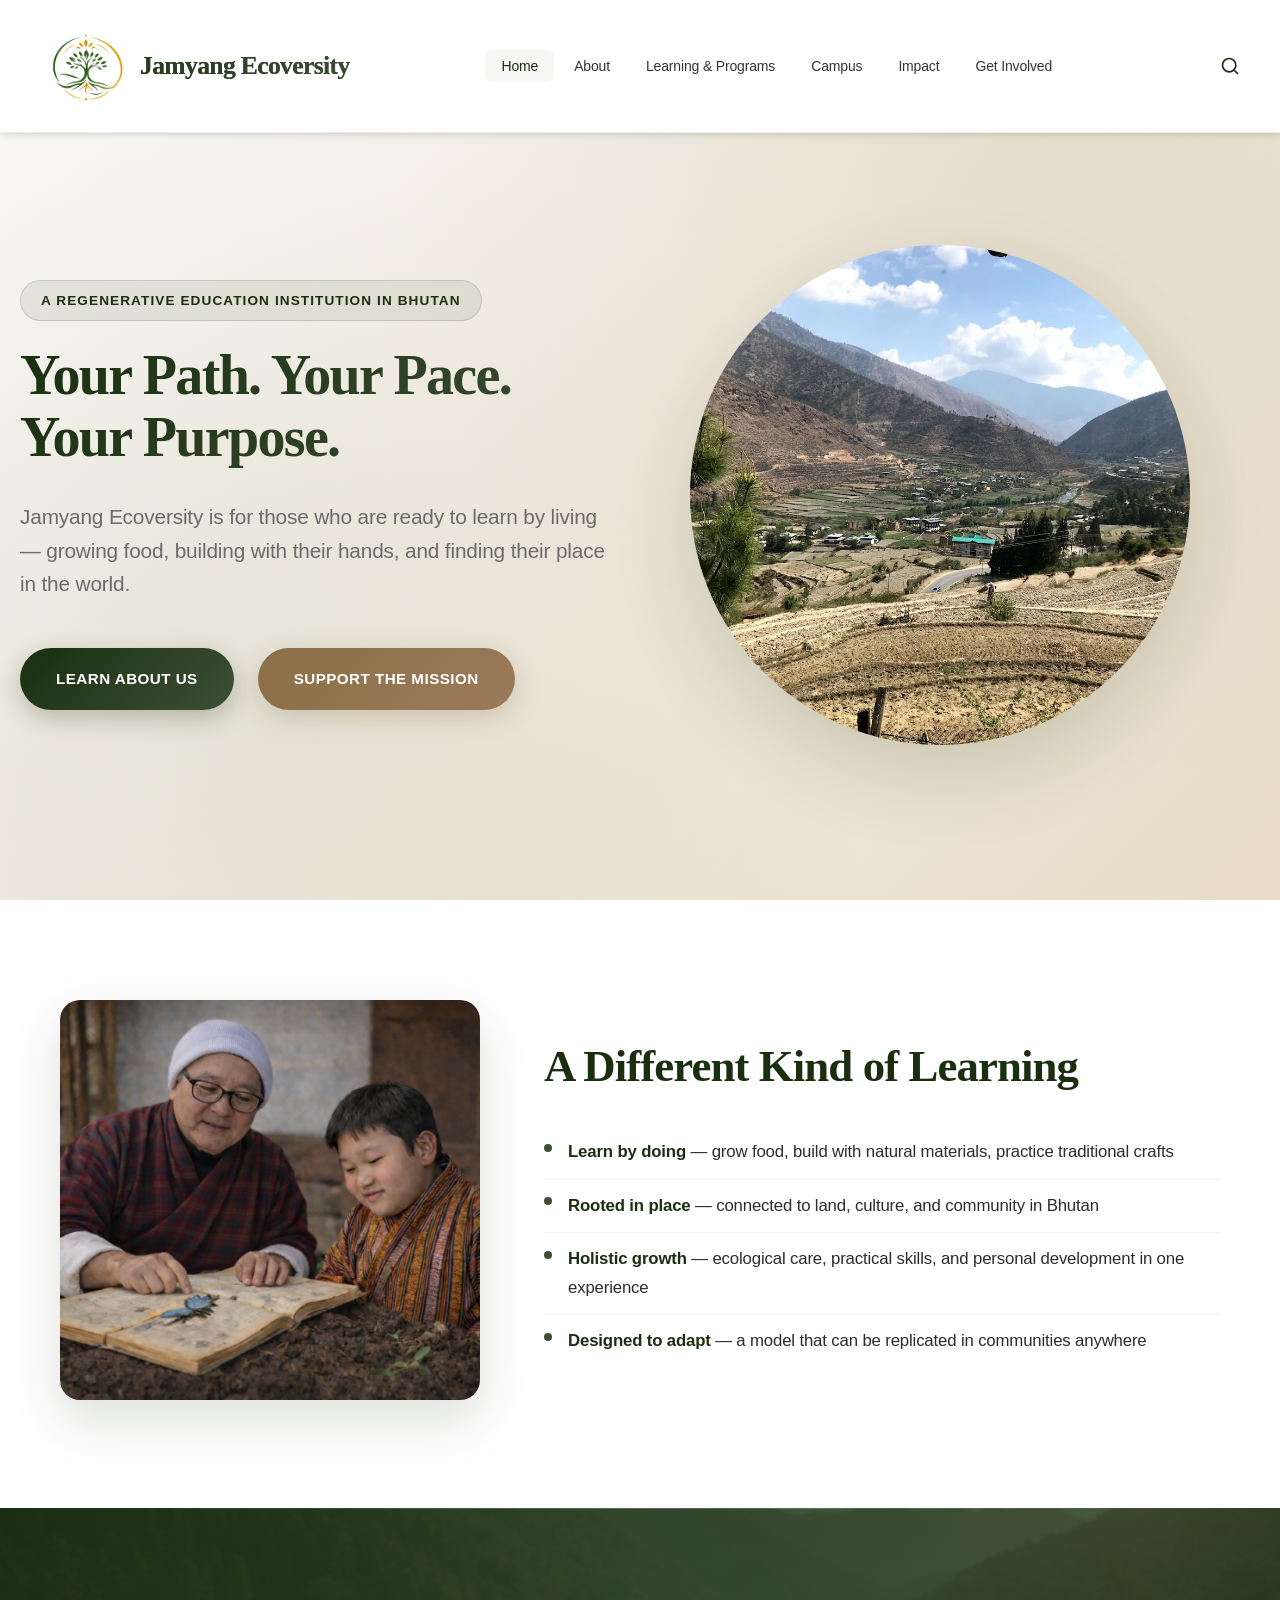
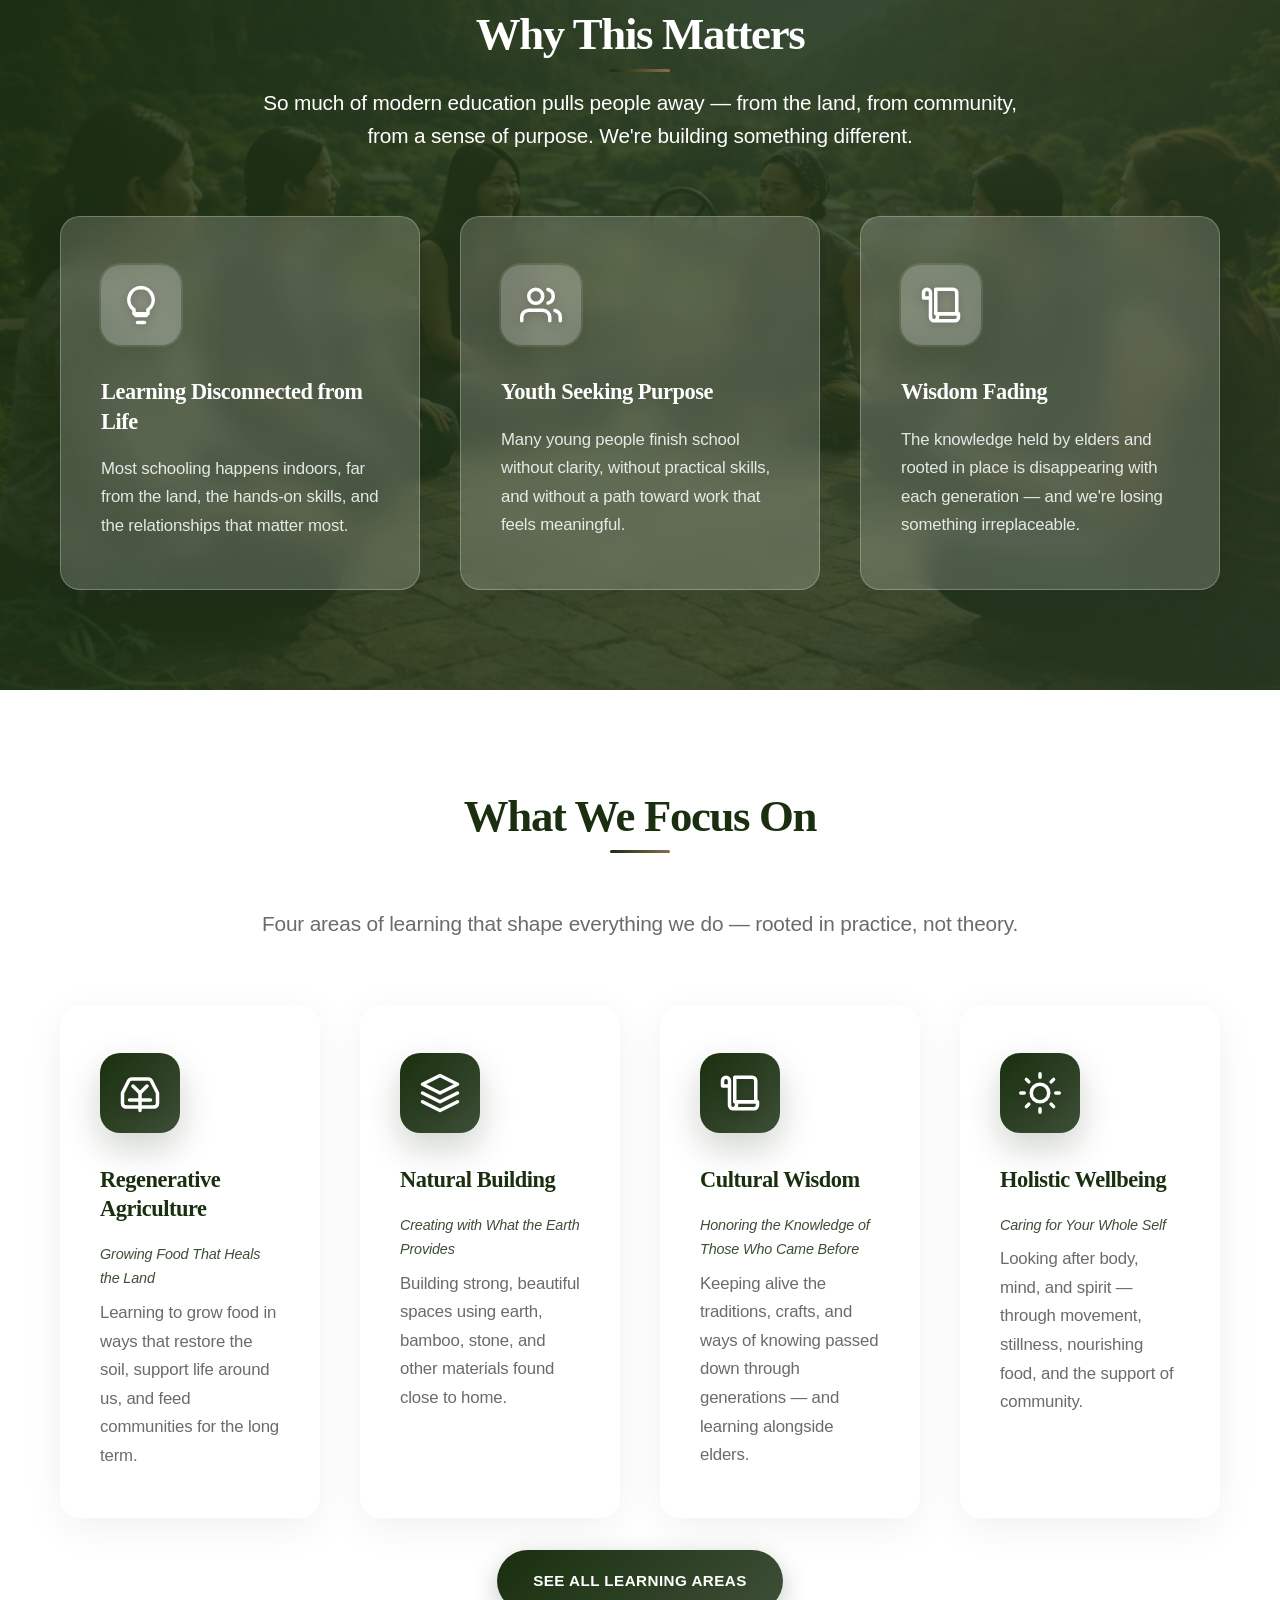
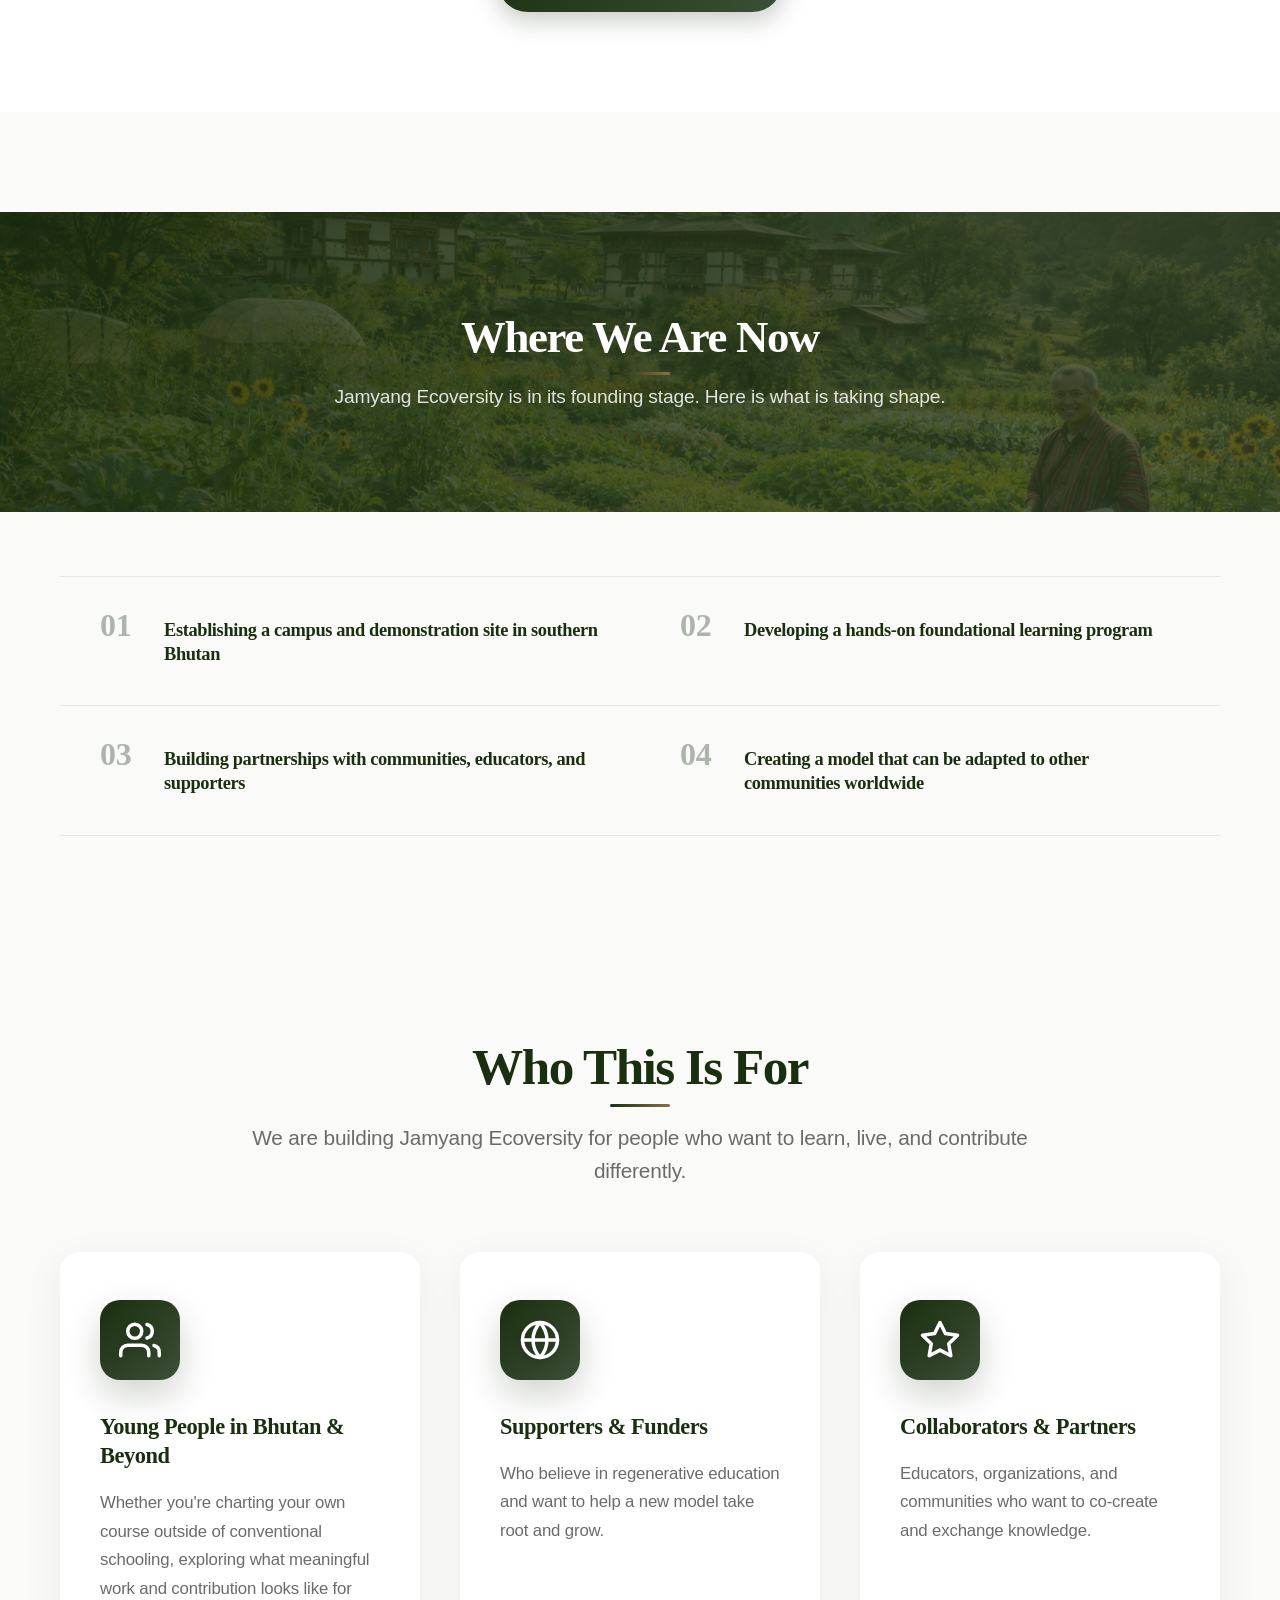
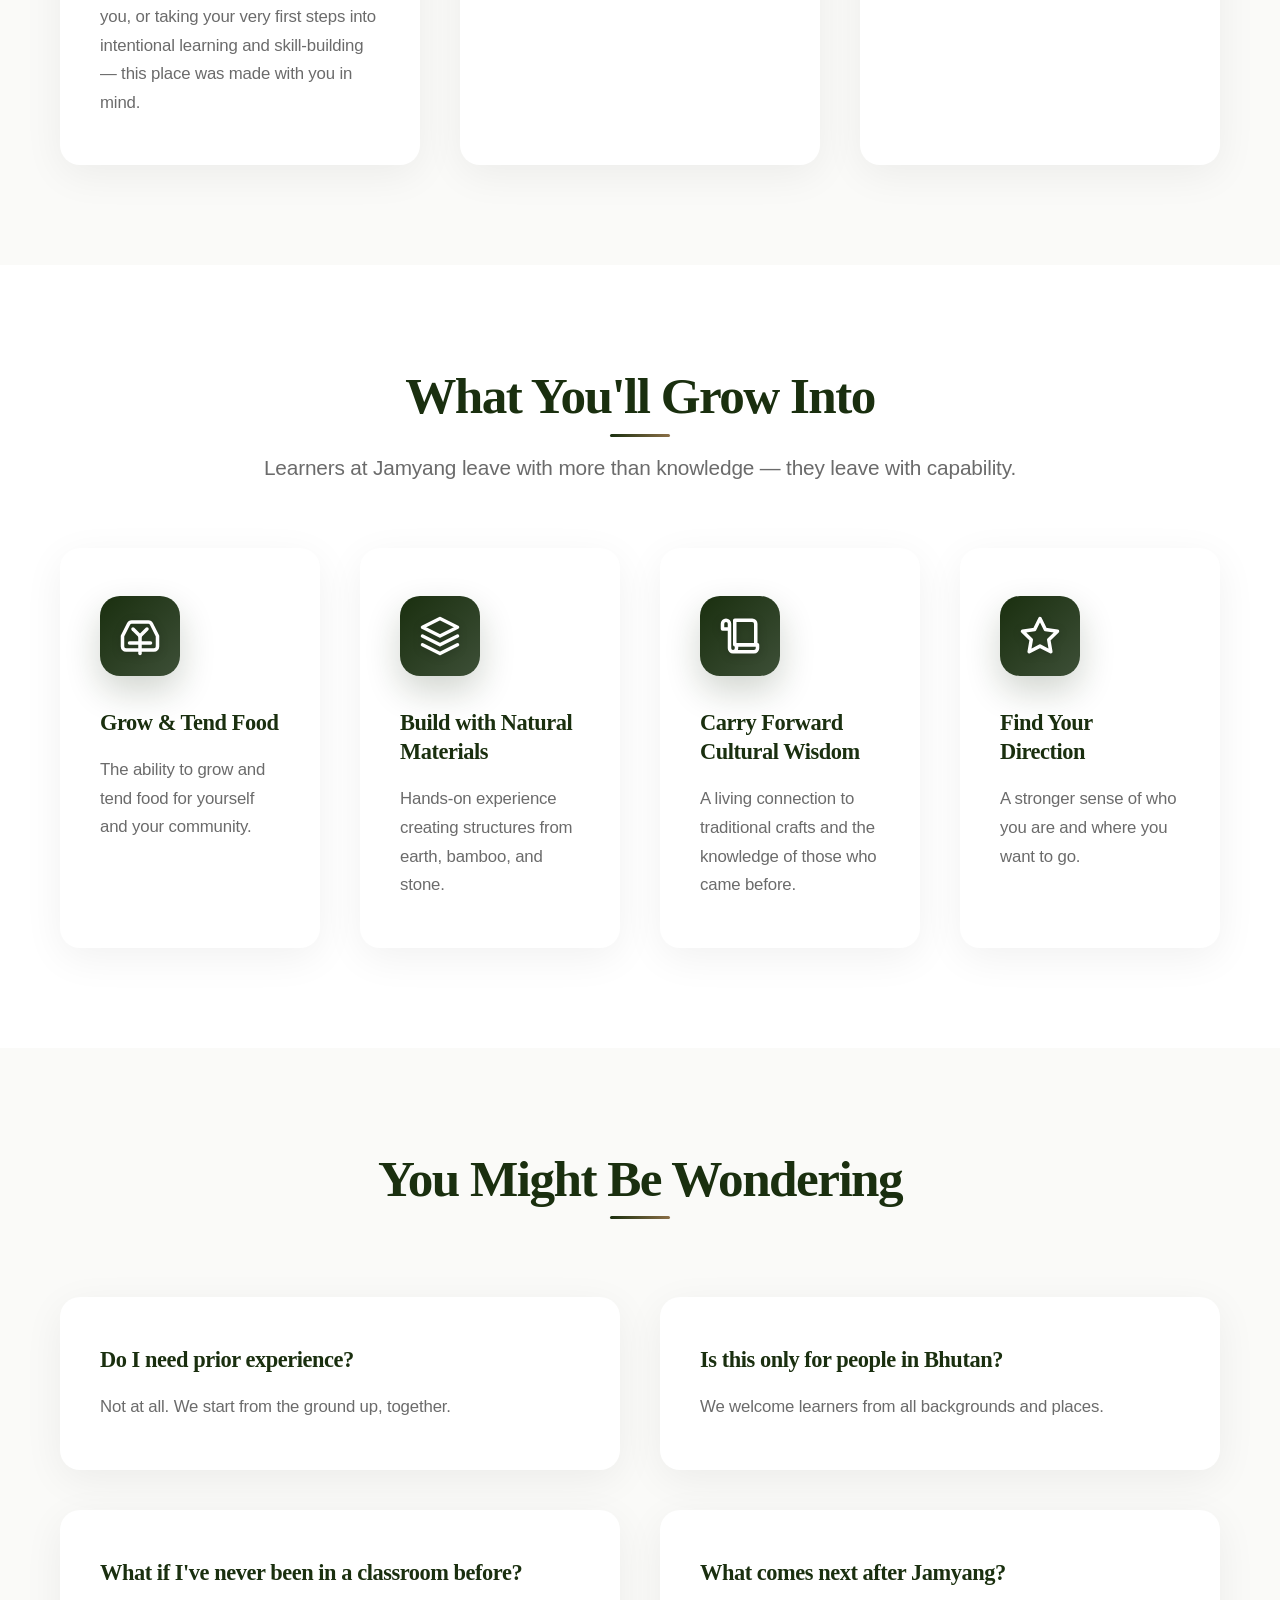
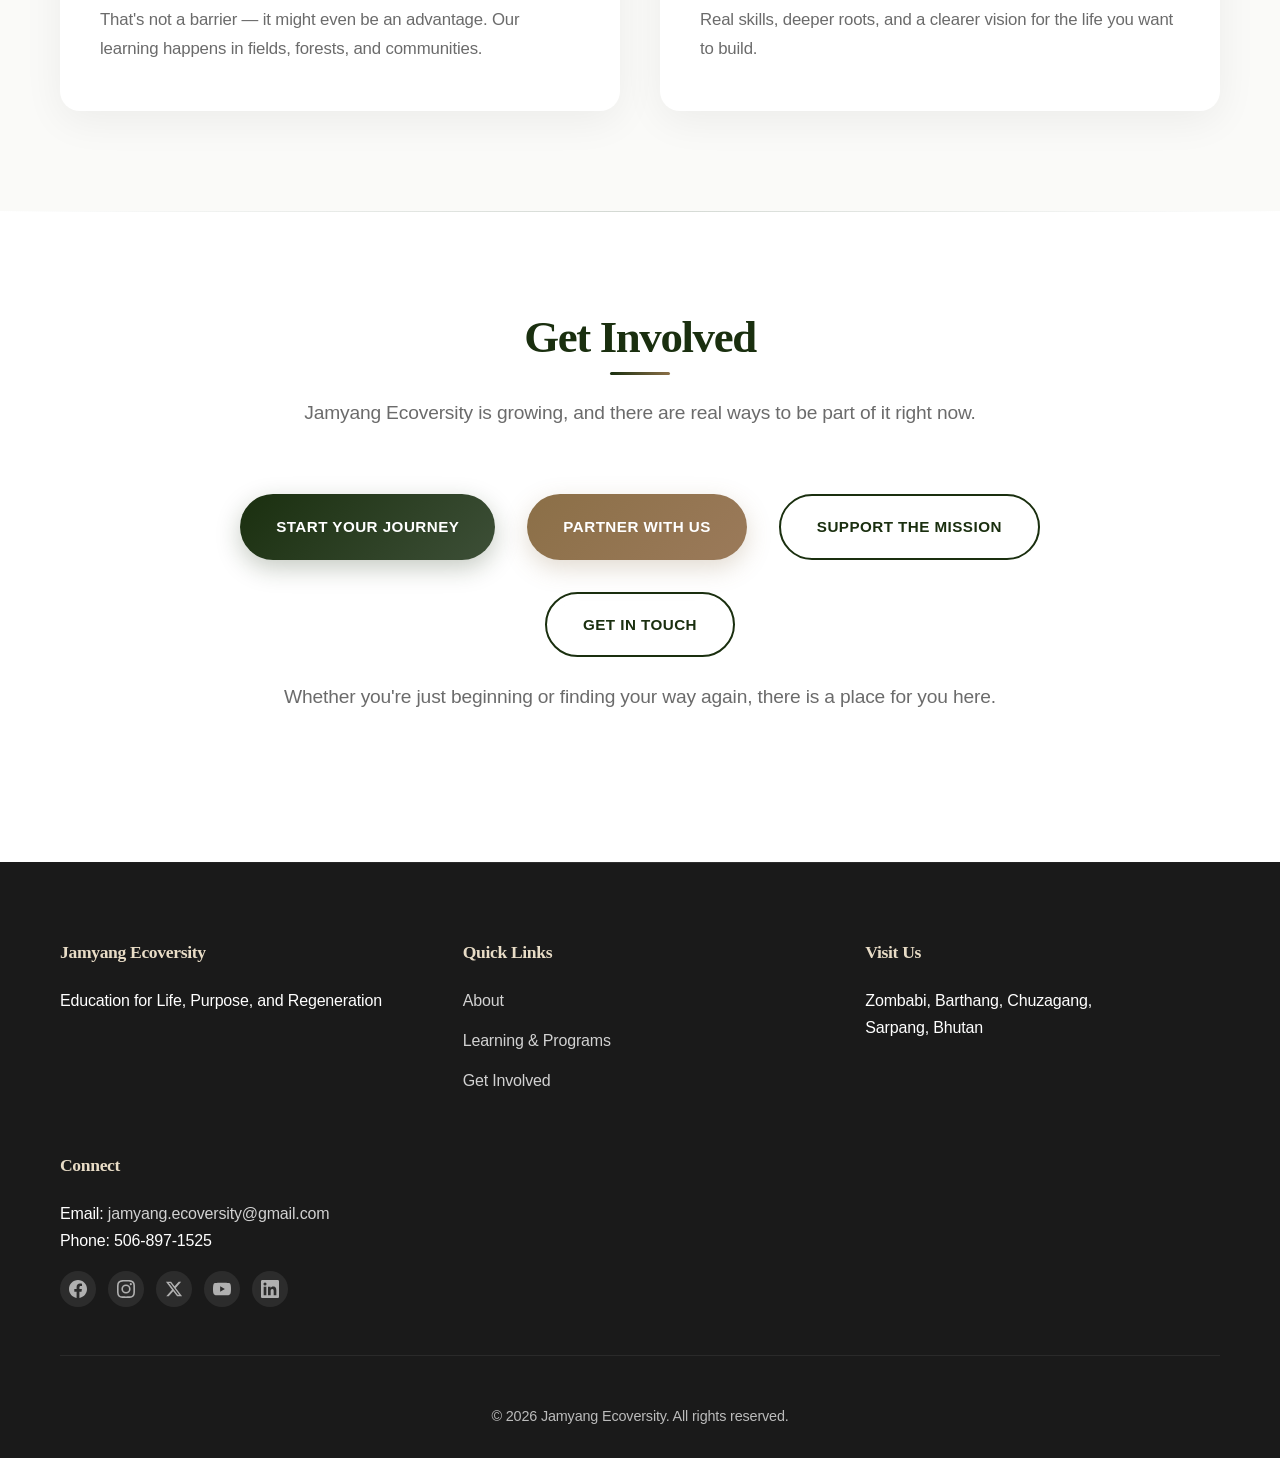
<file: index.html>
<!DOCTYPE html>
<html lang="en">
<head>
    <meta charset="UTF-8">
    <meta name="viewport" content="width=device-width, initial-scale=1.0">
    <title>Jamyang Ecoversity - Education for Life, Purpose, and Regeneration</title>
    <meta name="description" content="A living-learning center nurturing ecological intelligence, cultural rootedness, meaningful livelihoods, and holistic human development.">
    <link rel="stylesheet" href="styles.css">
    <link rel="icon" href="favicon.ico" type="image/x-icon">
</head>
<body>
    <!-- SVG Icons Definition -->
    <svg style="display: none;">
        <defs>
            <!-- Lightbulb / education -->
            <symbol id="icon-education" viewBox="0 0 24 24" fill="none" stroke="#ffffff" stroke-width="2" stroke-linecap="round" stroke-linejoin="round">
                <path d="M9 18h6"/>
                <path d="M10 22h4"/>
                <path d="M12 2a7 7 0 0 0-4 12.7V17h8v-2.3A7 7 0 0 0 12 2z"/>
            </symbol>
            <!-- Globe / ecology -->
            <symbol id="icon-ecology" viewBox="0 0 24 24" fill="none" stroke="#ffffff" stroke-width="2" stroke-linecap="round" stroke-linejoin="round">
                <circle cx="12" cy="12" r="10"/>
                <path d="M2 12h20"/>
                <path d="M12 2a15.3 15.3 0 0 1 4 10 15.3 15.3 0 0 1-4 10 15.3 15.3 0 0 1-4-10 15.3 15.3 0 0 1 4-10z"/>
            </symbol>
            <!-- Coins / livelihood -->
            <symbol id="icon-livelihood" viewBox="0 0 24 24" fill="none" stroke="#ffffff" stroke-width="2" stroke-linecap="round" stroke-linejoin="round">
                <circle cx="8" cy="8" r="6"/>
                <path d="M18.09 10.37A6 6 0 1 1 10.34 18"/>
                <path d="M7 6h2v4"/>
            </symbol>
            <!-- Scroll / culture -->
            <symbol id="icon-culture" viewBox="0 0 24 24" fill="none" stroke="#ffffff" stroke-width="2" stroke-linecap="round" stroke-linejoin="round">
                <path d="M8 21h12a2 2 0 0 0 2-2v-2H10v2a2 2 0 1 1-4 0V5a2 2 0 1 0-4 0v3h4"/>
                <path d="M19 3H9v14h12V5a2 2 0 0 0-2-2z"/>
            </symbol>
            <!-- Sun / wellbeing -->
            <symbol id="icon-wellbeing" viewBox="0 0 24 24" fill="none" stroke="#ffffff" stroke-width="2" stroke-linecap="round" stroke-linejoin="round">
                <circle cx="12" cy="12" r="5"/>
                <path d="M12 1v2M12 21v2M4.22 4.22l1.42 1.42M18.36 18.36l1.42 1.42M1 12h2M21 12h2M4.22 19.78l1.42-1.42M18.36 5.64l1.42-1.42"/>
            </symbol>
            <!-- Handshake / community -->
            <symbol id="icon-community" viewBox="0 0 24 24" fill="none" stroke="#ffffff" stroke-width="2" stroke-linecap="round" stroke-linejoin="round">
                <path d="M17 21v-2a4 4 0 0 0-4-4H5a4 4 0 0 0-4 4v2"/>
                <circle cx="9" cy="7" r="4"/>
                <path d="M23 21v-2a4 4 0 0 0-3-3.87"/>
                <path d="M16 3.13a4 4 0 0 1 0 7.75"/>
            </symbol>
            <!-- Sprout / agriculture -->
            <symbol id="icon-agriculture" viewBox="0 0 24 24" fill="none" stroke="#ffffff" stroke-width="2" stroke-linecap="round" stroke-linejoin="round">
                <path d="M12 22V12"/>
                <path d="M5.45 5.11L2 12v6a2 2 0 0 0 2 2h16a2 2 0 0 0 2-2v-6l-3.45-6.89A2 2 0 0 0 16.76 4H7.24a2 2 0 0 0-1.79 1.11z"/>
                <path d="M6 16h12"/>
                <path d="M12 12l-4-4"/>
                <path d="M12 12l4-4"/>
            </symbol>
            <!-- Layers / building -->
            <symbol id="icon-building" viewBox="0 0 24 24" fill="none" stroke="#ffffff" stroke-width="2" stroke-linecap="round" stroke-linejoin="round">
                <polygon points="12 2 2 7 12 12 22 7 12 2"/>
                <polyline points="2 17 12 22 22 17"/>
                <polyline points="2 12 12 17 22 12"/>
            </symbol>
            <!-- Star / leadership -->
            <symbol id="icon-leadership" viewBox="0 0 24 24" fill="none" stroke="#ffffff" stroke-width="2" stroke-linecap="round" stroke-linejoin="round">
                <polygon points="12 2 15.09 8.26 22 9.27 17 14.14 18.18 21.02 12 17.77 5.82 21.02 7 14.14 2 9.27 8.91 8.26 12 2"/>
            </symbol>
        </defs>
    </svg>
    <header class="header">
        <nav class="nav">
            <div class="nav-container">
                <div class="nav-logo">
                    <h2>
                        <a href="index.html">
                            <img src="pictures/logo.png" alt="Jamyang Ecoversity Logo">
                            <span style="display: inline-block; vertical-align: middle;">Jamyang Ecoversity</span>
                        </a>
                    </h2>
                </div>
                <!-- NAVIGATION LINKS — Edit the links and text below to change the menu -->
                <ul class="nav-menu">
                    <li><a href="index.html" class="nav-link active">Home</a></li>
                    <li><a href="about.html" class="nav-link">About</a></li>
                    <li><a href="programs.html" class="nav-link">Learning & Programs</a></li>
                    <li><a href="campus.html" class="nav-link">Campus</a></li>
                    <li><a href="impact.html" class="nav-link">Impact</a></li>
                    <li><a href="get-involved.html" class="nav-link">Get Involved</a></li>
                </ul>
                <button class="nav-search-btn" id="searchToggle" aria-label="Search">
                    <svg viewBox="0 0 24 24" stroke-linecap="round" stroke-linejoin="round"><circle cx="11" cy="11" r="8"/><line x1="21" y1="21" x2="16.65" y2="16.65"/></svg>
                </button>
                <div class="hamburger">
                    <span></span>
                    <span></span>
                    <span></span>
                </div>
            </div>
        </nav>
        <div class="search-bar" id="searchBar">
            <div class="search-bar-inner">
                <input type="text" id="searchInput" placeholder="Search pages..." autocomplete="off">
                <div class="search-dropdown" id="searchDropdown"></div>
            </div>
        </div>
    </header>

    <main>
        <!-- Hero Section -->
        <section class="hero">
            <div class="hero-content">
                <span class="hero-badge">A Regenerative Education Institution in Bhutan</span>
                <h1 class="hero-title">Your Path. Your Pace. Your Purpose.</h1>
                <p class="hero-subtitle">Jamyang Ecoversity is for those who are ready to learn by living — growing food, building with their hands, and finding their place in the world.</p>
                <div class="hero-buttons">
                    <a href="about.html" class="btn btn-primary">Learn About Us</a>
                    <a href="get-involved.html" class="btn btn-secondary">Support the Mission</a>
                </div>
            </div>
            <div class="hero-image">
                <div class="hero-slideshow">
                    <img src="pictures2/paddy_field-View.jpg" alt="Paddy fields in Bhutan" class="slide-active">
                    <img src="pictures2/paddy_field-View1.jpg" alt="Green landscapes of Bhutan">
                    <img src="pictures2/Bhutanese farming in a terraced garden.png" alt="Terraced farming in Bhutan">
                    <img src="pictures2/teaching_youth.png" alt="Teaching and learning together">
                    <img src="pictures2/making_garden.jpg" alt="Building a garden together">
                </div>
            </div>
        </section>

        <!-- Intro Section (Start Here anchor) -->
        <section class="intro" id="start-here">
            <div class="container">
                <div class="intro-wrapper">
                    <div class="intro-image">
                        <img src="pictures2/Reading together in Bhutanese tradition (1).png" alt="Hands-on learning in a regenerative education setting" class="intro-img">
                    </div>
                    <div class="intro-content">
                        <h2>A Different Kind of Learning</h2>
                        <ul class="quick-list">
                            <li><strong>Learn by doing</strong> — grow food, build with natural materials, practice traditional crafts</li>
                            <li><strong>Rooted in place</strong> — connected to land, culture, and community in Bhutan</li>
                            <li><strong>Holistic growth</strong> — ecological care, practical skills, and personal development in one experience</li>
                            <li><strong>Designed to adapt</strong> — a model that can be replicated in communities anywhere</li>
                        </ul>
                    </div>
                </div>
            </div>
        </section>

        <!-- Why It Matters Section (condensed) -->
        <section class="why-matters">
            <div class="container">
                <div class="section-header">
                    <h2 class="section-title">Why This Matters</h2>
                    <p class="section-subtitle">So much of modern education pulls people away — from the land, from community, from a sense of purpose. We're building something different.</p>
                </div>
                <div class="grid grid-auto">
                    <div class="card">
                        <div class="card-content">
                            <div class="card-icon">
                                <svg width="40" height="40" viewBox="0 0 24 24">
                                    <use href="#icon-education"/>
                                </svg>
                            </div>
                            <h3 class="card-title">Learning Disconnected from Life</h3>
                            <p class="card-description">Most schooling happens indoors, far from the land, the hands-on skills, and the relationships that matter most.</p>
                        </div>
                    </div>
                    <div class="card">
                        <div class="card-content">
                            <div class="card-icon">
                                <svg width="40" height="40" viewBox="0 0 24 24">
                                    <use href="#icon-community"/>
                                </svg>
                            </div>
                            <h3 class="card-title">Youth Seeking Purpose</h3>
                            <p class="card-description">Many young people finish school without clarity, without practical skills, and without a path toward work that feels meaningful.</p>
                        </div>
                    </div>
                    <div class="card">
                        <div class="card-content">
                            <div class="card-icon">
                                <svg width="40" height="40" viewBox="0 0 24 24">
                                    <use href="#icon-culture"/>
                                </svg>
                            </div>
                            <h3 class="card-title">Wisdom Fading</h3>
                            <p class="card-description">The knowledge held by elders and rooted in place is disappearing with each generation — and we're losing something irreplaceable.</p>
                        </div>
                    </div>
                </div>
            </div>
        </section>

        <!-- What We Focus On (4 core pillars, grounded in present) -->
        <section class="pillars">
            <div class="container">
                <div class="section-header">
                    <h2 class="section-title">What We Focus On</h2>
                    <p class="section-subtitle">Four areas of learning that shape everything we do — rooted in practice, not theory.</p>
                </div>
                <div class="grid grid-auto">
                    <div class="card">
                        <div class="card-content">
                            <div class="card-icon">
                                <svg width="40" height="40" viewBox="0 0 24 24">
                                    <use href="#icon-agriculture"/>
                                </svg>
                            </div>
                            <h3 class="card-title">Regenerative Agriculture</h3>
                            <p class="card-subtitle">Growing Food That Heals the Land</p>
                            <p class="card-description">Learning to grow food in ways that restore the soil, support life around us, and feed communities for the long term.</p>
                        </div>
                    </div>
                    <div class="card">
                        <div class="card-content">
                            <div class="card-icon">
                                <svg width="40" height="40" viewBox="0 0 24 24">
                                    <use href="#icon-building"/>
                                </svg>
                            </div>
                            <h3 class="card-title">Natural Building</h3>
                            <p class="card-subtitle">Creating with What the Earth Provides</p>
                            <p class="card-description">Building strong, beautiful spaces using earth, bamboo, stone, and other materials found close to home.</p>
                        </div>
                    </div>
                    <div class="card">
                        <div class="card-content">
                            <div class="card-icon">
                                <svg width="40" height="40" viewBox="0 0 24 24">
                                    <use href="#icon-culture"/>
                                </svg>
                            </div>
                            <h3 class="card-title">Cultural Wisdom</h3>
                            <p class="card-subtitle">Honoring the Knowledge of Those Who Came Before</p>
                            <p class="card-description">Keeping alive the traditions, crafts, and ways of knowing passed down through generations — and learning alongside elders.</p>
                        </div>
                    </div>
                    <div class="card">
                        <div class="card-content">
                            <div class="card-icon">
                                <svg width="40" height="40" viewBox="0 0 24 24">
                                    <use href="#icon-wellbeing"/>
                                </svg>
                            </div>
                            <h3 class="card-title">Holistic Wellbeing</h3>
                            <p class="card-subtitle">Caring for Your Whole Self</p>
                            <p class="card-description">Looking after body, mind, and spirit — through movement, stillness, nourishing food, and the support of community.</p>
                        </div>
                    </div>
                </div>
                <div class="learning-cta" style="margin-top: 2rem;">
                    <a href="programs.html" class="btn btn-primary">See All Learning Areas</a>
                </div>
            </div>
        </section>

        <!-- What We're Building (replaces 8-area listing) -->
        <section class="featured-learning">
            <div class="pillars-hero">
                <img src="pictures2/Bhutanese farming in a terraced garden.png" alt="" class="pillars-hero-bg">
                <div class="pillars-hero-overlay"></div>
                <div class="pillars-hero-content">
                    <h2 class="section-title">Where We Are Now</h2>
                    <p class="section-subtitle">Jamyang Ecoversity is in its founding stage. Here is what is taking shape.</p>
                </div>
            </div>
            <div class="container">
                <div class="areas-list">
                    <div class="area-row">
                        <span class="area-num">01</span>
                        <h3 class="area-title">Establishing a campus and demonstration site in southern Bhutan</h3>
                    </div>
                    <div class="area-row">
                        <span class="area-num">02</span>
                        <h3 class="area-title">Developing a hands-on foundational learning program</h3>
                    </div>
                    <div class="area-row">
                        <span class="area-num">03</span>
                        <h3 class="area-title">Building partnerships with communities, educators, and supporters</h3>
                    </div>
                    <div class="area-row">
                        <span class="area-num">04</span>
                        <h3 class="area-title">Creating a model that can be adapted to other communities worldwide</h3>
                    </div>
                </div>
            </div>
        </section>

        <!-- Who This Is For (more specific) -->
        <section class="who-serves" id="who-it-serves">
            <div class="container">
                <div class="section-header">
                    <h2 class="section-title">Who This Is For</h2>
                    <p class="section-subtitle">We are building Jamyang Ecoversity for people who want to learn, live, and contribute differently.</p>
                </div>
                <div class="grid grid-auto">
                    <div class="card">
                        <div class="card-content">
                            <div class="card-icon">
                                <svg width="40" height="40" viewBox="0 0 24 24">
                                    <use href="#icon-community"/>
                                </svg>
                            </div>
                            <h3 class="card-title">Young People in Bhutan & Beyond</h3>
                            <p class="card-description">Whether you're charting your own course outside of conventional schooling, exploring what meaningful work and contribution looks like for you, or taking your very first steps into intentional learning and skill-building — this place was made with you in mind.</p>
                        </div>
                    </div>
                    <div class="card">
                        <div class="card-content">
                            <div class="card-icon">
                                <svg width="40" height="40" viewBox="0 0 24 24">
                                    <use href="#icon-ecology"/>
                                </svg>
                            </div>
                            <h3 class="card-title">Supporters & Funders</h3>
                            <p class="card-description">Who believe in regenerative education and want to help a new model take root and grow.</p>
                        </div>
                    </div>
                    <div class="card">
                        <div class="card-content">
                            <div class="card-icon">
                                <svg width="40" height="40" viewBox="0 0 24 24">
                                    <use href="#icon-leadership"/>
                                </svg>
                            </div>
                            <h3 class="card-title">Collaborators & Partners</h3>
                            <p class="card-description">Educators, organizations, and communities who want to co-create and exchange knowledge.</p>
                        </div>
                    </div>
                </div>
            </div>
        </section>

        <!-- What You'll Grow Into -->
        <section class="outcomes" id="outcomes">
            <div class="container">
                <div class="section-header">
                    <h2 class="section-title">What You'll Grow Into</h2>
                    <p class="section-subtitle">Learners at Jamyang leave with more than knowledge — they leave with capability.</p>
                </div>
                <div class="grid grid-auto">
                    <div class="card">
                        <div class="card-content">
                            <div class="card-icon">
                                <svg width="40" height="40" viewBox="0 0 24 24">
                                    <use href="#icon-agriculture"/>
                                </svg>
                            </div>
                            <h3 class="card-title">Grow & Tend Food</h3>
                            <p class="card-description">The ability to grow and tend food for yourself and your community.</p>
                        </div>
                    </div>
                    <div class="card">
                        <div class="card-content">
                            <div class="card-icon">
                                <svg width="40" height="40" viewBox="0 0 24 24">
                                    <use href="#icon-building"/>
                                </svg>
                            </div>
                            <h3 class="card-title">Build with Natural Materials</h3>
                            <p class="card-description">Hands-on experience creating structures from earth, bamboo, and stone.</p>
                        </div>
                    </div>
                    <div class="card">
                        <div class="card-content">
                            <div class="card-icon">
                                <svg width="40" height="40" viewBox="0 0 24 24">
                                    <use href="#icon-culture"/>
                                </svg>
                            </div>
                            <h3 class="card-title">Carry Forward Cultural Wisdom</h3>
                            <p class="card-description">A living connection to traditional crafts and the knowledge of those who came before.</p>
                        </div>
                    </div>
                    <div class="card">
                        <div class="card-content">
                            <div class="card-icon">
                                <svg width="40" height="40" viewBox="0 0 24 24">
                                    <use href="#icon-leadership"/>
                                </svg>
                            </div>
                            <h3 class="card-title">Find Your Direction</h3>
                            <p class="card-description">A stronger sense of who you are and where you want to go.</p>
                        </div>
                    </div>
                </div>
            </div>
        </section>

        <!-- FAQ -->
        <section class="home-faq">
            <div class="container">
                <div class="section-header">
                    <h2 class="section-title">You Might Be Wondering</h2>
                </div>
                <div class="grid grid-2 home-faq-grid">
                    <div class="card">
                        <div class="card-content">
                            <h3 class="card-title">Do I need prior experience?</h3>
                            <p class="card-description">Not at all. We start from the ground up, together.</p>
                        </div>
                    </div>
                    <div class="card">
                        <div class="card-content">
                            <h3 class="card-title">Is this only for people in Bhutan?</h3>
                            <p class="card-description">We welcome learners from all backgrounds and places.</p>
                        </div>
                    </div>
                    <div class="card">
                        <div class="card-content">
                            <h3 class="card-title">What if I've never been in a classroom before?</h3>
                            <p class="card-description">That's not a barrier — it might even be an advantage. Our learning happens in fields, forests, and communities.</p>
                        </div>
                    </div>
                    <div class="card">
                        <div class="card-content">
                            <h3 class="card-title">What comes next after Jamyang?</h3>
                            <p class="card-description">Real skills, deeper roots, and a clearer vision for the life you want to build.</p>
                        </div>
                    </div>
                </div>
            </div>
        </section>

        <!-- Call to Action — Explicit Pathways -->
        <section class="cta">
            <div class="container">
                <div class="section-header">
                    <h2 class="section-title">Get Involved</h2>
                    <p class="section-subtitle">Jamyang Ecoversity is growing, and there are real ways to be part of it right now.</p>
                </div>
                <div class="cta-content">
                    <div class="cta-buttons">
                        <a href="programs.html" class="btn btn-primary">Start Your Journey</a>
                        <a href="get-involved.html" class="btn btn-secondary">Partner With Us</a>
                        <a href="get-involved.html" class="btn btn-outline">Support the Mission</a>
                        <a href="get-involved.html" class="btn btn-outline">Get in Touch</a>
                    </div>
                    <p class="cta-trust">Whether you're just beginning or finding your way again, there is a place for you here.</p>
                </div>
            </div>
        </section>
    </main>

    <!-- FOOTER — Edit contact details, links, and copyright below -->
    <footer class="footer">
        <div class="container">
            <div class="footer-content">
                <div class="footer-section">
                    <h3>Jamyang Ecoversity</h3>
                    <p>Education for Life, Purpose, and Regeneration</p>
                </div>
                <div class="footer-section">
                    <h4>Quick Links</h4>
                    <ul>
                        <li><a href="about.html">About</a></li>
                        <li><a href="programs.html">Learning & Programs</a></li>
                        <li><a href="get-involved.html">Get Involved</a></li>
                    </ul>
                </div>
                <div class="footer-section">
                    <!-- ADDRESS — Edit your address below -->
                    <h4>Visit Us</h4>
                    <p>Zombabi, Barthang, Chuzagang,<br>Sarpang, Bhutan</p>
                </div>
                <div class="footer-section">
                    <!-- CONTACT DETAILS — Edit email and phone below -->
                    <h4>Connect</h4>
                    <p>Email: <a href="mailto:jamyang.ecoversity@gmail.com" style="color: inherit;">jamyang.ecoversity@gmail.com</a></p>
                    <p>Phone: 506-897-1525</p>
                    <div class="footer-social">
                        <a href="#" aria-label="Facebook"><svg viewBox="0 0 24 24" fill="currentColor"><path d="M24 12.073c0-6.627-5.373-12-12-12s-12 5.373-12 12c0 5.99 4.388 10.954 10.125 11.854v-8.385H7.078v-3.47h3.047V9.43c0-3.007 1.792-4.669 4.533-4.669 1.312 0 2.686.235 2.686.235v2.953H15.83c-1.491 0-1.956.925-1.956 1.874v2.25h3.328l-.532 3.47h-2.796v8.385C19.612 23.027 24 18.062 24 12.073z"/></svg></a>
                        <a href="#" aria-label="Instagram"><svg viewBox="0 0 24 24" fill="currentColor"><path d="M12 2.163c3.204 0 3.584.012 4.85.07 3.252.148 4.771 1.691 4.919 4.919.058 1.265.069 1.645.069 4.849 0 3.205-.012 3.584-.069 4.849-.149 3.225-1.664 4.771-4.919 4.919-1.266.058-1.644.07-4.85.07-3.204 0-3.584-.012-4.849-.07-3.26-.149-4.771-1.699-4.919-4.92-.058-1.265-.07-1.644-.07-4.849 0-3.204.013-3.583.07-4.849.149-3.227 1.664-4.771 4.919-4.919 1.266-.057 1.645-.069 4.849-.069zM12 0C8.741 0 8.333.014 7.053.072 2.695.272.273 2.69.073 7.052.014 8.333 0 8.741 0 12c0 3.259.014 3.668.072 4.948.2 4.358 2.618 6.78 6.98 6.98C8.333 23.986 8.741 24 12 24c3.259 0 3.668-.014 4.948-.072 4.354-.2 6.782-2.618 6.979-6.98.059-1.28.073-1.689.073-4.948 0-3.259-.014-3.667-.072-4.947-.196-4.354-2.617-6.78-6.979-6.98C15.668.014 15.259 0 12 0zm0 5.838a6.162 6.162 0 100 12.324 6.162 6.162 0 000-12.324zM12 16a4 4 0 110-8 4 4 0 010 8zm6.406-11.845a1.44 1.44 0 100 2.881 1.44 1.44 0 000-2.881z"/></svg></a>
                        <a href="#" aria-label="Twitter / X"><svg viewBox="0 0 24 24" fill="currentColor"><path d="M18.244 2.25h3.308l-7.227 8.26 8.502 11.24H16.17l-5.214-6.817L4.99 21.75H1.68l7.73-8.835L1.254 2.25H8.08l4.713 6.231zm-1.161 17.52h1.833L7.084 4.126H5.117z"/></svg></a>
                        <a href="#" aria-label="YouTube"><svg viewBox="0 0 24 24" fill="currentColor"><path d="M23.498 6.186a3.016 3.016 0 00-2.122-2.136C19.505 3.545 12 3.545 12 3.545s-7.505 0-9.377.505A3.017 3.017 0 00.502 6.186C0 8.07 0 12 0 12s0 3.93.502 5.814a3.016 3.016 0 002.122 2.136c1.871.505 9.376.505 9.376.505s7.505 0 9.377-.505a3.015 3.015 0 002.122-2.136C24 15.93 24 12 24 12s0-3.93-.502-5.814zM9.545 15.568V8.432L15.818 12l-6.273 3.568z"/></svg></a>
                        <a href="#" aria-label="LinkedIn"><svg viewBox="0 0 24 24" fill="currentColor"><path d="M20.447 20.452h-3.554v-5.569c0-1.328-.027-3.037-1.852-3.037-1.853 0-2.136 1.445-2.136 2.939v5.667H9.351V9h3.414v1.561h.046c.477-.9 1.637-1.85 3.37-1.85 3.601 0 4.267 2.37 4.267 5.455v6.286zM5.337 7.433a2.062 2.062 0 01-2.063-2.065 2.064 2.064 0 112.063 2.065zm1.782 13.019H3.555V9h3.564v11.452zM22.225 0H1.771C.792 0 0 .774 0 1.729v20.542C0 23.227.792 24 1.771 24h20.451C23.2 24 24 23.227 24 22.271V1.729C24 .774 23.2 0 22.222 0h.003z"/></svg></a>
                    </div>
                </div>
            </div>
            <div class="footer-bottom">
                <!-- COPYRIGHT YEAR — Update the year below -->
                <p>&copy; 2026 Jamyang Ecoversity. All rights reserved.</p>
            </div>
        </div>
    </footer>

    <script src="script.js"></script>
</body>
</html>
</file>
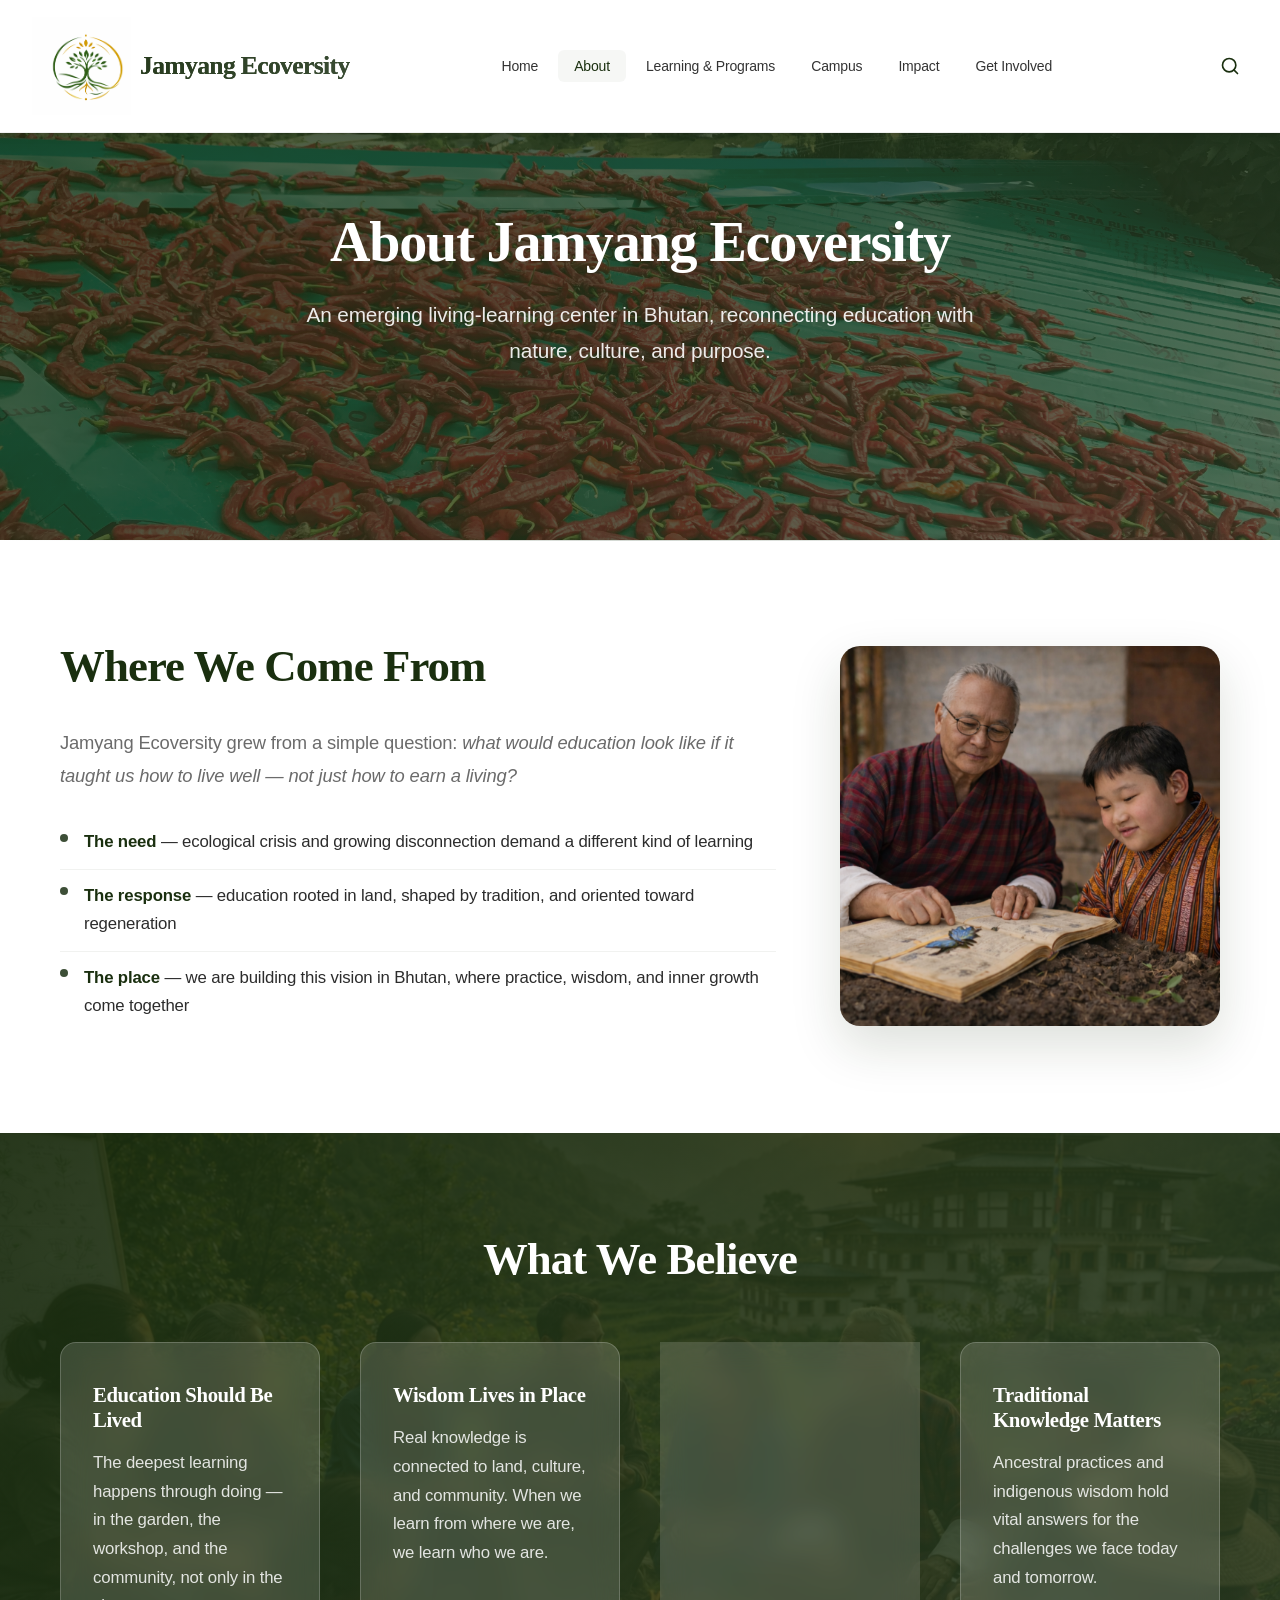
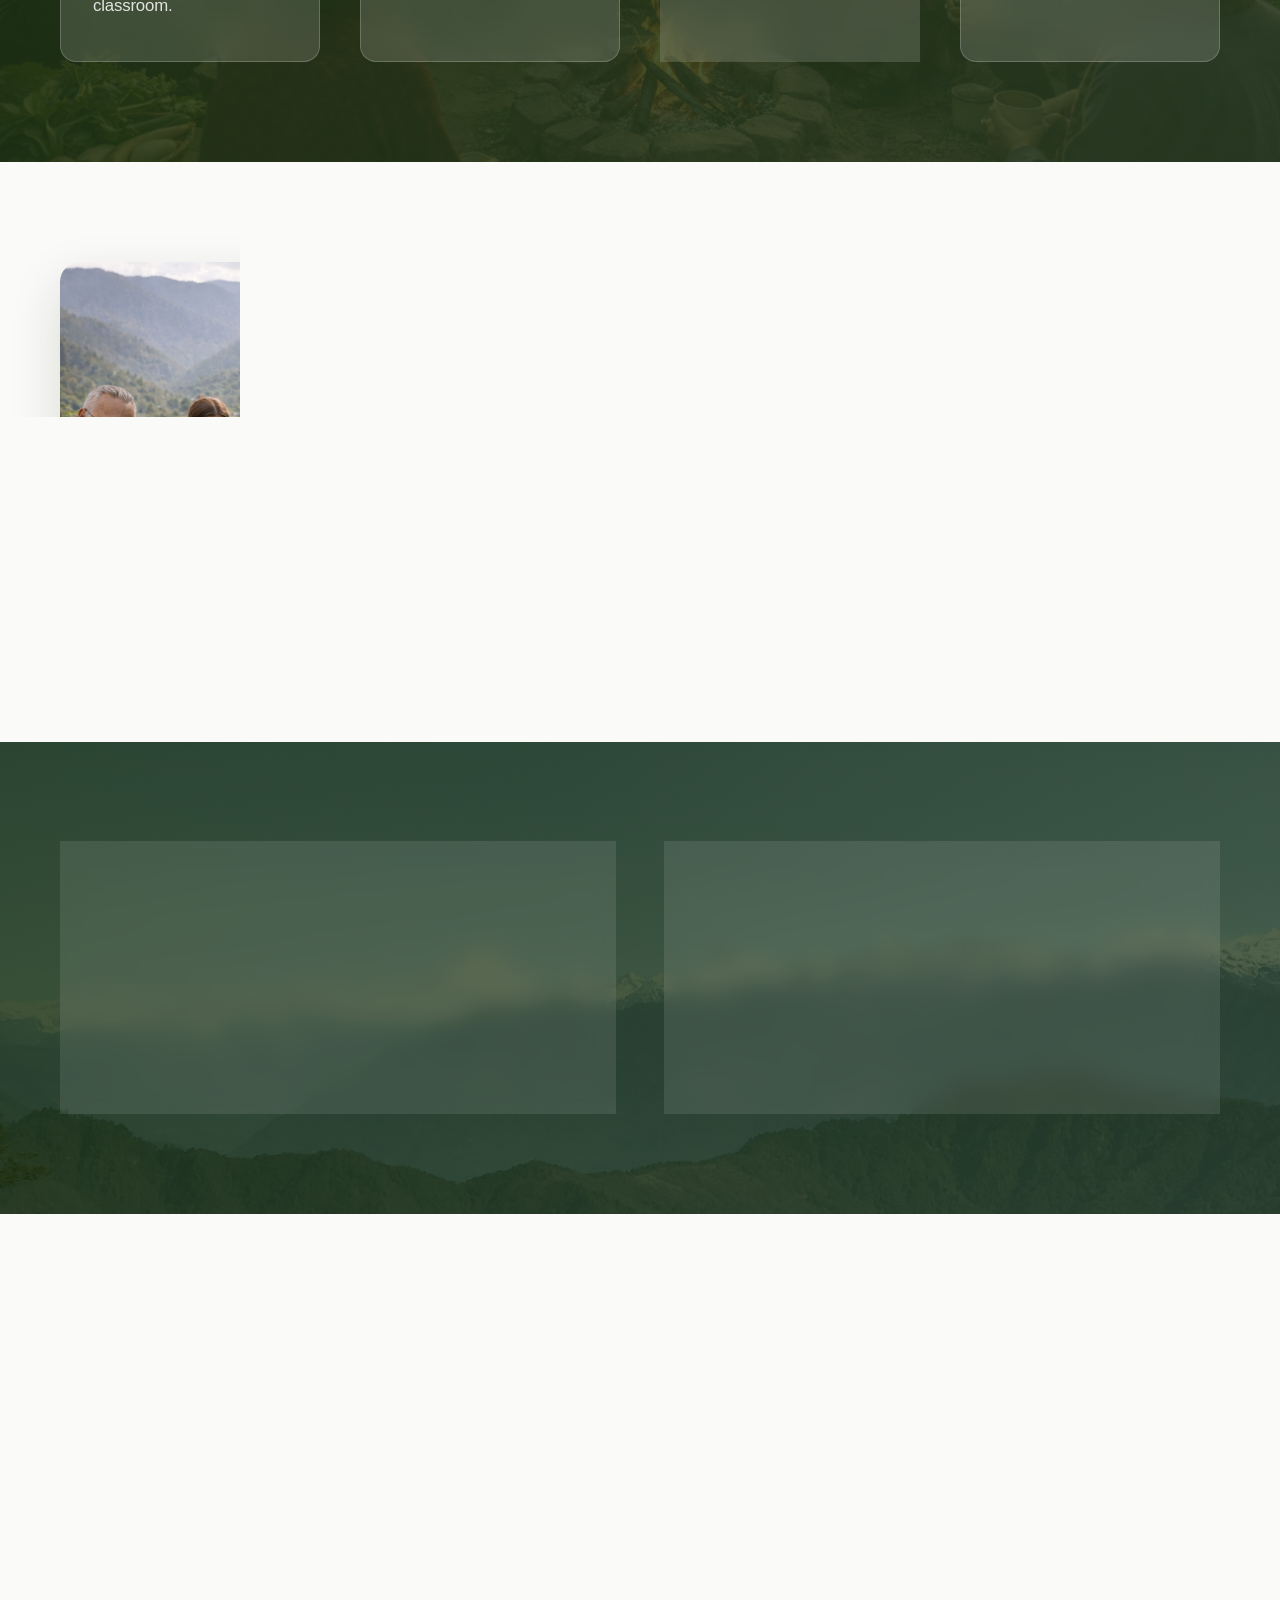
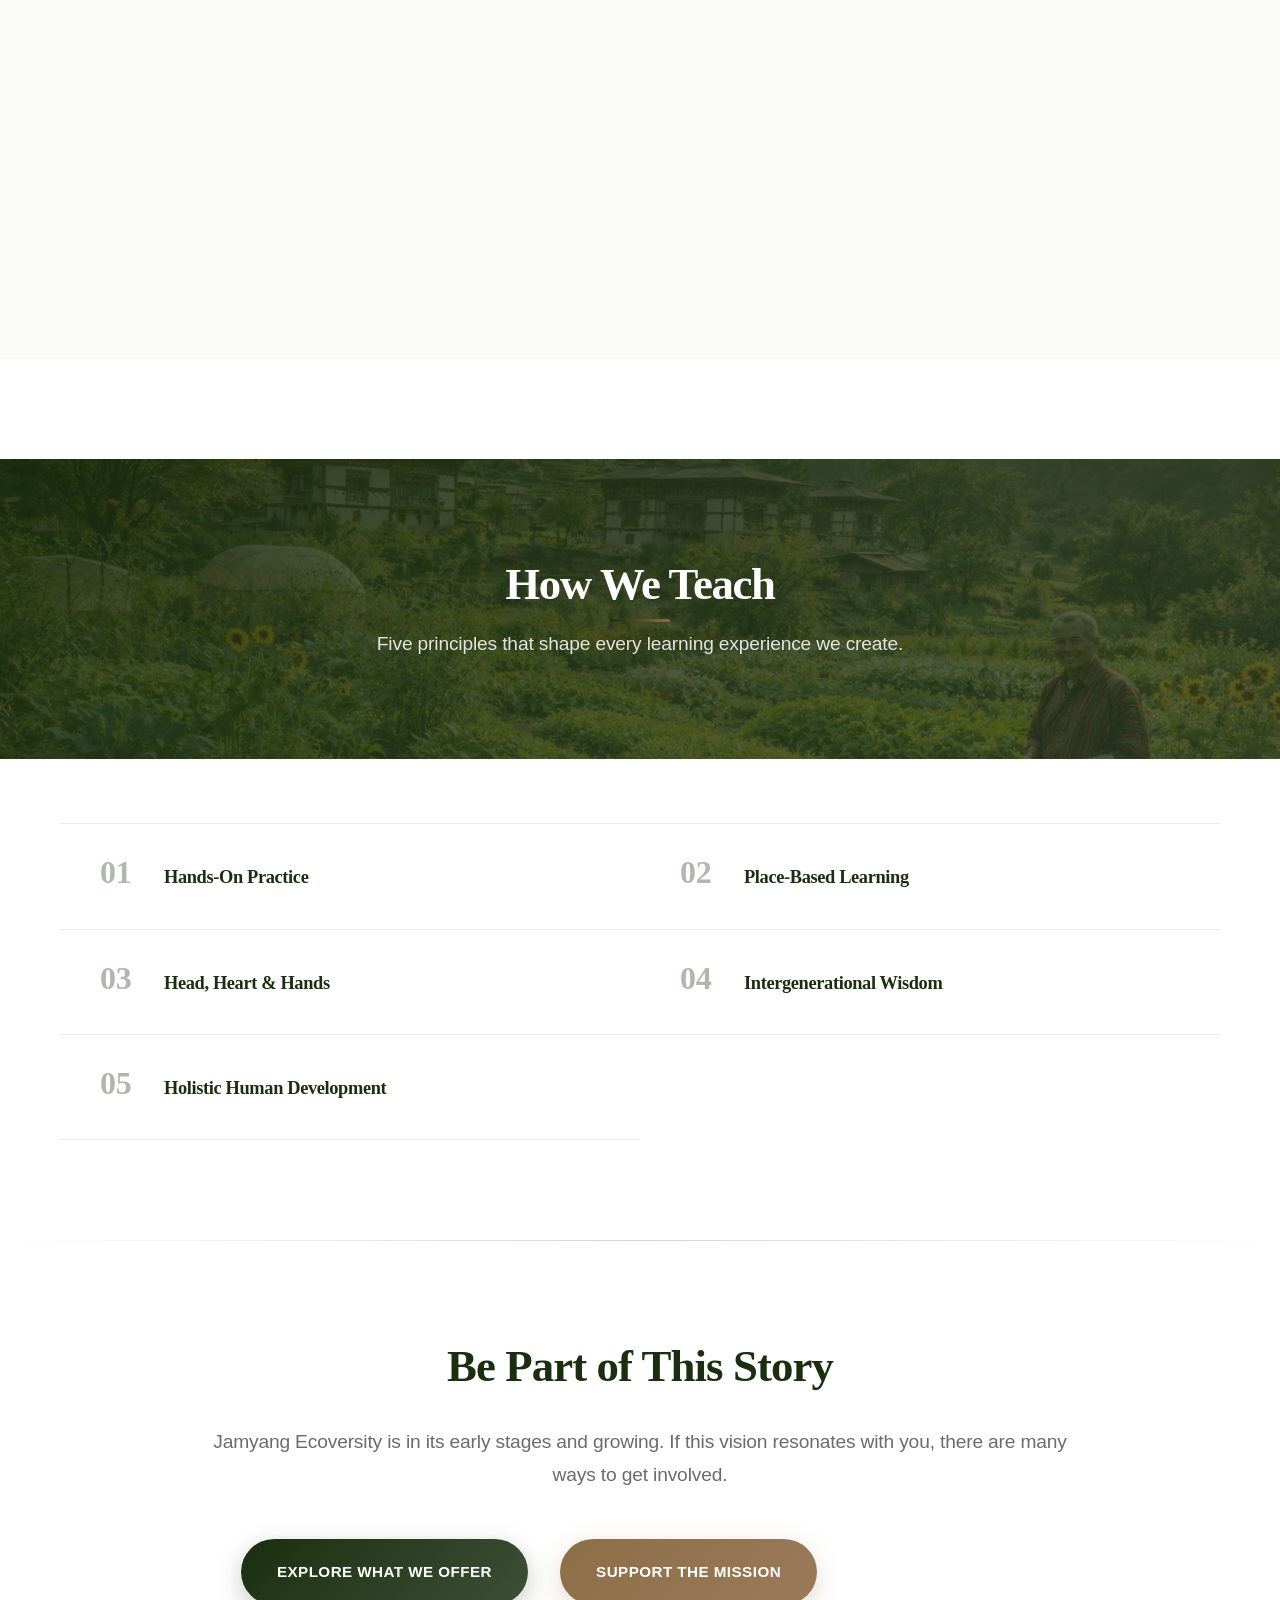
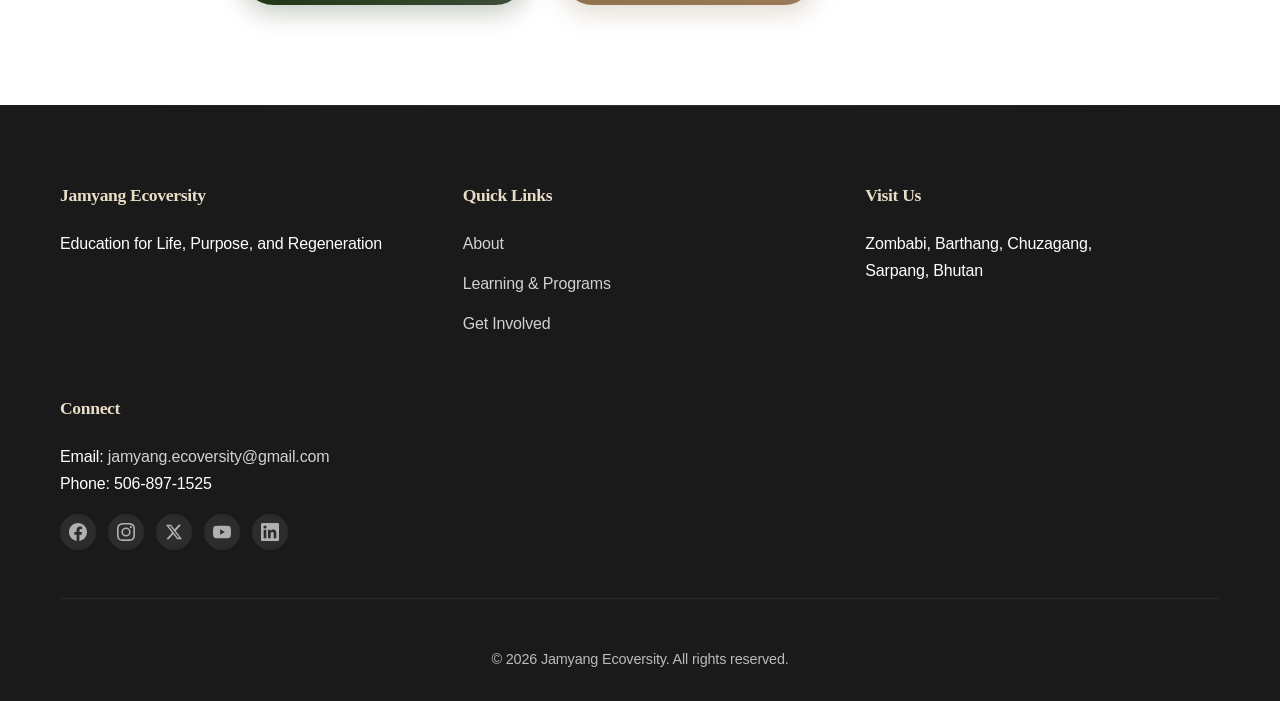
<file: about.html>
<!DOCTYPE html>
<html lang="en">
<head>
    <meta charset="UTF-8">
    <meta name="viewport" content="width=device-width, initial-scale=1.0">
    <title>About - Jamyang Ecoversity</title>
    <meta name="description" content="Learn about Jamyang Ecoversity's story, vision, mission, values, and educational approach to regenerative learning.">
    <link rel="stylesheet" href="styles.css">
    <link rel="icon" href="favicon.ico" type="image/x-icon">
</head>
<body>
    <header class="header">
        <nav class="nav">
            <div class="nav-container">
                <div class="nav-logo">
                    <h2>
                        <a href="index.html">
                            <img src="pictures/logo.png" alt="Jamyang Ecoversity Logo">
                            <span style="display: inline-block; vertical-align: middle;">Jamyang Ecoversity</span>
                        </a>
                    </h2>
                </div>
                <ul class="nav-menu">
                    <li><a href="index.html" class="nav-link">Home</a></li>
                    <li><a href="about.html" class="nav-link active">About</a></li>
                    <li><a href="programs.html" class="nav-link">Learning & Programs</a></li>
                    <li><a href="campus.html" class="nav-link">Campus</a></li>
                    <li><a href="impact.html" class="nav-link">Impact</a></li>
                    <li><a href="get-involved.html" class="nav-link">Get Involved</a></li>
                </ul>
                <button class="nav-search-btn" id="searchToggle" aria-label="Search">
                    <svg viewBox="0 0 24 24" stroke-linecap="round" stroke-linejoin="round"><circle cx="11" cy="11" r="8"/><line x1="21" y1="21" x2="16.65" y2="16.65"/></svg>
                </button>
                <div class="hamburger">
                    <span></span>
                    <span></span>
                    <span></span>
                </div>
            </div>
        </nav>
        <div class="search-bar" id="searchBar">
            <div class="search-bar-inner">
                <input type="text" id="searchInput" placeholder="Search pages..." autocomplete="off">
                <div class="search-dropdown" id="searchDropdown"></div>
            </div>
        </div>
    </header>

    <main>
        <!-- Page Hero -->
        <section class="about-hero">
            <img src="pictures2/IMG_2846.JPG" alt="" class="about-hero-bg">
            <div class="about-hero-overlay"></div>
            <div class="about-hero-content">
                <h1>About Jamyang Ecoversity</h1>
                <p>An emerging living-learning center in Bhutan, reconnecting education with nature, culture, and purpose.</p>
            </div>
        </section>

        <!-- Our Story -->
        <section class="story">
            <div class="container">
                <div class="story-wrapper">
                    <div class="story-content">
                        <h2>Where We Come From</h2>
                        <p>Jamyang Ecoversity grew from a simple question: <em>what would education look like if it taught us how to live well — not just how to earn a living?</em></p>
                        <ul class="quick-list">
                            <li><strong>The need</strong> — ecological crisis and growing disconnection demand a different kind of learning</li>
                            <li><strong>The response</strong> — education rooted in land, shaped by tradition, and oriented toward regeneration</li>
                            <li><strong>The place</strong> — we are building this vision in Bhutan, where practice, wisdom, and inner growth come together</li>
                        </ul>
                    </div>
                    <div class="story-image">
                        <img src="pictures2/Grandfather and grandson share a moment.png" alt="Community at Jamyang Ecoversity">
                    </div>
                </div>
            </div>
        </section>

        <!-- What We Believe -->
        <section class="challenge">
            <img src="pictures2/Village gathering by the fire in Bhutan.png" alt="" class="challenge-bg">
            <div class="challenge-overlay"></div>
            <div class="container challenge-inner">
                <h2>What We Believe</h2>
                <div class="challenge-grid">
                    <div class="challenge-item">
                        <h3>Education Should Be Lived</h3>
                        <p>The deepest learning happens through doing — in the garden, the workshop, and the community, not only in the classroom.</p>
                    </div>
                    <div class="challenge-item">
                        <h3>Wisdom Lives in Place</h3>
                        <p>Real knowledge is connected to land, culture, and community. When we learn from where we are, we learn who we are.</p>
                    </div>
                    <div class="challenge-item">
                        <h3>Success Is More Than a Career</h3>
                        <p>A good education prepares people for meaningful lives — not just jobs, but purpose, health, relationships, and contribution.</p>
                    </div>
                    <div class="challenge-item">
                        <h3>Traditional Knowledge Matters</h3>
                        <p>Ancestral practices and indigenous wisdom hold vital answers for the challenges we face today and tomorrow.</p>
                    </div>
                </div>
            </div>
        </section>

        <!-- Our Approach -->
        <section class="response">
            <div class="container">
                <div class="response-wrapper">
                    <div class="response-image">
                        <img src="pictures2/teaching_youth.png" alt="Teaching at Jamyang Ecoversity">
                    </div>
                    <div class="response-content">
                        <h2>What We Are Building</h2>
                        <ul class="quick-list">
                            <li><strong>Hands-on learning</strong> — grow food, build with natural materials, practice traditional crafts</li>
                            <li><strong>Inner development</strong> — cultivate clarity, purpose, and personal wellbeing</li>
                            <li><strong>Integrated approach</strong> — ecology, culture, skills, and personal growth woven into one experience</li>
                            <li><strong>Adaptable model</strong> — rooted in Bhutan, designed to work anywhere</li>
                        </ul>
                    </div>
                </div>
            </div>
        </section>

        <!-- Vision & Mission -->
        <section class="vision-mission">
            <img src="pictures2/mountain_tops.jpg" alt="" class="vm-bg">
            <div class="vm-overlay"></div>
            <div class="container vm-inner">
                <div class="vm-grid">
                    <div class="vm-card vision-card">
                        <h3>Our Vision</h3>
                        <p>A world where education nurtures grounded, capable, and community-centered people who lead the transition to regenerative ways of living.</p>
                    </div>
                    <div class="vm-card mission-card">
                        <h3>Our Mission</h3>
                        <p>To create a living-learning space where people develop the skills, values, and purpose to live meaningfully and contribute to a thriving future for all life.</p>
                    </div>
                </div>
            </div>
        </section>

        <!-- Values (condensed to 6) -->
        <section class="values">
            <div class="container">
                <h2>What Guides Us</h2>
                <div class="values-grid">
                    <div class="value-card">
                        <h3>Regeneration</h3>
                        <p>We heal and restore ecosystems, communities, and relationships through everything we learn and practice.</p>
                    </div>
                    <div class="value-card">
                        <h3>Rootedness</h3>
                        <p>We connect deeply to place, culture, and community while remaining open to wisdom from all traditions.</p>
                    </div>
                    <div class="value-card">
                        <h3>Learning by Doing</h3>
                        <p>We ground all knowledge in hands-on experience — in the field, the workshop, and the kitchen.</p>
                    </div>
                    <div class="value-card">
                        <h3>Community</h3>
                        <p>We learn together, support one another, and take collective responsibility for our shared future.</p>
                    </div>
                    <div class="value-card">
                        <h3>Stewardship</h3>
                        <p>We care for the land, water, air, and all living systems that sustain life on Earth.</p>
                    </div>
                    <div class="value-card">
                        <h3>Wholeness</h3>
                        <p>We nurture the physical, emotional, mental, and spiritual health of every person who walks through our doors.</p>
                    </div>
                </div>
            </div>
        </section>

        <!-- Educational Approach (condensed to 5) -->
        <section class="approach">
            <div class="pillars-hero">
                <img src="pictures2/Bhutanese farming in a terraced garden.png" alt="" class="pillars-hero-bg">
                <div class="pillars-hero-overlay"></div>
                <div class="pillars-hero-content">
                    <h2 class="section-title">How We Teach</h2>
                    <p class="section-subtitle">Five principles that shape every learning experience we create.</p>
                </div>
            </div>
            <div class="container">
                <div class="areas-list">
                    <div class="area-row">
                        <span class="area-num">01</span>
                        <h3 class="area-title">Hands-On Practice</h3>
                    </div>
                    <div class="area-row">
                        <span class="area-num">02</span>
                        <h3 class="area-title">Place-Based Learning</h3>
                    </div>
                    <div class="area-row">
                        <span class="area-num">03</span>
                        <h3 class="area-title">Head, Heart & Hands</h3>
                    </div>
                    <div class="area-row">
                        <span class="area-num">04</span>
                        <h3 class="area-title">Intergenerational Wisdom</h3>
                    </div>
                    <div class="area-row">
                        <span class="area-num">05</span>
                        <h3 class="area-title">Holistic Human Development</h3>
                    </div>
                </div>
            </div>
        </section>

        <!-- CTA -->
        <section class="cta">
            <div class="container">
                <div class="cta-content">
                    <h2>Be Part of This Story</h2>
                    <p>Jamyang Ecoversity is in its early stages and growing. If this vision resonates with you, there are many ways to get involved.</p>
                    <div class="cta-buttons">
                        <a href="programs.html" class="btn btn-primary">Explore What We Offer</a>
                        <a href="get-involved.html" class="btn btn-secondary">Support the Mission</a>
                        <a href="get-involved.html" class="btn btn-outline">Get in Touch</a>
                    </div>
                </div>
            </div>
        </section>
    </main>

    <!-- FOOTER — Edit contact details, links, and copyright below -->
    <footer class="footer">
        <div class="container">
            <div class="footer-content">
                <div class="footer-section">
                    <h3>Jamyang Ecoversity</h3>
                    <p>Education for Life, Purpose, and Regeneration</p>
                </div>
                <div class="footer-section">
                    <h4>Quick Links</h4>
                    <ul>
                        <li><a href="about.html">About</a></li>
                        <li><a href="programs.html">Learning & Programs</a></li>
                        <li><a href="get-involved.html">Get Involved</a></li>
                    </ul>
                </div>
                <div class="footer-section">
                    <h4>Visit Us</h4>
                    <p>Zombabi, Barthang, Chuzagang,<br>Sarpang, Bhutan</p>
                </div>
                <div class="footer-section">
                    <h4>Connect</h4>
                    <p>Email: <a href="mailto:jamyang.ecoversity@gmail.com" style="color: inherit;">jamyang.ecoversity@gmail.com</a></p>
                    <p>Phone: 506-897-1525</p>
                    <div class="footer-social">
                        <a href="#" aria-label="Facebook"><svg viewBox="0 0 24 24" fill="currentColor"><path d="M24 12.073c0-6.627-5.373-12-12-12s-12 5.373-12 12c0 5.99 4.388 10.954 10.125 11.854v-8.385H7.078v-3.47h3.047V9.43c0-3.007 1.792-4.669 4.533-4.669 1.312 0 2.686.235 2.686.235v2.953H15.83c-1.491 0-1.956.925-1.956 1.874v2.25h3.328l-.532 3.47h-2.796v8.385C19.612 23.027 24 18.062 24 12.073z"/></svg></a>
                        <a href="#" aria-label="Instagram"><svg viewBox="0 0 24 24" fill="currentColor"><path d="M12 2.163c3.204 0 3.584.012 4.85.07 3.252.148 4.771 1.691 4.919 4.919.058 1.265.069 1.645.069 4.849 0 3.205-.012 3.584-.069 4.849-.149 3.225-1.664 4.771-4.919 4.919-1.266.058-1.644.07-4.85.07-3.204 0-3.584-.012-4.849-.07-3.26-.149-4.771-1.699-4.919-4.92-.058-1.265-.07-1.644-.07-4.849 0-3.204.013-3.583.07-4.849.149-3.227 1.664-4.771 4.919-4.919 1.266-.057 1.645-.069 4.849-.069zM12 0C8.741 0 8.333.014 7.053.072 2.695.272.273 2.69.073 7.052.014 8.333 0 8.741 0 12c0 3.259.014 3.668.072 4.948.2 4.358 2.618 6.78 6.98 6.98C8.333 23.986 8.741 24 12 24c3.259 0 3.668-.014 4.948-.072 4.354-.2 6.782-2.618 6.979-6.98.059-1.28.073-1.689.073-4.948 0-3.259-.014-3.667-.072-4.947-.196-4.354-2.617-6.78-6.979-6.98C15.668.014 15.259 0 12 0zm0 5.838a6.162 6.162 0 100 12.324 6.162 6.162 0 000-12.324zM12 16a4 4 0 110-8 4 4 0 010 8zm6.406-11.845a1.44 1.44 0 100 2.881 1.44 1.44 0 000-2.881z"/></svg></a>
                        <a href="#" aria-label="Twitter / X"><svg viewBox="0 0 24 24" fill="currentColor"><path d="M18.244 2.25h3.308l-7.227 8.26 8.502 11.24H16.17l-5.214-6.817L4.99 21.75H1.68l7.73-8.835L1.254 2.25H8.08l4.713 6.231zm-1.161 17.52h1.833L7.084 4.126H5.117z"/></svg></a>
                        <a href="#" aria-label="YouTube"><svg viewBox="0 0 24 24" fill="currentColor"><path d="M23.498 6.186a3.016 3.016 0 00-2.122-2.136C19.505 3.545 12 3.545 12 3.545s-7.505 0-9.377.505A3.017 3.017 0 00.502 6.186C0 8.07 0 12 0 12s0 3.93.502 5.814a3.016 3.016 0 002.122 2.136c1.871.505 9.376.505 9.376.505s7.505 0 9.377-.505a3.015 3.015 0 002.122-2.136C24 15.93 24 12 24 12s0-3.93-.502-5.814zM9.545 15.568V8.432L15.818 12l-6.273 3.568z"/></svg></a>
                        <a href="#" aria-label="LinkedIn"><svg viewBox="0 0 24 24" fill="currentColor"><path d="M20.447 20.452h-3.554v-5.569c0-1.328-.027-3.037-1.852-3.037-1.853 0-2.136 1.445-2.136 2.939v5.667H9.351V9h3.414v1.561h.046c.477-.9 1.637-1.85 3.37-1.85 3.601 0 4.267 2.37 4.267 5.455v6.286zM5.337 7.433a2.062 2.062 0 01-2.063-2.065 2.064 2.064 0 112.063 2.065zm1.782 13.019H3.555V9h3.564v11.452zM22.225 0H1.771C.792 0 0 .774 0 1.729v20.542C0 23.227.792 24 1.771 24h20.451C23.2 24 24 23.227 24 22.271V1.729C24 .774 23.2 0 22.222 0h.003z"/></svg></a>
                    </div>
                </div>
            </div>
            <div class="footer-bottom">
                <p>&copy; 2026 Jamyang Ecoversity. All rights reserved.</p>
            </div>
        </div>
    </footer>

    <script src="script.js"></script>
</body>
</html>
</file>
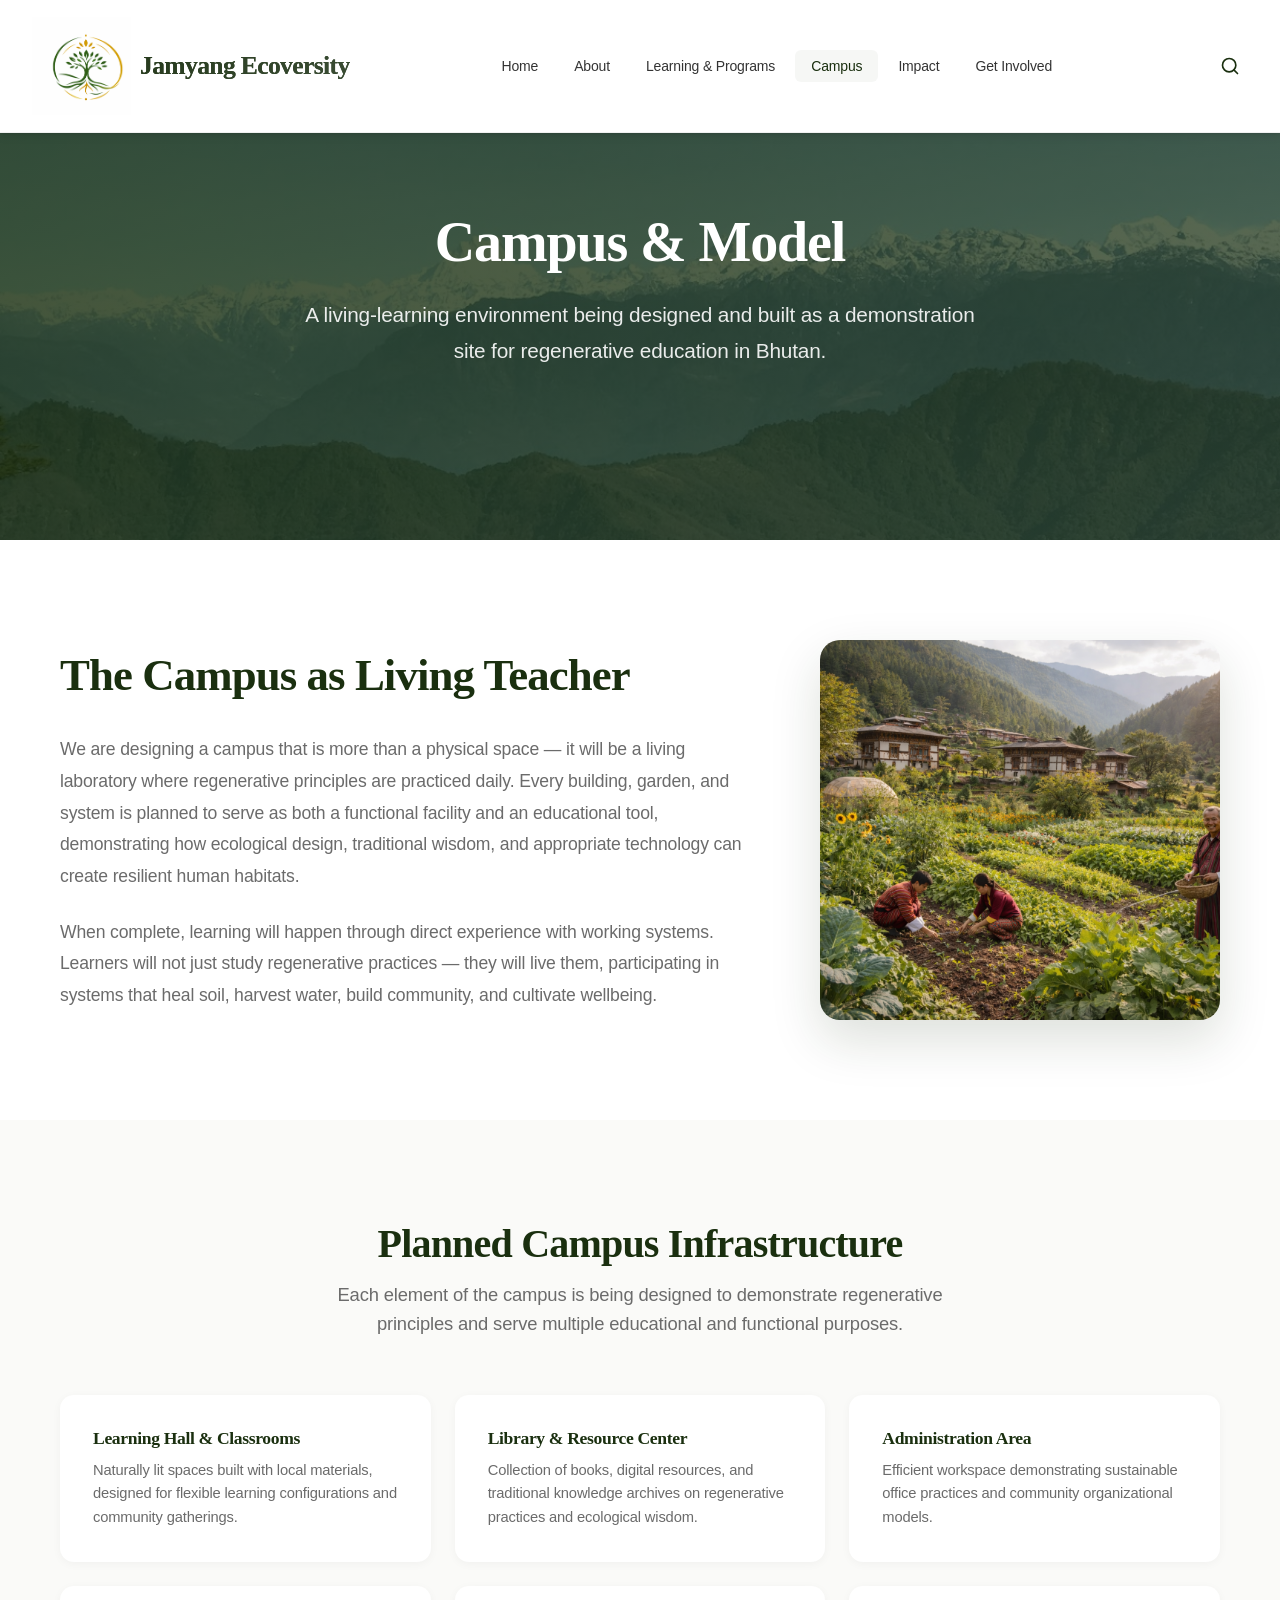
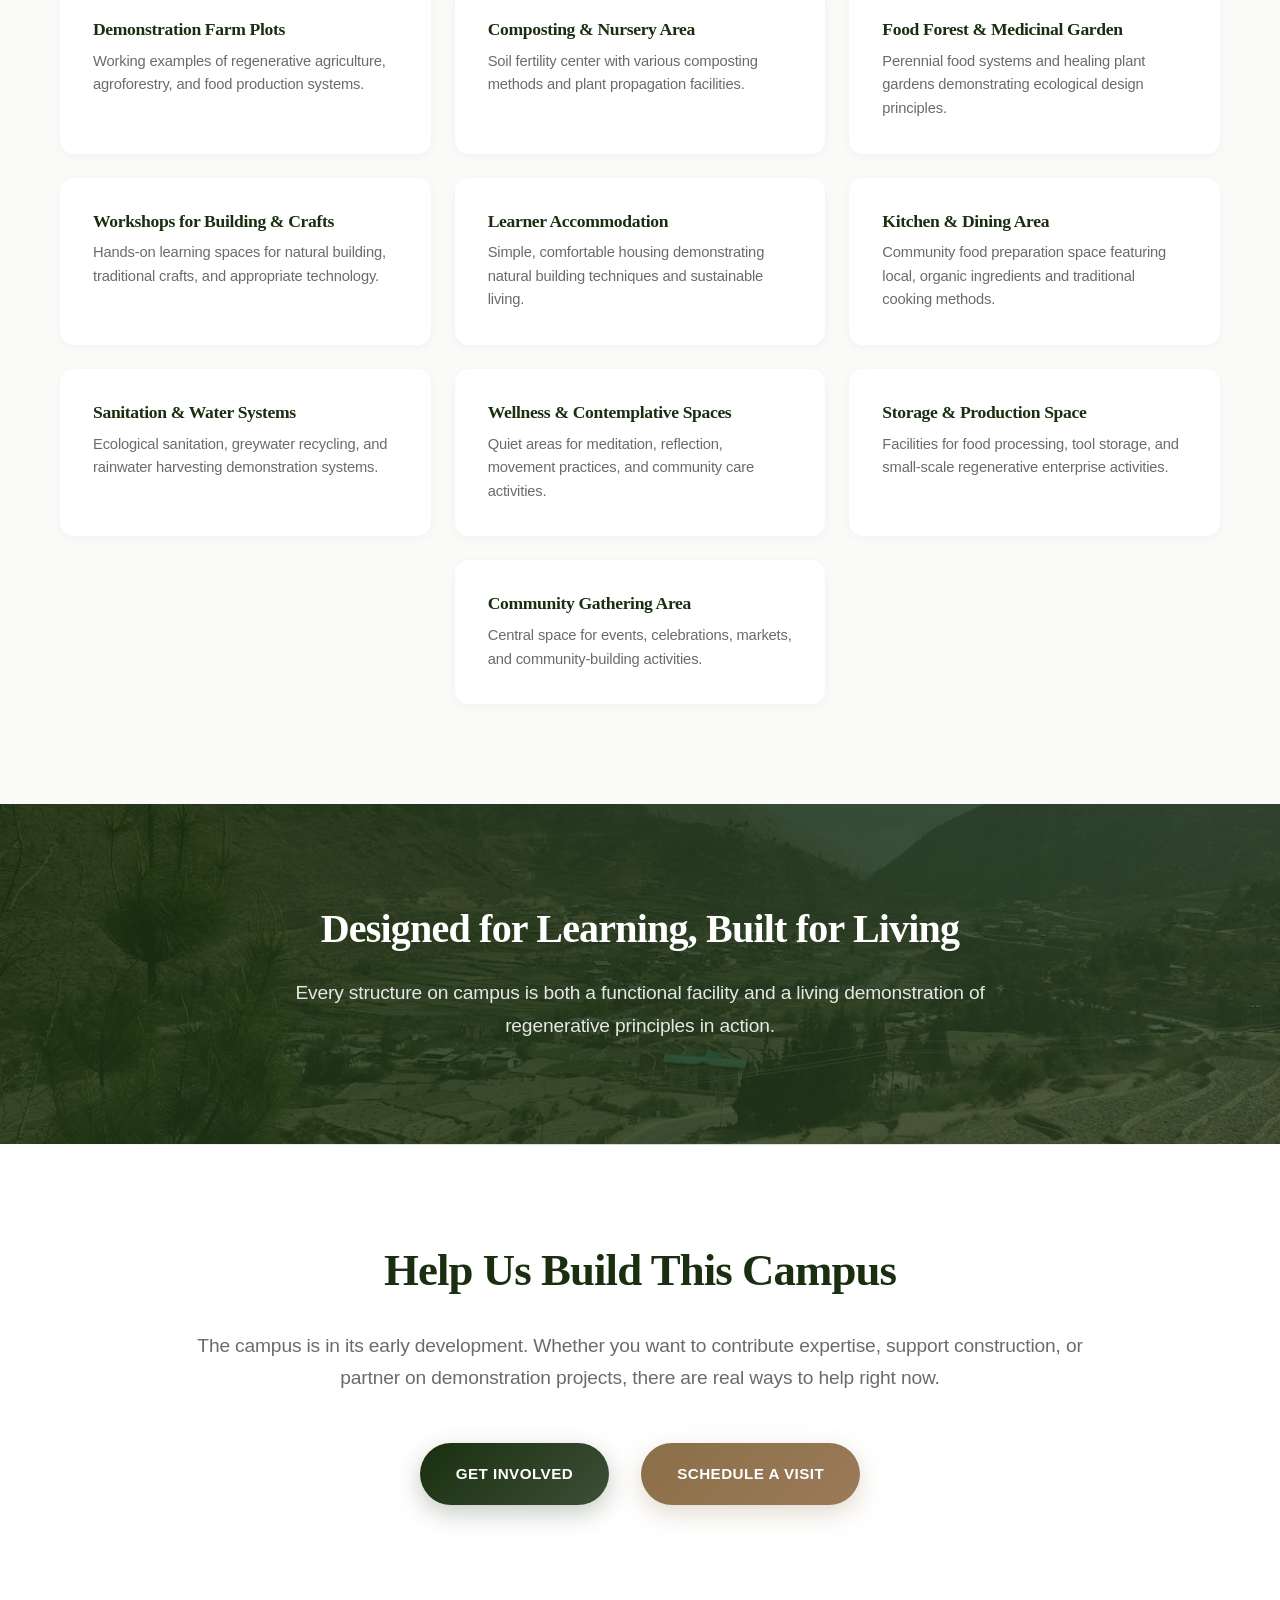
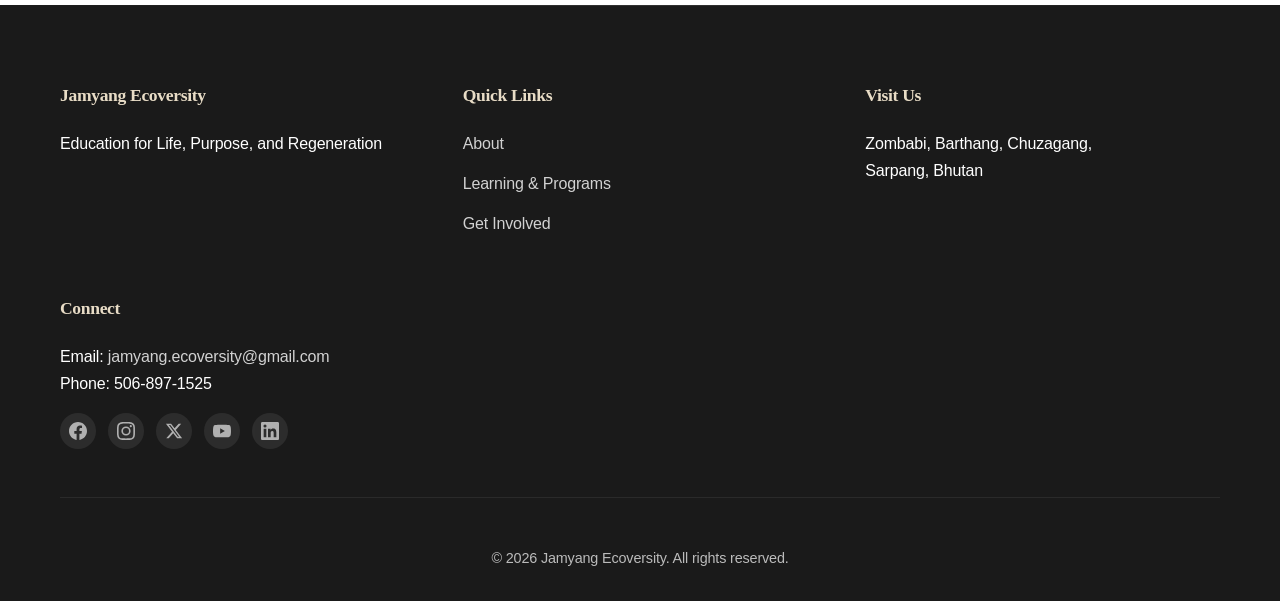
<file: campus.html>
<!DOCTYPE html>
<html lang="en">
<head>
    <meta charset="UTF-8">
    <meta name="viewport" content="width=device-width, initial-scale=1.0">
    <title>Campus & Model - Jamyang Ecoversity</title>
    <meta name="description" content="Explore our living-learning campus designed as a demonstration site for regenerative systems and ecological education.">
    <link rel="stylesheet" href="styles.css">
    <link rel="icon" href="favicon.ico" type="image/x-icon">
</head>
<body>
    <header class="header">
        <nav class="nav">
            <div class="nav-container">
                <div class="nav-logo">
                    <h2>
                        <a href="index.html">
                            <img src="pictures/logo.png" alt="Jamyang Ecoversity Logo">
                            <span style="display: inline-block; vertical-align: middle;">Jamyang Ecoversity</span>
                        </a>
                    </h2>
                </div>
                <ul class="nav-menu">
                    <li><a href="index.html" class="nav-link">Home</a></li>
                    <li><a href="about.html" class="nav-link">About</a></li>
                    <li><a href="programs.html" class="nav-link">Learning & Programs</a></li>
                    <li><a href="campus.html" class="nav-link active">Campus</a></li>
                    <li><a href="impact.html" class="nav-link">Impact</a></li>
                    <li><a href="get-involved.html" class="nav-link">Get Involved</a></li>
                </ul>
                <button class="nav-search-btn" id="searchToggle" aria-label="Search">
                    <svg viewBox="0 0 24 24" stroke-linecap="round" stroke-linejoin="round"><circle cx="11" cy="11" r="8"/><line x1="21" y1="21" x2="16.65" y2="16.65"/></svg>
                </button>
                <div class="hamburger">
                    <span></span>
                    <span></span>
                    <span></span>
                </div>
            </div>
        </nav>
        <div class="search-bar" id="searchBar">
            <div class="search-bar-inner">
                <input type="text" id="searchInput" placeholder="Search pages..." autocomplete="off">
                <div class="search-dropdown" id="searchDropdown"></div>
            </div>
        </div>
    </header>

    <main>
        <!-- Hero with Background Image -->
        <section class="cp-hero">
            <img src="pictures2/mountain_tops.jpg" alt="" class="cp-hero-bg">
            <div class="cp-hero-overlay"></div>
            <div class="cp-hero-content">
                <h1>Campus & Model</h1>
                <p>A living-learning environment being designed and built as a demonstration site for regenerative education in Bhutan.</p>
            </div>
        </section>

        <!-- Campus Vision with Image -->
        <section class="cp-vision">
            <div class="container">
                <div class="cp-vision-wrapper">
                    <div class="cp-vision-text">
                        <h2>The Campus as Living Teacher</h2>
                        <p>We are designing a campus that is more than a physical space — it will be a living laboratory where regenerative principles are practiced daily. Every building, garden, and system is planned to serve as both a functional facility and an educational tool, demonstrating how ecological design, traditional wisdom, and appropriate technology can create resilient human habitats.</p>
                        <p>When complete, learning will happen through direct experience with working systems. Learners will not just study regenerative practices — they will live them, participating in systems that heal soil, harvest water, build community, and cultivate wellbeing.</p>
                    </div>
                    <div class="cp-vision-image">
                        <img src="pictures2/Bhutanese farming in a terraced garden.png" alt="Campus life at Jamyang Ecoversity">
                    </div>
                </div>
            </div>
        </section>

        <!-- Infrastructure Elements -->
        <section class="cp-infra">
            <div class="container">
                <div class="cp-section-head">
                    <h2>Planned Campus Infrastructure</h2>
                    <p>Each element of the campus is being designed to demonstrate regenerative principles and serve multiple educational and functional purposes.</p>
                </div>
                <div class="cp-infra-grid">
                    <div class="cp-infra-card">
                        <h3>Learning Hall & Classrooms</h3>
                        <p>Naturally lit spaces built with local materials, designed for flexible learning configurations and community gatherings.</p>
                    </div>
                    <div class="cp-infra-card">
                        <h3>Library & Resource Center</h3>
                        <p>Collection of books, digital resources, and traditional knowledge archives on regenerative practices and ecological wisdom.</p>
                    </div>
                    <div class="cp-infra-card">
                        <h3>Administration Area</h3>
                        <p>Efficient workspace demonstrating sustainable office practices and community organizational models.</p>
                    </div>
                    <div class="cp-infra-card">
                        <h3>Demonstration Farm Plots</h3>
                        <p>Working examples of regenerative agriculture, agroforestry, and food production systems.</p>
                    </div>
                    <div class="cp-infra-card">
                        <h3>Composting & Nursery Area</h3>
                        <p>Soil fertility center with various composting methods and plant propagation facilities.</p>
                    </div>
                    <div class="cp-infra-card">
                        <h3>Food Forest & Medicinal Garden</h3>
                        <p>Perennial food systems and healing plant gardens demonstrating ecological design principles.</p>
                    </div>
                    <div class="cp-infra-card">
                        <h3>Workshops for Building & Crafts</h3>
                        <p>Hands-on learning spaces for natural building, traditional crafts, and appropriate technology.</p>
                    </div>
                    <div class="cp-infra-card">
                        <h3>Learner Accommodation</h3>
                        <p>Simple, comfortable housing demonstrating natural building techniques and sustainable living.</p>
                    </div>
                    <div class="cp-infra-card">
                        <h3>Kitchen & Dining Area</h3>
                        <p>Community food preparation space featuring local, organic ingredients and traditional cooking methods.</p>
                    </div>
                    <div class="cp-infra-card">
                        <h3>Sanitation & Water Systems</h3>
                        <p>Ecological sanitation, greywater recycling, and rainwater harvesting demonstration systems.</p>
                    </div>
                    <div class="cp-infra-card">
                        <h3>Wellness & Contemplative Spaces</h3>
                        <p>Quiet areas for meditation, reflection, movement practices, and community care activities.</p>
                    </div>
                    <div class="cp-infra-card">
                        <h3>Storage & Production Space</h3>
                        <p>Facilities for food processing, tool storage, and small-scale regenerative enterprise activities.</p>
                    </div>
                    <div class="cp-infra-card">
                        <h3>Community Gathering Area</h3>
                        <p>Central space for events, celebrations, markets, and community-building activities.</p>
                    </div>
                </div>
            </div>
        </section>

        <!-- Visual Break -->
        <section class="cp-break">
            <img src="pictures2/paddy_field-View.jpg" alt="" class="cp-break-bg">
            <div class="cp-break-overlay"></div>
            <div class="cp-break-content">
                <h2>Designed for Learning, Built for Living</h2>
                <p>Every structure on campus is both a functional facility and a living demonstration of regenerative principles in action.</p>
            </div>
        </section>

        <!-- CTA -->
        <section class="cta">
            <div class="container">
                <div class="cta-content">
                    <h2>Help Us Build This Campus</h2>
                    <p>The campus is in its early development. Whether you want to contribute expertise, support construction, or partner on demonstration projects, there are real ways to help right now.</p>
                    <div class="cta-buttons">
                        <a href="get-involved.html" class="btn btn-primary">Get Involved</a>
                        <a href="get-involved.html" class="btn btn-secondary">Schedule a Visit</a>
                    </div>
                </div>
            </div>
        </section>
    </main>

    <footer class="footer">
        <div class="container">
            <div class="footer-content">
                <div class="footer-section">
                    <h3>Jamyang Ecoversity</h3>
                    <p>Education for Life, Purpose, and Regeneration</p>
                </div>
                <div class="footer-section">
                    <h4>Quick Links</h4>
                    <ul>
                        <li><a href="about.html">About</a></li>
                        <li><a href="programs.html">Learning & Programs</a></li>
                        <li><a href="get-involved.html">Get Involved</a></li>
                    </ul>
                </div>
                <div class="footer-section">
                    <h4>Visit Us</h4>
                    <p>Zombabi, Barthang, Chuzagang,<br>Sarpang, Bhutan</p>
                </div>
                <div class="footer-section">
                    <h4>Connect</h4>
                    <p>Email: <a href="mailto:jamyang.ecoversity@gmail.com" style="color: inherit;">jamyang.ecoversity@gmail.com</a></p>
                    <p>Phone: 506-897-1525</p>
                    <div class="footer-social">
                        <a href="#" aria-label="Facebook"><svg viewBox="0 0 24 24" fill="currentColor"><path d="M24 12.073c0-6.627-5.373-12-12-12s-12 5.373-12 12c0 5.99 4.388 10.954 10.125 11.854v-8.385H7.078v-3.47h3.047V9.43c0-3.007 1.792-4.669 4.533-4.669 1.312 0 2.686.235 2.686.235v2.953H15.83c-1.491 0-1.956.925-1.956 1.874v2.25h3.328l-.532 3.47h-2.796v8.385C19.612 23.027 24 18.062 24 12.073z"/></svg></a>
                        <a href="#" aria-label="Instagram"><svg viewBox="0 0 24 24" fill="currentColor"><path d="M12 2.163c3.204 0 3.584.012 4.85.07 3.252.148 4.771 1.691 4.919 4.919.058 1.265.069 1.645.069 4.849 0 3.205-.012 3.584-.069 4.849-.149 3.225-1.664 4.771-4.919 4.919-1.266.058-1.644.07-4.85.07-3.204 0-3.584-.012-4.849-.07-3.26-.149-4.771-1.699-4.919-4.92-.058-1.265-.07-1.644-.07-4.849 0-3.204.013-3.583.07-4.849.149-3.227 1.664-4.771 4.919-4.919 1.266-.057 1.645-.069 4.849-.069zM12 0C8.741 0 8.333.014 7.053.072 2.695.272.273 2.69.073 7.052.014 8.333 0 8.741 0 12c0 3.259.014 3.668.072 4.948.2 4.358 2.618 6.78 6.98 6.98C8.333 23.986 8.741 24 12 24c3.259 0 3.668-.014 4.948-.072 4.354-.2 6.782-2.618 6.979-6.98.059-1.28.073-1.689.073-4.948 0-3.259-.014-3.667-.072-4.947-.196-4.354-2.617-6.78-6.979-6.98C15.668.014 15.259 0 12 0zm0 5.838a6.162 6.162 0 100 12.324 6.162 6.162 0 000-12.324zM12 16a4 4 0 110-8 4 4 0 010 8zm6.406-11.845a1.44 1.44 0 100 2.881 1.44 1.44 0 000-2.881z"/></svg></a>
                        <a href="#" aria-label="Twitter / X"><svg viewBox="0 0 24 24" fill="currentColor"><path d="M18.244 2.25h3.308l-7.227 8.26 8.502 11.24H16.17l-5.214-6.817L4.99 21.75H1.68l7.73-8.835L1.254 2.25H8.08l4.713 6.231zm-1.161 17.52h1.833L7.084 4.126H5.117z"/></svg></a>
                        <a href="#" aria-label="YouTube"><svg viewBox="0 0 24 24" fill="currentColor"><path d="M23.498 6.186a3.016 3.016 0 00-2.122-2.136C19.505 3.545 12 3.545 12 3.545s-7.505 0-9.377.505A3.017 3.017 0 00.502 6.186C0 8.07 0 12 0 12s0 3.93.502 5.814a3.016 3.016 0 002.122 2.136c1.871.505 9.376.505 9.376.505s7.505 0 9.377-.505a3.015 3.015 0 002.122-2.136C24 15.93 24 12 24 12s0-3.93-.502-5.814zM9.545 15.568V8.432L15.818 12l-6.273 3.568z"/></svg></a>
                        <a href="#" aria-label="LinkedIn"><svg viewBox="0 0 24 24" fill="currentColor"><path d="M20.447 20.452h-3.554v-5.569c0-1.328-.027-3.037-1.852-3.037-1.853 0-2.136 1.445-2.136 2.939v5.667H9.351V9h3.414v1.561h.046c.477-.9 1.637-1.85 3.37-1.85 3.601 0 4.267 2.37 4.267 5.455v6.286zM5.337 7.433a2.062 2.062 0 01-2.063-2.065 2.064 2.064 0 112.063 2.065zm1.782 13.019H3.555V9h3.564v11.452zM22.225 0H1.771C.792 0 0 .774 0 1.729v20.542C0 23.227.792 24 1.771 24h20.451C23.2 24 24 23.227 24 22.271V1.729C24 .774 23.2 0 22.222 0h.003z"/></svg></a>
                    </div>
                </div>
            </div>
            <div class="footer-bottom">
                <p>&copy; 2026 Jamyang Ecoversity. All rights reserved.</p>
            </div>
        </div>
    </footer>

    <script src="script.js"></script>
</body>
</html>
</file>
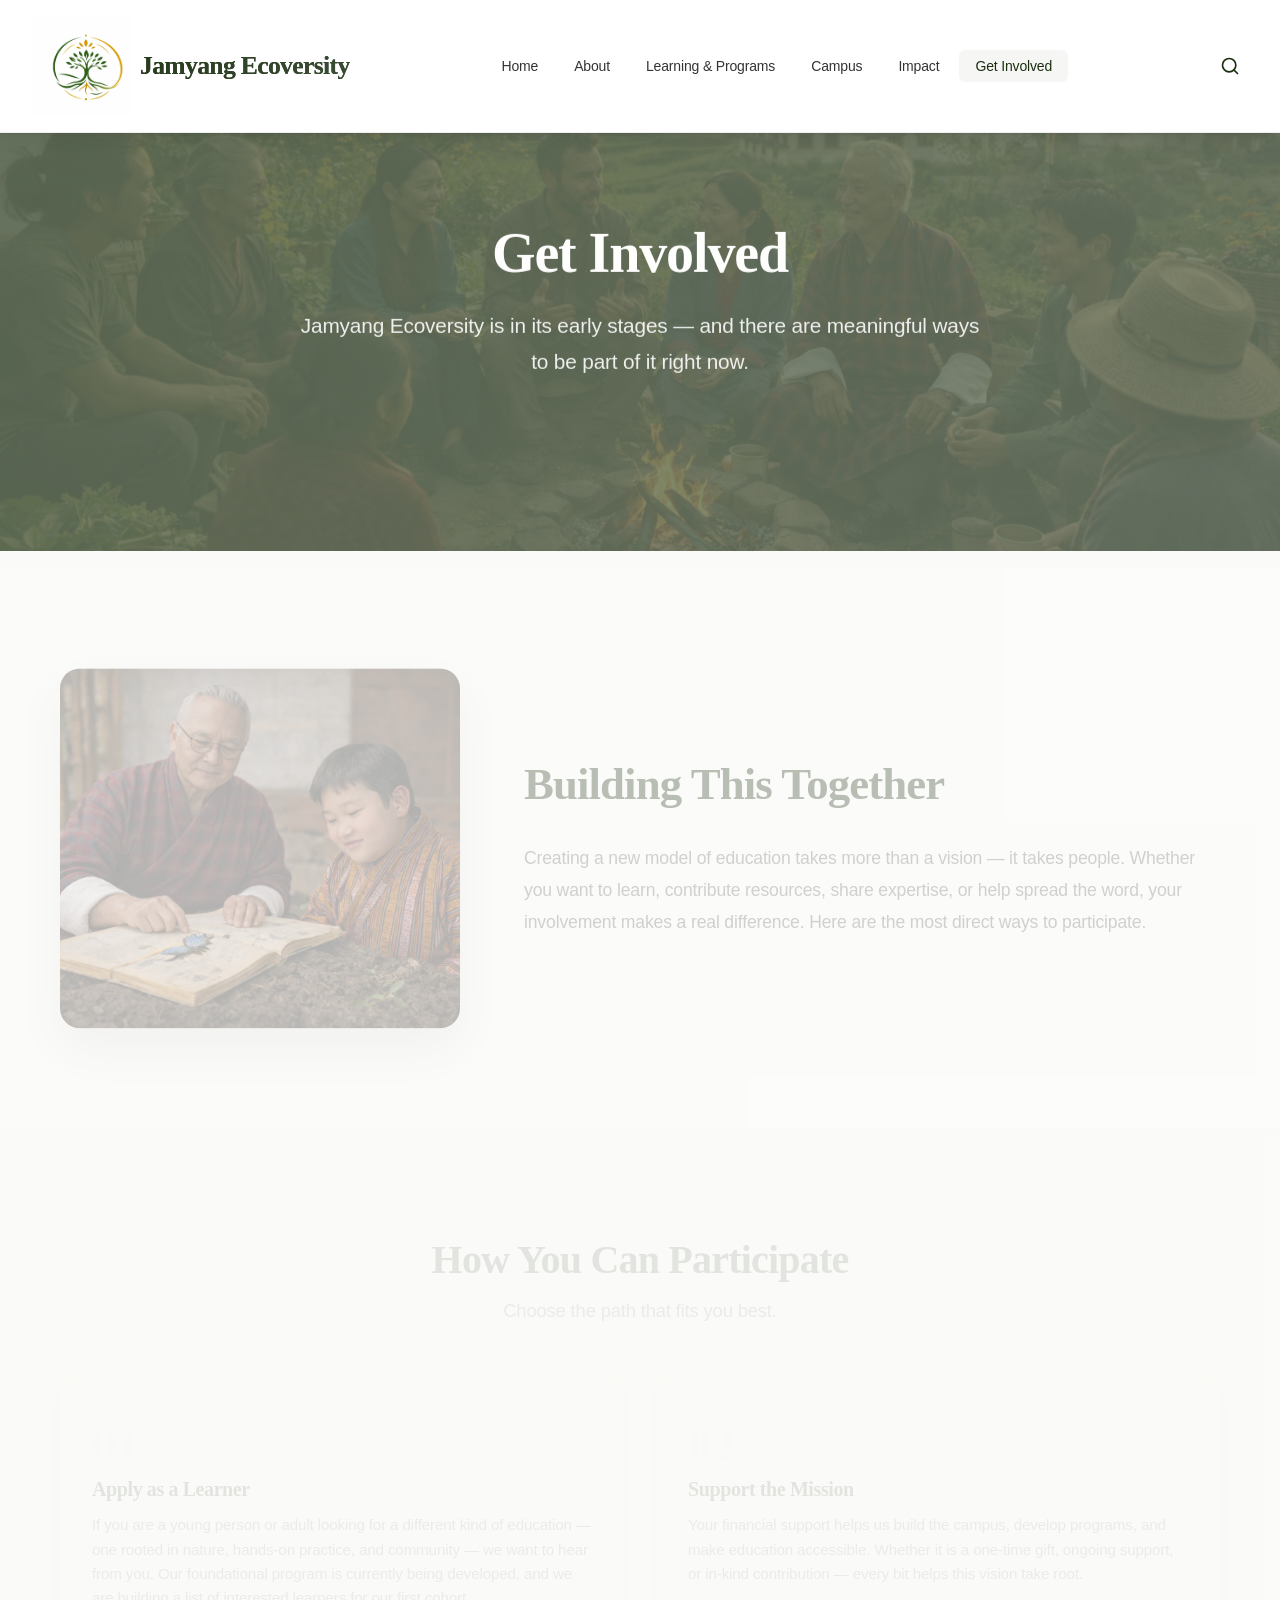
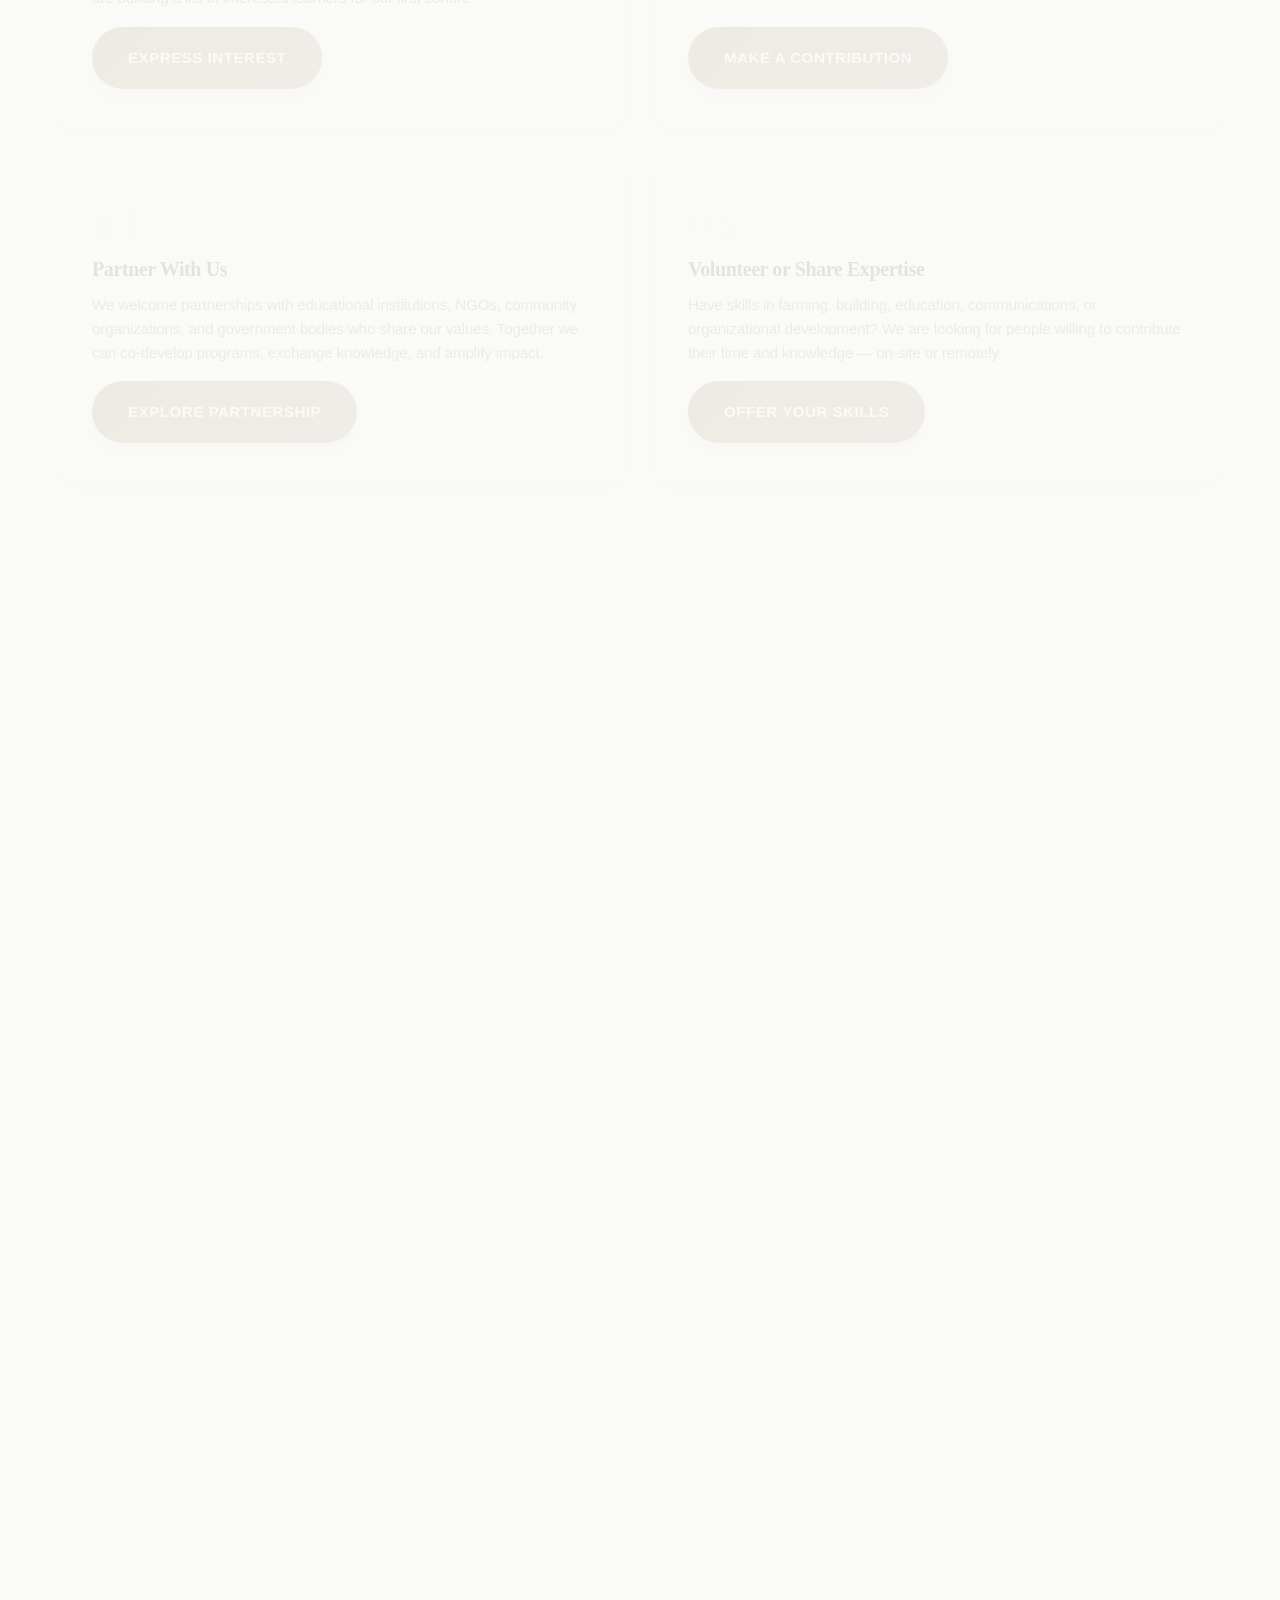
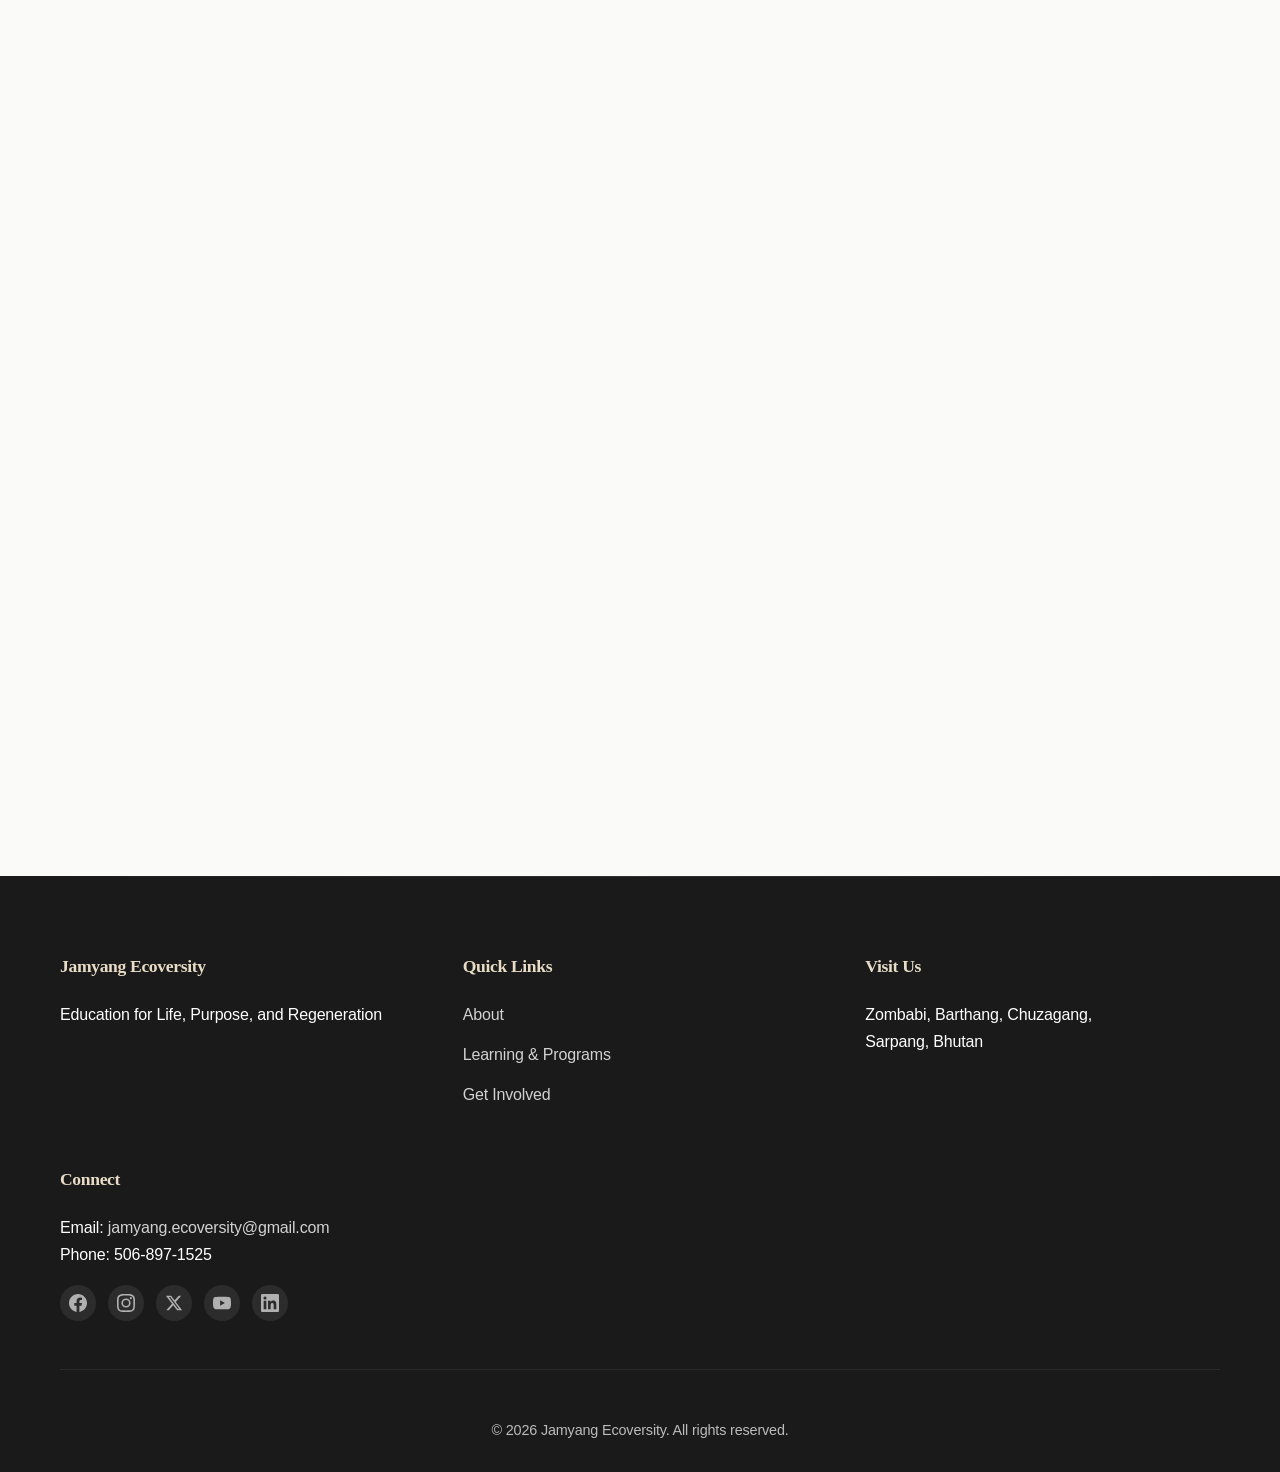
<file: contact.html>
<!DOCTYPE html>
<html lang="en">
<head>
    <meta charset="UTF-8">
    <meta name="viewport" content="width=device-width, initial-scale=1.0">
    <title>Contact - Jamyang Ecoversity</title>
    <meta http-equiv="refresh" content="0; url=get-involved.html">
    <link rel="canonical" href="get-involved.html">
</head>
<body>
    <p>Redirecting to <a href="get-involved.html">Get Involved & Contact</a>...</p>
</body>
</html>
</file>
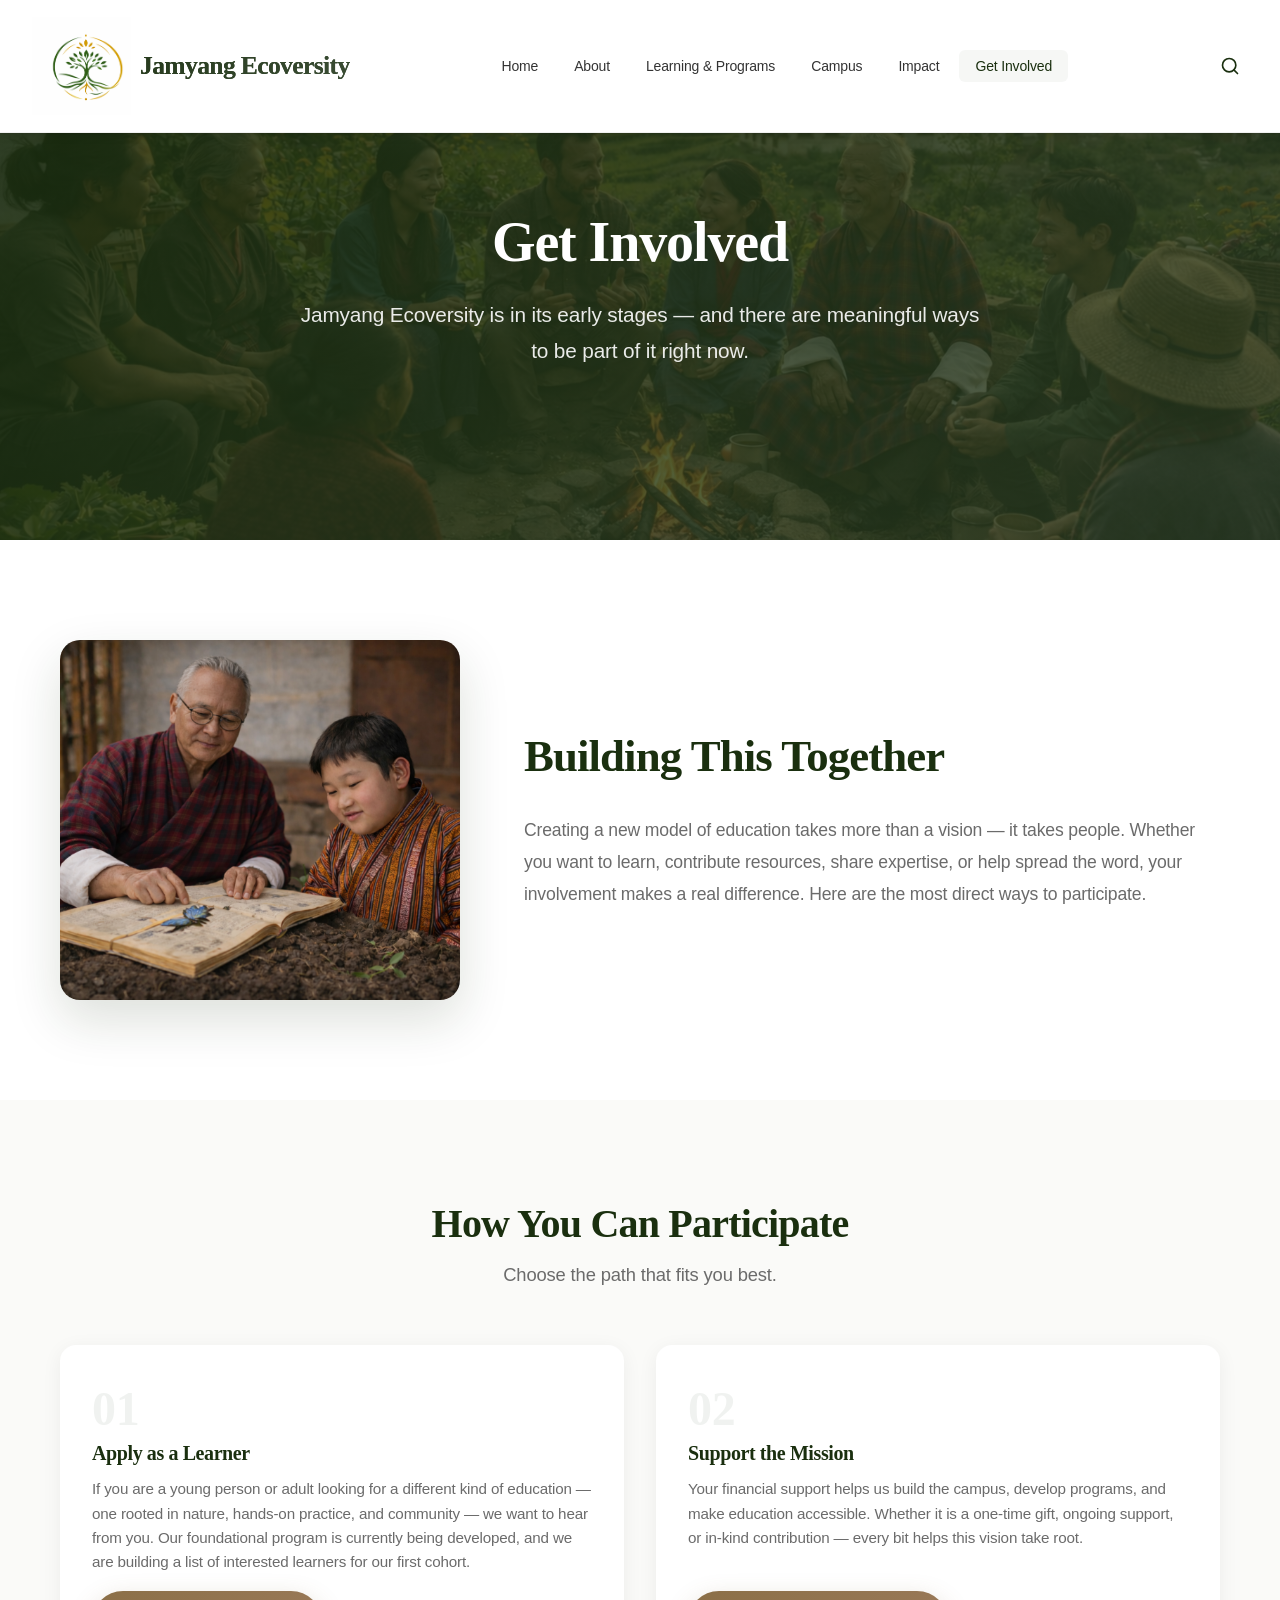
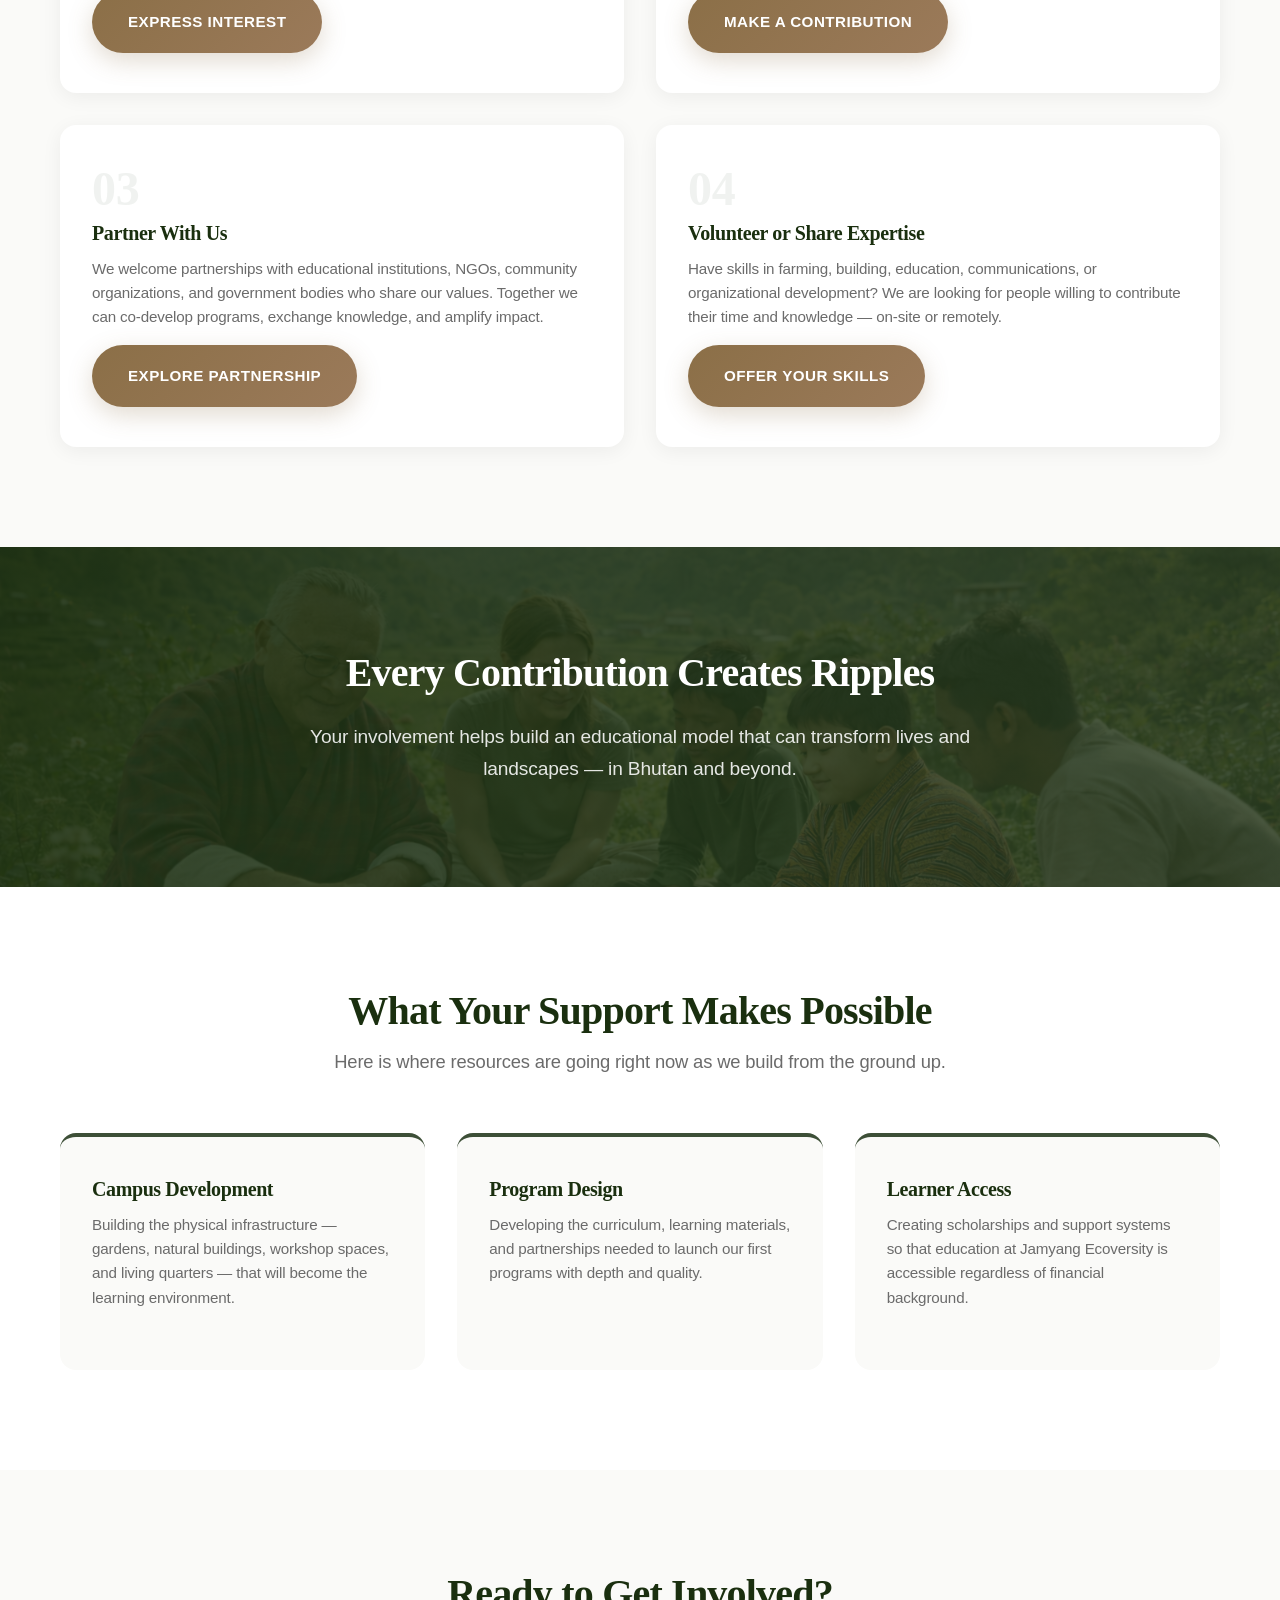
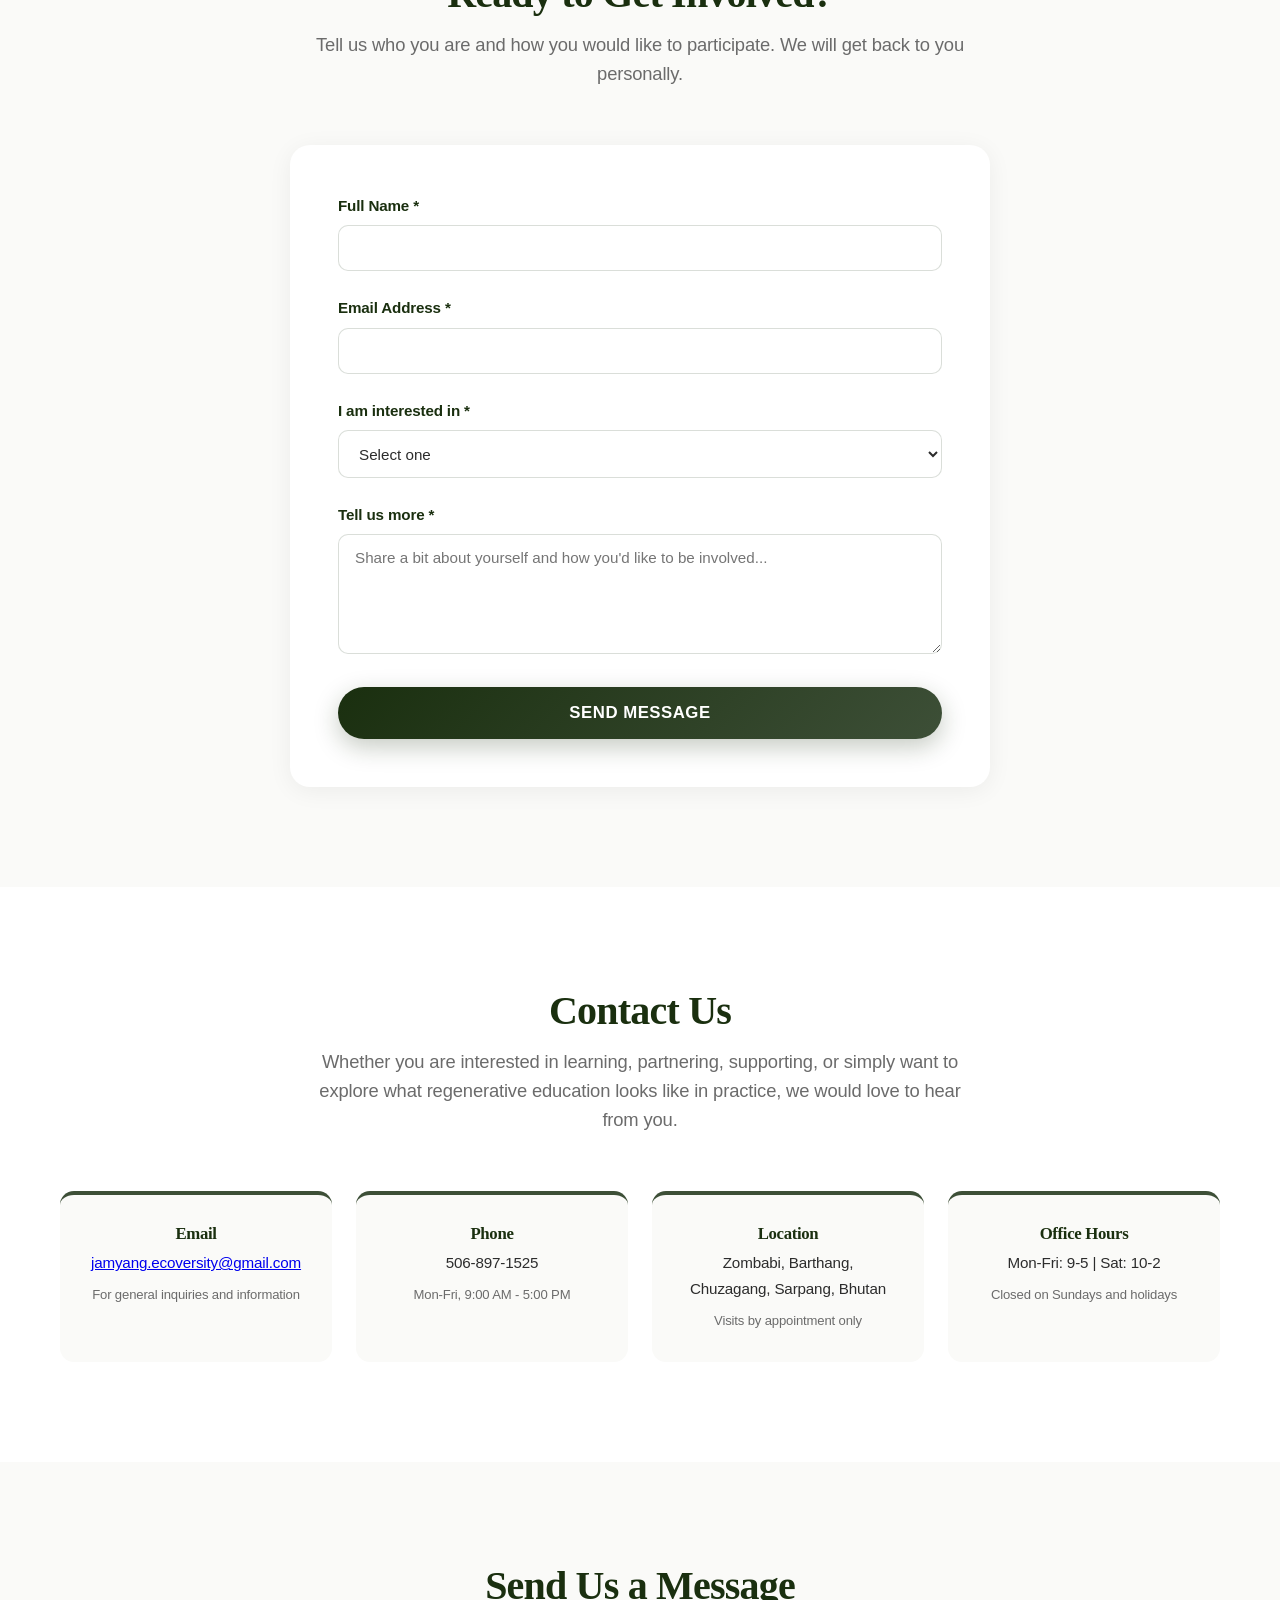
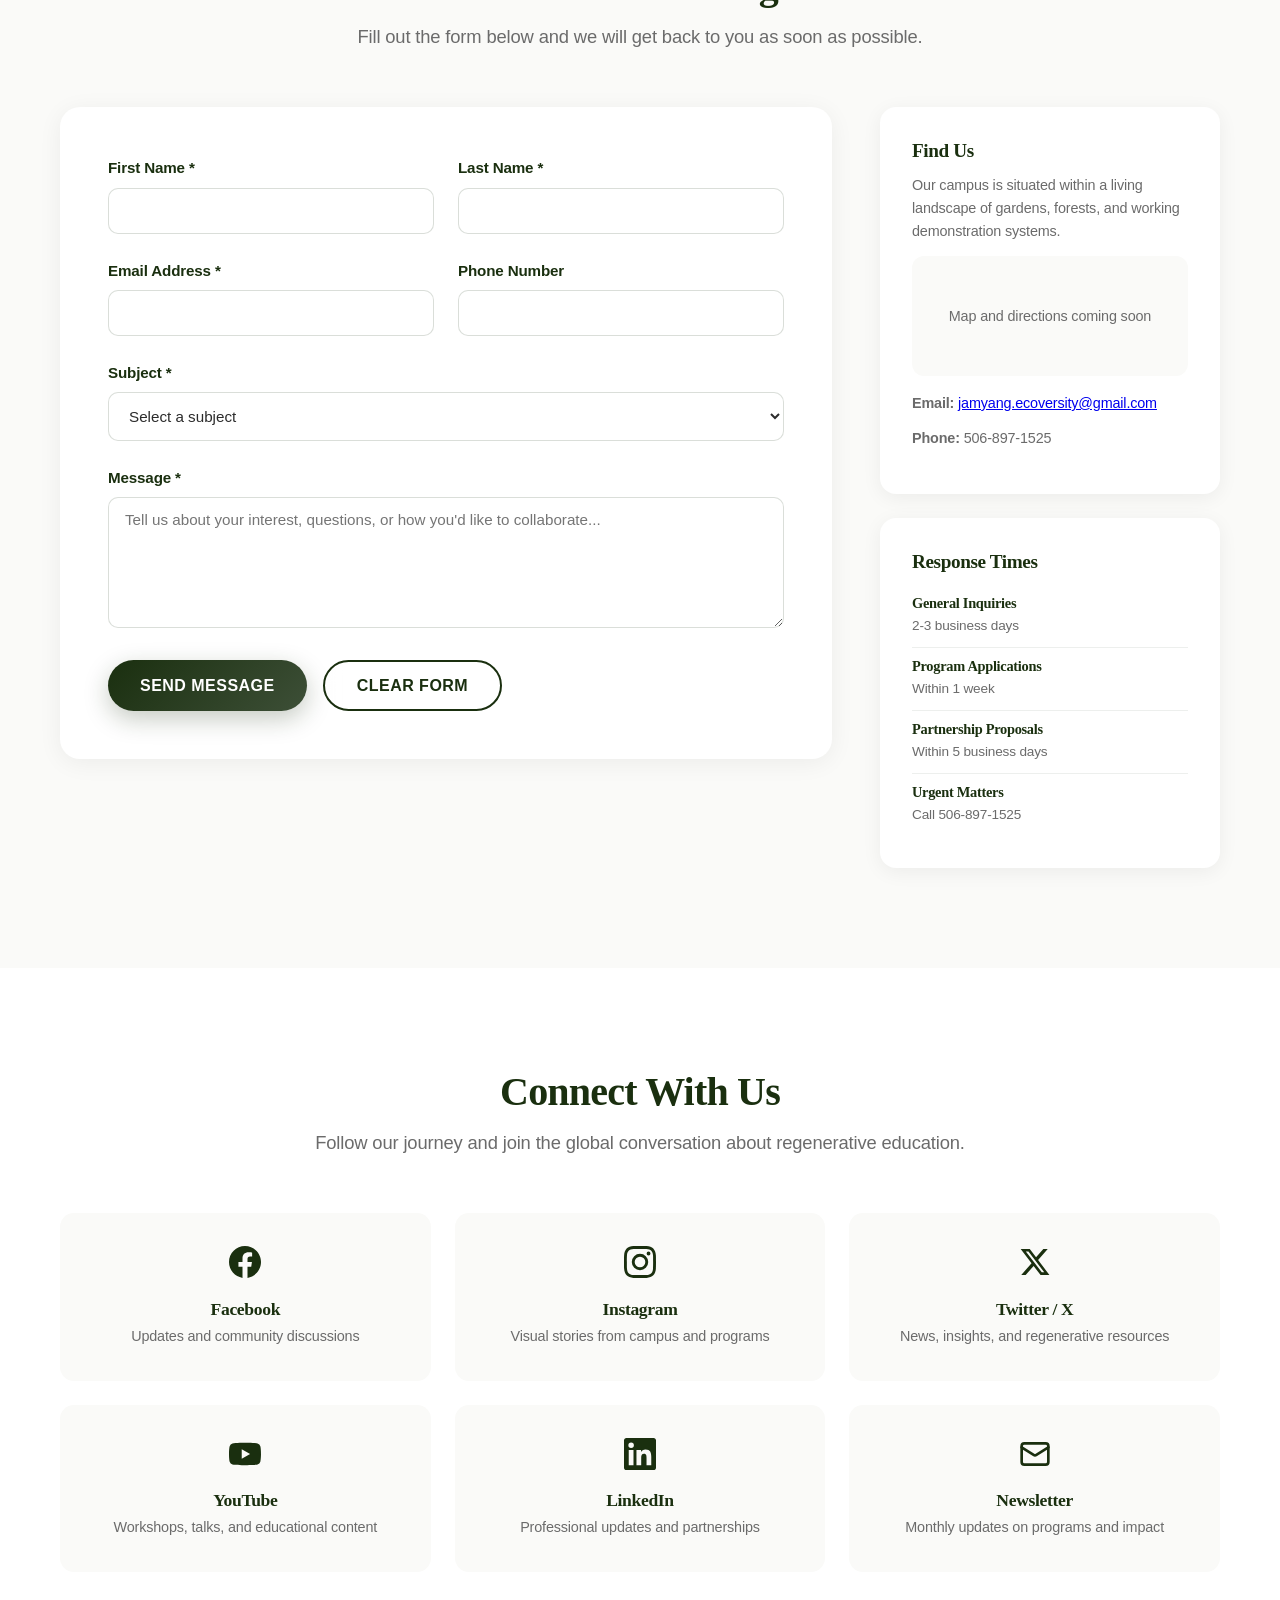
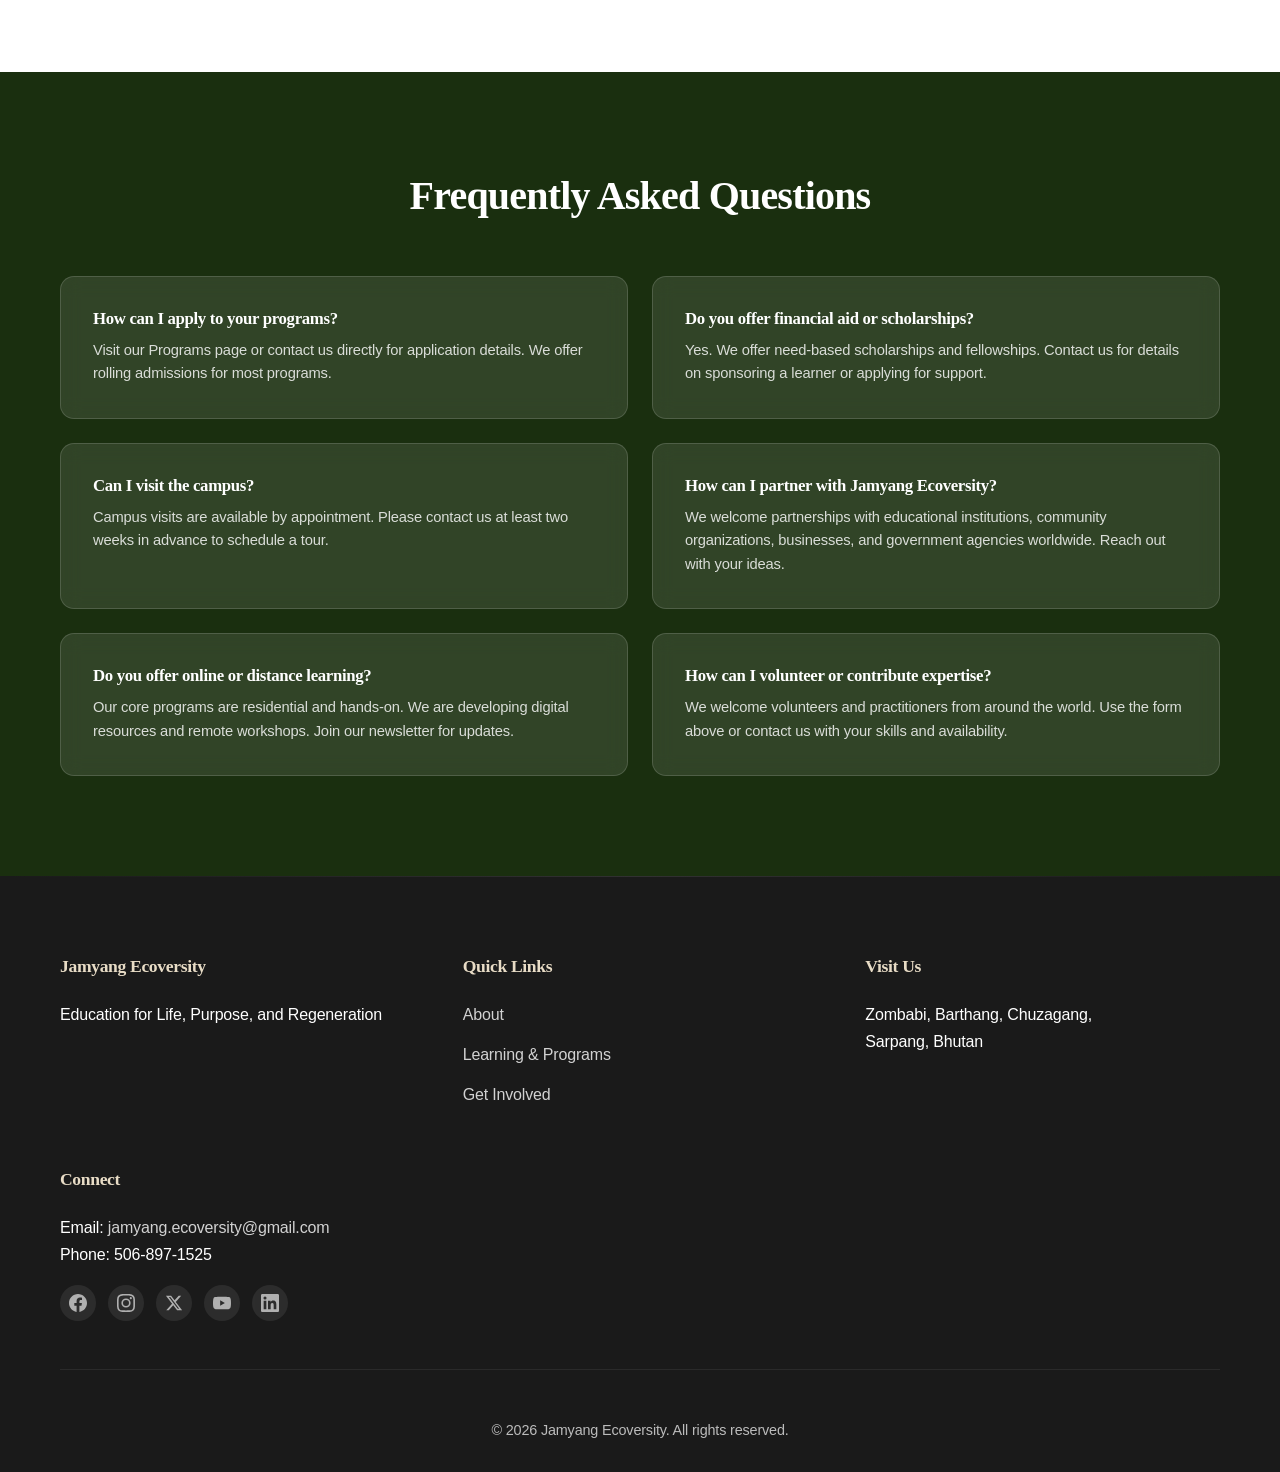
<file: get-involved.html>
<!DOCTYPE html>
<html lang="en">
<head>
    <meta charset="UTF-8">
    <meta name="viewport" content="width=device-width, initial-scale=1.0">
    <title>Get Involved & Contact - Jamyang Ecoversity</title>
    <meta name="description" content="Join Jamyang Ecoversity as a partner, supporter, volunteer, or learner. Contact us for programs, partnerships, or to learn more about regenerative education.">
    <link rel="stylesheet" href="styles.css">
    <link rel="icon" href="favicon.ico" type="image/x-icon">
</head>
<body>
    <header class="header">
        <nav class="nav">
            <div class="nav-container">
                <div class="nav-logo">
                    <h2>
                        <a href="index.html">
                            <img src="pictures/logo.png" alt="Jamyang Ecoversity Logo">
                            <span style="display: inline-block; vertical-align: middle;">Jamyang Ecoversity</span>
                        </a>
                    </h2>
                </div>
                <ul class="nav-menu">
                    <li><a href="index.html" class="nav-link">Home</a></li>
                    <li><a href="about.html" class="nav-link">About</a></li>
                    <li><a href="programs.html" class="nav-link">Learning & Programs</a></li>
                    <li><a href="campus.html" class="nav-link">Campus</a></li>
                    <li><a href="impact.html" class="nav-link">Impact</a></li>
                    <li><a href="get-involved.html" class="nav-link active">Get Involved</a></li>
                </ul>
                <button class="nav-search-btn" id="searchToggle" aria-label="Search">
                    <svg viewBox="0 0 24 24" stroke-linecap="round" stroke-linejoin="round"><circle cx="11" cy="11" r="8"/><line x1="21" y1="21" x2="16.65" y2="16.65"/></svg>
                </button>
                <div class="hamburger">
                    <span></span>
                    <span></span>
                    <span></span>
                </div>
            </div>
        </nav>
        <div class="search-bar" id="searchBar">
            <div class="search-bar-inner">
                <input type="text" id="searchInput" placeholder="Search pages..." autocomplete="off">
                <div class="search-dropdown" id="searchDropdown"></div>
            </div>
        </div>
    </header>

    <main>
        <!-- Hero -->
        <section class="gi-hero">
            <img src="pictures2/Village gathering by the fire in Bhutan.png" alt="" class="gi-hero-bg">
            <div class="gi-hero-overlay"></div>
            <div class="gi-hero-content">
                <h1>Get Involved</h1>
                <p>Jamyang Ecoversity is in its early stages — and there are meaningful ways to be part of it right now.</p>
            </div>
        </section>

        <!-- Introduction -->
        <section class="gi-intro">
            <div class="container">
                <div class="gi-intro-wrapper">
                    <div class="gi-intro-image">
                        <img src="pictures2/Grandfather and grandson share a moment.png" alt="Community at Jamyang Ecoversity">
                    </div>
                    <div class="gi-intro-text">
                        <h2>Building This Together</h2>
                        <p>Creating a new model of education takes more than a vision — it takes people. Whether you want to learn, contribute resources, share expertise, or help spread the word, your involvement makes a real difference. Here are the most direct ways to participate.</p>
                    </div>
                </div>
            </div>
        </section>

        <!-- Four Pathways — Clear audience-specific cards -->
        <section class="gi-partners">
            <div class="container">
                <div class="gi-section-head">
                    <h2>How You Can Participate</h2>
                    <p>Choose the path that fits you best.</p>
                </div>
                <div class="gi-partners-grid">
                    <div class="gi-partner-card">
                        <span class="gi-partner-num">01</span>
                        <h3>Apply as a Learner</h3>
                        <p>If you are a young person or adult looking for a different kind of education — one rooted in nature, hands-on practice, and community — we want to hear from you. Our foundational program is currently being developed, and we are building a list of interested learners for our first cohort.</p>
                        <a href="#contact-form" class="btn btn-secondary">Express Interest</a>
                    </div>
                    <div class="gi-partner-card">
                        <span class="gi-partner-num">02</span>
                        <h3>Support the Mission</h3>
                        <p>Your financial support helps us build the campus, develop programs, and make education accessible. Whether it is a one-time gift, ongoing support, or in-kind contribution — every bit helps this vision take root.</p>
                        <a href="#contact-form" class="btn btn-secondary">Make a Contribution</a>
                    </div>
                    <div class="gi-partner-card">
                        <span class="gi-partner-num">03</span>
                        <h3>Partner With Us</h3>
                        <p>We welcome partnerships with educational institutions, NGOs, community organizations, and government bodies who share our values. Together we can co-develop programs, exchange knowledge, and amplify impact.</p>
                        <a href="#contact-form" class="btn btn-secondary">Explore Partnership</a>
                    </div>
                    <div class="gi-partner-card">
                        <span class="gi-partner-num">04</span>
                        <h3>Volunteer or Share Expertise</h3>
                        <p>Have skills in farming, building, education, communications, or organizational development? We are looking for people willing to contribute their time and knowledge — on-site or remotely.</p>
                        <a href="#contact-form" class="btn btn-secondary">Offer Your Skills</a>
                    </div>
                </div>
            </div>
        </section>

        <!-- Visual Break -->
        <section class="gi-break">
            <img src="pictures2/teaching_youth.png" alt="" class="gi-break-bg">
            <div class="gi-break-overlay"></div>
            <div class="gi-break-content">
                <h2>Every Contribution Creates Ripples</h2>
                <p>Your involvement helps build an educational model that can transform lives and landscapes — in Bhutan and beyond.</p>
            </div>
        </section>

        <!-- What Your Support Makes Possible -->
        <section class="gi-support">
            <div class="container">
                <div class="gi-section-head">
                    <h2>What Your Support Makes Possible</h2>
                    <p>Here is where resources are going right now as we build from the ground up.</p>
                </div>
                <div class="gi-support-grid">
                    <div class="gi-support-card">
                        <h3>Campus Development</h3>
                        <p>Building the physical infrastructure — gardens, natural buildings, workshop spaces, and living quarters — that will become the learning environment.</p>
                    </div>
                    <div class="gi-support-card">
                        <h3>Program Design</h3>
                        <p>Developing the curriculum, learning materials, and partnerships needed to launch our first programs with depth and quality.</p>
                    </div>
                    <div class="gi-support-card">
                        <h3>Learner Access</h3>
                        <p>Creating scholarships and support systems so that education at Jamyang Ecoversity is accessible regardless of financial background.</p>
                    </div>
                </div>
            </div>
        </section>

        <!-- Contact Form -->
        <section class="gi-form">
            <div class="container">
                <div class="gi-section-head">
                    <h2>Ready to Get Involved?</h2>
                    <p>Tell us who you are and how you would like to participate. We will get back to you personally.</p>
                </div>
                <div id="formSuccess" style="display:none; background: var(--cream); border: 2px solid var(--sage-green); border-radius: 12px; padding: 2.5rem; text-align: center; margin-bottom: 2rem;">
                    <h3 style="color: var(--primary-green); margin-bottom: 0.5rem;">Thank you for reaching out!</h3>
                    <p style="color: var(--text-light);">Your message has been sent successfully. We will get back to you personally.</p>
                </div>
                <form class="gi-involvement-form" id="involvementForm" action="https://formspree.io/f/meepvayv" method="POST">
                    <div class="form-group">
                        <label for="name">Full Name *</label>
                        <input type="text" id="name" name="name" required>
                    </div>
                    <div class="form-group">
                        <label for="email">Email Address *</label>
                        <input type="email" id="email" name="email" required>
                    </div>
                    <div class="form-group">
                        <label for="interest">I am interested in *</label>
                        <select id="interest" name="interest" required>
                            <option value="">Select one</option>
                            <option value="learning">Becoming a Learner</option>
                            <option value="donation">Supporting Financially</option>
                            <option value="partnership">Partnership or Collaboration</option>
                            <option value="volunteer">Volunteering or Sharing Expertise</option>
                            <option value="other">Something Else</option>
                        </select>
                    </div>
                    <div class="form-group">
                        <label for="message">Tell us more *</label>
                        <textarea id="message" name="message" rows="5" required placeholder="Share a bit about yourself and how you'd like to be involved..."></textarea>
                    </div>
                    <button type="submit" class="btn btn-primary">Send Message</button>
                </form>
            </div>
        </section>

        <!-- Contact Info -->
        <section class="ct-intro">
            <div class="container">
                <div class="ct-section-head">
                    <h2>Contact Us</h2>
                    <p>Whether you are interested in learning, partnering, supporting, or simply want to explore what regenerative education looks like in practice, we would love to hear from you.</p>
                </div>
                <div class="ct-info-grid">
                    <div class="ct-info-card">
                        <h3>Email</h3>
                        <p><a href="mailto:jamyang.ecoversity@gmail.com">jamyang.ecoversity@gmail.com</a></p>
                        <span>For general inquiries and information</span>
                    </div>
                    <div class="ct-info-card">
                        <h3>Phone</h3>
                        <p>506-897-1525</p>
                        <span>Mon-Fri, 9:00 AM - 5:00 PM</span>
                    </div>
                    <div class="ct-info-card">
                        <h3>Location</h3>
                        <p>Zombabi, Barthang, Chuzagang, Sarpang, Bhutan</p>
                        <span>Visits by appointment only</span>
                    </div>
                    <div class="ct-info-card">
                        <h3>Office Hours</h3>
                        <p>Mon-Fri: 9-5 | Sat: 10-2</p>
                        <span>Closed on Sundays and holidays</span>
                    </div>
                </div>
            </div>
        </section>

        <!-- Contact Form + Sidebar -->
        <section class="ct-form-section" id="contact-form">
            <div class="container">
                <div class="ct-section-head">
                    <h2>Send Us a Message</h2>
                    <p>Fill out the form below and we will get back to you as soon as possible.</p>
                </div>
                <div class="ct-form-wrapper">
                    <div id="formSuccess" style="display:none; background: var(--cream); border: 2px solid var(--sage-green); border-radius: 12px; padding: 2.5rem; text-align: center; margin-bottom: 2rem;">
                        <h3 style="color: var(--primary-green); margin-bottom: 0.5rem;">Thank you for reaching out!</h3>
                        <p style="color: var(--text-light);">Your message has been sent successfully. We will get back to you as soon as possible.</p>
                    </div>
                    <form class="ct-form" id="contactForm" action="https://formspree.io/f/meepvayv" method="POST">
                        <div class="ct-form-row">
                            <div class="form-group">
                                <label for="firstName">First Name *</label>
                                <input type="text" id="firstName" name="firstName" required>
                            </div>
                            <div class="form-group">
                                <label for="lastName">Last Name *</label>
                                <input type="text" id="lastName" name="lastName" required>
                            </div>
                        </div>
                        <div class="ct-form-row">
                            <div class="form-group">
                                <label for="ctEmail">Email Address *</label>
                                <input type="email" id="ctEmail" name="email" required>
                            </div>
                            <div class="form-group">
                                <label for="phone">Phone Number</label>
                                <input type="tel" id="phone" name="phone">
                            </div>
                        </div>
                        <div class="form-group">
                            <label for="subject">Subject *</label>
                            <select id="subject" name="subject" required>
                                <option value="">Select a subject</option>
                                <option value="programs">Program Information</option>
                                <option value="application">Program Application</option>
                                <option value="partnership">Partnership Inquiry</option>
                                <option value="volunteer">Volunteering</option>
                                <option value="donation">Donation/Support</option>
                                <option value="media">Media Inquiry</option>
                                <option value="general">General Question</option>
                                <option value="other">Other</option>
                            </select>
                        </div>
                        <div class="form-group">
                            <label for="ctMessage">Message *</label>
                            <textarea id="ctMessage" name="message" rows="6" required placeholder="Tell us about your interest, questions, or how you'd like to collaborate..."></textarea>
                        </div>
                        <div class="ct-form-actions">
                            <button type="submit" class="btn btn-primary">Send Message</button>
                            <button type="reset" class="btn btn-outline">Clear Form</button>
                        </div>
                    </form>
                    <div class="ct-sidebar">
                        <div class="ct-map-box">
                            <h3>Find Us</h3>
                            <p>Our campus is situated within a living landscape of gardens, forests, and working demonstration systems.</p>
                            <div class="ct-map-placeholder">
                                <p>Map and directions coming soon</p>
                            </div>
                            <p><strong>Email:</strong> <a href="mailto:jamyang.ecoversity@gmail.com">jamyang.ecoversity@gmail.com</a></p>
                            <p><strong>Phone:</strong> 506-897-1525</p>
                        </div>
                        <div class="ct-response-box">
                            <h3>Response Times</h3>
                            <div class="ct-response-item">
                                <h4>General Inquiries</h4>
                                <p>2-3 business days</p>
                            </div>
                            <div class="ct-response-item">
                                <h4>Program Applications</h4>
                                <p>Within 1 week</p>
                            </div>
                            <div class="ct-response-item">
                                <h4>Partnership Proposals</h4>
                                <p>Within 5 business days</p>
                            </div>
                            <div class="ct-response-item">
                                <h4>Urgent Matters</h4>
                                <p>Call 506-897-1525</p>
                            </div>
                        </div>
                    </div>
                </div>
            </div>
        </section>

        <!-- Social Media -->
        <section class="ct-social">
            <div class="container">
                <div class="ct-section-head">
                    <h2>Connect With Us</h2>
                    <p>Follow our journey and join the global conversation about regenerative education.</p>
                </div>
                <div class="ct-social-grid">
                    <a href="#" class="ct-social-card" aria-label="Facebook">
                        <svg class="social-icon" viewBox="0 0 24 24" fill="currentColor"><path d="M24 12.073c0-6.627-5.373-12-12-12s-12 5.373-12 12c0 5.99 4.388 10.954 10.125 11.854v-8.385H7.078v-3.47h3.047V9.43c0-3.007 1.792-4.669 4.533-4.669 1.312 0 2.686.235 2.686.235v2.953H15.83c-1.491 0-1.956.925-1.956 1.874v2.25h3.328l-.532 3.47h-2.796v8.385C19.612 23.027 24 18.062 24 12.073z"/></svg>
                        <h3>Facebook</h3>
                        <p>Updates and community discussions</p>
                    </a>
                    <a href="#" class="ct-social-card" aria-label="Instagram">
                        <svg class="social-icon" viewBox="0 0 24 24" fill="currentColor"><path d="M12 2.163c3.204 0 3.584.012 4.85.07 3.252.148 4.771 1.691 4.919 4.919.058 1.265.069 1.645.069 4.849 0 3.205-.012 3.584-.069 4.849-.149 3.225-1.664 4.771-4.919 4.919-1.266.058-1.644.07-4.85.07-3.204 0-3.584-.012-4.849-.07-3.26-.149-4.771-1.699-4.919-4.92-.058-1.265-.07-1.644-.07-4.849 0-3.204.013-3.583.07-4.849.149-3.227 1.664-4.771 4.919-4.919 1.266-.057 1.645-.069 4.849-.069zM12 0C8.741 0 8.333.014 7.053.072 2.695.272.273 2.69.073 7.052.014 8.333 0 8.741 0 12c0 3.259.014 3.668.072 4.948.2 4.358 2.618 6.78 6.98 6.98C8.333 23.986 8.741 24 12 24c3.259 0 3.668-.014 4.948-.072 4.354-.2 6.782-2.618 6.979-6.98.059-1.28.073-1.689.073-4.948 0-3.259-.014-3.667-.072-4.947-.196-4.354-2.617-6.78-6.979-6.98C15.668.014 15.259 0 12 0zm0 5.838a6.162 6.162 0 100 12.324 6.162 6.162 0 000-12.324zM12 16a4 4 0 110-8 4 4 0 010 8zm6.406-11.845a1.44 1.44 0 100 2.881 1.44 1.44 0 000-2.881z"/></svg>
                        <h3>Instagram</h3>
                        <p>Visual stories from campus and programs</p>
                    </a>
                    <a href="#" class="ct-social-card" aria-label="Twitter">
                        <svg class="social-icon" viewBox="0 0 24 24" fill="currentColor"><path d="M18.244 2.25h3.308l-7.227 8.26 8.502 11.24H16.17l-5.214-6.817L4.99 21.75H1.68l7.73-8.835L1.254 2.25H8.08l4.713 6.231zm-1.161 17.52h1.833L7.084 4.126H5.117z"/></svg>
                        <h3>Twitter / X</h3>
                        <p>News, insights, and regenerative resources</p>
                    </a>
                    <a href="#" class="ct-social-card" aria-label="YouTube">
                        <svg class="social-icon" viewBox="0 0 24 24" fill="currentColor"><path d="M23.498 6.186a3.016 3.016 0 00-2.122-2.136C19.505 3.545 12 3.545 12 3.545s-7.505 0-9.377.505A3.017 3.017 0 00.502 6.186C0 8.07 0 12 0 12s0 3.93.502 5.814a3.016 3.016 0 002.122 2.136c1.871.505 9.376.505 9.376.505s7.505 0 9.377-.505a3.015 3.015 0 002.122-2.136C24 15.93 24 12 24 12s0-3.93-.502-5.814zM9.545 15.568V8.432L15.818 12l-6.273 3.568z"/></svg>
                        <h3>YouTube</h3>
                        <p>Workshops, talks, and educational content</p>
                    </a>
                    <a href="#" class="ct-social-card" aria-label="LinkedIn">
                        <svg class="social-icon" viewBox="0 0 24 24" fill="currentColor"><path d="M20.447 20.452h-3.554v-5.569c0-1.328-.027-3.037-1.852-3.037-1.853 0-2.136 1.445-2.136 2.939v5.667H9.351V9h3.414v1.561h.046c.477-.9 1.637-1.85 3.37-1.85 3.601 0 4.267 2.37 4.267 5.455v6.286zM5.337 7.433a2.062 2.062 0 01-2.063-2.065 2.064 2.064 0 112.063 2.065zm1.782 13.019H3.555V9h3.564v11.452zM22.225 0H1.771C.792 0 0 .774 0 1.729v20.542C0 23.227.792 24 1.771 24h20.451C23.2 24 24 23.227 24 22.271V1.729C24 .774 23.2 0 22.222 0h.003z"/></svg>
                        <h3>LinkedIn</h3>
                        <p>Professional updates and partnerships</p>
                    </a>
                    <a href="#" class="ct-social-card" aria-label="Newsletter">
                        <svg class="social-icon" viewBox="0 0 24 24" fill="none" stroke="currentColor" stroke-width="2" stroke-linecap="round" stroke-linejoin="round"><rect x="2" y="4" width="20" height="16" rx="2"/><path d="m22 7-8.97 5.7a1.94 1.94 0 0 1-2.06 0L2 7"/></svg>
                        <h3>Newsletter</h3>
                        <p>Monthly updates on programs and impact</p>
                    </a>
                </div>
            </div>
        </section>

        <!-- FAQ -->
        <section class="ct-faq">
            <div class="container">
                <div class="ct-section-head ct-section-head-light">
                    <h2>Frequently Asked Questions</h2>
                </div>
                <div class="ct-faq-grid">
                    <div class="ct-faq-item">
                        <h3>How can I apply to your programs?</h3>
                        <p>Visit our Programs page or contact us directly for application details. We offer rolling admissions for most programs.</p>
                    </div>
                    <div class="ct-faq-item">
                        <h3>Do you offer financial aid or scholarships?</h3>
                        <p>Yes. We offer need-based scholarships and fellowships. Contact us for details on sponsoring a learner or applying for support.</p>
                    </div>
                    <div class="ct-faq-item">
                        <h3>Can I visit the campus?</h3>
                        <p>Campus visits are available by appointment. Please contact us at least two weeks in advance to schedule a tour.</p>
                    </div>
                    <div class="ct-faq-item">
                        <h3>How can I partner with Jamyang Ecoversity?</h3>
                        <p>We welcome partnerships with educational institutions, community organizations, businesses, and government agencies worldwide. Reach out with your ideas.</p>
                    </div>
                    <div class="ct-faq-item">
                        <h3>Do you offer online or distance learning?</h3>
                        <p>Our core programs are residential and hands-on. We are developing digital resources and remote workshops. Join our newsletter for updates.</p>
                    </div>
                    <div class="ct-faq-item">
                        <h3>How can I volunteer or contribute expertise?</h3>
                        <p>We welcome volunteers and practitioners from around the world. Use the form above or contact us with your skills and availability.</p>
                    </div>
                </div>
            </div>
        </section>
    </main>

    <footer class="footer">
        <div class="container">
            <div class="footer-content">
                <div class="footer-section">
                    <h3>Jamyang Ecoversity</h3>
                    <p>Education for Life, Purpose, and Regeneration</p>
                </div>
                <div class="footer-section">
                    <h4>Quick Links</h4>
                    <ul>
                        <li><a href="about.html">About</a></li>
                        <li><a href="programs.html">Learning & Programs</a></li>
                        <li><a href="get-involved.html">Get Involved</a></li>
                    </ul>
                </div>
                <div class="footer-section">
                    <h4>Visit Us</h4>
                    <p>Zombabi, Barthang, Chuzagang,<br>Sarpang, Bhutan</p>
                </div>
                <div class="footer-section">
                    <h4>Connect</h4>
                    <p>Email: <a href="mailto:jamyang.ecoversity@gmail.com" style="color: inherit;">jamyang.ecoversity@gmail.com</a></p>
                    <p>Phone: 506-897-1525</p>
                    <div class="footer-social">
                        <a href="#" aria-label="Facebook"><svg viewBox="0 0 24 24" fill="currentColor"><path d="M24 12.073c0-6.627-5.373-12-12-12s-12 5.373-12 12c0 5.99 4.388 10.954 10.125 11.854v-8.385H7.078v-3.47h3.047V9.43c0-3.007 1.792-4.669 4.533-4.669 1.312 0 2.686.235 2.686.235v2.953H15.83c-1.491 0-1.956.925-1.956 1.874v2.25h3.328l-.532 3.47h-2.796v8.385C19.612 23.027 24 18.062 24 12.073z"/></svg></a>
                        <a href="#" aria-label="Instagram"><svg viewBox="0 0 24 24" fill="currentColor"><path d="M12 2.163c3.204 0 3.584.012 4.85.07 3.252.148 4.771 1.691 4.919 4.919.058 1.265.069 1.645.069 4.849 0 3.205-.012 3.584-.069 4.849-.149 3.225-1.664 4.771-4.919 4.919-1.266.058-1.644.07-4.85.07-3.204 0-3.584-.012-4.849-.07-3.26-.149-4.771-1.699-4.919-4.92-.058-1.265-.07-1.644-.07-4.849 0-3.204.013-3.583.07-4.849.149-3.227 1.664-4.771 4.919-4.919 1.266-.057 1.645-.069 4.849-.069zM12 0C8.741 0 8.333.014 7.053.072 2.695.272.273 2.69.073 7.052.014 8.333 0 8.741 0 12c0 3.259.014 3.668.072 4.948.2 4.358 2.618 6.78 6.98 6.98C8.333 23.986 8.741 24 12 24c3.259 0 3.668-.014 4.948-.072 4.354-.2 6.782-2.618 6.979-6.98.059-1.28.073-1.689.073-4.948 0-3.259-.014-3.667-.072-4.947-.196-4.354-2.617-6.78-6.979-6.98C15.668.014 15.259 0 12 0zm0 5.838a6.162 6.162 0 100 12.324 6.162 6.162 0 000-12.324zM12 16a4 4 0 110-8 4 4 0 010 8zm6.406-11.845a1.44 1.44 0 100 2.881 1.44 1.44 0 000-2.881z"/></svg></a>
                        <a href="#" aria-label="Twitter / X"><svg viewBox="0 0 24 24" fill="currentColor"><path d="M18.244 2.25h3.308l-7.227 8.26 8.502 11.24H16.17l-5.214-6.817L4.99 21.75H1.68l7.73-8.835L1.254 2.25H8.08l4.713 6.231zm-1.161 17.52h1.833L7.084 4.126H5.117z"/></svg></a>
                        <a href="#" aria-label="YouTube"><svg viewBox="0 0 24 24" fill="currentColor"><path d="M23.498 6.186a3.016 3.016 0 00-2.122-2.136C19.505 3.545 12 3.545 12 3.545s-7.505 0-9.377.505A3.017 3.017 0 00.502 6.186C0 8.07 0 12 0 12s0 3.93.502 5.814a3.016 3.016 0 002.122 2.136c1.871.505 9.376.505 9.376.505s7.505 0 9.377-.505a3.015 3.015 0 002.122-2.136C24 15.93 24 12 24 12s0-3.93-.502-5.814zM9.545 15.568V8.432L15.818 12l-6.273 3.568z"/></svg></a>
                        <a href="#" aria-label="LinkedIn"><svg viewBox="0 0 24 24" fill="currentColor"><path d="M20.447 20.452h-3.554v-5.569c0-1.328-.027-3.037-1.852-3.037-1.853 0-2.136 1.445-2.136 2.939v5.667H9.351V9h3.414v1.561h.046c.477-.9 1.637-1.85 3.37-1.85 3.601 0 4.267 2.37 4.267 5.455v6.286zM5.337 7.433a2.062 2.062 0 01-2.063-2.065 2.064 2.064 0 112.063 2.065zm1.782 13.019H3.555V9h3.564v11.452zM22.225 0H1.771C.792 0 0 .774 0 1.729v20.542C0 23.227.792 24 1.771 24h20.451C23.2 24 24 23.227 24 22.271V1.729C24 .774 23.2 0 22.222 0h.003z"/></svg></a>
                    </div>
                </div>
            </div>
            <div class="footer-bottom">
                <p>&copy; 2026 Jamyang Ecoversity. All rights reserved.</p>
            </div>
        </div>
    </footer>

    <script src="script.js"></script>
    <script>
        // AJAX form submission for both forms
        ['involvementForm', 'contactForm'].forEach(function(id) {
            var form = document.getElementById(id);
            if (!form) return;
            form.addEventListener('submit', function(e) {
                e.preventDefault();
                var data = new FormData(form);
                fetch(form.action, {
                    method: 'POST',
                    body: data,
                    headers: { 'Accept': 'application/json' }
                }).then(function(response) {
                    if (response.ok) {
                        form.style.display = 'none';
                        document.getElementById('formSuccess').style.display = 'block';
                        form.reset();
                    } else {
                        alert('Oops! Something went wrong. Please try again.');
                    }
                }).catch(function() {
                    alert('Oops! Something went wrong. Please try again.');
                });
            });
        });
    </script>
</body>
</html>
</file>
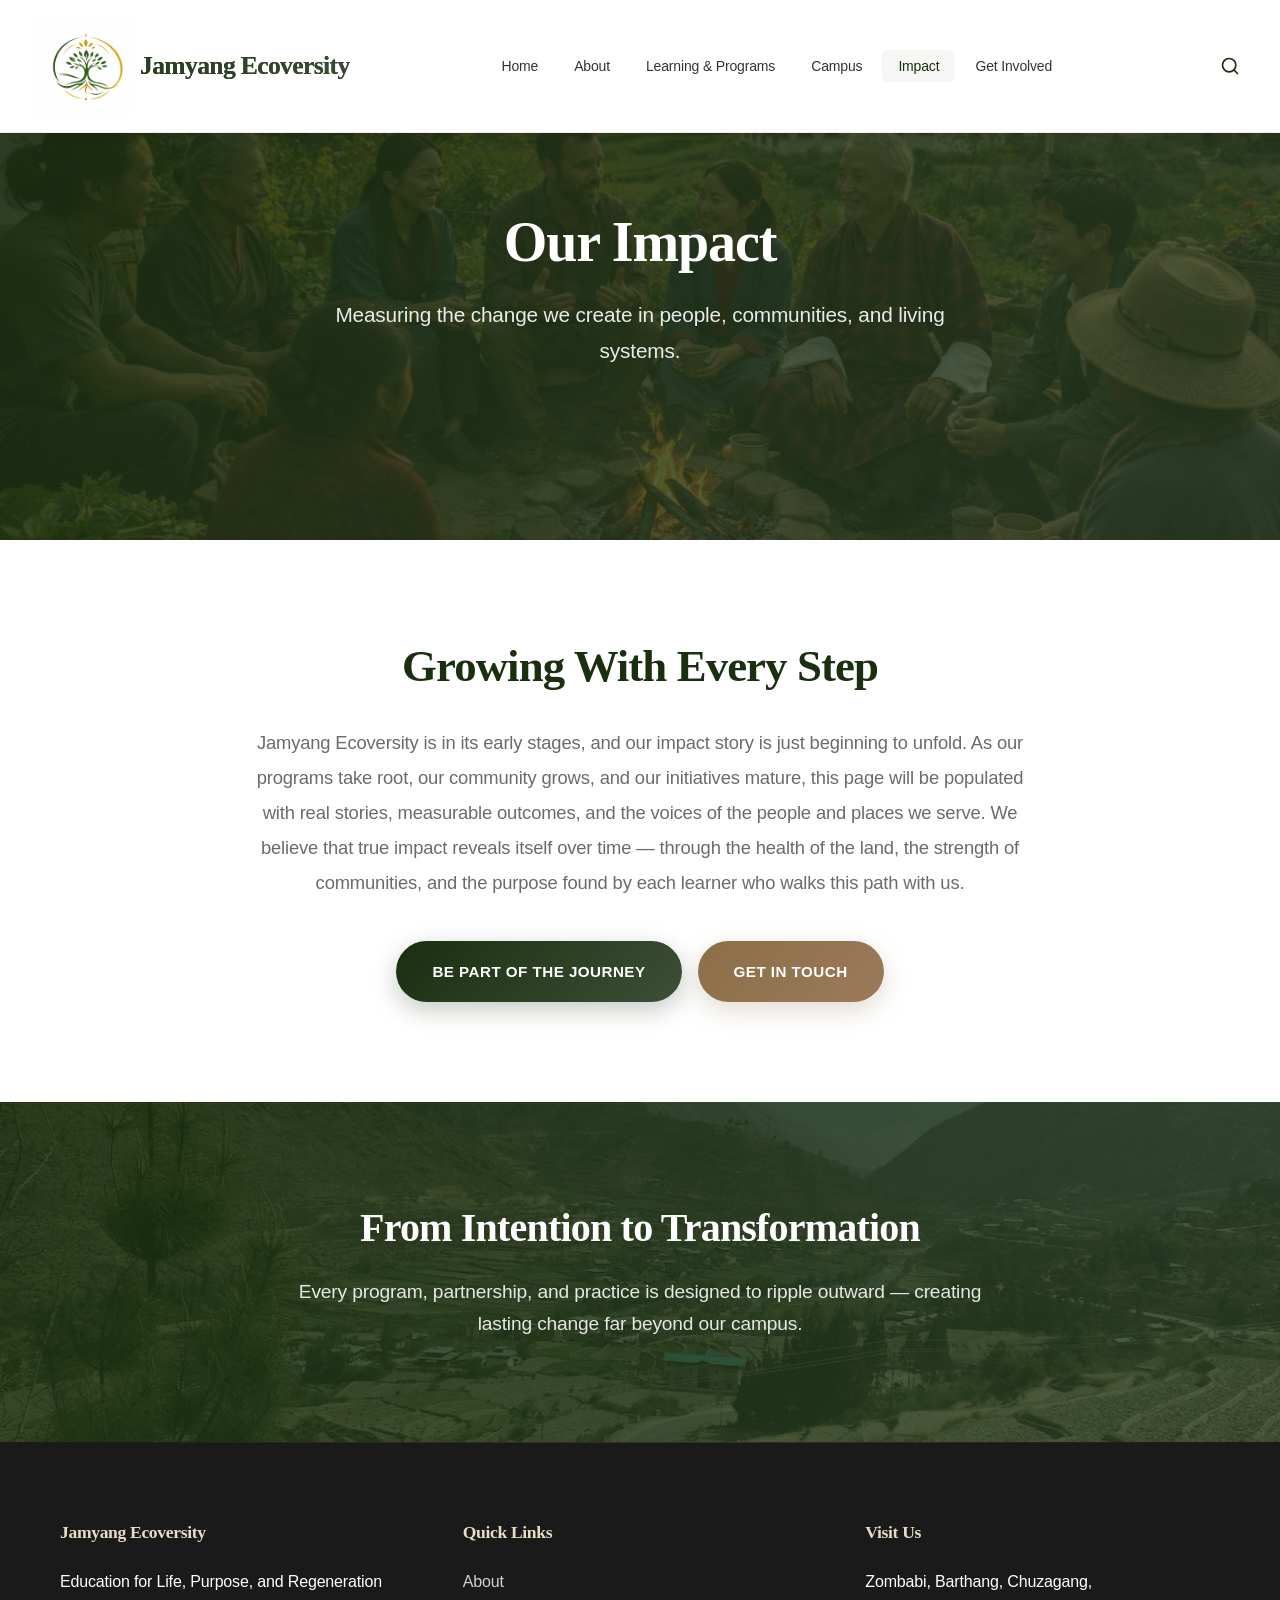
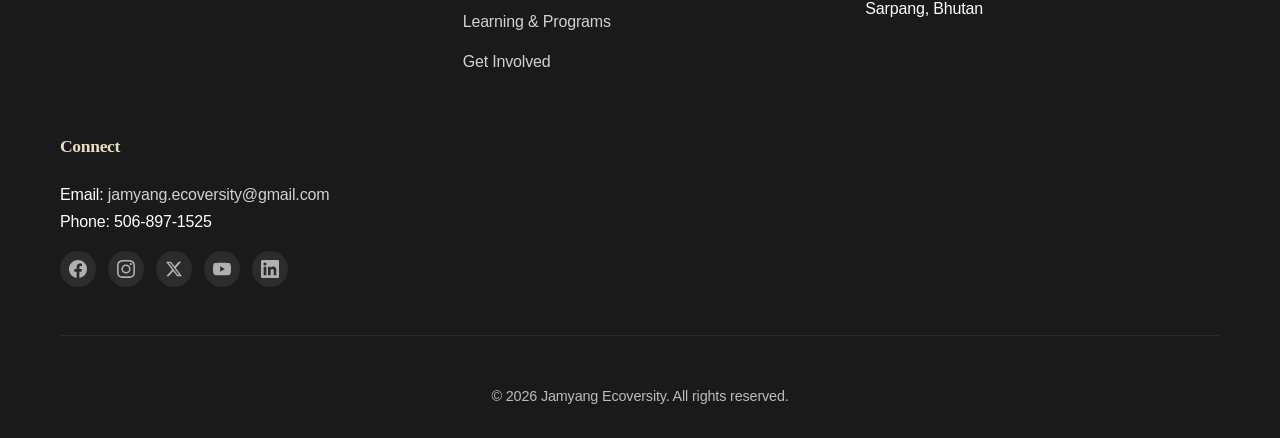
<file: impact.html>
<!DOCTYPE html>
<html lang="en">
<head>
    <meta charset="UTF-8">
    <meta name="viewport" content="width=device-width, initial-scale=1.0">
    <title>Impact - Jamyang Ecoversity</title>
    <meta name="description" content="Discover the intended outputs, outcomes, and monitoring approach of Jamyang Ecoversity's regenerative education programs.">
    <link rel="stylesheet" href="styles.css">
    <link rel="icon" href="favicon.ico" type="image/x-icon">
</head>
<body>
    <header class="header">
        <nav class="nav">
            <div class="nav-container">
                <div class="nav-logo">
                    <h2>
                        <a href="index.html">
                            <img src="pictures/logo.png" alt="Jamyang Ecoversity Logo">
                            <span style="display: inline-block; vertical-align: middle;">Jamyang Ecoversity</span>
                        </a>
                    </h2>
                </div>
                <ul class="nav-menu">
                    <li><a href="index.html" class="nav-link">Home</a></li>
                    <li><a href="about.html" class="nav-link">About</a></li>
                    <li><a href="programs.html" class="nav-link">Learning & Programs</a></li>
                    <li><a href="campus.html" class="nav-link">Campus</a></li>
                    <li><a href="impact.html" class="nav-link active">Impact</a></li>
                    <li><a href="get-involved.html" class="nav-link">Get Involved</a></li>
                </ul>
                <button class="nav-search-btn" id="searchToggle" aria-label="Search">
                    <svg viewBox="0 0 24 24" stroke-linecap="round" stroke-linejoin="round"><circle cx="11" cy="11" r="8"/><line x1="21" y1="21" x2="16.65" y2="16.65"/></svg>
                </button>
                <div class="hamburger">
                    <span></span>
                    <span></span>
                    <span></span>
                </div>
            </div>
        </nav>
        <div class="search-bar" id="searchBar">
            <div class="search-bar-inner">
                <input type="text" id="searchInput" placeholder="Search pages..." autocomplete="off">
                <div class="search-dropdown" id="searchDropdown"></div>
            </div>
        </div>
    </header>

    <main>
        <!-- HERO IMAGE — Change the image in src="pictures2/..." below -->
        <section class="ip-hero">
            <img src="pictures2/Village gathering by the fire in Bhutan.png" alt="" class="ip-hero-bg">
            <div class="ip-hero-overlay"></div>
            <div class="ip-hero-content">
                <!-- HERO TITLE — Edit the heading and subtitle below -->
                <h1>Our Impact</h1>
                <p>Measuring the change we create in people, communities, and living systems.</p>
            </div>
        </section>

        <!-- Impact Placeholder — Replace this section with real content as impact data becomes available -->
        <section class="ip-intro">
            <div class="container">
                <div class="ip-placeholder">
                    <h2>Growing With Every Step</h2>
                    <p>Jamyang Ecoversity is in its early stages, and our impact story is just beginning to unfold. As our programs take root, our community grows, and our initiatives mature, this page will be populated with real stories, measurable outcomes, and the voices of the people and places we serve. We believe that true impact reveals itself over time — through the health of the land, the strength of communities, and the purpose found by each learner who walks this path with us.</p>
                    <div class="ip-placeholder-cta">
                        <a href="get-involved.html" class="btn btn-primary">Be Part of the Journey</a>
                        <a href="get-involved.html" class="btn btn-secondary">Get in Touch</a>
                    </div>
                </div>
            </div>
        </section>

        <!-- Visual Break -->
        <section class="ip-break">
            <img src="pictures2/paddy_field-View.jpg" alt="" class="ip-break-bg">
            <div class="ip-break-overlay"></div>
            <div class="ip-break-content">
                <h2>From Intention to Transformation</h2>
                <p>Every program, partnership, and practice is designed to ripple outward — creating lasting change far beyond our campus.</p>
            </div>
        </section>
    </main>

    <footer class="footer">
        <div class="container">
            <div class="footer-content">
                <div class="footer-section">
                    <h3>Jamyang Ecoversity</h3>
                    <p>Education for Life, Purpose, and Regeneration</p>
                </div>
                <div class="footer-section">
                    <h4>Quick Links</h4>
                    <ul>
                        <li><a href="about.html">About</a></li>
                        <li><a href="programs.html">Learning & Programs</a></li>
                        <li><a href="get-involved.html">Get Involved</a></li>
                    </ul>
                </div>
                <div class="footer-section">
                    <h4>Visit Us</h4>
                    <p>Zombabi, Barthang, Chuzagang,<br>Sarpang, Bhutan</p>
                </div>
                <div class="footer-section">
                    <h4>Connect</h4>
                    <p>Email: <a href="mailto:jamyang.ecoversity@gmail.com" style="color: inherit;">jamyang.ecoversity@gmail.com</a></p>
                    <p>Phone: 506-897-1525</p>
                    <div class="footer-social">
                        <a href="#" aria-label="Facebook"><svg viewBox="0 0 24 24" fill="currentColor"><path d="M24 12.073c0-6.627-5.373-12-12-12s-12 5.373-12 12c0 5.99 4.388 10.954 10.125 11.854v-8.385H7.078v-3.47h3.047V9.43c0-3.007 1.792-4.669 4.533-4.669 1.312 0 2.686.235 2.686.235v2.953H15.83c-1.491 0-1.956.925-1.956 1.874v2.25h3.328l-.532 3.47h-2.796v8.385C19.612 23.027 24 18.062 24 12.073z"/></svg></a>
                        <a href="#" aria-label="Instagram"><svg viewBox="0 0 24 24" fill="currentColor"><path d="M12 2.163c3.204 0 3.584.012 4.85.07 3.252.148 4.771 1.691 4.919 4.919.058 1.265.069 1.645.069 4.849 0 3.205-.012 3.584-.069 4.849-.149 3.225-1.664 4.771-4.919 4.919-1.266.058-1.644.07-4.85.07-3.204 0-3.584-.012-4.849-.07-3.26-.149-4.771-1.699-4.919-4.92-.058-1.265-.07-1.644-.07-4.849 0-3.204.013-3.583.07-4.849.149-3.227 1.664-4.771 4.919-4.919 1.266-.057 1.645-.069 4.849-.069zM12 0C8.741 0 8.333.014 7.053.072 2.695.272.273 2.69.073 7.052.014 8.333 0 8.741 0 12c0 3.259.014 3.668.072 4.948.2 4.358 2.618 6.78 6.98 6.98C8.333 23.986 8.741 24 12 24c3.259 0 3.668-.014 4.948-.072 4.354-.2 6.782-2.618 6.979-6.98.059-1.28.073-1.689.073-4.948 0-3.259-.014-3.667-.072-4.947-.196-4.354-2.617-6.78-6.979-6.98C15.668.014 15.259 0 12 0zm0 5.838a6.162 6.162 0 100 12.324 6.162 6.162 0 000-12.324zM12 16a4 4 0 110-8 4 4 0 010 8zm6.406-11.845a1.44 1.44 0 100 2.881 1.44 1.44 0 000-2.881z"/></svg></a>
                        <a href="#" aria-label="Twitter / X"><svg viewBox="0 0 24 24" fill="currentColor"><path d="M18.244 2.25h3.308l-7.227 8.26 8.502 11.24H16.17l-5.214-6.817L4.99 21.75H1.68l7.73-8.835L1.254 2.25H8.08l4.713 6.231zm-1.161 17.52h1.833L7.084 4.126H5.117z"/></svg></a>
                        <a href="#" aria-label="YouTube"><svg viewBox="0 0 24 24" fill="currentColor"><path d="M23.498 6.186a3.016 3.016 0 00-2.122-2.136C19.505 3.545 12 3.545 12 3.545s-7.505 0-9.377.505A3.017 3.017 0 00.502 6.186C0 8.07 0 12 0 12s0 3.93.502 5.814a3.016 3.016 0 002.122 2.136c1.871.505 9.376.505 9.376.505s7.505 0 9.377-.505a3.015 3.015 0 002.122-2.136C24 15.93 24 12 24 12s0-3.93-.502-5.814zM9.545 15.568V8.432L15.818 12l-6.273 3.568z"/></svg></a>
                        <a href="#" aria-label="LinkedIn"><svg viewBox="0 0 24 24" fill="currentColor"><path d="M20.447 20.452h-3.554v-5.569c0-1.328-.027-3.037-1.852-3.037-1.853 0-2.136 1.445-2.136 2.939v5.667H9.351V9h3.414v1.561h.046c.477-.9 1.637-1.85 3.37-1.85 3.601 0 4.267 2.37 4.267 5.455v6.286zM5.337 7.433a2.062 2.062 0 01-2.063-2.065 2.064 2.064 0 112.063 2.065zm1.782 13.019H3.555V9h3.564v11.452zM22.225 0H1.771C.792 0 0 .774 0 1.729v20.542C0 23.227.792 24 1.771 24h20.451C23.2 24 24 23.227 24 22.271V1.729C24 .774 23.2 0 22.222 0h.003z"/></svg></a>
                    </div>
                </div>
            </div>
            <div class="footer-bottom">
                <p>&copy; 2026 Jamyang Ecoversity. All rights reserved.</p>
            </div>
        </div>
    </footer>

    <script src="script.js"></script>
</body>
</html>
</file>
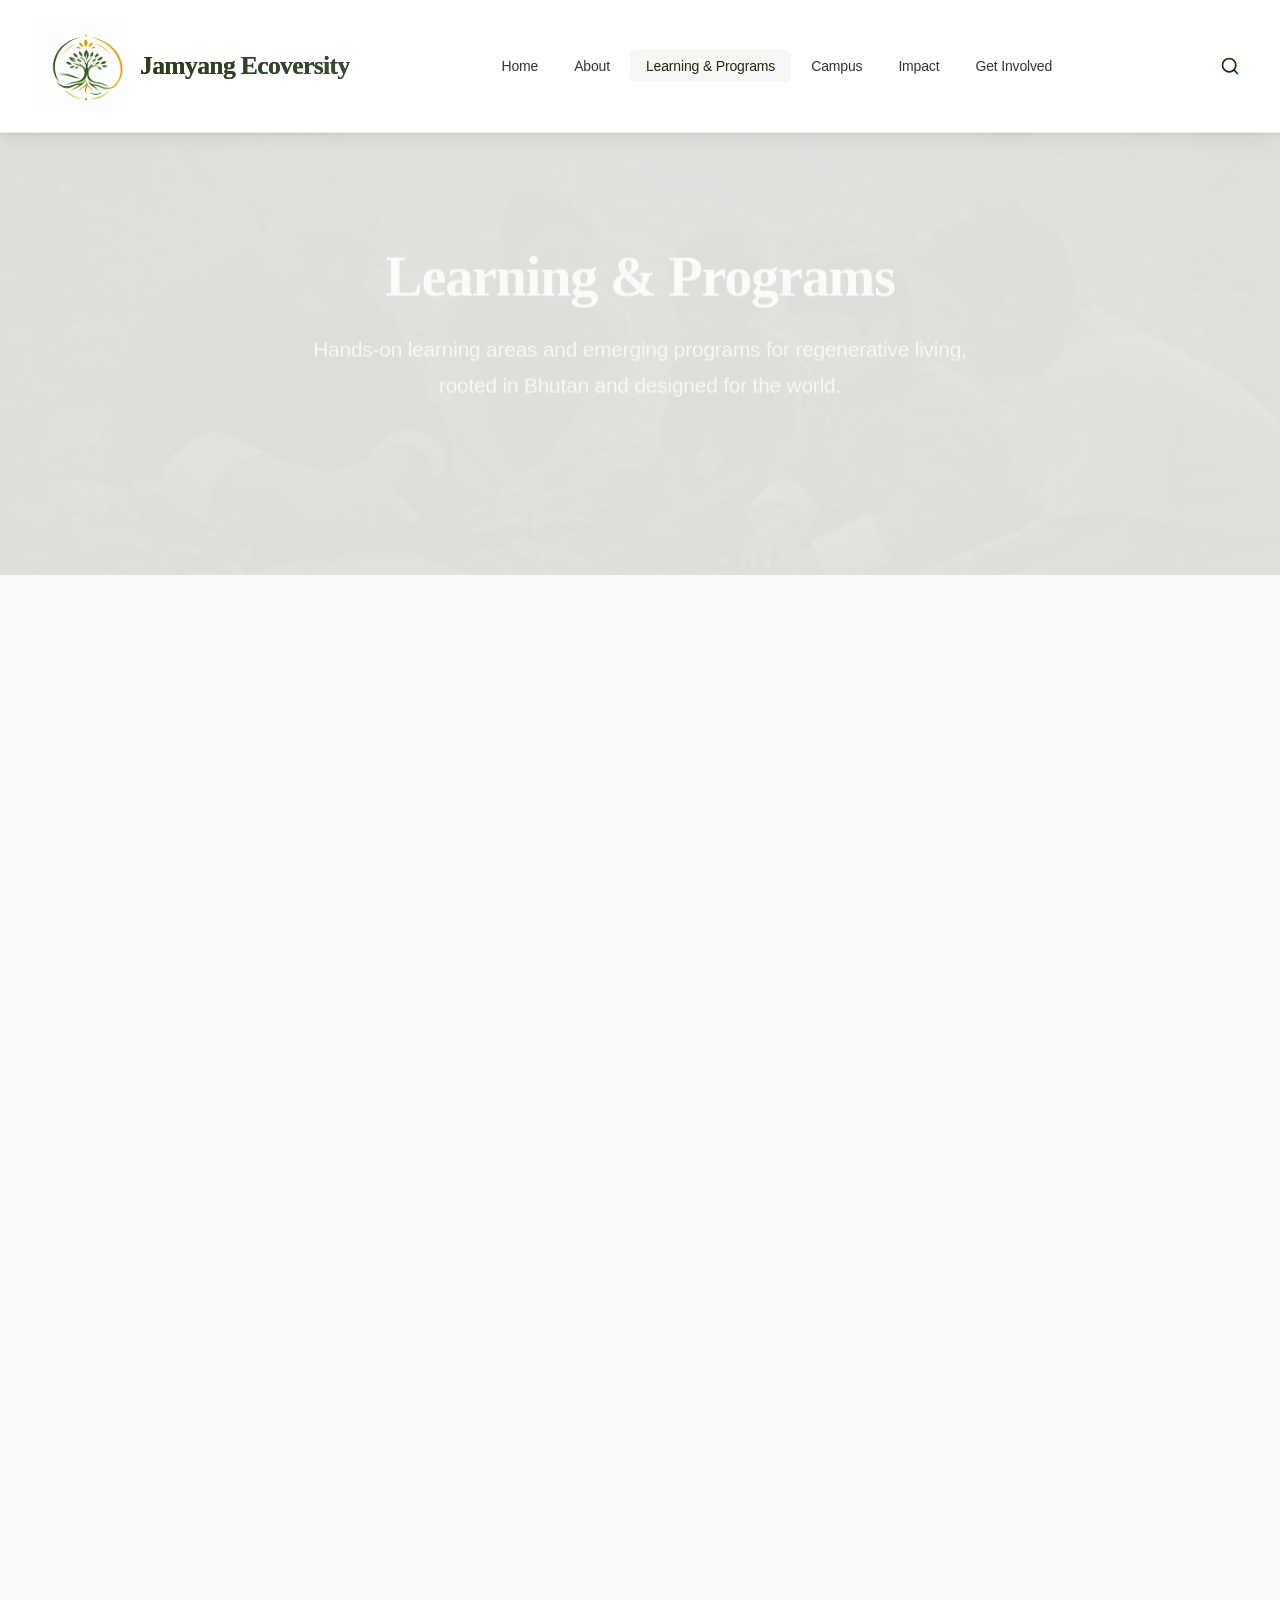
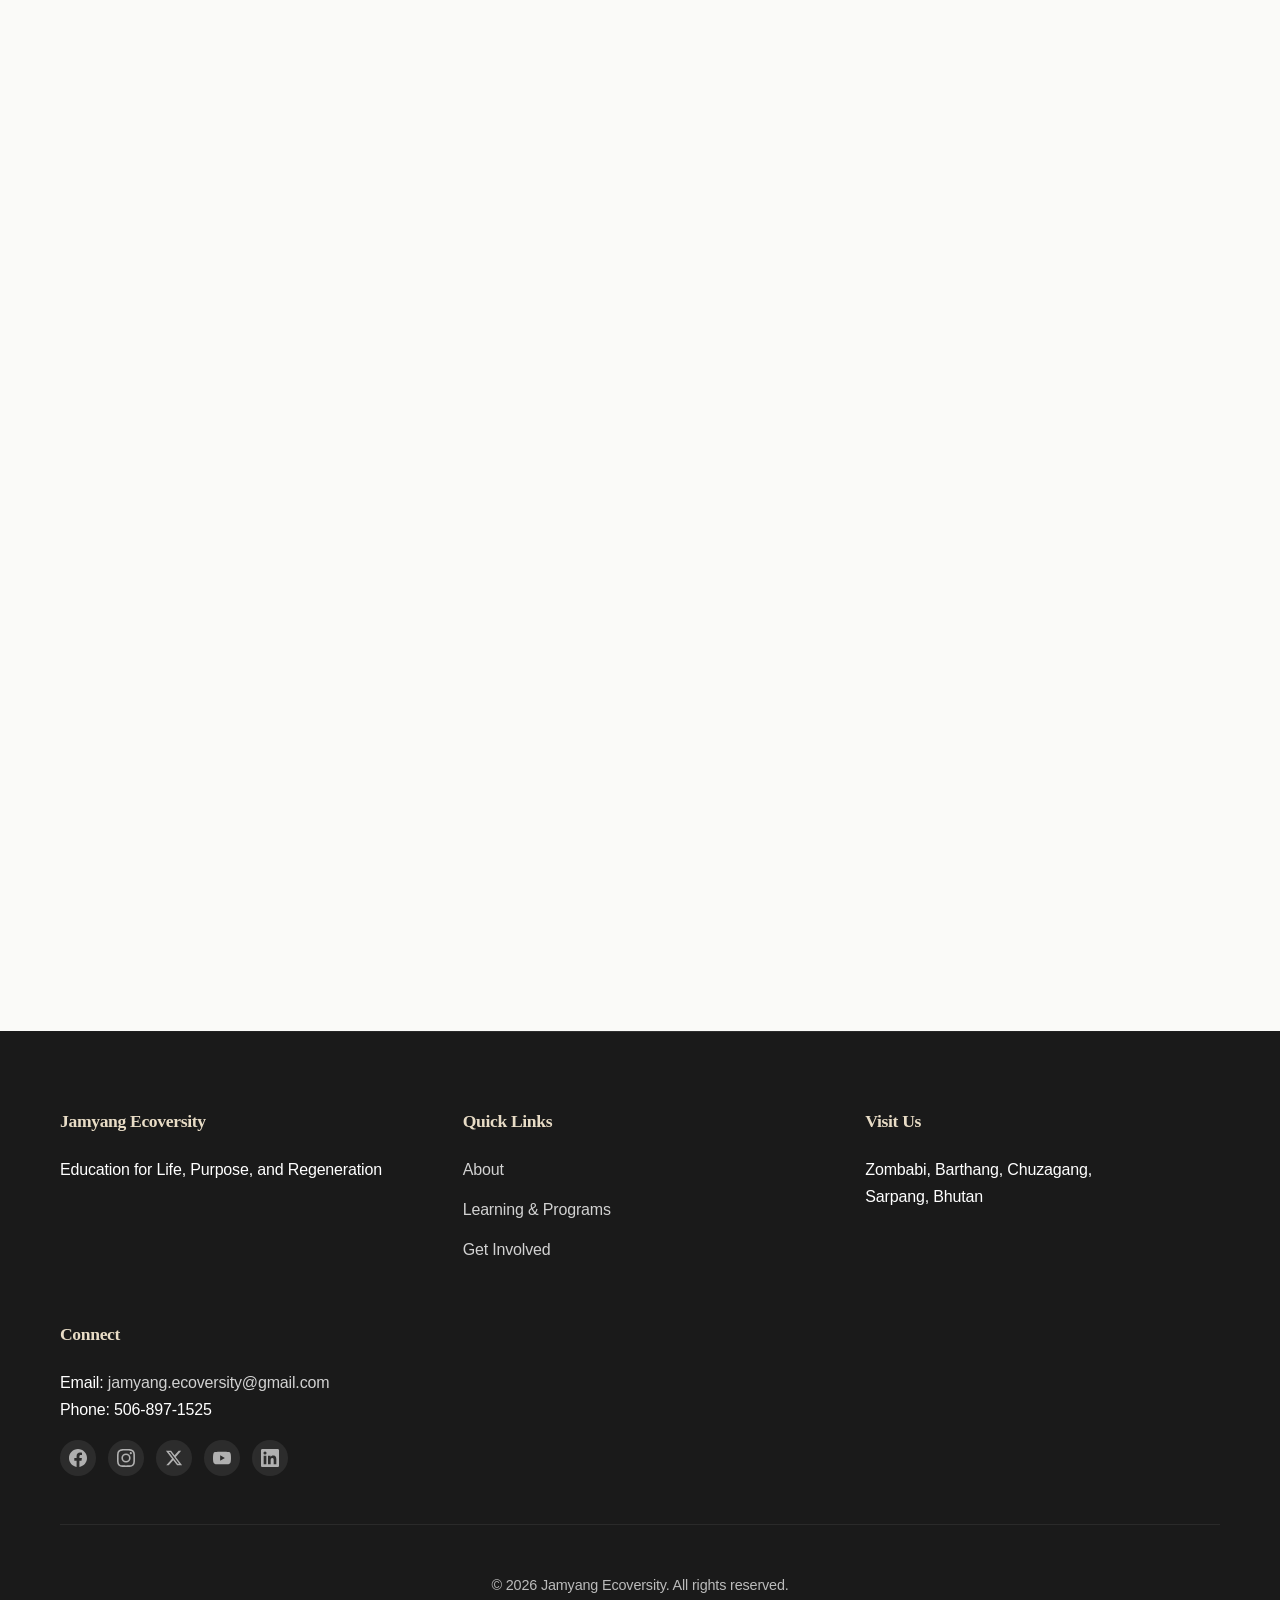
<file: learning-areas.html>
<!DOCTYPE html>
<html lang="en">
<head>
    <meta charset="UTF-8">
    <meta name="viewport" content="width=device-width, initial-scale=1.0">
    <title>Redirecting... - Jamyang Ecoversity</title>
    <!-- This page now redirects to the merged Learning & Programs page -->
    <meta http-equiv="refresh" content="0; url=programs.html">
    <link rel="stylesheet" href="styles.css">
    <link rel="icon" href="favicon.ico" type="image/x-icon">
</head>
<body>
    <header class="header">
        <nav class="nav">
            <div class="nav-container">
                <div class="nav-logo">
                    <h2>
                        <a href="index.html">
                            <img src="pictures/logo.png" alt="Jamyang Ecoversity Logo" width="40" height="40" style="margin-right: 12px; vertical-align: middle; border-radius: 8px; box-shadow: 0 2px 8px rgba(26, 47, 15, 0.15); transition: all 0.3s ease;">
                            <span style="display: inline-block; vertical-align: middle;">Jamyang Ecoversity</span>
                        </a>
                    </h2>
                </div>
                <ul class="nav-menu">
                    <li><a href="index.html" class="nav-link">Home</a></li>
                    <li><a href="about.html" class="nav-link">About</a></li>
                    <li><a href="learning-areas.html" class="nav-link active">Learning Areas</a></li>
                    <li><a href="programs.html" class="nav-link">Programs</a></li>
                    <li><a href="campus.html" class="nav-link">Campus</a></li>
                    <li><a href="impact.html" class="nav-link">Impact</a></li>
                    <li><a href="get-involved.html" class="nav-link">Get Involved</a></li>
                </ul>
                <div class="hamburger">
                    <span></span>
                    <span></span>
                    <span></span>
                </div>
            </div>
        </nav>
    </header>

    <main>
        <!-- Hero with Background Image -->
        <section class="la-hero">
            <img src="pictures2/Reading together in Bhutanese tradition (1).png" alt="" class="la-hero-bg">
            <div class="la-hero-overlay"></div>
            <div class="la-hero-content">
                <h1>Learning Areas</h1>
                <p>Eight integrated domains of study for regenerative living, meaningful livelihood, and holistic human development.</p>
            </div>
        </section>

        <!-- Introduction with Image -->
        <section class="la-intro">
            <div class="container">
                <div class="la-intro-wrapper">
                    <div class="la-intro-text">
                        <h2>Integrated Learning for Regenerative Living</h2>
                        <p>Our curriculum weaves together eight essential learning areas, each addressing a critical dimension of place-based, regenerative living. Rather than isolated subjects, these domains interconnect and reinforce each other — preparing learners to think and act holistically across cultures, landscapes, and communities.</p>
                    </div>
                    <div class="la-intro-image">
                        <img src="pictures2/Bhutanese farming in a terraced garden.png" alt="Hands-on learning at Jamyang Ecoversity">
                    </div>
                </div>
            </div>
        </section>

        <!-- Learning Area 01 -->
        <section class="la-section la-white">
            <div class="container">
                <div class="la-block">
                    <div class="la-heading">
                        <span class="la-number">01</span>
                        <div>
                            <h2>Regenerative Agriculture and Food Systems</h2>
                            <p class="la-lead">Learn to cultivate food and fiber in ways that heal ecosystems, build soil health, and create resilient local food systems.</p>
                        </div>
                    </div>
                    <div class="la-topics">
                        <span class="la-topic">Soil Health & Composting</span>
                        <span class="la-topic">Seed Saving & Biodiversity</span>
                        <span class="la-topic">Agroecology</span>
                        <span class="la-topic">Permaculture Design</span>
                        <span class="la-topic">Water Stewardship</span>
                        <span class="la-topic">Food Forests</span>
                        <span class="la-topic">Kitchen Gardening</span>
                        <span class="la-topic">Small Livestock Integration</span>
                        <span class="la-topic">Climate-Resilient Farming</span>
                        <span class="la-topic">Local Food Systems</span>
                    </div>
                </div>
            </div>
        </section>

        <!-- Learning Area 02 -->
        <section class="la-section la-cream">
            <div class="container">
                <div class="la-block">
                    <div class="la-heading">
                        <span class="la-number">02</span>
                        <div>
                            <h2>Natural Building and Ecological Design</h2>
                            <p class="la-lead">Master the art and science of creating beautiful, functional buildings using local, natural materials and ecological principles.</p>
                        </div>
                    </div>
                    <div class="la-topics">
                        <span class="la-topic">Vernacular Architecture</span>
                        <span class="la-topic">Earth-Based Construction</span>
                        <span class="la-topic">Bamboo & Timber Systems</span>
                        <span class="la-topic">Passive Solar Design</span>
                        <span class="la-topic">Natural Plasters & Finishes</span>
                        <span class="la-topic">Ecological Sanitation</span>
                        <span class="la-topic">Rainwater Harvesting</span>
                        <span class="la-topic">Site Planning</span>
                    </div>
                </div>
            </div>
        </section>

        <!-- Learning Area 03 -->
        <section class="la-section la-white">
            <div class="container">
                <div class="la-block">
                    <div class="la-heading">
                        <span class="la-number">03</span>
                        <div>
                            <h2>Traditional Knowledge and Cultural Literacy</h2>
                            <p class="la-lead">Connect with ancestral wisdom and cultural practices that sustain communities and ecological relationships.</p>
                        </div>
                    </div>
                    <div class="la-topics">
                        <span class="la-topic">Values & Worldview</span>
                        <span class="la-topic">Indigenous Ecological Knowledge</span>
                        <span class="la-topic">Crafts & Artisanal Skills</span>
                        <span class="la-topic">Intergenerational Learning</span>
                        <span class="la-topic">Oral Traditions</span>
                        <span class="la-topic">Land-Based Practices</span>
                        <span class="la-topic">Identity & Rootedness</span>
                    </div>
                </div>
            </div>
        </section>

        <!-- Learning Area 04 -->
        <section class="la-section la-cream">
            <div class="container">
                <div class="la-block">
                    <div class="la-heading">
                        <span class="la-number">04</span>
                        <div>
                            <h2>Holistic Wellbeing</h2>
                            <p class="la-lead">Cultivate physical, mental, emotional, and spiritual health through integrated practices and community care.</p>
                        </div>
                    </div>
                    <div class="la-topics">
                        <span class="la-topic">Mental Wellbeing</span>
                        <span class="la-topic">Mindfulness & Presence</span>
                        <span class="la-topic">Physical Health & Movement</span>
                        <span class="la-topic">Nutrition & Food Wisdom</span>
                        <span class="la-topic">Community Care</span>
                        <span class="la-topic">Healthy Relationships</span>
                        <span class="la-topic">Responsible Living</span>
                    </div>
                </div>
            </div>
        </section>

        <!-- Mid-page Visual Break -->
        <section class="la-break">
            <img src="pictures2/Village gathering by the fire in Bhutan.png" alt="" class="la-break-bg">
            <div class="la-break-overlay"></div>
            <div class="la-break-content">
                <h2>Learning That Reconnects Head, Heart, and Hands</h2>
                <p>Every domain is experienced through direct practice, mentorship, and real-world application — never in isolation.</p>
            </div>
        </section>

        <!-- Learning Area 05 -->
        <section class="la-section la-white">
            <div class="container">
                <div class="la-block">
                    <div class="la-heading">
                        <span class="la-number">05</span>
                        <div>
                            <h2>Regenerative Livelihoods and Social Enterprise</h2>
                            <p class="la-lead">Create meaningful work that generates value for people and planet while providing dignified livelihoods.</p>
                        </div>
                    </div>
                    <div class="la-topics">
                        <span class="la-topic">Livelihood Design</span>
                        <span class="la-topic">Local Enterprise Development</span>
                        <span class="la-topic">Ethical Entrepreneurship</span>
                        <span class="la-topic">Cooperative Models</span>
                        <span class="la-topic">Value-Added Products</span>
                        <span class="la-topic">Craft-Based Income</span>
                        <span class="la-topic">Financial Literacy</span>
                        <span class="la-topic">Business Planning</span>
                    </div>
                </div>
            </div>
        </section>

        <!-- Learning Area 06 -->
        <section class="la-section la-cream">
            <div class="container">
                <div class="la-block">
                    <div class="la-heading">
                        <span class="la-number">06</span>
                        <div>
                            <h2>Ecological Stewardship and Restoration</h2>
                            <p class="la-lead">Develop the knowledge and skills to protect, restore, and enhance natural systems and biodiversity.</p>
                        </div>
                    </div>
                    <div class="la-topics">
                        <span class="la-topic">Watershed Awareness</span>
                        <span class="la-topic">Biodiversity Conservation</span>
                        <span class="la-topic">Afforestation & Reforestation</span>
                        <span class="la-topic">Land Restoration</span>
                        <span class="la-topic">Waste Reduction</span>
                        <span class="la-topic">Circular Systems</span>
                        <span class="la-topic">Ecosystem Monitoring</span>
                    </div>
                </div>
            </div>
        </section>

        <!-- Learning Area 07 -->
        <section class="la-section la-white">
            <div class="container">
                <div class="la-block">
                    <div class="la-heading">
                        <span class="la-number">07</span>
                        <div>
                            <h2>Appropriate Technology and Innovation</h2>
                            <p class="la-lead">Learn to select, create, and apply technologies that serve human needs while respecting ecological limits.</p>
                        </div>
                    </div>
                    <div class="la-topics">
                        <span class="la-topic">Life-Serving Tools</span>
                        <span class="la-topic">Renewable Energy Basics</span>
                        <span class="la-topic">Digital Literacy</span>
                        <span class="la-topic">Responsible Technology</span>
                        <span class="la-topic">Farming Tools</span>
                        <span class="la-topic">Building Technologies</span>
                        <span class="la-topic">Communication Systems</span>
                    </div>
                </div>
            </div>
        </section>

        <!-- Learning Area 08 -->
        <section class="la-section la-cream">
            <div class="container">
                <div class="la-block">
                    <div class="la-heading">
                        <span class="la-number">08</span>
                        <div>
                            <h2>Leadership, Purpose, and Community Engagement</h2>
                            <p class="la-lead">Develop the capacity to lead, organize, and mobilize communities for positive change and regenerative action.</p>
                        </div>
                    </div>
                    <div class="la-topics">
                        <span class="la-topic">Self-Awareness</span>
                        <span class="la-topic">Values-Based Leadership</span>
                        <span class="la-topic">Communication & Facilitation</span>
                        <span class="la-topic">Community Organizing</span>
                        <span class="la-topic">Action Research</span>
                        <span class="la-topic">Service Learning</span>
                        <span class="la-topic">Project Development</span>
                    </div>
                </div>
            </div>
        </section>

        <!-- CTA -->
        <section class="cta">
            <div class="container">
                <div class="cta-content">
                    <h2>Begin Your Learning Journey</h2>
                    <p>Explore our programs and find the path that fits your vision for regenerative education, meaningful work, and holistic living.</p>
                    <div class="cta-buttons">
                        <a href="programs.html" class="btn btn-primary">View Programs</a>
                        <a href="get-involved.html" class="btn btn-secondary">Ask Questions</a>
                    </div>
                </div>
            </div>
        </section>
    </main>

    <footer class="footer">
        <div class="container">
            <div class="footer-content">
                <div class="footer-section">
                    <h3>Jamyang Ecoversity</h3>
                    <p>Education for Life, Purpose, and Regeneration</p>
                </div>
                <div class="footer-section">
                    <h4>Quick Links</h4>
                    <ul>
                        <li><a href="about.html">About</a></li>
                        <li><a href="programs.html">Programs</a></li>
                        <li><a href="get-involved.html">Get Involved</a></li>
                    </ul>
                </div>
                <div class="footer-section">
                    <h4>Learning Areas</h4>
                    <ul>
                        <li><a href="learning-areas.html">Regenerative Agriculture</a></li>
                        <li><a href="learning-areas.html">Natural Building</a></li>
                        <li><a href="learning-areas.html">Traditional Knowledge</a></li>
                        <li><a href="learning-areas.html">Holistic Wellbeing</a></li>
                    </ul>
                </div>
                <div class="footer-section">
                    <h4>Connect</h4>
                    <p>Email: jamyang.ecoversity@gmail.com</p>
                    <p>Phone: 506-897-1525</p>
                    <div class="social-links">
                        <a href="#" aria-label="Facebook"></a>
                        <a href="#" aria-label="Instagram"></a>
                        <a href="#" aria-label="Twitter"></a>
                        <a href="#" aria-label="YouTube"></a>
                    </div>
                </div>
            </div>
            <div class="footer-bottom">
                <p>&copy; 2025 Jamyang Ecoversity. All rights reserved.</p>
            </div>
        </div>
    </footer>

    <script src="script.js"></script>
</body>
</html>
</file>
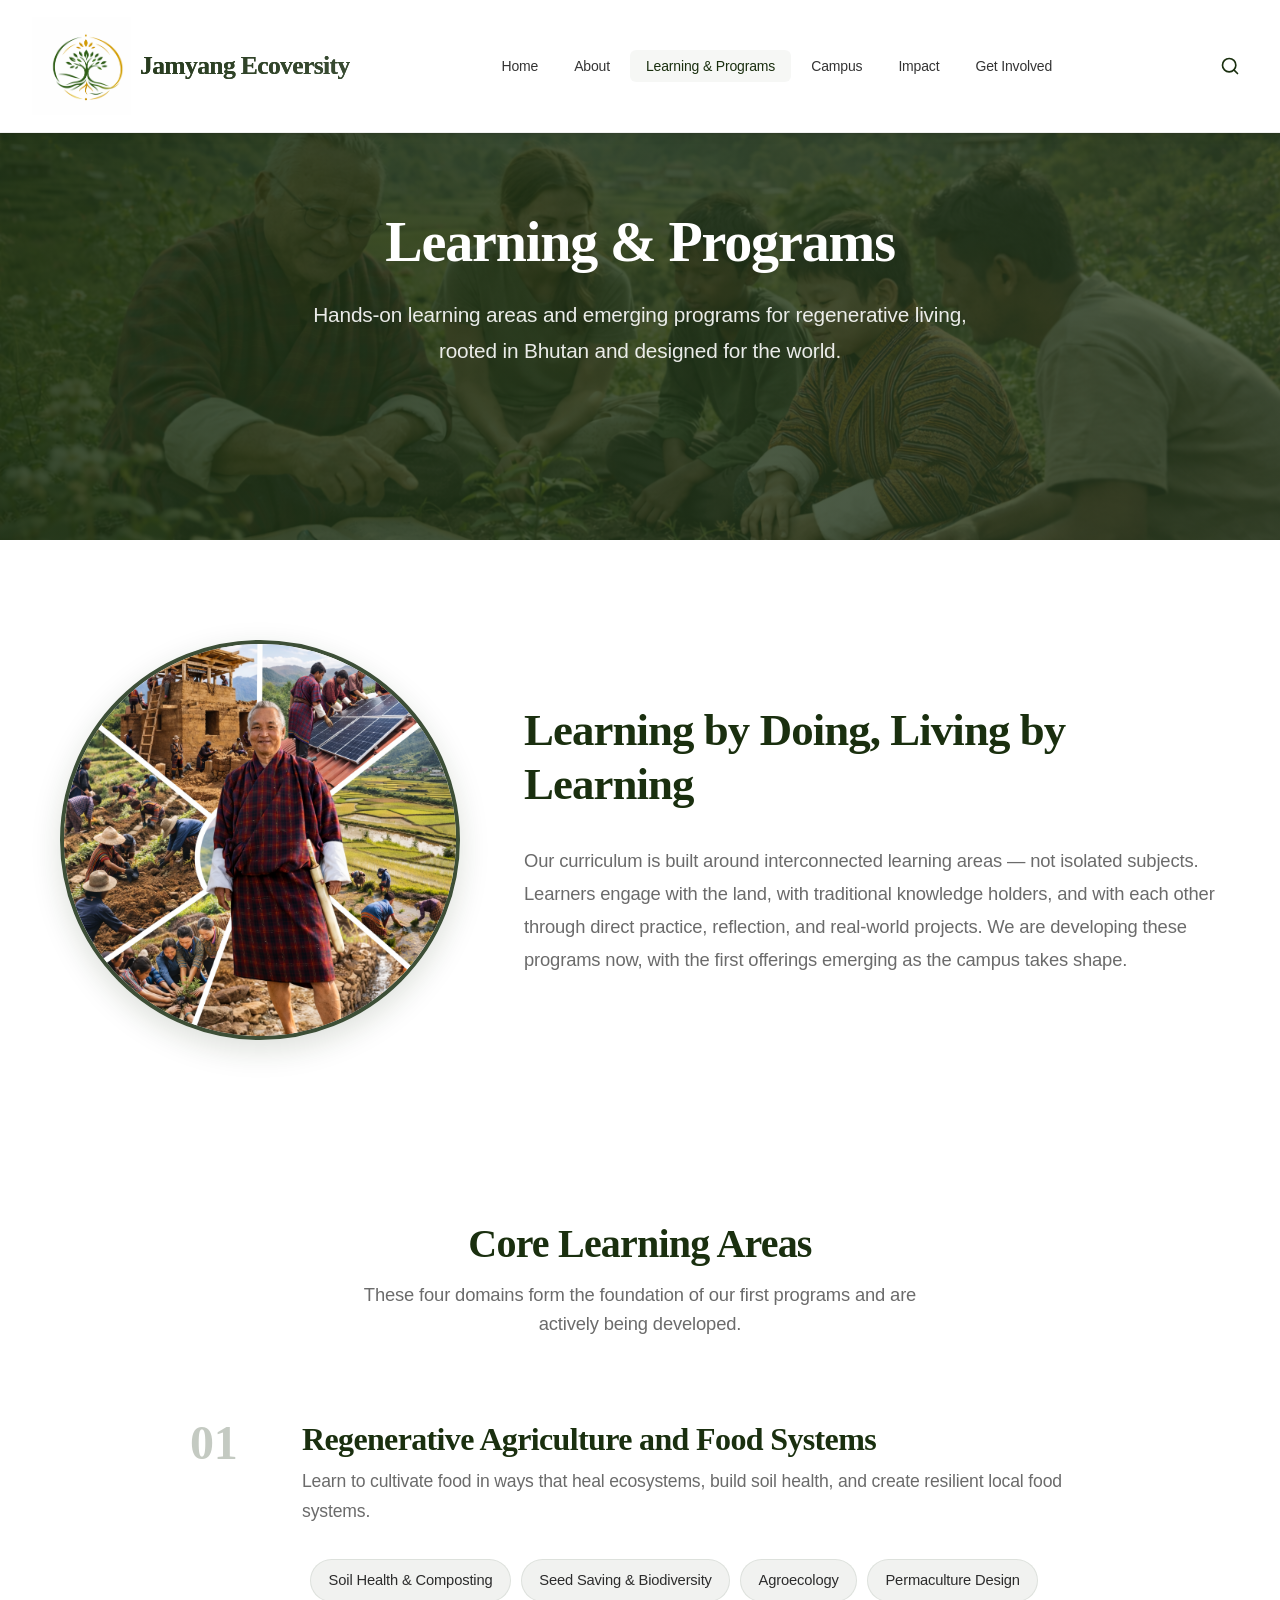
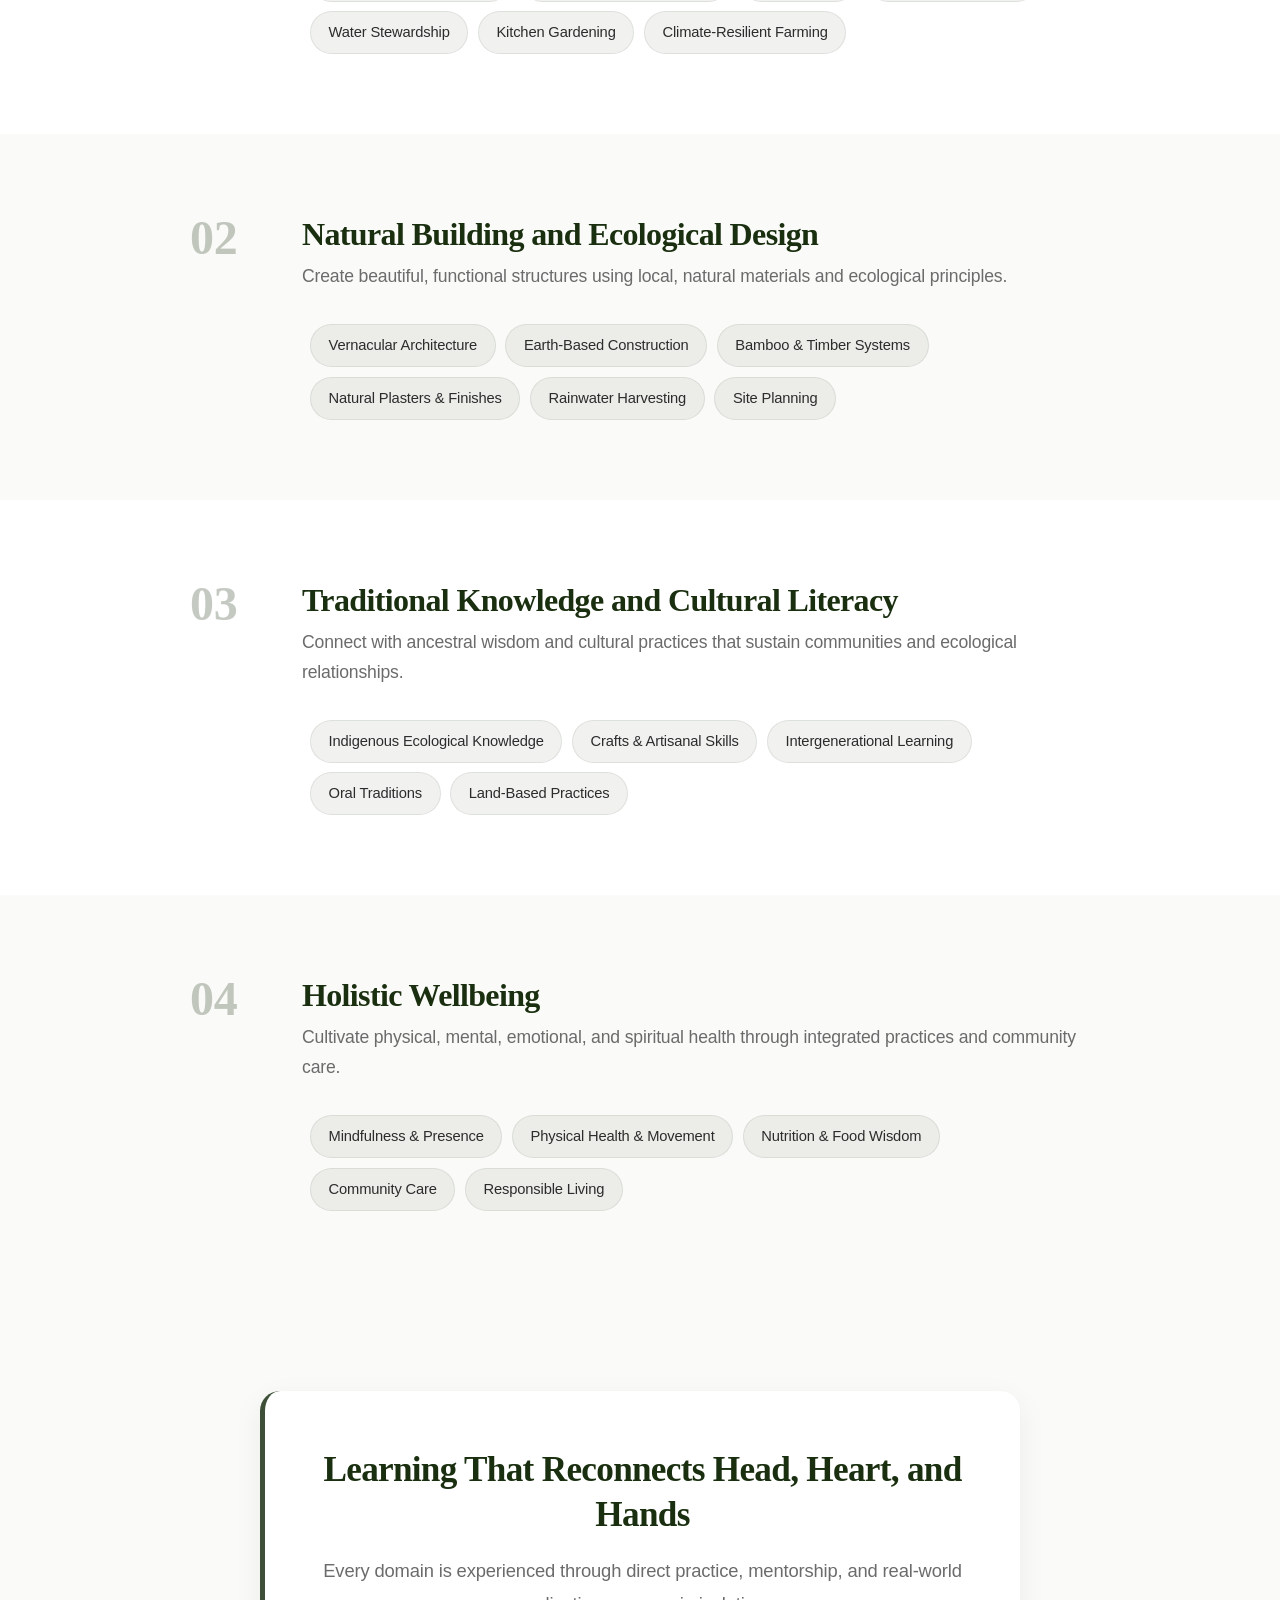
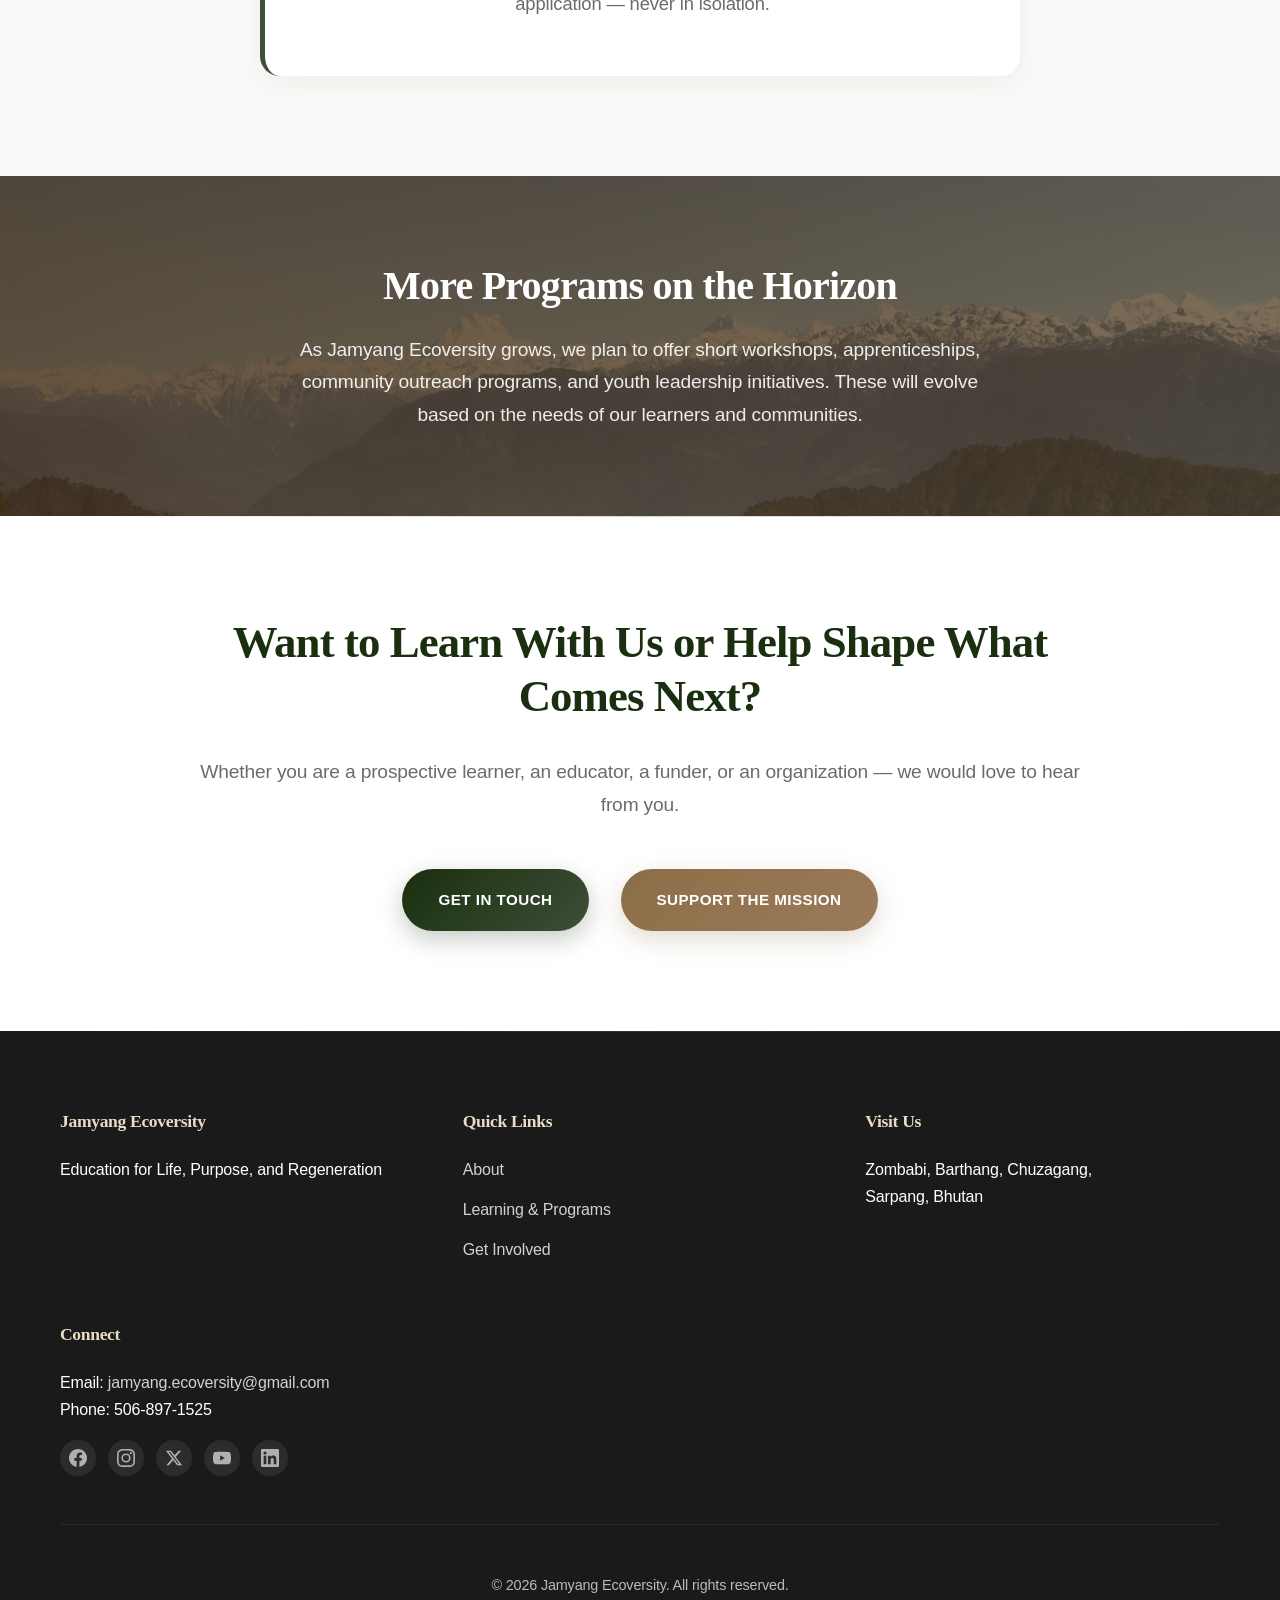
<file: programs.html>
<!DOCTYPE html>
<html lang="en">
<head>
    <meta charset="UTF-8">
    <meta name="viewport" content="width=device-width, initial-scale=1.0">
    <!-- SITE TITLE — Edit below to change this page's browser tab title -->
    <title>Learning & Programs - Jamyang Ecoversity</title>
    <meta name="description" content="Explore our eight learning areas and hands-on programs including certificates, workshops, apprenticeships, and community outreach.">
    <link rel="stylesheet" href="styles.css">
    <link rel="icon" href="favicon.ico" type="image/x-icon">
</head>
<body>
    <header class="header">
        <nav class="nav">
            <div class="nav-container">
                <div class="nav-logo">
                    <h2>
                        <a href="index.html">
                            <!-- LOGO IMAGE — Replace "pictures/logo.png" with your logo file -->
                            <img src="pictures/logo.png" alt="Jamyang Ecoversity Logo">
                            <!-- SITE NAME — Edit the text below to change the name in the nav bar -->
                            <span style="display: inline-block; vertical-align: middle;">Jamyang Ecoversity</span>
                        </a>
                    </h2>
                </div>
                <!-- NAVIGATION LINKS — Edit the links and text below to change the menu -->
                <ul class="nav-menu">
                    <li><a href="index.html" class="nav-link">Home</a></li>
                    <li><a href="about.html" class="nav-link">About</a></li>
                    <li><a href="programs.html" class="nav-link active">Learning & Programs</a></li>
                    <li><a href="campus.html" class="nav-link">Campus</a></li>
                    <li><a href="impact.html" class="nav-link">Impact</a></li>
                    <li><a href="get-involved.html" class="nav-link">Get Involved</a></li>
                </ul>
                <button class="nav-search-btn" id="searchToggle" aria-label="Search">
                    <svg viewBox="0 0 24 24" stroke-linecap="round" stroke-linejoin="round"><circle cx="11" cy="11" r="8"/><line x1="21" y1="21" x2="16.65" y2="16.65"/></svg>
                </button>
                <div class="hamburger">
                    <span></span>
                    <span></span>
                    <span></span>
                </div>
            </div>
        </nav>
        <div class="search-bar" id="searchBar">
            <div class="search-bar-inner">
                <input type="text" id="searchInput" placeholder="Search pages..." autocomplete="off">
                <div class="search-dropdown" id="searchDropdown"></div>
            </div>
        </div>
    </header>

    <main>
        <!-- Hero -->
        <section class="pg-hero">
            <img src="pictures2/teaching_youth.png" alt="" class="pg-hero-bg">
            <div class="pg-hero-overlay"></div>
            <div class="pg-hero-content">
                <h1>Learning & Programs</h1>
                <p>Hands-on learning areas and emerging programs for regenerative living, rooted in Bhutan and designed for the world.</p>
            </div>
        </section>

        <!-- Introduction -->
        <section class="pg-intro">
            <div class="container">
                <div class="pg-intro-wrapper">
                    <div class="pg-intro-image">
                        <img src="pictures2/learning by doing.png" alt="Community learning at Jamyang Ecoversity">
                    </div>
                    <div class="pg-intro-text">
                        <h2>Learning by Doing, Living by Learning</h2>
                        <p>Our curriculum is built around interconnected learning areas — not isolated subjects. Learners engage with the land, with traditional knowledge holders, and with each other through direct practice, reflection, and real-world projects. We are developing these programs now, with the first offerings emerging as the campus takes shape.</p>
                    </div>
                </div>
            </div>
        </section>

        <!-- ============================================================
             CORE LEARNING AREAS — Currently emerging / active focus
             ============================================================ -->

        <!-- Section header for core areas -->
        <section class="la-section la-white" style="padding-bottom: 0;">
            <div class="container">
                <div class="pg-section-head" style="margin-bottom: 0;">
                    <h2>Core Learning Areas</h2>
                    <p>These four domains form the foundation of our first programs and are actively being developed.</p>
                </div>
            </div>
        </section>

        <!-- Learning Area 01 -->
        <section class="la-section la-white">
            <div class="container">
                <div class="la-block">
                    <div class="la-heading">
                        <span class="la-number">01</span>
                        <div>
                            <h2>Regenerative Agriculture and Food Systems</h2>
                            <p class="la-lead">Learn to cultivate food in ways that heal ecosystems, build soil health, and create resilient local food systems.</p>
                        </div>
                    </div>
                    <div class="la-topics">
                        <span class="la-topic">Soil Health & Composting</span>
                        <span class="la-topic">Seed Saving & Biodiversity</span>
                        <span class="la-topic">Agroecology</span>
                        <span class="la-topic">Permaculture Design</span>
                        <span class="la-topic">Water Stewardship</span>
                        <span class="la-topic">Kitchen Gardening</span>
                        <span class="la-topic">Climate-Resilient Farming</span>
                    </div>
                </div>
            </div>
        </section>

        <!-- Learning Area 02 -->
        <section class="la-section la-cream">
            <div class="container">
                <div class="la-block">
                    <div class="la-heading">
                        <span class="la-number">02</span>
                        <div>
                            <h2>Natural Building and Ecological Design</h2>
                            <p class="la-lead">Create beautiful, functional structures using local, natural materials and ecological principles.</p>
                        </div>
                    </div>
                    <div class="la-topics">
                        <span class="la-topic">Vernacular Architecture</span>
                        <span class="la-topic">Earth-Based Construction</span>
                        <span class="la-topic">Bamboo & Timber Systems</span>
                        <span class="la-topic">Natural Plasters & Finishes</span>
                        <span class="la-topic">Rainwater Harvesting</span>
                        <span class="la-topic">Site Planning</span>
                    </div>
                </div>
            </div>
        </section>

        <!-- Learning Area 03 -->
        <section class="la-section la-white">
            <div class="container">
                <div class="la-block">
                    <div class="la-heading">
                        <span class="la-number">03</span>
                        <div>
                            <h2>Traditional Knowledge and Cultural Literacy</h2>
                            <p class="la-lead">Connect with ancestral wisdom and cultural practices that sustain communities and ecological relationships.</p>
                        </div>
                    </div>
                    <div class="la-topics">
                        <span class="la-topic">Indigenous Ecological Knowledge</span>
                        <span class="la-topic">Crafts & Artisanal Skills</span>
                        <span class="la-topic">Intergenerational Learning</span>
                        <span class="la-topic">Oral Traditions</span>
                        <span class="la-topic">Land-Based Practices</span>
                    </div>
                </div>
            </div>
        </section>

        <!-- Learning Area 04 -->
        <section class="la-section la-cream">
            <div class="container">
                <div class="la-block">
                    <div class="la-heading">
                        <span class="la-number">04</span>
                        <div>
                            <h2>Holistic Wellbeing</h2>
                            <p class="la-lead">Cultivate physical, mental, emotional, and spiritual health through integrated practices and community care.</p>
                        </div>
                    </div>
                    <div class="la-topics">
                        <span class="la-topic">Mindfulness & Presence</span>
                        <span class="la-topic">Physical Health & Movement</span>
                        <span class="la-topic">Nutrition & Food Wisdom</span>
                        <span class="la-topic">Community Care</span>
                        <span class="la-topic">Responsible Living</span>
                    </div>
                </div>
            </div>
        </section>

        <!-- Mid-page Quote -->
        <section class="pg-quote-section">
            <div class="container">
                <div class="pg-quote-card">
                    <h2>Learning That Reconnects Head, Heart, and Hands</h2>
                    <p>Every domain is experienced through direct practice, mentorship, and real-world application — never in isolation.</p>
                </div>
            </div>
        </section>

        <!-- Future Programs Preview -->
        <section class="pg-horizon">
            <img src="pictures2/mountain_tops.jpg" alt="" class="pg-horizon-bg">
            <div class="pg-horizon-overlay"></div>
            <div class="pg-horizon-content">
                <h2>More Programs on the Horizon</h2>
                <p>As Jamyang Ecoversity grows, we plan to offer short workshops, apprenticeships, community outreach programs, and youth leadership initiatives. These will evolve based on the needs of our learners and communities.</p>
            </div>
        </section>

        <!-- Program CTA -->
        <section class="cta">
            <div class="container">
                <div class="cta-content">
                    <h2>Want to Learn With Us or Help Shape What Comes Next?</h2>
                    <p>Whether you are a prospective learner, an educator, a funder, or an organization — we would love to hear from you.</p>
                    <div class="cta-buttons">
                        <a href="get-involved.html" class="btn btn-primary">Get in Touch</a>
                        <a href="get-involved.html" class="btn btn-secondary">Support the Mission</a>
                    </div>
                </div>
            </div>
        </section>
    </main>

    <!-- FOOTER — Edit contact details, links, and copyright below -->
    <footer class="footer">
        <div class="container">
            <div class="footer-content">
                <div class="footer-section">
                    <h3>Jamyang Ecoversity</h3>
                    <p>Education for Life, Purpose, and Regeneration</p>
                </div>
                <div class="footer-section">
                    <h4>Quick Links</h4>
                    <ul>
                        <li><a href="about.html">About</a></li>
                        <li><a href="programs.html">Learning & Programs</a></li>
                        <li><a href="get-involved.html">Get Involved</a></li>
                    </ul>
                </div>
                <div class="footer-section">
                    <!-- ADDRESS — Edit your address below -->
                    <h4>Visit Us</h4>
                    <p>Zombabi, Barthang, Chuzagang,<br>Sarpang, Bhutan</p>
                </div>
                <div class="footer-section">
                    <!-- CONTACT DETAILS — Edit email and phone below -->
                    <h4>Connect</h4>
                    <p>Email: <a href="mailto:jamyang.ecoversity@gmail.com" style="color: inherit;">jamyang.ecoversity@gmail.com</a></p>
                    <p>Phone: 506-897-1525</p>
                    <div class="footer-social">
                        <a href="#" aria-label="Facebook"><svg viewBox="0 0 24 24" fill="currentColor"><path d="M24 12.073c0-6.627-5.373-12-12-12s-12 5.373-12 12c0 5.99 4.388 10.954 10.125 11.854v-8.385H7.078v-3.47h3.047V9.43c0-3.007 1.792-4.669 4.533-4.669 1.312 0 2.686.235 2.686.235v2.953H15.83c-1.491 0-1.956.925-1.956 1.874v2.25h3.328l-.532 3.47h-2.796v8.385C19.612 23.027 24 18.062 24 12.073z"/></svg></a>
                        <a href="#" aria-label="Instagram"><svg viewBox="0 0 24 24" fill="currentColor"><path d="M12 2.163c3.204 0 3.584.012 4.85.07 3.252.148 4.771 1.691 4.919 4.919.058 1.265.069 1.645.069 4.849 0 3.205-.012 3.584-.069 4.849-.149 3.225-1.664 4.771-4.919 4.919-1.266.058-1.644.07-4.85.07-3.204 0-3.584-.012-4.849-.07-3.26-.149-4.771-1.699-4.919-4.92-.058-1.265-.07-1.644-.07-4.849 0-3.204.013-3.583.07-4.849.149-3.227 1.664-4.771 4.919-4.919 1.266-.057 1.645-.069 4.849-.069zM12 0C8.741 0 8.333.014 7.053.072 2.695.272.273 2.69.073 7.052.014 8.333 0 8.741 0 12c0 3.259.014 3.668.072 4.948.2 4.358 2.618 6.78 6.98 6.98C8.333 23.986 8.741 24 12 24c3.259 0 3.668-.014 4.948-.072 4.354-.2 6.782-2.618 6.979-6.98.059-1.28.073-1.689.073-4.948 0-3.259-.014-3.667-.072-4.947-.196-4.354-2.617-6.78-6.979-6.98C15.668.014 15.259 0 12 0zm0 5.838a6.162 6.162 0 100 12.324 6.162 6.162 0 000-12.324zM12 16a4 4 0 110-8 4 4 0 010 8zm6.406-11.845a1.44 1.44 0 100 2.881 1.44 1.44 0 000-2.881z"/></svg></a>
                        <a href="#" aria-label="Twitter / X"><svg viewBox="0 0 24 24" fill="currentColor"><path d="M18.244 2.25h3.308l-7.227 8.26 8.502 11.24H16.17l-5.214-6.817L4.99 21.75H1.68l7.73-8.835L1.254 2.25H8.08l4.713 6.231zm-1.161 17.52h1.833L7.084 4.126H5.117z"/></svg></a>
                        <a href="#" aria-label="YouTube"><svg viewBox="0 0 24 24" fill="currentColor"><path d="M23.498 6.186a3.016 3.016 0 00-2.122-2.136C19.505 3.545 12 3.545 12 3.545s-7.505 0-9.377.505A3.017 3.017 0 00.502 6.186C0 8.07 0 12 0 12s0 3.93.502 5.814a3.016 3.016 0 002.122 2.136c1.871.505 9.376.505 9.376.505s7.505 0 9.377-.505a3.015 3.015 0 002.122-2.136C24 15.93 24 12 24 12s0-3.93-.502-5.814zM9.545 15.568V8.432L15.818 12l-6.273 3.568z"/></svg></a>
                        <a href="#" aria-label="LinkedIn"><svg viewBox="0 0 24 24" fill="currentColor"><path d="M20.447 20.452h-3.554v-5.569c0-1.328-.027-3.037-1.852-3.037-1.853 0-2.136 1.445-2.136 2.939v5.667H9.351V9h3.414v1.561h.046c.477-.9 1.637-1.85 3.37-1.85 3.601 0 4.267 2.37 4.267 5.455v6.286zM5.337 7.433a2.062 2.062 0 01-2.063-2.065 2.064 2.064 0 112.063 2.065zm1.782 13.019H3.555V9h3.564v11.452zM22.225 0H1.771C.792 0 0 .774 0 1.729v20.542C0 23.227.792 24 1.771 24h20.451C23.2 24 24 23.227 24 22.271V1.729C24 .774 23.2 0 22.222 0h.003z"/></svg></a>
                    </div>
                </div>
            </div>
            <div class="footer-bottom">
                <!-- COPYRIGHT YEAR — Update the year below -->
                <p>&copy; 2026 Jamyang Ecoversity. All rights reserved.</p>
            </div>
        </div>
    </footer>

    <script src="script.js"></script>
</body>
</html>
</file>
<file: styles.css>
/* Global Animations and Transitions */
@keyframes fadeInUp {
    from {
        opacity: 0;
        transform: translateY(40px);
    }
    to {
        opacity: 1;
        transform: translateY(0);
    }
}

@keyframes slideInLeft {
    from {
        opacity: 0;
        transform: translateX(-60px);
    }
    to {
        opacity: 1;
        transform: translateX(0);
    }
}

@keyframes slideInRight {
    from {
        opacity: 0;
        transform: translateX(60px);
    }
    to {
        opacity: 1;
        transform: translateX(0);
    }
}

@keyframes scaleIn {
    from {
        opacity: 0;
        transform: scale(0.8);
    }
    to {
        opacity: 1;
        transform: scale(1);
    }
}

@keyframes pulse {
    0%, 100% {
        transform: scale(1);
    }
    50% {
        transform: scale(1.05);
    }
}

/* Enhanced Section Transitions */
section {
    padding: 120px 0;
    position: relative;
    opacity: 0;
    animation: fadeInUp 0.8s ease-out forwards;
}

section:nth-child(even) {
    animation-delay: 0.2s;
}

section:nth-child(3) {
    animation-delay: 0.4s;
}

/* Premium Card System */
.card {
    background: var(--white);
    border-radius: 20px;
    box-shadow: 0 10px 40px rgba(0, 0, 0, 0.06);
    transition: all 0.4s cubic-bezier(0.4, 0, 0.2, 1);
    position: relative;
    overflow: hidden;
    cursor: pointer;
    margin-bottom: 0;
}

.card::before {
    content: '';
    position: absolute;
    top: 0;
    left: 0;
    right: 0;
    height: 3px;
    background: linear-gradient(90deg, var(--primary-green), var(--clay));
    opacity: 0;
    transition: opacity 0.3s ease;
    z-index: 2;
}

.card:hover::before {
    opacity: 1;
}

.card:hover {
    transform: translateY(-12px);
    box-shadow: 0 25px 80px rgba(0, 0, 0, 0.12);
    background: linear-gradient(135deg, var(--white) 0%, rgba(250, 250, 248, 0.95) 100%);
    z-index: 10;
}

.card-content {
    padding: 3rem 2.5rem;
    position: relative;
    z-index: 1;
}

.card-icon {
    width: 80px;
    height: 80px;
    background: linear-gradient(135deg, var(--primary-green), var(--sage-green));
    border-radius: 20px;
    display: flex;
    align-items: center;
    justify-content: center;
    margin-bottom: 2rem;
    box-shadow: 0 15px 35px rgba(26, 47, 15, 0.2);
    transition: all 0.3s ease;
    position: relative;
}

.card-icon::before {
    content: '';
    position: absolute;
    top: -2px;
    left: -2px;
    right: -2px;
    bottom: -2px;
    background: rgba(255, 255, 255, 0.1);
    border-radius: 22px;
    z-index: -1;
}

.card-icon svg {
    width: 42px;
    height: 42px;
    filter: drop-shadow(0 2px 4px rgba(0, 0, 0, 0.2));
}

.card:hover .card-icon {
    transform: scale(1.1) rotate(5deg);
    box-shadow: 0 20px 45px rgba(26, 47, 15, 0.3);
    background: linear-gradient(135deg, var(--sage-green), var(--primary-green));
}

.card:hover .card-icon::before {
    background: rgba(255, 255, 255, 0.2);
}

.card-title {
    font-size: 1.4rem;
    font-weight: 600;
    color: var(--primary-green);
    margin-bottom: 1.2rem;
    line-height: 1.3;
    transition: color 0.3s ease;
}

.card:hover .card-title {
    color: inherit;
}

.card-description {
    color: var(--text-light);
    line-height: 1.7;
    font-size: 1.05rem;
    transition: color 0.3s ease;
}

.card:hover .card-description {
    color: inherit;
}

.card-subtitle {
    font-size: 0.9rem;
    font-weight: 500;
    color: var(--sage-green);
    margin-bottom: 0.5rem;
    font-style: italic;
}

/* Outcomes Section */
.outcomes {
    padding: 100px 0;
    background: var(--white);
}

/* Home FAQ */
.home-faq {
    padding: 100px 0;
    background: var(--cream);
}

.home-faq-grid .card-title {
    color: var(--primary-green);
}

@media (max-width: 768px) {
    .home-faq-grid {
        grid-template-columns: 1fr;
    }
}

/* CTA Trust Signal */
.cta-trust {
    margin-top: 1.5rem;
    font-size: 0.95rem;
    color: rgba(255, 255, 255, 0.85);
    line-height: 1.7;
}

/* Enhanced Grid Systems */
.grid {
    display: grid;
    gap: 2.5rem;
}

.grid-2 {
    grid-template-columns: repeat(2, 1fr);
}

.grid-3 {
    grid-template-columns: repeat(3, 1fr);
}

.grid-4 {
    grid-template-columns: repeat(4, 1fr);
}

.grid-auto {
    grid-template-columns: repeat(auto-fit, minmax(250px, 1fr));
}

/* Premium Section Headers */
.section-header {
    text-align: center;
    margin-bottom: 4rem;
    max-width: 800px;
    margin-left: auto;
    margin-right: auto;
}

.section-title {
    font-size: 3.2rem;
    font-weight: 700;
    color: var(--primary-green);
    margin-bottom: 1.5rem;
    letter-spacing: -0.03em;
    position: relative;
    display: inline-block;
}

.section-title::after {
    content: '';
    position: absolute;
    bottom: -10px;
    left: 50%;
    transform: translateX(-50%);
    width: 60px;
    height: 3px;
    background: linear-gradient(90deg, var(--primary-green), var(--clay));
    border-radius: 2px;
}

.section-subtitle {
    font-size: 1.3rem;
    color: var(--text-light);
    line-height: 1.6;
    font-weight: 400;
}

/* Enhanced Button System */
.btn {
    display: inline-flex;
    align-items: center;
    justify-content: center;
    padding: 18px 36px;
    text-decoration: none;
    border-radius: 50px;
    font-weight: 600;
    font-size: 0.95rem;
    letter-spacing: 0.03em;
    text-transform: uppercase;
    transition: all 0.4s cubic-bezier(0.4, 0, 0.2, 1);
    position: relative;
    overflow: hidden;
    border: none;
    cursor: pointer;
    min-width: 160px;
    z-index: 1;
}

.btn::before {
    content: '';
    position: absolute;
    top: 0;
    left: -100%;
    width: 100%;
    height: 100%;
    background: linear-gradient(90deg, transparent, rgba(255,255,255,0.3), transparent);
    transition: left 0.6s ease;
    z-index: -1;
}

.btn:hover::before {
    left: 100%;
}

.btn-primary {
    background: linear-gradient(135deg, var(--primary-green), var(--sage-green));
    color: var(--white);
    box-shadow: 0 8px 25px rgba(26, 47, 15, 0.25);
}

.btn-primary:hover {
    transform: translateY(-3px);
    box-shadow: 0 15px 40px rgba(26, 47, 15, 0.35);
    background: linear-gradient(135deg, var(--sage-green), var(--primary-green));
}

.btn-secondary {
    background: linear-gradient(135deg, var(--clay), #9b7a5a);
    color: var(--white);
    box-shadow: 0 8px 25px rgba(139, 111, 71, 0.25);
}

.btn-secondary:hover {
    transform: translateY(-3px);
    box-shadow: 0 15px 40px rgba(139, 111, 71, 0.35);
    background: linear-gradient(135deg, #9b7a5a, var(--clay));
}

.btn-outline {
    background: transparent;
    color: var(--primary-green);
    border: 2px solid var(--primary-green);
    backdrop-filter: blur(10px);
}

.btn-outline:hover {
    background: var(--primary-green);
    color: var(--white);
    transform: translateY(-3px);
    box-shadow: 0 15px 40px rgba(26, 47, 15, 0.25);
    border-color: var(--sage-green);
}

/* Premium Navigation */
.header {
    position: fixed;
    top: 0;
    width: 100%;
    background: rgba(250, 250, 248, 0.95);
    backdrop-filter: blur(20px);
    z-index: 1000;
    box-shadow: 0 4px 20px rgba(0, 0, 0, 0.08);
    transition: box-shadow 0.3s ease;
}

.nav-container {
    display: flex;
    justify-content: space-between;
    align-items: center;
    padding: 1rem 2rem;
    max-width: 1400px;
    margin: 0 auto;
    backdrop-filter: blur(20px);
    background: rgba(255, 255, 255, 0.95);
    box-shadow: 0 1px 3px rgba(0, 0, 0, 0.08);
    transition: box-shadow 0.2s ease;
    border-bottom: 1px solid rgba(0, 0, 0, 0.06);
    min-height: 64px;
}

.nav-logo {
    display: flex;
    align-items: center;
    flex-shrink: 0;
    min-width: 0;
}

.nav-logo h2 a {
    text-decoration: none;
    display: flex;
    align-items: center;
    gap: 8px;
    cursor: pointer;
    background: linear-gradient(135deg, var(--primary-green), var(--sage-green));
    -webkit-background-clip: text;
    -webkit-text-fill-color: transparent;
    background-clip: text;
    color: transparent;
}

.nav-logo h2 a:hover {
    opacity: 0.85;
}

.nav-logo h2 {
    font-size: 1.6rem;
    font-weight: 600;
    background: linear-gradient(135deg, var(--primary-green), var(--sage-green));
    -webkit-background-clip: text;
    -webkit-text-fill-color: transparent;
    background-clip: text;
    color: transparent;
    margin: 0;
    padding: 0;
    display: flex;
    align-items: center;
    gap: 8px;
    white-space: nowrap;
    overflow: hidden;
    text-overflow: ellipsis;
    width: 100%;
    letter-spacing: -0.025em;
}

/* LOGO SIZE — Change width/height below to resize the nav logo image */
.nav-logo img {
    width: 100px;
    height: 100px;
    border-radius: 0;
    box-shadow: none;
    background: transparent;
    transition: all 0.2s ease;
    vertical-align: middle;
    flex-shrink: 0;
    object-fit: contain;
    border: none;
}

.nav-logo span {
    white-space: nowrap;
    vertical-align: middle;
    display: inline-block;
    flex: 1;
    min-width: 0;
    overflow: hidden;
    text-overflow: ellipsis;
}

.nav-menu {
    display: flex;
    list-style: none;
    gap: 0.25rem;
    align-items: center;
    flex-shrink: 0;
}

.nav-link {
    font-weight: 500;
    font-size: 0.875rem;
    padding: 0.5rem 1rem;
    border-radius: 6px;
    transition: all 0.2s ease;
    position: relative;
    text-decoration: none;
    color: rgba(0, 0, 0, 0.8);
    white-space: nowrap;
}

.nav-link:hover {
    background: rgba(26, 47, 15, 0.06);
    color: var(--primary-green);
    transform: translateY(-1px);
}

.nav-link.active {
    color: var(--primary-green);
    background: rgba(26, 47, 15, 0.04);
}

.nav-link::after {
    content: '';
    position: absolute;
    bottom: 1px;
    left: 50%;
    width: 0;
    height: 1px;
    background: var(--primary-green);
    transition: all 0.2s ease;
    transform: translateX(-50%);
}

.nav-link:hover::after {
    width: 50%;
}

/* Nav Search Button */
.nav-search-btn {
    background: none;
    border: none;
    cursor: pointer;
    padding: 0.5rem;
    border-radius: 8px;
    transition: background 0.2s ease;
    display: flex;
    align-items: center;
    justify-content: center;
    margin-left: 0.5rem;
    flex-shrink: 0;
}

.nav-search-btn:hover {
    background: rgba(26, 47, 15, 0.08);
}

.nav-search-btn svg {
    width: 20px;
    height: 20px;
    stroke: var(--primary-green);
    fill: none;
    stroke-width: 2;
}

/* Search Bar — slides down below nav */
.search-bar {
    display: none;
    background: rgba(250, 250, 248, 0.98);
    border-top: 1px solid rgba(0, 0, 0, 0.06);
}

.search-bar.open {
    display: block;
    animation: searchSlideDown 0.25s ease;
}

@keyframes searchSlideDown {
    from { opacity: 0; transform: translateY(-8px); }
    to { opacity: 1; transform: translateY(0); }
}

.search-bar-inner {
    position: relative;
    max-width: 600px;
    margin: 0 auto;
    padding: 12px 2rem;
}

.search-bar-inner input {
    width: 100%;
    padding: 10px 18px;
    font-size: 0.95rem;
    font-family: inherit;
    color: var(--text-dark);
    border: 1.5px solid rgba(26, 47, 15, 0.15);
    border-radius: 50px;
    background: var(--white);
    outline: none;
    transition: border-color 0.2s ease;
}

.search-bar-inner input:focus {
    border-color: var(--primary-green);
}

.search-bar-inner input::placeholder {
    color: var(--text-light);
}

/* Search Dropdown Results */
.search-dropdown {
    position: absolute;
    left: 2rem;
    right: 2rem;
    top: 100%;
    max-height: 320px;
    overflow-y: auto;
    background: var(--white);
    border: 1px solid rgba(26, 47, 15, 0.1);
    border-radius: 12px;
    box-shadow: 0 12px 40px rgba(0, 0, 0, 0.12);
    display: none;
    z-index: 1500;
}

.search-dropdown.visible {
    display: block;
}

.search-result-item {
    display: block;
    padding: 0.75rem 1rem;
    text-decoration: none;
    color: var(--text-dark);
    transition: background 0.2s ease;
    border-bottom: 1px solid rgba(0, 0, 0, 0.04);
}

.search-result-item:last-child {
    border-bottom: none;
}

.search-result-item:hover {
    background: rgba(26, 47, 15, 0.05);
}

.search-result-item h4 {
    font-size: 0.95rem;
    color: var(--primary-green);
    margin: 0 0 2px 0;
    font-weight: 600;
}

.search-result-item p {
    font-size: 0.8rem;
    color: var(--text-light);
    margin: 0;
}

.search-no-results {
    color: var(--text-light);
    font-size: 0.9rem;
    padding: 1rem;
    text-align: center;
}

.hamburger {
    display: none;
    flex-direction: column;
    cursor: pointer;
    z-index: 1001;
    padding: 0.5rem;
    border-radius: 8px;
    transition: all 0.3s ease;
}

.hamburger:hover {
    background: rgba(26, 47, 15, 0.1);
}

.hamburger span {
    width: 28px;
    height: 3px;
    background: var(--primary-green);
    margin: 5px 0;
    transition: all 0.3s ease;
    border-radius: 2px;
}

.hamburger.active span:nth-child(2) {
    opacity: 0;
}

.hamburger.active span:nth-child(1) {
    transform: translateY(8px) rotate(45deg);
}

.hamburger.active span:nth-child(3) {
    transform: translateY(-8px) rotate(-45deg);
}

/* Enhanced Hero */
.hero {
    min-height: 100vh;
    padding: 150px 20px 80px;
    background: linear-gradient(135deg, var(--cream) 0%, var(--sand) 100%);
    position: relative;
    overflow: hidden;
}

/* Hero badge — makes purpose instantly clear */
.hero-badge {
    display: inline-block;
    background: rgba(26, 47, 15, 0.08);
    border: 1px solid rgba(26, 47, 15, 0.15);
    color: var(--primary-green);
    font-size: 0.85rem;
    font-weight: 600;
    letter-spacing: 0.08em;
    text-transform: uppercase;
    padding: 8px 20px;
    border-radius: 50px;
    margin-bottom: 1.5rem;
}

/* Hero Image Slideshow */
.hero-slideshow {
    position: relative;
    width: 500px;
    height: 500px;
    border-radius: 50%;
    overflow: hidden;
    box-shadow: 0 30px 80px rgba(26, 47, 15, 0.15);
}

.hero-slideshow img {
    position: absolute;
    top: 0;
    left: 0;
    width: 100%;
    height: 100%;
    object-fit: cover;
    opacity: 0;
    transition: opacity 1.2s ease-in-out;
}

.hero-slideshow img.slide-active {
    opacity: 1;
}

/* Start Here button — distinct from other CTAs */
.btn-start-here {
    background: linear-gradient(135deg, var(--primary-green), #2d5a1e);
    color: var(--white);
    box-shadow: 0 8px 25px rgba(26, 47, 15, 0.3);
    font-size: 1rem;
    padding: 20px 40px;
    animation: pulse 2.5s ease-in-out infinite;
}

.btn-start-here:hover {
    transform: translateY(-3px);
    box-shadow: 0 15px 40px rgba(26, 47, 15, 0.4);
    animation: none;
}

.hero::before {
    content: '';
    position: absolute;
    top: 0;
    left: 0;
    right: 0;
    bottom: 0;
    background: 
        radial-gradient(circle at 20% 80%, rgba(107, 125, 106, 0.08) 0%, transparent 50%),
        radial-gradient(circle at 80% 20%, rgba(139, 111, 71, 0.08) 0%, transparent 50%),
        radial-gradient(circle at 50% 50%, rgba(26, 47, 15, 0.03) 0%, transparent 70%);
    pointer-events: none;
}

.hero-content {
    animation: slideInLeft 1s ease-out;
}

.hero-image {
    animation: slideInRight 1s ease-out;
}

.hero-title {
    font-size: 4rem;
    font-weight: 800;
    line-height: 1.1;
    margin-bottom: 2rem;
    background: linear-gradient(135deg, var(--primary-green), var(--sage-green));
    -webkit-background-clip: text;
    -webkit-text-fill-color: transparent;
    background-clip: text;
}

.hero-subtitle {
    font-size: 1.4rem;
    color: var(--text-light);
    margin-bottom: 3rem;
    line-height: 1.6;
    font-weight: 400;
}

.hero-placeholder {
    width: 500px;
    height: 500px;
    background: linear-gradient(135deg, var(--light-sage), var(--sage-green));
    border-radius: 50%;
    box-shadow: 0 30px 80px rgba(26, 47, 15, 0.15);
    position: relative;
}

.hero-placeholder::before {
    content: '';
    position: absolute;
    top: -30px;
    left: -30px;
    right: -30px;
    bottom: -30px;
    border: 2px solid rgba(107, 125, 106, 0.15);
    border-radius: 50%;
    animation: float 8s ease-in-out infinite;
}

/* Quick List — Bullet point summaries for concise content */
.quick-list {
    list-style: none;
    padding: 0;
    margin: 0;
}

.quick-list li {
    padding: 0.75rem 0;
    padding-left: 1.5rem;
    position: relative;
    font-size: 1.05rem;
    color: var(--text-dark);
    line-height: 1.7;
    border-bottom: 1px solid rgba(26, 47, 15, 0.06);
}

.quick-list li:last-child {
    border-bottom: none;
}

.quick-list li::before {
    content: '';
    position: absolute;
    left: 0;
    top: 1.1rem;
    width: 8px;
    height: 8px;
    background: var(--sage-green);
    border-radius: 50%;
}

.quick-list li strong {
    color: var(--primary-green);
}

/* Premium Footer */
.footer {
    background: linear-gradient(135deg, var(--charcoal) 0%, #1a1a1a 100%);
    padding: 100px 0 40px;
    position: relative;
}

.footer::before {
    content: '';
    position: absolute;
    top: 0;
    left: 0;
    right: 0;
    height: 1px;
    background: linear-gradient(90deg, transparent, rgba(255,255,255,0.1), transparent);
}

.footer-section h3,
.footer-section h4 {
    font-size: 1.2rem;
    font-weight: 600;
    margin-bottom: 2rem;
    color: var(--white);
}

.footer-section a {
    color: rgba(255, 255, 255, 0.8);
    transition: all 0.3s ease;
    padding: 0.3rem 0;
    border-radius: 5px;
}

.footer-section a:hover {
    color: var(--white);
    background: rgba(255, 255, 255, 0.1);
}

/* Enhanced Mobile Experience */
@media (max-width: 768px) {
    section {
        padding: 80px 0;
    }
    
    .section-header {
        margin-bottom: 3rem;
    }
    
    .section-title {
        font-size: 2.5rem;
    }
    
    .section-subtitle {
        font-size: 1.1rem;
    }
    
    .hero {
        padding: 140px 20px 60px;
    }
    
    .hero-title {
        font-size: 2.8rem;
        line-height: 1.2;
    }
    
    .hero-subtitle {
        font-size: 1.2rem;
    }
    
    .card-content {
        padding: 2.5rem 2rem;
    }
    
    .card-icon {
        width: 70px;
        height: 70px;
        margin-bottom: 1.5rem;
    }
    
    .card-title {
        font-size: 1.2rem;
    }
    
    .card-description {
        font-size: 1rem;
    }
    
    .btn {
        padding: 16px 28px;
        font-size: 0.9rem;
        min-width: 140px;
    }
    
    .grid-2,
    .grid-3,
    .grid-4 {
        grid-template-columns: 1fr;
    }
    
    .hero-placeholder {
        width: 350px;
        height: 350px;
    }

    .hero-img {
        width: 350px;
        height: 350px;
    }

    .hero-slideshow {
        width: 300px;
        height: 300px;
    }

    .hero-badge {
        font-size: 0.75rem;
        padding: 6px 16px;
    }

    .nav-logo img {
        width: 72px;
        height: 72px;
    }

    .search-bar-inner {
        padding: 10px 1rem;
    }
    
    .nav-container {
        padding: 1rem 1rem;
        flex-wrap: wrap;
    }
    
    .nav-brand {
        width: 100%;
        margin-bottom: 1rem;
    }
    
    .brand-link {
        padding: 0.75rem 1rem;
        width: 100%;
        justify-content: center;
    }
    
    .brand-logo {
        width: 32px;
        height: 32px;
        margin-right: 0.5rem;
    }
    
    .brand-text {
        font-size: 1.2rem;
    }
    
    .nav-menu {
        width: 100%;
        justify-content: center;
        gap: 0.75rem;
        flex-wrap: wrap;
    }
    
    .nav-link {
        font-size: 0.9rem;
        padding: 0.5rem 1rem;
    }
    
    .nav-menu {
        position: fixed;
        left: -100%;
        top: 80px;
        flex-direction: column;
        background: rgba(250, 250, 248, 0.98);
        backdrop-filter: blur(20px);
        width: 100%;
        text-align: center;
        padding: 2rem 0;
        transition: left 0.4s cubic-bezier(0.4, 0, 0.2, 1);
        box-shadow: 0 10px 40px rgba(0, 0, 0, 0.1);
    }
    
    .nav-menu.active {
        left: 0;
    }
    
    .nav-menu li {
        margin: 1rem 0;
    }
    
    .nav-link {
        display: block;
        padding: 1rem 2rem;
        border-radius: 25px;
        font-size: 1.1rem;
    }
    
    .hamburger {
        display: flex;
        z-index: 1001;
    }
    
    .hamburger span {
        width: 28px;
        height: 3px;
        background: var(--primary-green);
        margin: 5px 0;
        transition: all 0.3s ease;
    }
    
    .hamburger.active span:nth-child(2) {
        opacity: 0;
    }
    
    .hamburger.active span:nth-child(1) {
        transform: translateY(8px) rotate(45deg);
    }
    
    .hamburger.active span:nth-child(3) {
        transform: translateY(-8px) rotate(-45deg);
    }
    
    .footer {
        padding: 80px 0 30px;
    }
    
    .footer-content {
        grid-template-columns: 1fr;
        gap: 2rem;
        text-align: center;
    }
    
    .footer-section {
        margin-bottom: 2rem;
    }
    
    .cta-buttons {
        flex-direction: column;
        align-items: center;
        gap: 1rem;
    }
    
    .cta-buttons .btn {
        width: 100%;
        max-width: 300px;
    }
}

/* Tablet Experience */
@media (min-width: 769px) and (max-width: 1024px) {
    .grid-3,
    .grid-4 {
        grid-template-columns: repeat(2, 1fr);
    }
    
    .section-title {
        font-size: 2.8rem;
    }
    
    .hero-title {
        font-size: 3.2rem;
    }
    
    .card-content {
        padding: 2.5rem 2rem;
    }
}

/* Small Mobile */
@media (max-width: 480px) {
    section {
        padding: 60px 0;
    }
    
    .section-title {
        font-size: 2.2rem;
    }
    
    .hero-title {
        font-size: 2.4rem;
    }
    
    .hero-subtitle {
        font-size: 1.1rem;
    }
    
    .card-content {
        padding: 2rem 1.5rem;
    }
    
    .card-icon {
        width: 60px;
        height: 60px;
        margin-bottom: 1rem;
    }
    
    .card-title {
        font-size: 1.1rem;
    }
    
    .card-description {
        font-size: 0.95rem;
    }
    
    .btn {
        padding: 14px 24px;
        font-size: 0.85rem;
        min-width: 120px;
    }
    
    .brand-text {
        font-size: 1rem;
    }
    
    .nav-link {
        font-size: 0.85rem;
        padding: 0.4rem 0.8rem;
    }
}

/* Premium Loading States */
.loading {
    position: relative;
    color: transparent !important;
}

.loading::after {
    content: '';
    position: absolute;
    width: 20px;
    height: 20px;
    top: 50%;
    left: 50%;
    margin-left: -10px;
    margin-top: -10px;
    border: 2px solid var(--white);
    border-radius: 50%;
    border-top-color: transparent;
    animation: spin 1s linear infinite;
}

@keyframes spin {
    to {
        transform: rotate(360deg);
    }
}

/* Enhanced Focus States */
.btn:focus,
.nav-link:focus,
input:focus,
select:focus,
textarea:focus {
    outline: none;
    box-shadow: 0 0 0 3px rgba(26, 47, 15, 0.3);
}

/* Premium Scroll Behavior */
html {
    scroll-behavior: smooth;
}

body {
    scroll-padding-top: 140px;
}

/* Reset and Base Styles */
* {
    margin: 0;
    padding: 0;
    box-sizing: border-box;
}

/* ============================================================
   SITE COLORS — Edit these to change the entire color scheme.
   Each color is used throughout the site automatically.
   ============================================================ */
:root {
    --primary-green: #1a2f0f;   /* Main dark green (headings, buttons, nav) */
    --sage-green: #3d4f37;      /* Softer green (accents, gradients) */
    --light-sage: #6b7d6a;      /* Light green (subtle accents) */
    --sand: #e8dcc6;            /* Warm sand tone (backgrounds) */
    --cream: #fafaf8;           /* Off-white page background */
    --clay: #8b6f47;            /* Earthy brown (secondary buttons) */
    --charcoal: #1a1a1a;        /* Near-black (footer background) */
    --text-dark: #2c2c2c;       /* Main body text color */
    --text-light: #6b6b6b;      /* Lighter paragraph text */
    --white: #ffffff;            /* Pure white */
    --border-radius: 12px;      /* Rounded corners on cards */
    --transition: all 0.4s cubic-bezier(0.4, 0, 0.2, 1);
}

/* Typography */
@import url('https://fonts.googleapis.com/css2?family=Playfair+Display:wght@400;500;600;700&family=Inter:wght@300;400;500;600&display=swap');

body {
    font-family: 'Inter', -apple-system, BlinkMacSystemFont, 'Segoe UI', sans-serif;
    line-height: 1.7;
    color: var(--text-dark);
    background-color: var(--cream);
    font-weight: 400;
    letter-spacing: -0.01em;
}

h1, h2, h3, h4, h5, h6 {
    font-family: 'Playfair Display', Georgia, serif;
    font-weight: 600;
    line-height: 1.2;
    letter-spacing: -0.02em;
}

.container {
    max-width: 1200px;
    margin: 0 auto;
    padding: 0 20px;
}

/* Hero Section */
.hero {
    display: flex;
    align-items: center;
    min-height: 100vh;
    padding: 150px 20px 60px;
    background: linear-gradient(135deg, var(--cream) 0%, var(--sand) 100%);
    position: relative;
    overflow: hidden;
}

.hero::before {
    content: '';
    position: absolute;
    top: 0;
    left: 0;
    right: 0;
    bottom: 0;
    background: radial-gradient(circle at 20% 80%, rgba(107, 125, 106, 0.1) 0%, transparent 50%),
                radial-gradient(circle at 80% 20%, rgba(139, 111, 71, 0.1) 0%, transparent 50%);
    pointer-events: none;
}

.hero-content {
    flex: 1;
    max-width: 600px;
    z-index: 1;
    position: relative;
}

.hero-title {
    font-size: 3.5rem;
    line-height: 1.1;
    color: var(--primary-green);
    margin-bottom: 2rem;
    font-weight: 700;
    letter-spacing: -0.03em;
}

.hero-subtitle {
    font-size: 1.3rem;
    color: var(--text-light);
    margin-bottom: 3rem;
    line-height: 1.6;
    font-weight: 400;
}

.hero-buttons {
    display: flex;
    gap: 1.5rem;
    flex-wrap: wrap;
}

.hero-image {
    flex: 1;
    display: flex;
    justify-content: center;
    align-items: center;
    z-index: 1;
    position: relative;
}

.hero-placeholder {
    width: 450px;
    height: 450px;
    background: linear-gradient(45deg, var(--light-sage), var(--sage-green));
    border-radius: 50%;
    display: flex;
    align-items: center;
    justify-content: center;
    font-size: 4rem;
    color: var(--white);
    box-shadow: 0 20px 60px rgba(26, 47, 15, 0.2);
    position: relative;
}

.hero-placeholder::before {
    content: '';
    position: absolute;
    top: -20px;
    left: -20px;
    right: -20px;
    bottom: -20px;
    border: 1px solid rgba(107, 125, 106, 0.2);
    border-radius: 50%;
    animation: float 6s ease-in-out infinite;
}

.hero-img {
    width: 500px;
    height: 500px;
    object-fit: cover;
    border-radius: 30% 70% 70% 30% / 30% 30% 70% 70%;
    box-shadow: 0 25px 60px rgba(26, 47, 15, 0.25);
    animation: float 6s ease-in-out infinite, morphShape 8s ease-in-out infinite;
    transition: transform 0.4s ease;
}

.hero-img:hover {
    transform: scale(1.03);
}

@keyframes morphShape {
    0%, 100% { border-radius: 30% 70% 70% 30% / 30% 30% 70% 70%; }
    25% { border-radius: 58% 42% 55% 45% / 56% 60% 40% 44%; }
    50% { border-radius: 50% 50% 33% 67% / 55% 27% 73% 45%; }
    75% { border-radius: 33% 67% 58% 42% / 63% 50% 50% 37%; }
}

@keyframes float {
    0%, 100% { transform: translateY(0px); }
    50% { transform: translateY(-10px); }
}

/* Section Styles */
section {
    padding: 100px 0;
    position: relative;
}

.intro {
    background: var(--white);
}

.intro-wrapper {
    display: flex;
    align-items: center;
    gap: 4rem;
}

.intro-image {
    flex: 0 0 420px;
}

.intro-img {
    width: 100%;
    height: 400px;
    object-fit: cover;
    border-radius: 20px;
    box-shadow: 0 20px 50px rgba(26, 47, 15, 0.15);
    transition: transform 0.4s ease;
}

.intro-img:hover {
    transform: translateY(-5px);
}

.intro-content {
    text-align: left;
    max-width: 800px;
    margin: 0 auto;
}

.intro h2 {
    font-size: 2.8rem;
    color: var(--primary-green);
    margin-bottom: 2rem;
    font-weight: 600;
}

.intro p {
    font-size: 1.2rem;
    color: var(--text-light);
    line-height: 1.8;
    font-weight: 400;
}

/* Why Matters Section */
.why-matters {
    background: url('pictures/community.png') center/cover no-repeat fixed;
    position: relative;
}

.why-matters::after {
    content: '';
    position: absolute;
    inset: 0;
    background: linear-gradient(135deg, rgba(26, 47, 15, 0.85), rgba(42, 62, 35, 0.82));
    z-index: 0;
}

.why-matters > .container {
    position: relative;
    z-index: 1;
}

.why-matters .section-title,
.why-matters .section-subtitle {
    color: var(--white);
}

.why-matters .card {
    background: rgba(255, 255, 255, 0.18);
    backdrop-filter: blur(14px);
    -webkit-backdrop-filter: blur(14px);
    border: 1px solid rgba(255, 255, 255, 0.25);
}

.why-matters .card-title {
    color: var(--white);
}

.why-matters .card-description {
    color: rgba(255, 255, 255, 0.85);
}

.why-matters .card-icon {
    background: rgba(255, 255, 255, 0.15);
}

.why-matters::before {
    content: '';
    position: absolute;
    top: 0;
    left: 0;
    right: 0;
    height: 1px;
    background: linear-gradient(90deg, transparent, rgba(255, 255, 255, 0.2), transparent);
    z-index: 1;
}

.why-matters h2 {
    text-align: center;
    font-size: 2.8rem;
    color: var(--white);
    margin-bottom: 1.5rem;
    font-weight: 600;
}

.why-matters > .container > p {
    text-align: center;
    font-size: 1.2rem;
    color: rgba(255, 255, 255, 0.8);
    margin-bottom: 4rem;
    max-width: 800px;
    margin-left: auto;
    margin-right: auto;
    line-height: 1.7;
}

.challenges-grid {
    display: grid;
    grid-template-columns: repeat(auto-fit, minmax(280px, 1fr));
    gap: 2.5rem;
}

.challenge-card {
    background: var(--white);
    padding: 3rem 2.5rem;
    border-radius: 16px;
    box-shadow: 0 8px 30px rgba(0, 0, 0, 0.08);
    transition: var(--transition);
    position: relative;
    overflow: hidden;
}

.challenge-card::before {
    content: '';
    position: absolute;
    top: 0;
    left: 0;
    right: 0;
    height: 4px;
    background: linear-gradient(90deg, var(--primary-green), var(--sage-green));
}

.challenge-card:hover {
    transform: translateY(-8px);
    box-shadow: 0 20px 60px rgba(0, 0, 0, 0.12);
}

.challenge-card h3 {
    color: var(--primary-green);
    margin-bottom: 1.5rem;
    font-size: 1.4rem;
    font-weight: 600;
}

.challenge-card p {
    color: var(--text-light);
    line-height: 1.7;
    font-size: 1.05rem;
}

/* Pillars Section */
.pillars {
    background: var(--white);
    position: relative;
}

.pillars-hero {
    position: relative;
    width: 100%;
    height: 300px;
    overflow: hidden;
    display: flex;
    align-items: center;
    justify-content: center;
    margin-bottom: 4rem;
}

.pillars-hero-bg {
    position: absolute;
    inset: 0;
    width: 100%;
    height: 100%;
    object-fit: cover;
    object-position: center 40%;
}

.pillars-hero-overlay {
    position: absolute;
    inset: 0;
    background: linear-gradient(135deg, rgba(26, 47, 15, 0.82), rgba(42, 62, 35, 0.75));
}

.pillars-hero-content {
    position: relative;
    z-index: 1;
    text-align: center;
    max-width: 700px;
    padding: 2rem;
}

.pillars-hero-content .section-title {
    color: var(--white);
    font-size: 2.8rem;
    margin-bottom: 1rem;
}

.pillars-hero-content .section-subtitle {
    color: rgba(255, 255, 255, 0.85);
    font-size: 1.2rem;
    line-height: 1.7;
}

.pillars h2 {
    text-align: center;
    font-size: 2.8rem;
    color: var(--primary-green);
    margin-bottom: 4rem;
    font-weight: 600;
}

.pillars-grid {
    display: grid;
    grid-template-columns: repeat(auto-fit, minmax(320px, 1fr));
    gap: 3rem;
}

.pillar-card {
    background: var(--cream);
    padding: 3.5rem 2.5rem;
    border-radius: 16px;
    text-align: center;
    transition: var(--transition);
    border: 1px solid rgba(107, 125, 106, 0.1);
    position: relative;
    overflow: hidden;
}

.pillar-card::before {
    content: '';
    position: absolute;
    top: 0;
    left: 0;
    right: 0;
    bottom: 0;
    background: linear-gradient(135deg, rgba(26, 47, 15, 0.02) 0%, transparent 50%);
    pointer-events: none;
}

.pillar-card:hover {
    transform: translateY(-8px);
    box-shadow: 0 20px 60px rgba(0, 0, 0, 0.1);
    border-color: rgba(107, 125, 106, 0.3);
}

.pillar-icon {
    width: 80px;
    height: 80px;
    margin: 0 auto 2rem;
    background: linear-gradient(135deg, var(--primary-green), var(--sage-green));
    border-radius: 50%;
    display: flex;
    align-items: center;
    justify-content: center;
    font-size: 2rem;
    color: var(--white);
    box-shadow: 0 10px 30px rgba(26, 47, 15, 0.2);
}

.pillar-card h3 {
    color: var(--primary-green);
    margin-bottom: 1.5rem;
    font-size: 1.4rem;
    font-weight: 600;
}

.pillar-card p {
    color: var(--text-light);
    line-height: 1.7;
    font-size: 1.05rem;
}

/* Featured Learning Section */
.featured-learning {
    background: var(--cream);
}

.featured-learning h2 {
    text-align: center;
    font-size: 2.8rem;
    color: var(--primary-green);
    margin-bottom: 4rem;
    font-weight: 600;
}

.areas-list {
    display: grid;
    grid-template-columns: 1fr 1fr;
    gap: 0;
    border-top: 1px solid rgba(107, 125, 106, 0.15);
}

.area-row {
    display: flex;
    align-items: baseline;
    gap: 1.5rem;
    padding: 2rem 2.5rem;
    border-bottom: 1px solid rgba(107, 125, 106, 0.15);
    transition: background 0.3s ease, padding-left 0.3s ease;
    cursor: default;
}

.area-row:hover {
    background: rgba(107, 125, 106, 0.06);
    padding-left: 3rem;
}

.area-num {
    font-family: var(--font-heading, Georgia, serif);
    font-size: 2rem;
    font-weight: 700;
    color: var(--sage-green);
    opacity: 0.4;
    line-height: 1;
    flex-shrink: 0;
    min-width: 40px;
}

.area-row:hover .area-num {
    opacity: 0.8;
}

.area-title {
    font-size: 1.15rem;
    font-weight: 600;
    color: var(--primary-green);
    margin: 0 0 0.4rem 0;
    line-height: 1.3;
}

.area-desc {
    font-size: 0.95rem;
    color: var(--text-light);
    line-height: 1.6;
    margin: 0;
}

.learning-cta {
    text-align: center;
    margin-top: 3rem;
}

/* Vision Section */
.vision {
    background: url('pictures/teaching.png') center/cover no-repeat fixed;
    color: var(--white);
    position: relative;
    overflow: hidden;
}

.vision::after {
    content: '';
    position: absolute;
    inset: 0;
    background: linear-gradient(135deg, rgba(26, 47, 15, 0.88), rgba(42, 62, 35, 0.84));
    z-index: 0;
}

.vision > .container {
    position: relative;
    z-index: 1;
}

.vision .section-title,
.vision .section-subtitle {
    color: var(--white);
}

.vision .section-subtitle {
    opacity: 0.9;
}

.vision::before {
    content: '';
    position: absolute;
    top: 0;
    left: 0;
    right: 0;
    bottom: 0;
    background: radial-gradient(circle at 30% 70%, rgba(255,255,255,0.05) 0%, transparent 50%),
                radial-gradient(circle at 70% 30%, rgba(255,255,255,0.03) 0%, transparent 50%);
    pointer-events: none;
    z-index: 1;
}

/* Who Serves Section */
.who-serves {
    background: var(--cream);
    position: relative;
}

.who-serves .section-title {
    color: var(--primary-green);
}

.who-serves .section-subtitle {
    color: var(--text-light);
}

.vision-statement {
    background: url('pictures/view.png') center/cover no-repeat fixed;
}

.vision-content {
    text-align: center;
    max-width: 900px;
    margin: 0 auto;
    position: relative;
    z-index: 1;
}

.vision h2 {
    font-size: 2.8rem;
    margin-bottom: 3rem;
    color: var(--white);
    font-weight: 600;
}

.vision-text {
    font-size: 1.5rem;
    font-weight: 500;
    margin-bottom: 2rem;
    line-height: 1.6;
    letter-spacing: -0.01em;
}

.vision p {
    font-size: 1.2rem;
    line-height: 1.8;
    opacity: 0.9;
    font-weight: 400;
}

/* CTA Section */
.cta {
    background: var(--white);
    position: relative;
}

.cta::before {
    content: '';
    position: absolute;
    top: 0;
    left: 0;
    right: 0;
    height: 1px;
    background: linear-gradient(90deg, transparent, rgba(107, 125, 106, 0.3), transparent);
}

.cta-content {
    text-align: center;
    max-width: 900px;
    margin: 0 auto;
}

.cta h2 {
    font-size: 2.8rem;
    color: var(--primary-green);
    margin-bottom: 2rem;
    font-weight: 600;
}

.cta p {
    font-size: 1.2rem;
    color: var(--text-light);
    margin-bottom: 3rem;
    line-height: 1.7;
    font-weight: 400;
}

.cta-buttons {
    display: flex;
    gap: 2rem;
    justify-content: center;
    flex-wrap: wrap;
}

/* Footer */
.footer {
    background: var(--charcoal);
    color: var(--white);
    padding: 80px 0 30px;
}

.footer-content {
    display: grid;
    grid-template-columns: repeat(auto-fit, minmax(280px, 1fr));
    gap: 3rem;
    margin-bottom: 3rem;
}

.footer-section h3,
.footer-section h4 {
    color: var(--sand);
    margin-bottom: 1.5rem;
    font-weight: 600;
    font-size: 1.1rem;
}

.footer-section ul {
    list-style: none;
}

.footer-section ul li {
    margin-bottom: 0.8rem;
}

.footer-section a {
    color: var(--white);
    text-decoration: none;
    transition: var(--transition);
    font-weight: 400;
    opacity: 0.8;
}

.footer-section a:hover {
    color: var(--sand);
    opacity: 1;
}

.social-links {
    display: flex;
    gap: 1.2rem;
    margin-top: 1.5rem;
}

.social-links a {
    font-size: 1.8rem;
    transition: var(--transition);
    opacity: 0.7;
}

.social-links a:hover {
    transform: scale(1.2);
    opacity: 1;
}

.footer-social {
    display: flex;
    gap: 0.75rem;
    margin-top: 1rem;
}

.footer-social a {
    display: flex;
    align-items: center;
    justify-content: center;
    width: 36px;
    height: 36px;
    border-radius: 50%;
    background: rgba(255, 255, 255, 0.1);
    color: rgba(255, 255, 255, 0.8);
    transition: all 0.3s ease;
}

.footer-social a:hover {
    background: rgba(255, 255, 255, 0.2);
    color: #fff;
    transform: translateY(-2px);
}

.footer-social svg {
    width: 18px;
    height: 18px;
}

.footer-bottom {
    text-align: center;
    padding-top: 3rem;
    border-top: 1px solid rgba(255, 255, 255, 0.1);
    opacity: 0.7;
    font-size: 0.9rem;
}

/* Responsive Design */
@media (max-width: 768px) {
    .nav-menu {
        position: fixed;
        left: -100%;
        top: 70px;
        flex-direction: column;
        background-color: var(--white);
        width: 100%;
        text-align: center;
        transition: 0.3s;
        box-shadow: 0 10px 27px rgba(0, 0, 0, 0.05);
        padding: 2rem 0;
    }

    .nav-menu.active {
        left: 0;
    }

    .hamburger {
        display: flex;
    }

    .hamburger.active span:nth-child(2) {
        opacity: 0;
    }

    .hamburger.active span:nth-child(1) {
        transform: translateY(8px) rotate(45deg);
    }

    .hamburger.active span:nth-child(3) {
        transform: translateY(-8px) rotate(-45deg);
    }

    .intro-wrapper {
        flex-direction: column;
        gap: 2rem;
    }

    .intro-image {
        flex: 0 0 auto;
        width: 100%;
    }

    .intro-img {
        height: 280px;
        width: 100%;
    }

    .intro-content {
        text-align: center;
    }

    .hero {
        flex-direction: column;
        text-align: center;
        padding: 140px 20px 40px;
    }

    .hero-title {
        font-size: 2.5rem;
    }

    .hero-subtitle {
        font-size: 1.1rem;
    }

    .hero-buttons {
        justify-content: center;
    }

    .hero-placeholder {
        width: 300px;
        height: 300px;
        font-size: 3rem;
        margin-top: 2rem;
    }

    .hero-img {
        width: 300px;
        height: 300px;
        margin-top: 2rem;
    }

    .pillars-hero {
        height: 220px;
    }

    .pillars-hero-content .section-title {
        font-size: 2rem;
    }

    .pillars-hero-content .section-subtitle {
        font-size: 1rem;
    }

    .areas-list {
        grid-template-columns: 1fr;
    }

    .area-row {
        padding: 1.5rem 1.5rem;
    }

    .hero-title,
    .intro h2,
    .why-matters h2,
    .pillars h2,
    .featured-learning h2,
    .vision h2,
    .cta h2 {
        font-size: 2rem;
    }

    .cta-buttons {
        flex-direction: column;
        align-items: center;
    }

    .btn {
        width: 200px;
        text-align: center;
    }
}

@media (max-width: 480px) {
    .hero-title {
        font-size: 2rem;
    }

    .hero-subtitle {
        font-size: 1rem;
    }

    .container {
        padding: 0 15px;
    }

    section {
        padding: 60px 0;
    }

    .challenges-grid,
    .pillars-grid,
    .learning-grid {
        grid-template-columns: 1fr;
    }
}

/* Animation Classes */
.fade-in {
    opacity: 0;
    transform: translateY(30px);
    transition: all 0.6s ease;
}

.fade-in.visible {
    opacity: 1;
    transform: translateY(0);
}

.slide-in-left {
    opacity: 0;
    transform: translateX(-50px);
    transition: all 0.6s ease;
}

.slide-in-left.visible {
    opacity: 1;
    transform: translateX(0);
}

.slide-in-right {
    opacity: 0;
    transform: translateX(50px);
    transition: all 0.6s ease;
}

.slide-in-right.visible {
    opacity: 1;
    transform: translateX(0);
}

/* Smooth Scrolling */
html {
    scroll-behavior: smooth;
}

/* Page Hero Styles */
.page-hero {
    background: linear-gradient(135deg, var(--primary-green) 0%, var(--sage-green) 100%);
    color: var(--white);
    padding: 150px 0 80px;
    text-align: center;
}

.page-hero-content h1 {
    font-size: 3rem;
    margin-bottom: 1rem;
    font-weight: 600;
}

.page-hero-content p {
    font-size: 1.2rem;
    opacity: 0.9;
    max-width: 600px;
    margin: 0 auto;
    line-height: 1.6;
}

/* Learning Areas Detail Styles */
.learning-areas-detail {
    padding: 60px 0;
}

.learning-area-section {
    margin-bottom: 80px;
}

.learning-area-header {
    display: flex;
    align-items: center;
    margin-bottom: 2rem;
    padding-bottom: 1rem;
    border-bottom: 2px solid var(--sand);
}

.learning-area-icon {
    font-size: 3rem;
    margin-right: 1.5rem;
}

.learning-area-header h2 {
    color: var(--primary-green);
    font-size: 2rem;
    margin: 0;
}

.learning-area-content p {
    font-size: 1.1rem;
    line-height: 1.7;
    color: var(--text-light);
    margin-bottom: 2rem;
}

.topics-grid {
    display: grid;
    grid-template-columns: repeat(auto-fit, minmax(280px, 1fr));
    gap: 1.5rem;
}

.topic-card {
    background: var(--white);
    padding: 1.5rem;
    border-radius: var(--border-radius);
    box-shadow: 0 2px 10px rgba(0, 0, 0, 0.1);
    transition: var(--transition);
}

.topic-card:hover {
    transform: translateY(-3px);
    box-shadow: 0 5px 20px rgba(0, 0, 0, 0.15);
}

.topic-card h4 {
    color: var(--primary-green);
    margin-bottom: 0.5rem;
    font-size: 1.1rem;
}

.topic-card p {
    color: var(--text-light);
    font-size: 0.95rem;
    margin: 0;
    line-height: 1.5;
}

/* Program Section Styles */
.program-section {
    padding: 60px 0;
    background: var(--white);
}

.program-section:nth-child(even) {
    background: var(--cream);
}

.program-header {
    text-align: center;
    margin-bottom: 3rem;
}

.program-header h2 {
    color: var(--primary-green);
    font-size: 2.5rem;
    margin-bottom: 0.5rem;
}

.program-subtitle {
    color: var(--text-light);
    font-size: 1.1rem;
    margin: 0;
}

.program-content {
    max-width: 1000px;
    margin: 0 auto;
}

.program-details {
    display: grid;
    grid-template-columns: 1fr 2fr;
    gap: 3rem;
    margin-bottom: 2rem;
}

.info-item {
    margin-bottom: 1.5rem;
}

.info-item h4 {
    color: var(--primary-green);
    margin-bottom: 0.5rem;
    font-size: 1.1rem;
}

.info-item p {
    color: var(--text-light);
    line-height: 1.6;
}

.program-description h3 {
    color: var(--primary-green);
    margin-bottom: 1rem;
}

.program-description p {
    color: var(--text-light);
    line-height: 1.7;
    margin-bottom: 1.5rem;
}

.program-outcomes h4 {
    color: var(--primary-green);
    margin-bottom: 1rem;
}

.program-outcomes ul {
    list-style: none;
    padding: 0;
}

.program-outcomes li {
    color: var(--text-light);
    margin-bottom: 0.5rem;
    padding-left: 1.5rem;
    position: relative;
}

.program-outcomes li::before {
    content: "•";
    color: var(--primary-green);
    position: absolute;
    left: 0;
    font-weight: bold;
}

.program-cta {
    display: flex;
    gap: 1rem;
    justify-content: center;
    margin-top: 2rem;
}

/* Workshop Styles */
.workshops-grid {
    display: grid;
    grid-template-columns: repeat(auto-fit, minmax(300px, 1fr));
    gap: 2rem;
    margin-bottom: 3rem;
}

.workshop-card {
    background: var(--white);
    padding: 2rem;
    border-radius: var(--border-radius);
    box-shadow: 0 4px 15px rgba(0, 0, 0, 0.1);
    transition: var(--transition);
}

.workshop-card:hover {
    transform: translateY(-5px);
    box-shadow: 0 8px 25px rgba(0, 0, 0, 0.15);
}

.workshop-card h3 {
    color: var(--primary-green);
    margin-bottom: 1rem;
}

.workshop-card p {
    color: var(--text-light);
    line-height: 1.6;
    margin-bottom: 1rem;
}

.workshop-details {
    display: flex;
    gap: 1rem;
    flex-wrap: wrap;
}

.workshop-details span {
    background: var(--sand);
    color: var(--text-dark);
    padding: 0.3rem 0.8rem;
    border-radius: 20px;
    font-size: 0.85rem;
    font-weight: 500;
}

.workshop-cta {
    text-align: center;
    padding: 2rem;
    background: var(--cream);
    border-radius: var(--border-radius);
}

.workshop-cta p {
    margin-bottom: 1rem;
    color: var(--text-light);
}

/* Infrastructure Styles */
.infra-grid {
    display: grid;
    grid-template-columns: repeat(auto-fit, minmax(300px, 1fr));
    gap: 2rem;
    margin-top: 2rem;
}

.infra-card {
    background: var(--white);
    padding: 2rem;
    border-radius: var(--border-radius);
    box-shadow: 0 4px 15px rgba(0, 0, 0, 0.1);
    transition: var(--transition);
    text-align: center;
}

.infra-card:hover {
    transform: translateY(-5px);
    box-shadow: 0 8px 25px rgba(0, 0, 0, 0.15);
}

.infra-icon {
    font-size: 2.5rem;
    margin-bottom: 1rem;
}

.infra-card h3 {
    color: var(--primary-green);
    margin-bottom: 1rem;
}

.infra-card p {
    color: var(--text-light);
    line-height: 1.6;
}

/* Timeline Styles */
.timeline {
    position: relative;
    max-width: 800px;
    margin: 0 auto;
}

.timeline::before {
    content: '';
    position: absolute;
    left: 50%;
    top: 0;
    bottom: 0;
    width: 2px;
    background: var(--sand);
    transform: translateX(-50%);
}

.timeline-item {
    position: relative;
    margin-bottom: 3rem;
}

.timeline-item:nth-child(odd) .timeline-content {
    margin-right: 50%;
    padding-right: 2rem;
    text-align: right;
}

.timeline-item:nth-child(even) .timeline-content {
    margin-left: 50%;
    padding-left: 2rem;
}

.timeline-marker {
    position: absolute;
    left: 50%;
    top: 0;
    width: 40px;
    height: 40px;
    background: var(--primary-green);
    color: var(--white);
    border-radius: 50%;
    display: flex;
    align-items: center;
    justify-content: center;
    font-weight: bold;
    transform: translateX(-50%);
    z-index: 1;
}

.timeline-content h3 {
    color: var(--primary-green);
    margin-bottom: 0.5rem;
}

.timeline-content p {
    color: var(--text-light);
    line-height: 1.6;
    margin-bottom: 1rem;
}

.timeline-activities {
    display: flex;
    flex-wrap: wrap;
    gap: 0.5rem;
    justify-content: flex-end;
}

.timeline-item:nth-child(odd) .timeline-activities {
    justify-content: flex-end;
}

.timeline-activities span {
    background: var(--light-sage);
    color: var(--white);
    padding: 0.2rem 0.6rem;
    border-radius: 12px;
    font-size: 0.8rem;
}

/* Governance Styles */
.governance-grid {
    display: grid;
    grid-template-columns: repeat(auto-fit, minmax(300px, 1fr));
    gap: 2rem;
    margin-top: 2rem;
}

.governance-card {
    background: var(--white);
    padding: 2rem;
    border-radius: var(--border-radius);
    box-shadow: 0 4px 15px rgba(0, 0, 0, 0.1);
}

.governance-card h3 {
    color: var(--primary-green);
    margin-bottom: 1rem;
}

.governance-card p {
    color: var(--text-light);
    line-height: 1.6;
    margin-bottom: 1rem;
}

.governance-card ul {
    list-style: none;
    padding: 0;
}

.governance-card li {
    color: var(--text-light);
    margin-bottom: 0.5rem;
    padding-left: 1.5rem;
    position: relative;
}

.governance-card li::before {
    content: "•";
    color: var(--primary-green);
    position: absolute;
    left: 0;
    font-weight: bold;
}

/* Design Principles Styles */
.principles-grid {
    display: grid;
    grid-template-columns: repeat(auto-fit, minmax(300px, 1fr));
    gap: 2rem;
    margin-top: 2rem;
}

.principle-card {
    background: var(--white);
    padding: 2rem;
    border-radius: var(--border-radius);
    box-shadow: 0 4px 15px rgba(0, 0, 0, 0.1);
    transition: var(--transition);
}

.principle-card:hover {
    transform: translateY(-3px);
    box-shadow: 0 8px 25px rgba(0, 0, 0, 0.15);
}

.principle-card h3 {
    color: var(--primary-green);
    margin-bottom: 1rem;
}

.principle-card p {
    color: var(--text-light);
    line-height: 1.6;
}

/* Output Styles */
.outputs-grid {
    display: grid;
    grid-template-columns: repeat(auto-fit, minmax(250px, 1fr));
    gap: 2rem;
    margin-top: 2rem;
}

.output-card {
    background: var(--white);
    padding: 2rem;
    border-radius: var(--border-radius);
    box-shadow: 0 4px 15px rgba(0, 0, 0, 0.1);
    transition: var(--transition);
    text-align: center;
}

.output-card:hover {
    transform: translateY(-5px);
    box-shadow: 0 8px 25px rgba(0, 0, 0, 0.15);
}

.output-icon {
    font-size: 2.5rem;
    margin-bottom: 1rem;
}

.output-card h3 {
    color: var(--primary-green);
    margin-bottom: 1rem;
}

.output-card p {
    color: var(--text-light);
    line-height: 1.6;
}

/* Outcomes Styles */
.outcomes-grid {
    display: grid;
    grid-template-columns: repeat(auto-fit, minmax(350px, 1fr));
    gap: 2rem;
    margin-top: 2rem;
}

.outcome-card {
    background: var(--white);
    padding: 2rem;
    border-radius: var(--border-radius);
    box-shadow: 0 4px 15px rgba(0, 0, 0, 0.1);
    border-left: 4px solid var(--primary-green);
}

.outcome-card h3 {
    color: var(--primary-green);
    margin-bottom: 1rem;
}

.outcome-card p {
    color: var(--text-light);
    line-height: 1.6;
}

/* Long Term Outcomes */
.lt-outcomes {
    display: grid;
    grid-template-columns: repeat(auto-fit, minmax(350px, 1fr));
    gap: 2rem;
    margin-top: 2rem;
}

.lt-outcome-item {
    background: var(--white);
    padding: 2rem;
    border-radius: var(--border-radius);
    box-shadow: 0 4px 15px rgba(0, 0, 0, 0.1);
    display: flex;
    align-items: flex-start;
    gap: 1.5rem;
}

.lt-icon {
    font-size: 2rem;
    flex-shrink: 0;
}

.lt-outcome-item h3 {
    color: var(--primary-green);
    margin-bottom: 1rem;
}

.lt-outcome-item p {
    color: var(--text-light);
    line-height: 1.6;
}

/* Monitoring Styles */
.monitoring-content {
    margin-top: 2rem;
}

.monitoring-section {
    margin-bottom: 3rem;
}

.monitoring-section h3 {
    color: var(--primary-green);
    margin-bottom: 1.5rem;
    font-size: 1.5rem;
}

.indicators-grid {
    display: grid;
    grid-template-columns: repeat(auto-fit, minmax(280px, 1fr));
    gap: 2rem;
}

.indicator-card {
    background: var(--white);
    padding: 1.5rem;
    border-radius: var(--border-radius);
    box-shadow: 0 2px 10px rgba(0, 0, 0, 0.1);
}

.indicator-card h4 {
    color: var(--primary-green);
    margin-bottom: 1rem;
}

.indicator-card ul {
    list-style: none;
    padding: 0;
}

.indicator-card li {
    color: var(--text-light);
    margin-bottom: 0.5rem;
    padding-left: 1.5rem;
    position: relative;
    font-size: 0.9rem;
}

.indicator-card li::before {
    content: "•";
    color: var(--primary-green);
    position: absolute;
    left: 0;
    font-weight: bold;
}

.methods-grid {
    display: grid;
    grid-template-columns: repeat(auto-fit, minmax(300px, 1fr));
    gap: 2rem;
}

.method-item {
    background: var(--white);
    padding: 1.5rem;
    border-radius: var(--border-radius);
    box-shadow: 0 2px 10px rgba(0, 0, 0, 0.1);
}

.method-item h4 {
    color: var(--primary-green);
    margin-bottom: 1rem;
}

.method-item p {
    color: var(--text-light);
    line-height: 1.6;
}

.adaptation-content {
    background: var(--cream);
    padding: 2rem;
    border-radius: var(--border-radius);
}

.adaptation-content ul {
    list-style: none;
    padding: 0;
}

.adaptation-content li {
    margin-bottom: 1rem;
    padding-left: 1.5rem;
    position: relative;
}

.adaptation-content li::before {
    content: "•";
    color: var(--primary-green);
    position: absolute;
    left: 0;
    font-weight: bold;
}

/* Stories Preview */
.stories-grid {
    display: grid;
    grid-template-columns: repeat(auto-fit, minmax(300px, 1fr));
    gap: 2rem;
    margin: 2rem 0;
}

.story-card {
    background: var(--white);
    padding: 2rem;
    border-radius: var(--border-radius);
    box-shadow: 0 4px 15px rgba(0, 0, 0, 0.1);
    text-align: center;
    transition: var(--transition);
}

.story-card:hover {
    transform: translateY(-5px);
    box-shadow: 0 8px 25px rgba(0, 0, 0, 0.15);
}

.story-placeholder {
    font-size: 3rem;
    margin-bottom: 1rem;
}

.story-card h3 {
    color: var(--primary-green);
    margin-bottom: 1rem;
}

.story-card p {
    color: var(--text-light);
    line-height: 1.6;
}

.stories-cta {
    text-align: center;
    padding: 2rem;
    background: var(--cream);
    border-radius: var(--border-radius);
}

.stories-cta p {
    margin-bottom: 1rem;
    color: var(--text-light);
}

/* Partnership Styles */
.partnership-grid {
    display: grid;
    grid-template-columns: repeat(auto-fit, minmax(350px, 1fr));
    gap: 2rem;
    margin-top: 2rem;
}

.partnership-card {
    background: var(--white);
    padding: 2rem;
    border-radius: var(--border-radius);
    box-shadow: 0 4px 15px rgba(0, 0, 0, 0.1);
}

.partnership-card h3 {
    color: var(--primary-green);
    margin-bottom: 1rem;
}

.partnership-card p {
    color: var(--text-light);
    line-height: 1.6;
    margin-bottom: 1.5rem;
}

.partnership-card ul {
    list-style: none;
    padding: 0;
    margin-bottom: 1.5rem;
}

.partnership-card li {
    color: var(--text-light);
    margin-bottom: 0.5rem;
    padding-left: 1.5rem;
    position: relative;
}

.partnership-card li::before {
    content: "•";
    color: var(--primary-green);
    position: absolute;
    left: 0;
    font-weight: bold;
}

/* Support Options */
.support-options {
    display: grid;
    grid-template-columns: repeat(auto-fit, minmax(350px, 1fr));
    gap: 2rem;
    margin-top: 2rem;
}

.support-card {
    background: var(--white);
    padding: 2rem;
    border-radius: var(--border-radius);
    box-shadow: 0 4px 15px rgba(0, 0, 0, 0.1);
}

.support-card h3 {
    color: var(--primary-green);
    margin-bottom: 1rem;
}

.support-card p {
    color: var(--text-light);
    line-height: 1.6;
    margin-bottom: 1.5rem;
}

.support-levels {
    display: flex;
    flex-direction: column;
    gap: 1rem;
    margin-bottom: 1.5rem;
}

.level {
    background: var(--cream);
    padding: 1rem;
    border-radius: var(--border-radius);
    border-left: 3px solid var(--primary-green);
}

.level h4 {
    color: var(--primary-green);
    margin-bottom: 0.5rem;
}

.level p {
    margin: 0;
    font-weight: 600;
    color: var(--text-dark);
}

.level span {
    display: block;
    font-size: 0.9rem;
    color: var(--text-light);
    font-weight: normal;
    margin-top: 0.25rem;
}

.monthly-benefits,
.in-kind-needs {
    margin-bottom: 1.5rem;
}

.monthly-benefits h4,
.in-kind-needs h4 {
    color: var(--primary-green);
    margin-bottom: 1rem;
}

.monthly-benefits ul,
.in-kind-needs ul {
    list-style: none;
    padding: 0;
}

.monthly-benefits li,
.in-kind-needs li {
    color: var(--text-light);
    margin-bottom: 0.5rem;
    padding-left: 1.5rem;
    position: relative;
}

.monthly-benefits li::before,
.in-kind-needs li::before {
    content: "•";
    color: var(--primary-green);
    position: absolute;
    left: 0;
    font-weight: bold;
}

/* Scholarship Styles */
.scholarship-options {
    display: grid;
    grid-template-columns: repeat(auto-fit, minmax(400px, 1fr));
    gap: 2rem;
    margin-top: 2rem;
}

.scholarship-card {
    background: var(--white);
    padding: 2rem;
    border-radius: var(--border-radius);
    box-shadow: 0 4px 15px rgba(0, 0, 0, 0.1);
}

.scholarship-card h3 {
    color: var(--primary-green);
    margin-bottom: 1rem;
}

.scholarship-card p {
    color: var(--text-light);
    line-height: 1.6;
    margin-bottom: 1.5rem;
}

.scholarship-details,
.fellowship-details {
    margin-bottom: 1.5rem;
}

.scholarship-details h4,
.fellowship-details h4 {
    color: var(--primary-green);
    margin-bottom: 1rem;
}

.detail-item {
    background: var(--cream);
    padding: 1rem;
    border-radius: var(--border-radius);
    margin-bottom: 1rem;
}

.detail-item h4 {
    color: var(--primary-green);
    margin-bottom: 0.5rem;
    font-size: 1rem;
}

.detail-item p {
    margin: 0;
    color: var(--text-dark);
    font-weight: 600;
}

.fellowship-details ul {
    list-style: none;
    padding: 0;
}

.fellowship-details li {
    color: var(--text-light);
    margin-bottom: 0.5rem;
    padding-left: 1.5rem;
    position: relative;
}

.fellowship-details li::before {
    content: "•";
    color: var(--primary-green);
    position: absolute;
    left: 0;
    font-weight: bold;
}

/* Expertise Grid */
.expertise-grid {
    display: grid;
    grid-template-columns: repeat(auto-fit, minmax(300px, 1fr));
    gap: 2rem;
    margin-top: 2rem;
}

.expertise-card {
    background: var(--white);
    padding: 2rem;
    border-radius: var(--border-radius);
    box-shadow: 0 4px 15px rgba(0, 0, 0, 0.1);
}

.expertise-card h3 {
    color: var(--primary-green);
    margin-bottom: 1rem;
}

.expertise-card p {
    color: var(--text-light);
    line-height: 1.6;
    margin-bottom: 1.5rem;
}

.expertise-card ul {
    list-style: none;
    padding: 0;
    margin-bottom: 1.5rem;
}

.expertise-card li {
    color: var(--text-light);
    margin-bottom: 0.5rem;
    padding-left: 1.5rem;
    position: relative;
}

.expertise-card li::before {
    content: "•";
    color: var(--primary-green);
    position: absolute;
    left: 0;
    font-weight: bold;
}

/* Collaboration Areas */
.collab-areas {
    display: grid;
    grid-template-columns: repeat(auto-fit, minmax(300px, 1fr));
    gap: 2rem;
    margin: 2rem 0;
}

.collab-item {
    background: var(--white);
    padding: 2rem;
    border-radius: var(--border-radius);
    box-shadow: 0 4px 15px rgba(0, 0, 0, 0.1);
    transition: var(--transition);
}

.collab-item:hover {
    transform: translateY(-3px);
    box-shadow: 0 8px 25px rgba(0, 0, 0, 0.15);
}

.collab-item h3 {
    color: var(--primary-green);
    margin-bottom: 1rem;
}

.collab-item p {
    color: var(--text-light);
    line-height: 1.6;
}

.collab-cta {
    text-align: center;
    margin-top: 2rem;
}

/* Volunteer Section */
.volunteer-opportunities {
    display: grid;
    grid-template-columns: repeat(auto-fit, minmax(250px, 1fr));
    gap: 2rem;
    margin: 2rem 0;
}

.volunteer-card {
    background: var(--white);
    padding: 2rem;
    border-radius: var(--border-radius);
    box-shadow: 0 4px 15px rgba(0, 0, 0, 0.1);
    text-align: center;
    transition: var(--transition);
}

.volunteer-card:hover {
    transform: translateY(-5px);
    box-shadow: 0 8px 25px rgba(0, 0, 0, 0.15);
}

.volunteer-card h3 {
    color: var(--primary-green);
    margin-bottom: 1rem;
}

.volunteer-card p {
    color: var(--text-light);
    line-height: 1.6;
}

.volunteer-benefits {
    background: var(--cream);
    padding: 2rem;
    border-radius: var(--border-radius);
    margin: 2rem 0;
}

.volunteer-benefits h3 {
    color: var(--primary-green);
    margin-bottom: 1rem;
}

.volunteer-benefits ul {
    list-style: none;
    padding: 0;
}

.volunteer-benefits li {
    color: var(--text-light);
    margin-bottom: 0.5rem;
    padding-left: 1.5rem;
    position: relative;
}

.volunteer-benefits li::before {
    content: "•";
    color: var(--primary-green);
    position: absolute;
    left: 0;
    font-weight: bold;
}

.volunteer-cta {
    text-align: center;
}

/* Form Styles */
.contact-form-section,
.involvement-form-section {
    padding: 60px 0;
    background: var(--white);
}

.contact-form-section:nth-child(even),
.involvement-form-section:nth-child(even) {
    background: var(--cream);
}

.contact-form,
.involvement-form {
    max-width: 800px;
    margin: 0 auto;
    background: var(--white);
    padding: 2rem;
    border-radius: var(--border-radius);
    box-shadow: 0 4px 15px rgba(0, 0, 0, 0.1);
}

.form-row {
    display: grid;
    grid-template-columns: 1fr 1fr;
    gap: 1rem;
}

.form-group {
    margin-bottom: 1.5rem;
}

.form-group label {
    display: block;
    margin-bottom: 0.5rem;
    color: var(--text-dark);
    font-weight: 500;
}

.form-group input,
.form-group select,
.form-group textarea {
    width: 100%;
    padding: 0.75rem;
    border: 2px solid var(--sand);
    border-radius: var(--border-radius);
    font-family: inherit;
    font-size: 1rem;
    transition: var(--transition);
}

.form-group input:focus,
.form-group select:focus,
.form-group textarea:focus {
    outline: none;
    border-color: var(--primary-green);
}

.form-group textarea {
    resize: vertical;
    min-height: 120px;
}

.checkbox-group {
    display: flex;
    align-items: center;
    gap: 0.5rem;
}

.checkbox-group input[type="checkbox"] {
    width: auto;
    margin: 0;
}

.checkbox-group label {
    margin: 0;
    font-weight: normal;
}

.form-actions {
    display: flex;
    gap: 1rem;
    justify-content: center;
    margin-top: 2rem;
}

/* Contact Info Styles */
.contact-info {
    padding: 60px 0;
}

.contact-grid {
    display: grid;
    grid-template-columns: repeat(auto-fit, minmax(250px, 1fr));
    gap: 2rem;
    margin-top: 2rem;
}

.contact-card {
    background: var(--white);
    padding: 2rem;
    border-radius: var(--border-radius);
    box-shadow: 0 4px 15px rgba(0, 0, 0, 0.1);
    text-align: center;
    transition: var(--transition);
}

.contact-card:hover {
    transform: translateY(-5px);
    box-shadow: 0 8px 25px rgba(0, 0, 0, 0.15);
}

.contact-icon {
    font-size: 2.5rem;
    margin-bottom: 1rem;
}

.contact-card h3 {
    color: var(--primary-green);
    margin-bottom: 0.5rem;
}

.contact-card p {
    color: var(--text-light);
    line-height: 1.6;
    margin-bottom: 0.5rem;
}

.contact-note {
    font-size: 0.9rem;
    font-style: italic;
}

/* Map Section */
.map-section {
    padding: 60px 0;
    background: var(--cream);
}

.map-placeholder {
    background: var(--white);
    border-radius: var(--border-radius);
    padding: 3rem;
    text-align: center;
    box-shadow: 0 4px 15px rgba(0, 0, 0, 0.1);
}

.map-icon {
    font-size: 3rem;
    margin-bottom: 1rem;
}

.map-content h3 {
    color: var(--primary-green);
    margin-bottom: 1rem;
}

.map-content p {
    color: var(--text-light);
    line-height: 1.6;
    margin-bottom: 0.5rem;
}

/* Social Section */
.social-section {
    padding: 60px 0;
}

.social-grid {
    display: grid;
    grid-template-columns: repeat(auto-fit, minmax(250px, 1fr));
    gap: 2rem;
    margin-top: 2rem;
}

.social-card {
    background: var(--white);
    padding: 2rem;
    border-radius: var(--border-radius);
    box-shadow: 0 4px 15px rgba(0, 0, 0, 0.1);
    text-align: center;
    text-decoration: none;
    color: inherit;
    transition: var(--transition);
}

.social-card:hover {
    transform: translateY(-5px);
    box-shadow: 0 8px 25px rgba(0, 0, 0, 0.15);
    color: inherit;
}

.social-icon {
    font-size: 2.5rem;
    margin-bottom: 1rem;
}

.social-card h3 {
    color: var(--primary-green);
    margin-bottom: 0.5rem;
}

.social-card p {
    color: var(--text-light);
    line-height: 1.6;
}

/* FAQ Section */
.faq-section {
    padding: 60px 0;
    background: var(--cream);
}

.faq-grid {
    display: grid;
    grid-template-columns: repeat(auto-fit, minmax(350px, 1fr));
    gap: 2rem;
    margin-top: 2rem;
}

.faq-item {
    background: var(--white);
    padding: 2rem;
    border-radius: var(--border-radius);
    box-shadow: 0 4px 15px rgba(0, 0, 0, 0.1);
}

.faq-item h3 {
    color: var(--primary-green);
    margin-bottom: 1rem;
}

.faq-item p {
    color: var(--text-light);
    line-height: 1.6;
}

/* Response Info */
.response-info {
    padding: 60px 0;
}

.response-grid {
    display: grid;
    grid-template-columns: repeat(auto-fit, minmax(250px, 1fr));
    gap: 2rem;
    margin-top: 2rem;
}

.response-item {
    background: var(--white);
    padding: 2rem;
    border-radius: var(--border-radius);
    box-shadow: 0 4px 15px rgba(0, 0, 0, 0.1);
    text-align: center;
}

.response-item h3 {
    color: var(--primary-green);
    margin-bottom: 1rem;
}

.response-item p {
    color: var(--text-light);
    line-height: 1.6;
}

/* ===== About Page Styles ===== */

/* About Hero */
.about-hero {
    position: relative;
    min-height: 60vh;
    padding-top: 140px;
    display: flex;
    align-items: center;
    justify-content: center;
    overflow: hidden;
}

.about-hero-bg {
    position: absolute;
    inset: 0;
    width: 100%;
    height: 100%;
    object-fit: cover;
}

.about-hero-overlay {
    position: absolute;
    inset: 0;
    background: linear-gradient(135deg, rgba(26, 47, 15, 0.8), rgba(42, 62, 35, 0.72));
}

.about-hero-content {
    position: relative;
    z-index: 1;
    text-align: center;
    max-width: 750px;
    padding: 2rem;
}

.about-hero-content h1 {
    font-size: 3.5rem;
    color: var(--white);
    font-weight: 700;
    margin-bottom: 1.5rem;
    line-height: 1.1;
}

.about-hero-content p {
    font-size: 1.3rem;
    color: rgba(255, 255, 255, 0.9);
    line-height: 1.7;
}

/* Story Section */
.story {
    background: var(--white);
    position: relative;
}

.story::before {
    content: '';
    position: absolute;
    top: 0;
    left: 0;
    right: 0;
    height: 1px;
    background: linear-gradient(90deg, transparent, rgba(107, 125, 106, 0.3), transparent);
}

.story-wrapper {
    display: flex;
    align-items: center;
    gap: 4rem;
}

.story-image {
    flex: 0 0 380px;
    border-radius: 20px;
    overflow: hidden;
    box-shadow: 0 20px 50px rgba(26, 47, 15, 0.15);
}

.story-image img {
    width: 100%;
    height: 100%;
    object-fit: cover;
    display: block;
    min-height: 380px;
}

.story-content {
    flex: 1;
    text-align: left;
}

.story-content h2 {
    font-size: 2.8rem;
    color: var(--primary-green);
    margin-bottom: 2rem;
    font-weight: 600;
}

.story-content p {
    font-size: 1.15rem;
    color: var(--text-light);
    line-height: 1.8;
    margin-bottom: 1.5rem;
}

/* Challenge Section (About page) */
.challenge {
    position: relative;
    overflow: hidden;
}

.challenge-bg {
    position: absolute;
    inset: 0;
    width: 100%;
    height: 100%;
    object-fit: cover;
}

.challenge-overlay {
    position: absolute;
    inset: 0;
    background: linear-gradient(135deg, rgba(26, 47, 15, 0.87), rgba(42, 62, 35, 0.83));
}

.challenge-inner {
    position: relative;
    z-index: 1;
}

.challenge h2 {
    text-align: center;
    font-size: 2.8rem;
    color: var(--white);
    margin-bottom: 3.5rem;
    font-weight: 600;
}

.challenge-grid {
    display: grid;
    grid-template-columns: repeat(auto-fit, minmax(260px, 1fr));
    gap: 2.5rem;
}

.challenge-item {
    background: rgba(255, 255, 255, 0.15);
    backdrop-filter: blur(14px);
    -webkit-backdrop-filter: blur(14px);
    padding: 2.5rem 2rem;
    border-radius: 16px;
    border: 1px solid rgba(255, 255, 255, 0.2);
    transition: var(--transition);
    position: relative;
    overflow: hidden;
}

.challenge-item:hover {
    transform: translateY(-8px);
    background: rgba(255, 255, 255, 0.22);
    box-shadow: 0 20px 60px rgba(0, 0, 0, 0.2);
}

.challenge-item h3 {
    color: var(--white);
    margin-bottom: 1rem;
    font-size: 1.3rem;
    font-weight: 600;
}

.challenge-item p {
    color: rgba(255, 255, 255, 0.85);
    line-height: 1.7;
    font-size: 1.05rem;
}

/* Response Section (About page) */
.response {
    background: var(--cream);
    position: relative;
}

.response-wrapper {
    display: flex;
    align-items: center;
    gap: 4rem;
}

.response-image {
    flex: 0 0 380px;
    border-radius: 20px;
    overflow: hidden;
    box-shadow: 0 20px 50px rgba(26, 47, 15, 0.15);
}

.response-image img {
    width: 100%;
    height: 100%;
    object-fit: cover;
    display: block;
    min-height: 380px;
}

.response-content {
    flex: 1;
    text-align: left;
}

.response-content h2 {
    font-size: 2.8rem;
    color: var(--primary-green);
    margin-bottom: 2rem;
    font-weight: 600;
}

.response-content p {
    font-size: 1.15rem;
    color: var(--text-light);
    line-height: 1.8;
    margin-bottom: 1.5rem;
}

/* Vision & Mission Section */
.vision-mission {
    color: var(--white);
    position: relative;
    overflow: hidden;
}

.vm-bg {
    position: absolute;
    inset: 0;
    width: 100%;
    height: 100%;
    object-fit: cover;
}

.vm-overlay {
    position: absolute;
    inset: 0;
    background: linear-gradient(135deg, rgba(26, 47, 15, 0.85), rgba(42, 62, 35, 0.8));
}

.vm-inner {
    position: relative;
    z-index: 1;
}

.vm-grid {
    display: grid;
    grid-template-columns: repeat(auto-fit, minmax(400px, 1fr));
    gap: 3rem;
}

.vm-card {
    background: rgba(255, 255, 255, 0.1);
    backdrop-filter: blur(10px);
    padding: 3rem 2.5rem;
    border-radius: 20px;
    border: 1px solid rgba(255, 255, 255, 0.15);
    transition: var(--transition);
}

.vm-card:hover {
    background: rgba(255, 255, 255, 0.15);
    transform: translateY(-6px);
    box-shadow: 0 20px 60px rgba(0, 0, 0, 0.2);
}

.vm-card h3 {
    font-size: 1.8rem;
    margin-bottom: 1.5rem;
    color: var(--white);
    font-weight: 600;
    position: relative;
    padding-bottom: 1rem;
}

.vm-card h3::after {
    content: '';
    position: absolute;
    bottom: 0;
    left: 0;
    width: 50px;
    height: 3px;
    background: var(--sand);
    border-radius: 2px;
}

.vm-card p {
    font-size: 1.15rem;
    line-height: 1.8;
    opacity: 0.92;
    color: var(--white);
}

/* Values Section */
.values {
    background: var(--cream);
    position: relative;
}

.values::before {
    content: '';
    position: absolute;
    top: 0;
    left: 0;
    right: 0;
    height: 1px;
    background: linear-gradient(90deg, transparent, rgba(107, 125, 106, 0.3), transparent);
}

.values h2 {
    text-align: center;
    font-size: 2.8rem;
    color: var(--primary-green);
    margin-bottom: 3.5rem;
    font-weight: 600;
}

.values-grid {
    display: grid;
    grid-template-columns: repeat(auto-fit, minmax(280px, 1fr));
    gap: 2rem;
}

.value-card {
    background: var(--white);
    padding: 2.5rem 2rem;
    border-radius: 16px;
    box-shadow: 0 6px 25px rgba(0, 0, 0, 0.07);
    transition: var(--transition);
    position: relative;
    overflow: hidden;
    border: 1px solid rgba(107, 125, 106, 0.08);
}

.value-card::before {
    content: '';
    position: absolute;
    top: 0;
    left: 0;
    width: 4px;
    height: 100%;
    background: linear-gradient(180deg, var(--primary-green), var(--sage-green));
    opacity: 0;
    transition: opacity 0.3s ease;
}

.value-card:hover {
    transform: translateY(-6px);
    box-shadow: 0 15px 50px rgba(0, 0, 0, 0.1);
    border-color: rgba(107, 125, 106, 0.2);
}

.value-card:hover::before {
    opacity: 1;
}

.value-card h3 {
    color: var(--primary-green);
    margin-bottom: 0.8rem;
    font-size: 1.25rem;
    font-weight: 600;
}

.value-card p {
    color: var(--text-light);
    line-height: 1.7;
    font-size: 1.02rem;
}

/* Educational Approach Section */
.approach {
    background: var(--white);
    position: relative;
}

.approach-grid {
    display: grid;
    grid-template-columns: repeat(auto-fit, minmax(280px, 1fr));
    gap: 2.5rem;
}

.approach-item {
    background: var(--cream);
    padding: 2.5rem 2rem;
    border-radius: 16px;
    transition: var(--transition);
    border: 1px solid rgba(107, 125, 106, 0.1);
    position: relative;
    overflow: hidden;
}

.approach-item::after {
    content: '';
    position: absolute;
    bottom: 0;
    left: 0;
    right: 0;
    height: 3px;
    background: linear-gradient(90deg, var(--primary-green), var(--clay));
    opacity: 0;
    transition: opacity 0.3s ease;
}

.approach-item:hover {
    transform: translateY(-6px);
    box-shadow: 0 15px 50px rgba(0, 0, 0, 0.1);
    border-color: rgba(107, 125, 106, 0.25);
}

.approach-item:hover::after {
    opacity: 1;
}

.approach-item h3 {
    color: var(--primary-green);
    margin-bottom: 1rem;
    font-size: 1.25rem;
    font-weight: 600;
}

.approach-item p {
    color: var(--text-light);
    line-height: 1.7;
    font-size: 1.02rem;
}

/* About page responsive */
@media (max-width: 768px) {
    .about-hero {
        min-height: 45vh;
    }

    .about-hero-content h1 {
        font-size: 2.2rem;
    }

    .about-hero-content p {
        font-size: 1.05rem;
    }

    .story-wrapper {
        flex-direction: column;
        gap: 2rem;
    }

    .story-image {
        flex: 0 0 auto;
        width: 100%;
    }

    .story-image img {
        min-height: 260px;
    }

    .story-content {
        text-align: center;
    }

    .response-wrapper {
        flex-direction: column;
        gap: 2rem;
    }

    .response-image {
        flex: 0 0 auto;
        width: 100%;
    }

    .response-image img {
        min-height: 260px;
    }

    .response-content {
        text-align: center;
    }

    .story-content h2,
    .challenge h2,
    .response-content h2,
    .values h2 {
        font-size: 2rem;
    }

    .vm-grid {
        grid-template-columns: 1fr;
    }

    .vm-card h3 {
        font-size: 1.5rem;
    }

    .challenge-grid,
    .values-grid {
        grid-template-columns: 1fr;
    }

    .story-content p,
    .response-content p {
        font-size: 1.05rem;
    }
}

@media (max-width: 480px) {
    .about-hero-content h1 {
        font-size: 1.8rem;
    }

    .story-content h2,
    .challenge h2,
    .response-content h2,
    .values h2 {
        font-size: 1.75rem;
    }

    .vm-card {
        padding: 2rem 1.5rem;
    }

    .challenge-item,
    .value-card {
        padding: 2rem 1.5rem;
    }
}

/* Additional Animation Classes */
.slide-in-up {
    opacity: 0;
    transform: translateY(50px);
    transition: all 0.6s ease;
}

.slide-in-up.visible {
    opacity: 1;
    transform: translateY(0);
}

.scale-in {
    opacity: 0;
    transform: scale(0.8);
    transition: all 0.6s ease;
}

.scale-in.visible {
    opacity: 1;
    transform: scale(1);
}

/* ===== Learning Areas Page Styles ===== */

/* LA Hero */
.la-hero {
    position: relative;
    min-height: 60vh;
    display: flex;
    align-items: center;
    justify-content: center;
    overflow: hidden;
}

.la-hero-bg {
    position: absolute;
    inset: 0;
    width: 100%;
    height: 100%;
    object-fit: cover;
}

.la-hero-overlay {
    position: absolute;
    inset: 0;
    background: linear-gradient(135deg, rgba(26, 47, 15, 0.82), rgba(42, 62, 35, 0.75));
}

.la-hero-content {
    position: relative;
    z-index: 1;
    text-align: center;
    max-width: 750px;
    padding: 2rem;
}

.la-hero-content h1 {
    font-size: 3.5rem;
    color: var(--white);
    font-weight: 700;
    margin-bottom: 1.5rem;
    line-height: 1.1;
}

.la-hero-content p {
    font-size: 1.3rem;
    color: rgba(255, 255, 255, 0.9);
    line-height: 1.7;
}

/* LA Intro */
.la-intro {
    background: var(--white);
}

.la-intro-wrapper {
    display: flex;
    align-items: center;
    gap: 4rem;
}

.la-intro-text {
    flex: 1;
}

.la-intro-text h2 {
    font-size: 2.8rem;
    color: var(--primary-green);
    margin-bottom: 2rem;
    font-weight: 600;
}

.la-intro-text p {
    font-size: 1.15rem;
    color: var(--text-light);
    line-height: 1.8;
}

.la-intro-image {
    flex: 0 0 380px;
    border-radius: 20px;
    overflow: hidden;
    box-shadow: 0 20px 50px rgba(26, 47, 15, 0.15);
}

.la-intro-image img {
    width: 100%;
    height: 100%;
    object-fit: cover;
    display: block;
    min-height: 360px;
}

/* LA Sections */
.la-section {
    padding: 80px 0;
}

.la-white {
    background: var(--white);
}

.la-cream {
    background: var(--cream);
}

.la-block {
    max-width: 960px;
    margin: 0 auto;
}

.la-heading {
    display: flex;
    align-items: flex-start;
    gap: 2.5rem;
    margin-bottom: 2.5rem;
}

.la-number {
    font-family: 'Playfair Display', Georgia, serif;
    font-size: 4.5rem;
    font-weight: 700;
    color: var(--sage-green);
    opacity: 0.2;
    line-height: 1;
    flex-shrink: 0;
    min-width: 80px;
    transition: opacity 0.3s ease;
}

.la-block:hover .la-number {
    opacity: 0.45;
}

.la-heading h2 {
    font-size: 2rem;
    color: var(--primary-green);
    margin-bottom: 1rem;
    font-weight: 600;
    line-height: 1.3;
}

.la-lead {
    font-size: 1.1rem;
    color: var(--text-light);
    line-height: 1.7;
    margin: 0;
}

/* Topic Pills */
.la-topics {
    display: flex;
    flex-wrap: wrap;
    gap: 0.75rem;
    padding-left: calc(80px + 2.5rem);
}

.la-topic {
    display: inline-block;
    padding: 0.6rem 1.4rem;
    background: rgba(107, 125, 106, 0.08);
    border: 1px solid rgba(107, 125, 106, 0.15);
    border-radius: 50px;
    font-size: 0.95rem;
    color: var(--text-dark);
    font-weight: 500;
    transition: all 0.3s ease;
    cursor: default;
}

.la-topic:hover {
    background: var(--primary-green);
    color: var(--white);
    border-color: var(--primary-green);
    transform: translateY(-2px);
    box-shadow: 0 6px 20px rgba(26, 47, 15, 0.2);
}

/* LA Visual Break */
.la-break {
    position: relative;
    min-height: 340px;
    display: flex;
    align-items: center;
    justify-content: center;
    overflow: hidden;
    padding: 80px 20px;
}

.la-break-bg {
    position: absolute;
    inset: 0;
    width: 100%;
    height: 100%;
    object-fit: cover;
}

.la-break-overlay {
    position: absolute;
    inset: 0;
    background: linear-gradient(135deg, rgba(26, 47, 15, 0.87), rgba(42, 62, 35, 0.82));
}

.la-break-content {
    position: relative;
    z-index: 1;
    text-align: center;
    max-width: 700px;
}

.la-break-content h2 {
    font-size: 2.5rem;
    color: var(--white);
    font-weight: 600;
    margin-bottom: 1.5rem;
    line-height: 1.2;
}

.la-break-content p {
    font-size: 1.2rem;
    color: rgba(255, 255, 255, 0.88);
    line-height: 1.7;
}

/* LA Page Responsive */
@media (max-width: 768px) {
    .la-hero {
        min-height: 45vh;
    }

    .la-hero-content h1 {
        font-size: 2.2rem;
    }

    .la-hero-content p {
        font-size: 1.05rem;
    }

    .la-intro-wrapper {
        flex-direction: column;
        gap: 2rem;
    }

    .la-intro-image {
        flex: 0 0 auto;
        width: 100%;
    }

    .la-intro-image img {
        min-height: 260px;
    }

    .la-intro-text {
        text-align: center;
    }

    .la-intro-text h2 {
        font-size: 2rem;
    }

    .la-section {
        padding: 60px 0;
    }

    .la-heading {
        flex-direction: column;
        gap: 0.5rem;
        text-align: center;
    }

    .la-number {
        font-size: 3rem;
        min-width: auto;
    }

    .la-heading h2 {
        font-size: 1.6rem;
    }

    .la-topics {
        padding-left: 0;
        justify-content: center;
    }

    .la-break-content h2 {
        font-size: 1.8rem;
    }

    .la-break-content p {
        font-size: 1.05rem;
    }
}

@media (max-width: 480px) {
    .la-hero-content h1 {
        font-size: 1.8rem;
    }

    .la-heading h2 {
        font-size: 1.4rem;
    }

    .la-topic {
        padding: 0.5rem 1rem;
        font-size: 0.85rem;
    }

    .la-break {
        min-height: 260px;
        padding: 60px 20px;
    }

    .la-break-content h2 {
        font-size: 1.5rem;
    }
}

/* ===== Programs Page Styles ===== */

/* PG Hero */
.pg-hero {
    position: relative;
    min-height: 60vh;
    padding-top: 140px;
    display: flex;
    align-items: center;
    justify-content: center;
    overflow: hidden;
}

.pg-hero-bg {
    position: absolute;
    inset: 0;
    width: 100%;
    height: 100%;
    object-fit: cover;
}

.pg-hero-overlay {
    position: absolute;
    inset: 0;
    background: linear-gradient(135deg, rgba(26, 47, 15, 0.84), rgba(42, 62, 35, 0.76));
}

.pg-hero-content {
    position: relative;
    z-index: 1;
    text-align: center;
    max-width: 750px;
    padding: 2rem;
}

.pg-hero-content h1 {
    font-size: 3.5rem;
    color: var(--white);
    font-weight: 700;
    margin-bottom: 1.5rem;
    line-height: 1.1;
}

.pg-hero-content p {
    font-size: 1.3rem;
    color: rgba(255, 255, 255, 0.9);
    line-height: 1.7;
}

/* PG Intro */
.pg-intro {
    padding: 100px 0;
    background: var(--white);
}

.pg-intro-wrapper {
    display: flex;
    align-items: center;
    gap: 4rem;
}

.pg-intro-image {
    flex: 0 0 400px;
    width: 400px;
    height: 400px;
    border-radius: 50%;
    border: 4px solid var(--sage-green);
    overflow: hidden;
    box-shadow: 0 10px 30px rgba(26, 47, 15, 0.15);
}

.pg-intro-image img {
    width: 100%;
    height: 100%;
    object-fit: cover;
    display: block;
}

.pg-intro-text {
    flex: 1;
}

.pg-intro-text h2 {
    font-size: 2.8rem;
    color: var(--primary-green);
    margin-bottom: 2rem;
    font-weight: 600;
    line-height: 1.2;
}

.pg-intro-text p {
    font-size: 1.15rem;
    color: var(--text-light);
    line-height: 1.8;
}

/* PG Section Headings */
.pg-section-head {
    text-align: center;
    margin-bottom: 3.5rem;
}

.pg-section-head h2 {
    font-size: 2.5rem;
    color: var(--primary-green);
    margin-bottom: 0.75rem;
    font-weight: 600;
}

.pg-section-head p {
    font-size: 1.15rem;
    color: var(--text-light);
    max-width: 600px;
    margin: 0 auto;
    line-height: 1.6;
}

.pg-section-head-light h2 {
    color: var(--white);
}

.pg-section-head-light p {
    color: rgba(255, 255, 255, 0.85);
}

/* PG Featured (Certificate Program) */
.pg-featured {
    padding: 100px 0;
    background: var(--cream);
    text-align: center;
}

.pg-featured-label {
    display: inline-block;
    background: var(--primary-green);
    color: var(--white);
    padding: 0.4rem 1.4rem;
    border-radius: 50px;
    font-size: 0.85rem;
    font-weight: 600;
    text-transform: uppercase;
    letter-spacing: 0.08em;
    margin-bottom: 1.5rem;
}

.pg-featured > .container > h2 {
    font-size: 2.8rem;
    color: var(--primary-green);
    margin-bottom: 0.75rem;
    font-weight: 600;
}

.pg-featured-subtitle {
    font-size: 1.15rem;
    color: var(--text-light);
    margin-bottom: 3rem;
}

.pg-featured-grid {
    display: grid;
    grid-template-columns: 1fr 2fr;
    gap: 3rem;
    text-align: left;
    max-width: 1000px;
    margin: 0 auto 2.5rem;
}

.pg-info-card {
    background: var(--white);
    padding: 1.5rem;
    border-radius: 12px;
    margin-bottom: 1rem;
    border-left: 4px solid var(--sage-green);
    box-shadow: 0 2px 10px rgba(0, 0, 0, 0.06);
}

.pg-info-card:last-child {
    margin-bottom: 0;
}

.pg-info-card h4 {
    color: var(--primary-green);
    margin-bottom: 0.4rem;
    font-size: 1rem;
    font-weight: 600;
}

.pg-info-card p {
    color: var(--text-light);
    line-height: 1.5;
    font-size: 0.95rem;
    margin: 0;
}

.pg-featured-desc {
    text-align: left;
}

.pg-featured-desc h3 {
    color: var(--primary-green);
    margin-bottom: 1rem;
    font-size: 1.5rem;
}

.pg-featured-desc p {
    color: var(--text-light);
    line-height: 1.7;
    margin-bottom: 1.5rem;
}

.pg-outcomes h4 {
    color: var(--primary-green);
    margin-bottom: 0.75rem;
    font-size: 1.1rem;
}

.pg-outcomes ul {
    list-style: none;
    padding: 0;
    display: grid;
    grid-template-columns: 1fr 1fr;
    gap: 0.5rem;
}

.pg-outcomes li {
    color: var(--text-light);
    padding-left: 1.5rem;
    position: relative;
    font-size: 0.95rem;
    line-height: 1.5;
}

.pg-outcomes li::before {
    content: "";
    position: absolute;
    left: 0;
    top: 8px;
    width: 8px;
    height: 8px;
    border-radius: 50%;
    background: var(--sage-green);
}

.pg-featured-cta {
    display: flex;
    gap: 1rem;
    justify-content: center;
}

/* PG Workshops */
.pg-workshops {
    padding: 100px 0;
    background: var(--white);
}

.pg-workshop-grid {
    display: grid;
    grid-template-columns: repeat(auto-fit, minmax(320px, 1fr));
    gap: 2rem;
    margin-bottom: 3rem;
}

.pg-workshop-card {
    background: var(--cream);
    padding: 2rem;
    border-radius: 16px;
    transition: all 0.3s ease;
    border: 1px solid rgba(107, 125, 106, 0.1);
}

.pg-workshop-card:hover {
    transform: translateY(-5px);
    box-shadow: 0 12px 35px rgba(26, 47, 15, 0.12);
    border-color: var(--sage-green);
}

.pg-workshop-top {
    display: flex;
    gap: 0.6rem;
    margin-bottom: 1rem;
}

.pg-badge {
    display: inline-block;
    padding: 0.3rem 0.9rem;
    border-radius: 50px;
    font-size: 0.8rem;
    font-weight: 600;
    background: var(--primary-green);
    color: var(--white);
}

.pg-badge-alt {
    background: transparent;
    color: var(--sage-green);
    border: 1px solid var(--sage-green);
}

.pg-workshop-card h3 {
    color: var(--primary-green);
    margin-bottom: 0.75rem;
    font-size: 1.2rem;
    font-weight: 600;
}

.pg-workshop-card p {
    color: var(--text-light);
    line-height: 1.6;
    font-size: 0.95rem;
    margin: 0;
}

.pg-workshop-footer {
    text-align: center;
    padding: 2.5rem;
    background: var(--cream);
    border-radius: 16px;
}

.pg-workshop-footer p {
    margin-bottom: 1.25rem;
    color: var(--text-light);
    font-size: 1.05rem;
}

/* PG Apprenticeships */
.pg-apprentice {
    padding: 100px 0;
    background: var(--cream);
}

.pg-apprentice-grid {
    display: grid;
    grid-template-columns: repeat(4, 1fr);
    gap: 2rem;
}

.pg-apprentice-card {
    background: var(--white);
    padding: 2.5rem 2rem;
    border-radius: 16px;
    box-shadow: 0 4px 20px rgba(0, 0, 0, 0.06);
    transition: all 0.3s ease;
    border-top: 4px solid var(--sage-green);
}

.pg-apprentice-card:hover {
    transform: translateY(-5px);
    box-shadow: 0 12px 35px rgba(26, 47, 15, 0.12);
}

.pg-apprentice-card h3 {
    color: var(--primary-green);
    margin-bottom: 0.75rem;
    font-size: 1.25rem;
    font-weight: 600;
}

.pg-apprentice-card > p {
    color: var(--text-light);
    line-height: 1.6;
    margin-bottom: 1.25rem;
    font-size: 0.95rem;
}

.pg-apprentice-card ul {
    list-style: none;
    padding: 0;
    margin: 0;
}

.pg-apprentice-card li {
    color: var(--text-light);
    padding: 0.4rem 0 0.4rem 1.5rem;
    position: relative;
    font-size: 0.9rem;
    border-bottom: 1px solid rgba(107, 125, 106, 0.1);
}

.pg-apprentice-card li:last-child {
    border-bottom: none;
}

.pg-apprentice-card li::before {
    content: "";
    position: absolute;
    left: 0;
    top: 12px;
    width: 6px;
    height: 6px;
    border-radius: 50%;
    background: var(--sage-green);
}

/* PG Demo Projects */
.pg-demo {
    padding: 100px 0;
    background: var(--white);
}

.pg-demo-grid {
    display: grid;
    grid-template-columns: repeat(auto-fit, minmax(280px, 1fr));
    gap: 1.5rem;
}

.pg-demo-card {
    background: var(--cream);
    padding: 2rem;
    border-radius: 14px;
    transition: all 0.3s ease;
    border: 1px solid transparent;
}

.pg-demo-card:hover {
    border-color: var(--sage-green);
    transform: translateY(-3px);
    box-shadow: 0 10px 30px rgba(26, 47, 15, 0.1);
}

.pg-demo-card h3 {
    color: var(--primary-green);
    margin-bottom: 0.6rem;
    font-size: 1.15rem;
    font-weight: 600;
}

.pg-demo-card p {
    color: var(--text-light);
    line-height: 1.6;
    font-size: 0.92rem;
    margin: 0;
}

/* PG Quote Section — warm card style */
.pg-quote-section {
    padding: 100px 0;
    background: var(--cream);
}

.pg-quote-card {
    max-width: 760px;
    margin: 0 auto;
    text-align: center;
    padding: 3.5rem 3rem;
    background: var(--white);
    border-radius: 20px;
    border-left: 5px solid var(--sage-green);
    box-shadow: 0 8px 30px rgba(26, 47, 15, 0.06);
}

.pg-quote-card h2 {
    font-size: 2.2rem;
    color: var(--primary-green);
    font-weight: 600;
    margin-bottom: 1rem;
    line-height: 1.3;
}

.pg-quote-card p {
    font-size: 1.15rem;
    color: var(--text-light);
    line-height: 1.8;
    margin: 0;
}

/* PG Horizon — warm-toned image break */
.pg-horizon {
    position: relative;
    min-height: 340px;
    display: flex;
    align-items: center;
    justify-content: center;
    overflow: hidden;
    padding: 80px 20px;
}

.pg-horizon-bg {
    position: absolute;
    inset: 0;
    width: 100%;
    height: 100%;
    object-fit: cover;
}

.pg-horizon-overlay {
    position: absolute;
    inset: 0;
    background: linear-gradient(135deg, rgba(62, 39, 15, 0.82), rgba(80, 60, 30, 0.72));
}

.pg-horizon-content {
    position: relative;
    z-index: 1;
    text-align: center;
    max-width: 700px;
}

.pg-horizon-content h2 {
    font-size: 2.5rem;
    color: var(--white);
    font-weight: 600;
    margin-bottom: 1.5rem;
    line-height: 1.2;
}

.pg-horizon-content p {
    font-size: 1.2rem;
    color: rgba(255, 255, 255, 0.9);
    line-height: 1.7;
}

/* PG Outreach */
.pg-outreach {
    padding: 100px 0;
    background: var(--white);
}

.pg-outreach-grid {
    display: grid;
    grid-template-columns: repeat(auto-fit, minmax(260px, 1fr));
    gap: 2rem;
}

.pg-outreach-card {
    padding: 2.5rem 2rem;
    border-radius: 16px;
    background: var(--cream);
    transition: all 0.3s ease;
    position: relative;
}

.pg-outreach-card:hover {
    transform: translateY(-4px);
    box-shadow: 0 12px 35px rgba(26, 47, 15, 0.1);
}

.pg-outreach-num {
    font-family: 'Playfair Display', Georgia, serif;
    font-size: 2.5rem;
    font-weight: 700;
    color: var(--sage-green);
    opacity: 0.2;
    line-height: 1;
    display: block;
    margin-bottom: 1rem;
}

.pg-outreach-card:hover .pg-outreach-num {
    opacity: 0.45;
}

.pg-outreach-card h3 {
    color: var(--primary-green);
    margin-bottom: 0.75rem;
    font-size: 1.2rem;
    font-weight: 600;
}

.pg-outreach-card p {
    color: var(--text-light);
    line-height: 1.6;
    font-size: 0.95rem;
    margin: 0;
}

/* PG Youth */
.pg-youth {
    padding: 100px 0;
    background: var(--primary-green);
}

.pg-youth-grid {
    display: grid;
    grid-template-columns: repeat(auto-fit, minmax(260px, 1fr));
    gap: 2rem;
}

.pg-youth-card {
    background: rgba(255, 255, 255, 0.1);
    backdrop-filter: blur(10px);
    -webkit-backdrop-filter: blur(10px);
    border: 1px solid rgba(255, 255, 255, 0.15);
    padding: 2.5rem 2rem;
    border-radius: 16px;
    transition: all 0.3s ease;
}

.pg-youth-card:hover {
    background: rgba(255, 255, 255, 0.18);
    transform: translateY(-4px);
    box-shadow: 0 12px 35px rgba(0, 0, 0, 0.2);
}

.pg-youth-card h3 {
    color: var(--white);
    margin-bottom: 0.75rem;
    font-size: 1.2rem;
    font-weight: 600;
}

.pg-youth-card p {
    color: rgba(255, 255, 255, 0.85);
    line-height: 1.6;
    font-size: 0.95rem;
    margin: 0;
}

/* PG Research */
.pg-research {
    padding: 100px 0;
    background: var(--cream);
}

.pg-research-grid {
    display: grid;
    grid-template-columns: repeat(auto-fit, minmax(260px, 1fr));
    gap: 2rem;
}

.pg-research-card {
    background: var(--white);
    padding: 2.5rem 2rem;
    border-radius: 16px;
    box-shadow: 0 4px 20px rgba(0, 0, 0, 0.06);
    transition: all 0.3s ease;
    border-bottom: 3px solid transparent;
}

.pg-research-card:hover {
    border-bottom-color: var(--sage-green);
    transform: translateY(-4px);
    box-shadow: 0 12px 35px rgba(26, 47, 15, 0.1);
}

.pg-research-card h3 {
    color: var(--primary-green);
    margin-bottom: 0.75rem;
    font-size: 1.2rem;
    font-weight: 600;
}

.pg-research-card p {
    color: var(--text-light);
    line-height: 1.6;
    font-size: 0.95rem;
    margin: 0;
}

/* PG Responsive */
@media (max-width: 768px) {
    .pg-hero {
        min-height: 45vh;
    }

    .pg-hero-content h1 {
        font-size: 2.2rem;
    }

    .pg-hero-content p {
        font-size: 1.05rem;
    }

    .pg-intro {
        padding: 70px 0;
    }

    .pg-intro-wrapper {
        flex-direction: column;
        gap: 2rem;
    }

    .pg-intro-image {
        flex: 0 0 auto;
        width: 300px;
        height: 300px;
        margin: 0 auto;
    }

    .pg-intro-text {
        text-align: center;
    }

    .pg-intro-text h2 {
        font-size: 2rem;
    }

    .pg-featured {
        padding: 70px 0;
    }

    .pg-featured > .container > h2 {
        font-size: 2rem;
    }

    .pg-featured-grid {
        grid-template-columns: 1fr;
        gap: 2rem;
    }

    .pg-outcomes ul {
        grid-template-columns: 1fr;
    }

    .pg-section-head h2 {
        font-size: 2rem;
    }

    .pg-workshops,
    .pg-apprentice,
    .pg-demo,
    .pg-outreach,
    .pg-youth,
    .pg-research {
        padding: 70px 0;
    }

    .pg-workshop-grid {
        grid-template-columns: 1fr;
    }

    .pg-apprentice-grid {
        grid-template-columns: repeat(2, 1fr);
    }

    .pg-quote-card h2 {
        font-size: 1.8rem;
    }

    .pg-quote-card p {
        font-size: 1.05rem;
    }

    .pg-horizon-content h2 {
        font-size: 1.8rem;
    }

    .pg-horizon-content p {
        font-size: 1.05rem;
    }

    .pg-featured-cta {
        flex-direction: column;
        align-items: center;
    }
}

@media (max-width: 480px) {
    .pg-hero-content h1 {
        font-size: 1.8rem;
    }

    .pg-featured > .container > h2 {
        font-size: 1.6rem;
    }

    .pg-section-head h2 {
        font-size: 1.6rem;
    }

    .pg-apprentice-grid {
        grid-template-columns: 1fr;
    }

    .pg-quote-section {
        padding: 60px 0;
    }

    .pg-quote-card {
        padding: 2rem 1.5rem;
    }

    .pg-quote-card h2 {
        font-size: 1.5rem;
    }

    .pg-horizon {
        min-height: 260px;
        padding: 60px 20px;
    }

    .pg-horizon-content h2 {
        font-size: 1.5rem;
    }
}

/* ===== Campus Page Styles ===== */

/* CP Hero */
.cp-hero {
    position: relative;
    min-height: 60vh;
    padding-top: 140px;
    display: flex;
    align-items: center;
    justify-content: center;
    overflow: hidden;
}

.cp-hero-bg {
    position: absolute;
    inset: 0;
    width: 100%;
    height: 100%;
    object-fit: cover;
}

.cp-hero-overlay {
    position: absolute;
    inset: 0;
    background: linear-gradient(135deg, rgba(26, 47, 15, 0.84), rgba(42, 62, 35, 0.76));
}

.cp-hero-content {
    position: relative;
    z-index: 1;
    text-align: center;
    max-width: 750px;
    padding: 2rem;
}

.cp-hero-content h1 {
    font-size: 3.5rem;
    color: var(--white);
    font-weight: 700;
    margin-bottom: 1.5rem;
    line-height: 1.1;
}

.cp-hero-content p {
    font-size: 1.3rem;
    color: rgba(255, 255, 255, 0.9);
    line-height: 1.7;
}

/* CP Section Headings */
.cp-section-head {
    text-align: center;
    margin-bottom: 3.5rem;
}

.cp-section-head h2 {
    font-size: 2.5rem;
    color: var(--primary-green);
    margin-bottom: 0.75rem;
    font-weight: 600;
}

.cp-section-head p {
    font-size: 1.15rem;
    color: var(--text-light);
    max-width: 650px;
    margin: 0 auto;
    line-height: 1.6;
}

.cp-section-head-light h2 {
    color: var(--white);
}

.cp-section-head-light p {
    color: rgba(255, 255, 255, 0.85);
}

/* CP Vision */
.cp-vision {
    padding: 100px 0;
    background: var(--white);
}

.cp-vision-wrapper {
    display: flex;
    align-items: center;
    gap: 4rem;
}

.cp-vision-text {
    flex: 1;
}

.cp-vision-text h2 {
    font-size: 2.8rem;
    color: var(--primary-green);
    margin-bottom: 2rem;
    font-weight: 600;
    line-height: 1.2;
}

.cp-vision-text p {
    font-size: 1.1rem;
    color: var(--text-light);
    line-height: 1.8;
    margin-bottom: 1.5rem;
}

.cp-vision-text p:last-child {
    margin-bottom: 0;
}

.cp-vision-image {
    flex: 0 0 400px;
    border-radius: 20px;
    overflow: hidden;
    box-shadow: 0 20px 50px rgba(26, 47, 15, 0.15);
}

.cp-vision-image img {
    width: 100%;
    height: 100%;
    object-fit: cover;
    display: block;
    min-height: 380px;
}

/* CP Infrastructure */
.cp-infra {
    padding: 100px 0;
    background: var(--cream);
}

.cp-infra-grid {
    display: grid;
    grid-template-columns: repeat(3, 1fr);
    gap: 1.5rem;
    justify-items: center;
}

.cp-infra-card:last-child:nth-child(3n+1) {
    grid-column: 2;
}

.cp-infra-card {
    background: var(--white);
    padding: 2rem;
    border-radius: 14px;
    transition: all 0.3s ease;
    border: 1px solid transparent;
    box-shadow: 0 2px 10px rgba(0, 0, 0, 0.04);
}

.cp-infra-card:hover {
    border-color: var(--sage-green);
    transform: translateY(-4px);
    box-shadow: 0 12px 30px rgba(26, 47, 15, 0.1);
}

.cp-infra-card h3 {
    color: var(--primary-green);
    margin-bottom: 0.6rem;
    font-size: 1.1rem;
    font-weight: 600;
}

.cp-infra-card p {
    color: var(--text-light);
    line-height: 1.6;
    font-size: 0.92rem;
    margin: 0;
}

/* CP Visual Break */
.cp-break {
    position: relative;
    min-height: 340px;
    display: flex;
    align-items: center;
    justify-content: center;
    overflow: hidden;
    padding: 80px 20px;
}

.cp-break-bg {
    position: absolute;
    inset: 0;
    width: 100%;
    height: 100%;
    object-fit: cover;
}

.cp-break-overlay {
    position: absolute;
    inset: 0;
    background: linear-gradient(135deg, rgba(26, 47, 15, 0.88), rgba(42, 62, 35, 0.82));
}

.cp-break-content {
    position: relative;
    z-index: 1;
    text-align: center;
    max-width: 700px;
}

.cp-break-content h2 {
    font-size: 2.5rem;
    color: var(--white);
    font-weight: 600;
    margin-bottom: 1.5rem;
    line-height: 1.2;
}

.cp-break-content p {
    font-size: 1.2rem;
    color: rgba(255, 255, 255, 0.88);
    line-height: 1.7;
}

/* CP Phases */
.cp-phases {
    padding: 100px 0;
    background: var(--white);
}

/* CP Governance */
.cp-governance {
    padding: 100px 0;
    background: var(--cream);
}

.cp-gov-grid {
    display: grid;
    grid-template-columns: repeat(6, 1fr);
    gap: 2rem;
}

.cp-gov-card:nth-child(-n+3) {
    grid-column: span 2;
}

.cp-gov-card:nth-child(4) {
    grid-column: 2 / 4;
}

.cp-gov-card:nth-child(5) {
    grid-column: 4 / 6;
}

.cp-gov-card {
    background: var(--white);
    padding: 2.5rem 2rem;
    border-radius: 16px;
    box-shadow: 0 4px 20px rgba(0, 0, 0, 0.06);
    transition: all 0.3s ease;
    position: relative;
}

.cp-gov-card:hover {
    transform: translateY(-4px);
    box-shadow: 0 12px 35px rgba(26, 47, 15, 0.1);
}

.cp-gov-num {
    font-family: 'Playfair Display', Georgia, serif;
    font-size: 2.5rem;
    font-weight: 700;
    color: var(--sage-green);
    opacity: 0.18;
    line-height: 1;
    display: block;
    margin-bottom: 1rem;
    transition: opacity 0.3s ease;
}

.cp-gov-card:hover .cp-gov-num {
    opacity: 0.4;
}

.cp-gov-card h3 {
    color: var(--primary-green);
    margin-bottom: 0.75rem;
    font-size: 1.2rem;
    font-weight: 600;
}

.cp-gov-card > p {
    color: var(--text-light);
    line-height: 1.6;
    margin-bottom: 1.25rem;
    font-size: 0.95rem;
}

.cp-gov-card ul {
    list-style: none;
    padding: 0;
    margin: 0;
}

.cp-gov-card li {
    color: var(--text-light);
    padding: 0.35rem 0 0.35rem 1.4rem;
    position: relative;
    font-size: 0.9rem;
}

.cp-gov-card li::before {
    content: "";
    position: absolute;
    left: 0;
    top: 11px;
    width: 6px;
    height: 6px;
    border-radius: 50%;
    background: var(--sage-green);
}

/* CP Design Principles */
.cp-principles {
    padding: 100px 0;
    background: var(--primary-green);
}

.cp-principles-grid {
    display: grid;
    grid-template-columns: repeat(auto-fit, minmax(300px, 1fr));
    gap: 2rem;
}

.cp-principle-card {
    background: rgba(255, 255, 255, 0.1);
    backdrop-filter: blur(10px);
    -webkit-backdrop-filter: blur(10px);
    border: 1px solid rgba(255, 255, 255, 0.15);
    padding: 2.5rem 2rem;
    border-radius: 16px;
    transition: all 0.3s ease;
}

.cp-principle-card:hover {
    background: rgba(255, 255, 255, 0.18);
    transform: translateY(-4px);
    box-shadow: 0 12px 35px rgba(0, 0, 0, 0.2);
}

.cp-principle-card h3 {
    color: var(--white);
    margin-bottom: 0.75rem;
    font-size: 1.2rem;
    font-weight: 600;
}

.cp-principle-card p {
    color: rgba(255, 255, 255, 0.85);
    line-height: 1.6;
    font-size: 0.95rem;
    margin: 0;
}

/* CP Responsive */
@media (max-width: 768px) {
    .cp-hero {
        min-height: 45vh;
    }

    .cp-hero-content h1 {
        font-size: 2.2rem;
    }

    .cp-hero-content p {
        font-size: 1.05rem;
    }

    .cp-vision {
        padding: 70px 0;
    }

    .cp-vision-wrapper {
        flex-direction: column;
        gap: 2rem;
    }

    .cp-vision-image {
        flex: 0 0 auto;
        width: 100%;
    }

    .cp-vision-image img {
        min-height: 260px;
    }

    .cp-vision-text {
        text-align: center;
    }

    .cp-vision-text h2 {
        font-size: 2rem;
    }

    .cp-section-head h2 {
        font-size: 2rem;
    }

    .cp-infra,
    .cp-phases,
    .cp-governance,
    .cp-principles {
        padding: 70px 0;
    }

    .cp-infra-grid {
        grid-template-columns: repeat(2, 1fr);
    }

    .cp-infra-card:last-child:nth-child(3n+1) {
        grid-column: auto;
    }

    .cp-gov-grid {
        grid-template-columns: repeat(2, 1fr);
    }

    .cp-gov-card:nth-child(-n+3),
    .cp-gov-card:nth-child(4),
    .cp-gov-card:nth-child(5) {
        grid-column: auto;
    }

    .cp-break-content h2 {
        font-size: 1.8rem;
    }

    .cp-break-content p {
        font-size: 1.05rem;
    }

    .timeline::before {
        left: 20px;
    }

    .timeline-marker {
        left: 20px;
        width: 32px;
        height: 32px;
        font-size: 0.85rem;
    }

    .timeline-item:nth-child(odd) .timeline-content,
    .timeline-item:nth-child(even) .timeline-content {
        margin-left: 60px;
        margin-right: 0;
        padding-left: 0;
        padding-right: 0;
        text-align: left;
    }

    .timeline-item:nth-child(odd) .timeline-activities {
        justify-content: flex-start;
    }
}

@media (max-width: 480px) {
    .cp-hero-content h1 {
        font-size: 1.8rem;
    }

    .cp-section-head h2 {
        font-size: 1.6rem;
    }

    .cp-infra-grid,
    .cp-gov-grid {
        grid-template-columns: 1fr;
    }

    .cp-break {
        min-height: 260px;
        padding: 60px 20px;
    }

    .cp-break-content h2 {
        font-size: 1.5rem;
    }
}

/* ===== Impact Page Styles ===== */

/* IP Hero */
.ip-hero {
    position: relative;
    min-height: 60vh;
    padding-top: 140px;
    display: flex;
    align-items: center;
    justify-content: center;
    overflow: hidden;
}

.ip-hero-bg {
    position: absolute;
    inset: 0;
    width: 100%;
    height: 100%;
    object-fit: cover;
}

.ip-hero-overlay {
    position: absolute;
    inset: 0;
    background: linear-gradient(135deg, rgba(26, 47, 15, 0.84), rgba(42, 62, 35, 0.76));
}

.ip-hero-content {
    position: relative;
    z-index: 1;
    text-align: center;
    max-width: 750px;
    padding: 2rem;
}

.ip-hero-content h1 {
    font-size: 3.5rem;
    color: var(--white);
    font-weight: 700;
    margin-bottom: 1.5rem;
    line-height: 1.1;
}

.ip-hero-content p {
    font-size: 1.3rem;
    color: rgba(255, 255, 255, 0.9);
    line-height: 1.7;
}

/* IP Section Headings */
.ip-section-head {
    text-align: center;
    margin-bottom: 3.5rem;
}

.ip-section-head h2 {
    font-size: 2.5rem;
    color: var(--primary-green);
    margin-bottom: 0.75rem;
    font-weight: 600;
}

.ip-section-head p {
    font-size: 1.15rem;
    color: var(--text-light);
    max-width: 650px;
    margin: 0 auto;
    line-height: 1.6;
}

.ip-section-head-light h2 {
    color: var(--white);
}

.ip-section-head-light p {
    color: rgba(255, 255, 255, 0.85);
}

/* IP Intro */
.ip-intro {
    padding: 100px 0;
    background: var(--white);
}

.ip-placeholder {
    text-align: center;
    max-width: 800px;
    margin: 0 auto;
}

.ip-placeholder h2 {
    font-size: 2.8rem;
    color: var(--primary-green);
    margin-bottom: 2rem;
    font-weight: 600;
    line-height: 1.2;
}

.ip-placeholder p {
    font-size: 1.15rem;
    color: var(--text-light);
    line-height: 1.9;
    margin-bottom: 2.5rem;
}

.ip-placeholder-cta {
    display: flex;
    justify-content: center;
    gap: 1rem;
    flex-wrap: wrap;
}

.ip-intro-wrapper {
    display: flex;
    align-items: center;
    gap: 4rem;
}

.ip-intro-text {
    flex: 1;
}

.ip-intro-text h2 {
    font-size: 2.8rem;
    color: var(--primary-green);
    margin-bottom: 2rem;
    font-weight: 600;
    line-height: 1.2;
}

.ip-intro-text p {
    font-size: 1.1rem;
    color: var(--text-light);
    line-height: 1.8;
}

.ip-intro-image {
    flex: 0 0 400px;
    border-radius: 20px;
    overflow: hidden;
    box-shadow: 0 20px 50px rgba(26, 47, 15, 0.15);
}

.ip-intro-image img {
    width: 100%;
    height: 100%;
    object-fit: cover;
    display: block;
    min-height: 360px;
}

/* IP Outputs (8 cards → 4 per row) */
.ip-outputs {
    padding: 100px 0;
    background: var(--cream);
}

.ip-outputs-grid {
    display: grid;
    grid-template-columns: repeat(4, 1fr);
    gap: 1.5rem;
}

.ip-output-card {
    background: var(--white);
    padding: 2rem;
    border-radius: 14px;
    text-align: center;
    transition: all 0.3s ease;
    border: 1px solid transparent;
    box-shadow: 0 2px 10px rgba(0, 0, 0, 0.04);
}

.ip-output-card:hover {
    border-color: var(--sage-green);
    transform: translateY(-4px);
    box-shadow: 0 12px 30px rgba(26, 47, 15, 0.1);
}

.ip-output-card h3 {
    color: var(--primary-green);
    margin-bottom: 0.6rem;
    font-size: 1.05rem;
    font-weight: 600;
}

.ip-output-card p {
    color: var(--text-light);
    line-height: 1.6;
    font-size: 0.92rem;
    margin: 0;
}

/* IP Outcomes (6 cards → 3 per row) */
.ip-outcomes {
    padding: 100px 0;
    background: var(--white);
}

.ip-outcomes-grid {
    display: grid;
    grid-template-columns: repeat(3, 1fr);
    gap: 2rem;
}

.ip-outcome-card {
    background: var(--cream);
    padding: 2.5rem 2rem;
    border-radius: 16px;
    border-left: 4px solid var(--sage-green);
    transition: all 0.3s ease;
}

.ip-outcome-card:hover {
    transform: translateY(-4px);
    box-shadow: 0 12px 35px rgba(26, 47, 15, 0.1);
}

.ip-outcome-card h3 {
    color: var(--primary-green);
    margin-bottom: 0.75rem;
    font-size: 1.15rem;
    font-weight: 600;
}

.ip-outcome-card p {
    color: var(--text-light);
    line-height: 1.6;
    font-size: 0.95rem;
    margin: 0;
}

/* IP Visual Break */
.ip-break {
    position: relative;
    min-height: 340px;
    display: flex;
    align-items: center;
    justify-content: center;
    overflow: hidden;
    padding: 80px 20px;
}

.ip-break-bg {
    position: absolute;
    inset: 0;
    width: 100%;
    height: 100%;
    object-fit: cover;
}

.ip-break-overlay {
    position: absolute;
    inset: 0;
    background: linear-gradient(135deg, rgba(26, 47, 15, 0.88), rgba(42, 62, 35, 0.82));
}

.ip-break-content {
    position: relative;
    z-index: 1;
    text-align: center;
    max-width: 700px;
}

.ip-break-content h2 {
    font-size: 2.5rem;
    color: var(--white);
    font-weight: 600;
    margin-bottom: 1.5rem;
    line-height: 1.2;
}

.ip-break-content p {
    font-size: 1.2rem;
    color: rgba(255, 255, 255, 0.88);
    line-height: 1.7;
}

/* IP Long-Term (5 cards → 3+2, center last 2 via 6-col grid) */
.ip-longterm {
    padding: 100px 0;
    background: var(--cream);
}

.ip-lt-grid {
    display: grid;
    grid-template-columns: repeat(6, 1fr);
    gap: 2rem;
}

.ip-lt-card:nth-child(-n+3) {
    grid-column: span 2;
}

.ip-lt-card:nth-child(4) {
    grid-column: 2 / 4;
}

.ip-lt-card:nth-child(5) {
    grid-column: 4 / 6;
}

.ip-lt-card {
    background: var(--white);
    padding: 2.5rem 2rem;
    border-radius: 16px;
    border-top: 4px solid var(--sage-green);
    box-shadow: 0 4px 20px rgba(0, 0, 0, 0.06);
    transition: all 0.3s ease;
}

.ip-lt-card:hover {
    transform: translateY(-4px);
    box-shadow: 0 12px 35px rgba(26, 47, 15, 0.12);
}

.ip-lt-card h3 {
    color: var(--primary-green);
    margin-bottom: 0.75rem;
    font-size: 1.2rem;
    font-weight: 600;
}

.ip-lt-card p {
    color: var(--text-light);
    line-height: 1.6;
    font-size: 0.95rem;
    margin: 0;
}

/* IP Monitoring */
.ip-monitoring {
    padding: 100px 0;
    background: var(--white);
}

.ip-monitor-block {
    margin-bottom: 3.5rem;
}

.ip-monitor-block:last-child {
    margin-bottom: 0;
}

.ip-monitor-block > h3 {
    color: var(--primary-green);
    font-size: 1.6rem;
    margin-bottom: 1.5rem;
    font-weight: 600;
    text-align: center;
}

/* IP Indicators (4 cards → 4 per row) */
.ip-indicator-grid {
    display: grid;
    grid-template-columns: repeat(4, 1fr);
    gap: 1.5rem;
}

.ip-indicator-card {
    background: var(--white);
    padding: 2rem;
    border-radius: 14px;
    box-shadow: 0 2px 10px rgba(0, 0, 0, 0.05);
    border-top: 3px solid var(--sage-green);
    transition: all 0.3s ease;
}

.ip-indicator-card:hover {
    transform: translateY(-3px);
    box-shadow: 0 10px 30px rgba(26, 47, 15, 0.1);
}

.ip-indicator-card h4 {
    color: var(--primary-green);
    margin-bottom: 1rem;
    font-size: 1.1rem;
    font-weight: 600;
}

.ip-indicator-card ul {
    list-style: none;
    padding: 0;
    margin: 0;
}

.ip-indicator-card li {
    color: var(--text-light);
    padding: 0.35rem 0 0.35rem 1.4rem;
    position: relative;
    font-size: 0.9rem;
}

.ip-indicator-card li::before {
    content: "";
    position: absolute;
    left: 0;
    top: 11px;
    width: 6px;
    height: 6px;
    border-radius: 50%;
    background: var(--sage-green);
}

/* IP Methods (6 cards → 3 per row) */
.ip-method-grid {
    display: grid;
    grid-template-columns: repeat(3, 1fr);
    gap: 1.5rem;
}

.ip-method-card {
    background: var(--white);
    padding: 2rem;
    border-radius: 14px;
    box-shadow: 0 2px 10px rgba(0, 0, 0, 0.05);
    transition: all 0.3s ease;
    border: 1px solid transparent;
}

.ip-method-card:hover {
    border-color: var(--sage-green);
    transform: translateY(-3px);
    box-shadow: 0 10px 30px rgba(26, 47, 15, 0.1);
}

.ip-method-card h4 {
    color: var(--primary-green);
    margin-bottom: 0.6rem;
    font-size: 1.05rem;
    font-weight: 600;
}

.ip-method-card p {
    color: var(--text-light);
    line-height: 1.6;
    font-size: 0.92rem;
    margin: 0;
}

/* IP Adaptation */
.ip-adapt-content {
    background: var(--white);
    padding: 2.5rem;
    border-radius: 16px;
    box-shadow: 0 2px 10px rgba(0, 0, 0, 0.05);
    max-width: 800px;
    margin: 0 auto;
}

.ip-adapt-content > p {
    color: var(--text-light);
    line-height: 1.7;
    font-size: 1.05rem;
    margin-bottom: 1.5rem;
}

.ip-adapt-content ul {
    list-style: none;
    padding: 0;
    margin: 0;
}

.ip-adapt-content li {
    color: var(--text-light);
    padding: 0.6rem 0 0.6rem 1.5rem;
    position: relative;
    font-size: 0.95rem;
    line-height: 1.6;
    border-bottom: 1px solid rgba(107, 125, 106, 0.1);
}

.ip-adapt-content li:last-child {
    border-bottom: none;
}

.ip-adapt-content li::before {
    content: "";
    position: absolute;
    left: 0;
    top: 16px;
    width: 7px;
    height: 7px;
    border-radius: 50%;
    background: var(--sage-green);
}

/* IP Stories (3 cards → 3 per row, dark section) */
.ip-stories {
    padding: 100px 0;
    background: var(--primary-green);
}

.ip-stories-grid {
    display: grid;
    grid-template-columns: repeat(3, 1fr);
    gap: 2rem;
    margin-bottom: 3rem;
}

.ip-story-card {
    background: rgba(255, 255, 255, 0.1);
    backdrop-filter: blur(10px);
    -webkit-backdrop-filter: blur(10px);
    border: 1px solid rgba(255, 255, 255, 0.15);
    padding: 2.5rem 2rem;
    border-radius: 16px;
    transition: all 0.3s ease;
    position: relative;
    overflow: hidden;
}

.ip-story-card:hover {
    background: rgba(255, 255, 255, 0.18);
    transform: translateY(-4px);
    box-shadow: 0 12px 35px rgba(0, 0, 0, 0.2);
}

.ip-story-label {
    display: inline-block;
    background: rgba(255, 255, 255, 0.15);
    color: rgba(255, 255, 255, 0.75);
    padding: 0.3rem 0.9rem;
    border-radius: 50px;
    font-size: 0.75rem;
    font-weight: 600;
    text-transform: uppercase;
    letter-spacing: 0.08em;
    margin-bottom: 1.25rem;
}

.ip-story-num {
    font-family: 'Playfair Display', Georgia, serif;
    font-size: 3.5rem;
    font-weight: 700;
    color: rgba(255, 255, 255, 0.08);
    line-height: 1;
    display: block;
    margin-bottom: 0.75rem;
    transition: color 0.3s ease;
}

.ip-story-card:hover .ip-story-num {
    color: rgba(255, 255, 255, 0.16);
}

.ip-story-card h3 {
    color: var(--white);
    margin-bottom: 0.75rem;
    font-size: 1.25rem;
    font-weight: 600;
}

.ip-story-card p {
    color: rgba(255, 255, 255, 0.82);
    line-height: 1.7;
    font-size: 0.95rem;
    margin: 0;
}

.ip-stories-footer {
    text-align: center;
    padding: 2.5rem;
    background: rgba(255, 255, 255, 0.08);
    border: 1px solid rgba(255, 255, 255, 0.12);
    border-radius: 16px;
}

.ip-stories-footer p {
    color: rgba(255, 255, 255, 0.85);
    font-size: 1.1rem;
    margin-bottom: 1.25rem;
}

/* IP Responsive */
@media (max-width: 768px) {
    .ip-hero {
        min-height: 45vh;
    }

    .ip-hero-content h1 {
        font-size: 2.2rem;
    }

    .ip-hero-content p {
        font-size: 1.05rem;
    }

    .ip-intro {
        padding: 70px 0;
    }

    .ip-intro-wrapper {
        flex-direction: column;
        gap: 2rem;
    }

    .ip-intro-image {
        flex: 0 0 auto;
        width: 100%;
    }

    .ip-intro-image img {
        min-height: 260px;
    }

    .ip-intro-text {
        text-align: center;
    }

    .ip-intro-text h2 {
        font-size: 2rem;
    }

    .ip-section-head h2 {
        font-size: 2rem;
    }

    .ip-outputs,
    .ip-outcomes,
    .ip-longterm,
    .ip-monitoring,
    .ip-stories {
        padding: 70px 0;
    }

    .ip-outputs-grid {
        grid-template-columns: repeat(2, 1fr);
    }

    .ip-outcomes-grid {
        grid-template-columns: 1fr;
    }

    .ip-lt-grid {
        grid-template-columns: 1fr;
    }

    .ip-lt-card:nth-child(-n+3),
    .ip-lt-card:nth-child(4),
    .ip-lt-card:nth-child(5) {
        grid-column: auto;
    }

    .ip-indicator-grid {
        grid-template-columns: repeat(2, 1fr);
    }

    .ip-method-grid {
        grid-template-columns: 1fr;
    }

    .ip-stories-grid {
        grid-template-columns: 1fr;
    }

    .ip-break-content h2 {
        font-size: 1.8rem;
    }

    .ip-break-content p {
        font-size: 1.05rem;
    }
}

@media (max-width: 480px) {
    .ip-hero-content h1 {
        font-size: 1.8rem;
    }

    .ip-section-head h2 {
        font-size: 1.6rem;
    }

    .ip-outputs-grid,
    .ip-indicator-grid {
        grid-template-columns: 1fr;
    }

    .ip-break {
        min-height: 260px;
        padding: 60px 20px;
    }

    .ip-break-content h2 {
        font-size: 1.5rem;
    }
}

/* ===== Get Involved Page Styles ===== */

/* GI Hero */
.gi-hero {
    position: relative;
    min-height: 60vh;
    padding-top: 140px;
    display: flex;
    align-items: center;
    justify-content: center;
    overflow: hidden;
}

.gi-hero-bg {
    position: absolute;
    inset: 0;
    width: 100%;
    height: 100%;
    object-fit: cover;
}

.gi-hero-overlay {
    position: absolute;
    inset: 0;
    background: linear-gradient(135deg, rgba(26, 47, 15, 0.84), rgba(42, 62, 35, 0.76));
}

.gi-hero-content {
    position: relative;
    z-index: 1;
    text-align: center;
    max-width: 750px;
    padding: 2rem;
}

.gi-hero-content h1 {
    font-size: 3.5rem;
    color: var(--white);
    font-weight: 700;
    margin-bottom: 1.5rem;
    line-height: 1.1;
}

.gi-hero-content p {
    font-size: 1.3rem;
    color: rgba(255, 255, 255, 0.9);
    line-height: 1.7;
}

/* GI Section Headings */
.gi-section-head {
    text-align: center;
    margin-bottom: 3.5rem;
}

.gi-section-head h2 {
    font-size: 2.5rem;
    color: var(--primary-green);
    margin-bottom: 0.75rem;
    font-weight: 600;
}

.gi-section-head p {
    font-size: 1.15rem;
    color: var(--text-light);
    max-width: 650px;
    margin: 0 auto;
    line-height: 1.6;
}

.gi-section-head-light h2 {
    color: var(--white);
}

.gi-section-head-light p {
    color: rgba(255, 255, 255, 0.85);
}

/* GI Intro */
.gi-intro {
    padding: 100px 0;
    background: var(--white);
}

.gi-intro-wrapper {
    display: flex;
    align-items: center;
    gap: 4rem;
}

.gi-intro-text {
    flex: 1;
}

.gi-intro-text h2 {
    font-size: 2.8rem;
    color: var(--primary-green);
    margin-bottom: 2rem;
    font-weight: 600;
    line-height: 1.2;
}

.gi-intro-text p {
    font-size: 1.1rem;
    color: var(--text-light);
    line-height: 1.8;
}

.gi-intro-image {
    flex: 0 0 400px;
    border-radius: 20px;
    overflow: hidden;
    box-shadow: 0 20px 50px rgba(26, 47, 15, 0.15);
}

.gi-intro-image img {
    width: 100%;
    height: 100%;
    object-fit: cover;
    display: block;
    min-height: 360px;
}

/* GI Partners (4 cards → 2×2) */
.gi-partners {
    padding: 100px 0;
    background: var(--cream);
}

.gi-partners-grid {
    display: grid;
    grid-template-columns: repeat(2, 1fr);
    gap: 2rem;
}

.gi-partner-card {
    background: var(--white);
    padding: 2.5rem 2rem;
    border-radius: 16px;
    box-shadow: 0 4px 20px rgba(0, 0, 0, 0.06);
    transition: all 0.3s ease;
    position: relative;
    overflow: hidden;
    display: flex;
    flex-direction: column;
}

.gi-partner-card:hover {
    transform: translateY(-4px);
    box-shadow: 0 12px 35px rgba(26, 47, 15, 0.12);
}

.gi-partner-num {
    font-family: 'Playfair Display', Georgia, serif;
    font-size: 3rem;
    font-weight: 700;
    color: rgba(107, 125, 106, 0.1);
    line-height: 1;
    display: block;
    margin-bottom: 0.5rem;
    transition: color 0.3s ease;
}

.gi-partner-card:hover .gi-partner-num {
    color: rgba(107, 125, 106, 0.25);
}

.gi-partner-card h3 {
    color: var(--primary-green);
    margin-bottom: 0.75rem;
    font-size: 1.25rem;
    font-weight: 600;
}

.gi-partner-card > p {
    color: var(--text-light);
    line-height: 1.6;
    font-size: 0.95rem;
    margin-bottom: 1rem;
}

.gi-partner-card ul {
    list-style: none;
    padding: 0;
    margin: 0 0 1.5rem 0;
    flex-grow: 1;
}

.gi-partner-card li {
    color: var(--text-light);
    padding: 0.3rem 0 0.3rem 1.4rem;
    position: relative;
    font-size: 0.9rem;
}

.gi-partner-card li::before {
    content: "";
    position: absolute;
    left: 0;
    top: 10px;
    width: 6px;
    height: 6px;
    border-radius: 50%;
    background: var(--sage-green);
}

.gi-partner-card .btn {
    margin-top: auto;
    align-self: flex-start;
}

/* GI Support (3 cards → 3×1) */
.gi-support {
    padding: 100px 0;
    background: var(--white);
}

.gi-support-grid {
    display: grid;
    grid-template-columns: repeat(3, 1fr);
    gap: 2rem;
}

.gi-support-card {
    background: var(--cream);
    padding: 2.5rem 2rem;
    border-radius: 16px;
    border-top: 4px solid var(--sage-green);
    transition: all 0.3s ease;
    display: flex;
    flex-direction: column;
}

.gi-support-card:hover {
    transform: translateY(-4px);
    box-shadow: 0 12px 35px rgba(26, 47, 15, 0.1);
}

.gi-support-card h3 {
    color: var(--primary-green);
    margin-bottom: 0.75rem;
    font-size: 1.25rem;
    font-weight: 600;
}

.gi-support-card > p {
    color: var(--text-light);
    line-height: 1.6;
    font-size: 0.95rem;
    margin-bottom: 1.25rem;
}

.gi-support-card ul {
    list-style: none;
    padding: 0;
    margin: 0 0 1.5rem 0;
    flex-grow: 1;
}

.gi-support-card li {
    color: var(--text-light);
    padding: 0.35rem 0 0.35rem 1.4rem;
    position: relative;
    font-size: 0.9rem;
}

.gi-support-card li::before {
    content: "";
    position: absolute;
    left: 0;
    top: 11px;
    width: 6px;
    height: 6px;
    border-radius: 50%;
    background: var(--sage-green);
}

.gi-support-card .btn {
    margin-top: auto;
    align-self: flex-start;
}

/* GI Donation Levels */
.gi-levels {
    margin-bottom: 1.5rem;
    flex-grow: 1;
}

.gi-level {
    padding: 0.75rem;
    background: var(--white);
    border-radius: 10px;
    margin-bottom: 0.5rem;
}

.gi-level h4 {
    color: var(--primary-green);
    font-size: 0.95rem;
    margin-bottom: 0.15rem;
}

.gi-level p {
    color: var(--primary-green);
    font-weight: 700;
    font-size: 1.05rem;
    margin-bottom: 0.15rem;
}

.gi-level span {
    color: var(--text-light);
    font-size: 0.82rem;
}

/* GI Scholars (2 cards → centered) */
.gi-scholars {
    padding: 100px 0;
    background: var(--cream);
}

.gi-scholars-grid {
    display: grid;
    grid-template-columns: repeat(2, 1fr);
    gap: 2rem;
    max-width: 900px;
    margin: 0 auto;
}

.gi-scholar-card {
    background: var(--white);
    padding: 2.5rem 2rem;
    border-radius: 16px;
    border-top: 4px solid var(--sage-green);
    box-shadow: 0 4px 20px rgba(0, 0, 0, 0.06);
    transition: all 0.3s ease;
    display: flex;
    flex-direction: column;
}

.gi-scholar-card:hover {
    transform: translateY(-4px);
    box-shadow: 0 12px 35px rgba(26, 47, 15, 0.12);
}

.gi-scholar-card h3 {
    color: var(--primary-green);
    margin-bottom: 0.75rem;
    font-size: 1.3rem;
    font-weight: 600;
}

.gi-scholar-card > p {
    color: var(--text-light);
    line-height: 1.6;
    font-size: 0.95rem;
    margin-bottom: 1.25rem;
}

.gi-scholar-card ul {
    list-style: none;
    padding: 0;
    margin: 0 0 1.5rem 0;
    flex-grow: 1;
}

.gi-scholar-card li {
    color: var(--text-light);
    padding: 0.35rem 0 0.35rem 1.4rem;
    position: relative;
    font-size: 0.9rem;
}

.gi-scholar-card li::before {
    content: "";
    position: absolute;
    left: 0;
    top: 11px;
    width: 6px;
    height: 6px;
    border-radius: 50%;
    background: var(--sage-green);
}

.gi-scholar-card .btn {
    margin-top: auto;
    align-self: flex-start;
}

.gi-scholar-details {
    margin-bottom: 1.5rem;
    flex-grow: 1;
}

.gi-detail-item {
    padding: 0.6rem 0;
    border-bottom: 1px solid rgba(107, 125, 106, 0.15);
}

.gi-detail-item:last-child {
    border-bottom: none;
}

.gi-detail-item h4 {
    color: var(--primary-green);
    font-size: 0.95rem;
    margin-bottom: 0.2rem;
}

.gi-detail-item p {
    color: var(--text-light);
    font-size: 0.88rem;
    margin: 0;
}

/* GI Visual Break */
.gi-break {
    position: relative;
    min-height: 340px;
    display: flex;
    align-items: center;
    justify-content: center;
    overflow: hidden;
    padding: 80px 20px;
}

.gi-break-bg {
    position: absolute;
    inset: 0;
    width: 100%;
    height: 100%;
    object-fit: cover;
}

.gi-break-overlay {
    position: absolute;
    inset: 0;
    background: linear-gradient(135deg, rgba(26, 47, 15, 0.88), rgba(42, 62, 35, 0.82));
}

.gi-break-content {
    position: relative;
    z-index: 1;
    text-align: center;
    max-width: 700px;
}

.gi-break-content h2 {
    font-size: 2.5rem;
    color: var(--white);
    font-weight: 600;
    margin-bottom: 1.5rem;
    line-height: 1.2;
}

.gi-break-content p {
    font-size: 1.2rem;
    color: rgba(255, 255, 255, 0.88);
    line-height: 1.7;
}

/* GI Expertise (4 cards → 2×2) */
.gi-expertise {
    padding: 100px 0;
    background: var(--cream);
}

.gi-expertise-grid {
    display: grid;
    grid-template-columns: repeat(2, 1fr);
    gap: 2rem;
}

.gi-expertise-card {
    background: var(--white);
    padding: 2.5rem 2rem;
    border-radius: 16px;
    border-left: 4px solid var(--sage-green);
    box-shadow: 0 2px 10px rgba(0, 0, 0, 0.04);
    transition: all 0.3s ease;
}

.gi-expertise-card:hover {
    transform: translateY(-4px);
    box-shadow: 0 12px 35px rgba(26, 47, 15, 0.1);
}

.gi-expertise-card h3 {
    color: var(--primary-green);
    margin-bottom: 0.6rem;
    font-size: 1.15rem;
    font-weight: 600;
}

.gi-expertise-card > p {
    color: var(--text-light);
    line-height: 1.6;
    font-size: 0.95rem;
    margin-bottom: 1rem;
}

.gi-expertise-card ul {
    list-style: none;
    padding: 0;
    margin: 0;
}

.gi-expertise-card li {
    color: var(--text-light);
    padding: 0.3rem 0 0.3rem 1.4rem;
    position: relative;
    font-size: 0.9rem;
}

.gi-expertise-card li::before {
    content: "";
    position: absolute;
    left: 0;
    top: 10px;
    width: 6px;
    height: 6px;
    border-radius: 50%;
    background: var(--sage-green);
}

/* GI Collaboration (6 cards → 3×2) */
.gi-collab {
    padding: 100px 0;
    background: var(--white);
}

.gi-collab-grid {
    display: grid;
    grid-template-columns: repeat(3, 1fr);
    gap: 2rem;
    margin-bottom: 2.5rem;
}

.gi-collab-card {
    background: var(--cream);
    padding: 2rem;
    border-radius: 14px;
    transition: all 0.3s ease;
    border: 1px solid transparent;
}

.gi-collab-card:hover {
    border-color: var(--sage-green);
    transform: translateY(-4px);
    box-shadow: 0 12px 30px rgba(26, 47, 15, 0.1);
}

.gi-collab-card h3 {
    color: var(--primary-green);
    margin-bottom: 0.6rem;
    font-size: 1.1rem;
    font-weight: 600;
}

.gi-collab-card p {
    color: var(--text-light);
    line-height: 1.6;
    font-size: 0.92rem;
    margin: 0;
}

.gi-collab-footer {
    text-align: center;
}

/* GI Volunteer (4 cards → 4×1) */
.gi-volunteer {
    padding: 100px 0;
    background: var(--primary-green);
}

.gi-volunteer-grid {
    display: grid;
    grid-template-columns: repeat(4, 1fr);
    gap: 1.5rem;
    margin-bottom: 3rem;
}

.gi-volunteer-card {
    background: rgba(255, 255, 255, 0.1);
    backdrop-filter: blur(10px);
    -webkit-backdrop-filter: blur(10px);
    border: 1px solid rgba(255, 255, 255, 0.15);
    padding: 2rem;
    border-radius: 14px;
    transition: all 0.3s ease;
    text-align: center;
}

.gi-volunteer-card:hover {
    background: rgba(255, 255, 255, 0.18);
    transform: translateY(-4px);
    box-shadow: 0 12px 35px rgba(0, 0, 0, 0.2);
}

.gi-volunteer-card h3 {
    color: var(--white);
    margin-bottom: 0.6rem;
    font-size: 1.1rem;
    font-weight: 600;
}

.gi-volunteer-card p {
    color: rgba(255, 255, 255, 0.82);
    line-height: 1.6;
    font-size: 0.9rem;
    margin: 0;
}

.gi-volunteer-benefits {
    background: rgba(255, 255, 255, 0.08);
    border: 1px solid rgba(255, 255, 255, 0.12);
    padding: 2rem 2.5rem;
    border-radius: 16px;
    max-width: 600px;
    margin: 0 auto 2.5rem;
}

.gi-volunteer-benefits h3 {
    color: var(--white);
    font-size: 1.2rem;
    margin-bottom: 1rem;
    text-align: center;
}

.gi-volunteer-benefits ul {
    list-style: none;
    padding: 0;
    margin: 0;
}

.gi-volunteer-benefits li {
    color: rgba(255, 255, 255, 0.82);
    padding: 0.4rem 0 0.4rem 1.4rem;
    position: relative;
    font-size: 0.92rem;
}

.gi-volunteer-benefits li::before {
    content: "";
    position: absolute;
    left: 0;
    top: 12px;
    width: 6px;
    height: 6px;
    border-radius: 50%;
    background: rgba(255, 255, 255, 0.5);
}

.gi-volunteer-footer {
    text-align: center;
}

/* GI Form */
.gi-form {
    padding: 100px 0;
    background: var(--cream);
}

.gi-involvement-form {
    max-width: 700px;
    margin: 0 auto;
    background: var(--white);
    padding: 3rem;
    border-radius: 20px;
    box-shadow: 0 4px 25px rgba(0, 0, 0, 0.06);
}

.gi-involvement-form .form-group {
    margin-bottom: 1.5rem;
}

.gi-involvement-form label {
    display: block;
    color: var(--primary-green);
    font-weight: 600;
    margin-bottom: 0.4rem;
    font-size: 0.95rem;
}

.gi-involvement-form input,
.gi-involvement-form select,
.gi-involvement-form textarea {
    width: 100%;
    padding: 0.85rem 1rem;
    border: 1px solid rgba(107, 125, 106, 0.25);
    border-radius: 10px;
    font-size: 0.95rem;
    color: var(--text-dark);
    background: var(--white);
    transition: border-color 0.3s ease;
    font-family: inherit;
    box-sizing: border-box;
}

.gi-involvement-form input:focus,
.gi-involvement-form select:focus,
.gi-involvement-form textarea:focus {
    border-color: var(--sage-green);
    outline: none;
    box-shadow: 0 0 0 3px rgba(107, 125, 106, 0.1);
}

.gi-involvement-form .checkbox-group {
    display: flex;
    align-items: flex-start;
    gap: 0.6rem;
}

.gi-involvement-form .checkbox-group input {
    width: auto;
    margin-top: 0.3rem;
}

.gi-involvement-form .checkbox-group label {
    font-weight: 400;
    color: var(--text-light);
    font-size: 0.9rem;
}

.gi-involvement-form .btn {
    width: 100%;
    padding: 1rem;
    font-size: 1.05rem;
}

/* GI Responsive */
@media (max-width: 768px) {
    .gi-hero {
        min-height: 45vh;
    }

    .gi-hero-content h1 {
        font-size: 2.2rem;
    }

    .gi-hero-content p {
        font-size: 1.05rem;
    }

    .gi-intro {
        padding: 70px 0;
    }

    .gi-intro-wrapper {
        flex-direction: column;
        gap: 2rem;
    }

    .gi-intro-image {
        flex: 0 0 auto;
        width: 100%;
    }

    .gi-intro-image img {
        min-height: 260px;
    }

    .gi-intro-text {
        text-align: center;
    }

    .gi-intro-text h2 {
        font-size: 2rem;
    }

    .gi-section-head h2 {
        font-size: 2rem;
    }

    .gi-partners,
    .gi-support,
    .gi-scholars,
    .gi-expertise,
    .gi-collab,
    .gi-volunteer,
    .gi-form {
        padding: 70px 0;
    }

    .gi-partners-grid {
        grid-template-columns: 1fr;
    }

    .gi-support-grid {
        grid-template-columns: 1fr;
    }

    .gi-scholars-grid {
        grid-template-columns: 1fr;
    }

    .gi-expertise-grid {
        grid-template-columns: 1fr;
    }

    .gi-collab-grid {
        grid-template-columns: 1fr;
    }

    .gi-volunteer-grid {
        grid-template-columns: repeat(2, 1fr);
    }

    .gi-break-content h2 {
        font-size: 1.8rem;
    }

    .gi-break-content p {
        font-size: 1.05rem;
    }

    .gi-involvement-form {
        padding: 2rem 1.5rem;
    }
}

@media (max-width: 480px) {
    .gi-hero-content h1 {
        font-size: 1.8rem;
    }

    .gi-section-head h2 {
        font-size: 1.6rem;
    }

    .gi-volunteer-grid {
        grid-template-columns: 1fr;
    }

    .gi-break {
        min-height: 260px;
        padding: 60px 20px;
    }

    .gi-break-content h2 {
        font-size: 1.5rem;
    }
}

/* ===== Contact Page Styles ===== */

/* CT Hero */
.ct-hero {
    position: relative;
    min-height: 60vh;
    padding-top: 140px;
    display: flex;
    align-items: center;
    justify-content: center;
    overflow: hidden;
}

.ct-hero-bg {
    position: absolute;
    inset: 0;
    width: 100%;
    height: 100%;
    object-fit: cover;
}

.ct-hero-overlay {
    position: absolute;
    inset: 0;
    background: linear-gradient(135deg, rgba(26, 47, 15, 0.84), rgba(42, 62, 35, 0.76));
}

.ct-hero-content {
    position: relative;
    z-index: 1;
    text-align: center;
    max-width: 750px;
    padding: 2rem;
}

.ct-hero-content h1 {
    font-size: 3.5rem;
    color: var(--white);
    font-weight: 700;
    margin-bottom: 1.5rem;
    line-height: 1.1;
}

.ct-hero-content p {
    font-size: 1.3rem;
    color: rgba(255, 255, 255, 0.9);
    line-height: 1.7;
}

/* CT Section Headings */
.ct-section-head {
    text-align: center;
    margin-bottom: 3.5rem;
}

.ct-section-head h2 {
    font-size: 2.5rem;
    color: var(--primary-green);
    margin-bottom: 0.75rem;
    font-weight: 600;
}

.ct-section-head p {
    font-size: 1.15rem;
    color: var(--text-light);
    max-width: 650px;
    margin: 0 auto;
    line-height: 1.6;
}

.ct-section-head-light h2 {
    color: var(--white);
}

.ct-section-head-light p {
    color: rgba(255, 255, 255, 0.85);
}

/* CT Intro with Info Cards */
.ct-intro {
    padding: 100px 0;
    background: var(--white);
}

.ct-info-grid {
    display: grid;
    grid-template-columns: repeat(4, 1fr);
    gap: 1.5rem;
}

.ct-info-card {
    background: var(--cream);
    padding: 1.8rem;
    border-radius: 14px;
    border-top: 4px solid var(--sage-green);
    transition: all 0.3s ease;
    text-align: center;
}

.ct-info-card:hover {
    transform: translateY(-4px);
    box-shadow: 0 10px 30px rgba(26, 47, 15, 0.1);
}

.ct-info-card h3 {
    color: var(--primary-green);
    font-size: 1.05rem;
    font-weight: 600;
    margin-bottom: 0.4rem;
}

.ct-info-card p {
    color: var(--text-dark);
    font-size: 0.95rem;
    font-weight: 500;
    margin-bottom: 0.25rem;
}

.ct-info-card span {
    color: var(--text-light);
    font-size: 0.82rem;
}

/* CT Form Section */
.ct-form-section {
    padding: 100px 0;
    background: var(--cream);
}

.ct-form-wrapper {
    display: flex;
    gap: 3rem;
    align-items: flex-start;
}

.ct-form {
    flex: 1;
    background: var(--white);
    padding: 3rem;
    border-radius: 20px;
    box-shadow: 0 4px 25px rgba(0, 0, 0, 0.06);
}

.ct-form-row {
    display: grid;
    grid-template-columns: 1fr 1fr;
    gap: 1.5rem;
}

.ct-form .form-group {
    margin-bottom: 1.5rem;
}

.ct-form label {
    display: block;
    color: var(--primary-green);
    font-weight: 600;
    margin-bottom: 0.4rem;
    font-size: 0.95rem;
}

.ct-form input,
.ct-form select,
.ct-form textarea {
    width: 100%;
    padding: 0.85rem 1rem;
    border: 1px solid rgba(107, 125, 106, 0.25);
    border-radius: 10px;
    font-size: 0.95rem;
    color: var(--text-dark);
    background: var(--white);
    transition: border-color 0.3s ease;
    font-family: inherit;
    box-sizing: border-box;
}

.ct-form input:focus,
.ct-form select:focus,
.ct-form textarea:focus {
    border-color: var(--sage-green);
    outline: none;
    box-shadow: 0 0 0 3px rgba(107, 125, 106, 0.1);
}

.ct-form .checkbox-group {
    display: flex;
    align-items: flex-start;
    gap: 0.6rem;
}

.ct-form .checkbox-group input {
    width: auto;
    margin-top: 0.3rem;
}

.ct-form .checkbox-group label {
    font-weight: 400;
    color: var(--text-light);
    font-size: 0.9rem;
}

.ct-form-actions {
    display: flex;
    gap: 1rem;
}

.ct-form-actions .btn {
    padding: 0.9rem 2rem;
    font-size: 1rem;
}

/* CT Sidebar */
.ct-sidebar {
    flex: 0 0 340px;
    display: flex;
    flex-direction: column;
    gap: 1.5rem;
}

.ct-map-box,
.ct-response-box {
    background: var(--white);
    padding: 2rem;
    border-radius: 16px;
    box-shadow: 0 4px 20px rgba(0, 0, 0, 0.06);
}

.ct-map-box h3,
.ct-response-box h3 {
    color: var(--primary-green);
    font-size: 1.2rem;
    margin-bottom: 0.75rem;
    font-weight: 600;
}

.ct-map-box > p {
    color: var(--text-light);
    font-size: 0.9rem;
    line-height: 1.6;
    margin-bottom: 0.75rem;
}

.ct-map-placeholder {
    background: var(--cream);
    border-radius: 12px;
    padding: 3rem 1.5rem;
    text-align: center;
    margin-bottom: 1rem;
}

.ct-map-placeholder p {
    color: var(--text-light);
    font-size: 0.9rem;
}

.ct-response-item {
    padding: 0.6rem 0;
    border-bottom: 1px solid rgba(107, 125, 106, 0.12);
}

.ct-response-item:last-child {
    border-bottom: none;
}

.ct-response-item h4 {
    color: var(--primary-green);
    font-size: 0.9rem;
    margin-bottom: 0.15rem;
}

.ct-response-item p {
    color: var(--text-light);
    font-size: 0.85rem;
    margin: 0;
}

/* CT Visual Break */
.ct-break {
    position: relative;
    min-height: 340px;
    display: flex;
    align-items: center;
    justify-content: center;
    overflow: hidden;
    padding: 80px 20px;
}

.ct-break-bg {
    position: absolute;
    inset: 0;
    width: 100%;
    height: 100%;
    object-fit: cover;
}

.ct-break-overlay {
    position: absolute;
    inset: 0;
    background: linear-gradient(135deg, rgba(26, 47, 15, 0.88), rgba(42, 62, 35, 0.82));
}

.ct-break-content {
    position: relative;
    z-index: 1;
    text-align: center;
    max-width: 700px;
}

.ct-break-content h2 {
    font-size: 2.5rem;
    color: var(--white);
    font-weight: 600;
    margin-bottom: 1.5rem;
    line-height: 1.2;
}

.ct-break-content p {
    font-size: 1.2rem;
    color: rgba(255, 255, 255, 0.88);
    line-height: 1.7;
}

/* CT Social (6 cards → 3×2) */
.ct-social {
    padding: 100px 0;
    background: var(--white);
}

.ct-social-grid {
    display: grid;
    grid-template-columns: repeat(3, 1fr);
    gap: 1.5rem;
}

.ct-social-card .social-icon {
    width: 32px;
    height: 32px;
    color: var(--primary-green);
    margin-bottom: 0.75rem;
    flex-shrink: 0;
}

.ct-social-card:hover .social-icon {
    color: var(--sage-green);
}

.ct-social-card {
    background: var(--cream);
    padding: 2rem;
    border-radius: 14px;
    text-align: center;
    transition: all 0.3s ease;
    border: 1px solid transparent;
    text-decoration: none;
    display: block;
}

.ct-social-card:hover {
    border-color: var(--sage-green);
    transform: translateY(-4px);
    box-shadow: 0 12px 30px rgba(26, 47, 15, 0.1);
}

.ct-social-card h3 {
    color: var(--primary-green);
    margin-bottom: 0.4rem;
    font-size: 1.1rem;
    font-weight: 600;
}

.ct-social-card p {
    color: var(--text-light);
    font-size: 0.9rem;
    margin: 0;
    line-height: 1.5;
}

/* CT FAQ (6 items → 2×3 on dark green) */
.ct-faq {
    padding: 100px 0;
    background: var(--primary-green);
}

.ct-faq-grid {
    display: grid;
    grid-template-columns: repeat(2, 1fr);
    gap: 1.5rem;
}

.ct-faq-item {
    background: rgba(255, 255, 255, 0.1);
    backdrop-filter: blur(10px);
    -webkit-backdrop-filter: blur(10px);
    border: 1px solid rgba(255, 255, 255, 0.15);
    padding: 2rem;
    border-radius: 14px;
    transition: all 0.3s ease;
}

.ct-faq-item:hover {
    background: rgba(255, 255, 255, 0.18);
    transform: translateY(-3px);
    box-shadow: 0 10px 30px rgba(0, 0, 0, 0.2);
}

.ct-faq-item h3 {
    color: var(--white);
    margin-bottom: 0.6rem;
    font-size: 1.05rem;
    font-weight: 600;
}

.ct-faq-item p {
    color: rgba(255, 255, 255, 0.82);
    line-height: 1.6;
    font-size: 0.92rem;
    margin: 0;
}

/* CT Responsive */
@media (max-width: 768px) {
    .ct-hero {
        min-height: 45vh;
    }

    .ct-hero-content h1 {
        font-size: 2.2rem;
    }

    .ct-hero-content p {
        font-size: 1.05rem;
    }

    .ct-intro {
        padding: 70px 0;
    }

    .ct-info-grid {
        grid-template-columns: repeat(2, 1fr);
    }

    .ct-section-head h2 {
        font-size: 2rem;
    }

    .ct-form-section,
    .ct-social,
    .ct-faq {
        padding: 70px 0;
    }

    .ct-form-wrapper {
        flex-direction: column;
    }

    .ct-sidebar {
        flex: 0 0 auto;
        width: 100%;
    }

    .ct-form-row {
        grid-template-columns: 1fr;
        gap: 0;
    }

    .ct-social-grid {
        grid-template-columns: repeat(2, 1fr);
    }

    .ct-faq-grid {
        grid-template-columns: 1fr;
    }

    .ct-break-content h2 {
        font-size: 1.8rem;
    }

    .ct-break-content p {
        font-size: 1.05rem;
    }

    .ct-form {
        padding: 2rem 1.5rem;
    }

    .ct-form-actions {
        flex-direction: column;
    }

    .ct-form-actions .btn {
        width: 100%;
    }
}

@media (max-width: 480px) {
    .ct-hero-content h1 {
        font-size: 1.8rem;
    }

    .ct-section-head h2 {
        font-size: 1.6rem;
    }

    .ct-info-grid {
        grid-template-columns: 1fr;
    }

    .ct-social-grid {
        grid-template-columns: 1fr;
    }

    .ct-break {
        min-height: 260px;
        padding: 60px 20px;
    }

    .ct-break-content h2 {
        font-size: 1.5rem;
    }
}

/* Focus States for Accessibility */
.btn:focus,
.nav-link:focus,
input:focus,
select:focus,
textarea:focus {
    outline: 2px solid var(--primary-green);
    outline-offset: 2px;
}

/* Error States */
.form-group input.error,
.form-group select.error,
.form-group textarea.error {
    border-color: #e74c3c;
}

.form-group .error-message {
    color: #e74c3c;
    font-size: 0.9rem;
    margin-top: 0.5rem;
}

/* Success States */
.form-group input.success,
.form-group select.success,
.form-group textarea.success {
    border-color: #27ae60;
}

/* Loading States */
.btn.loading {
    position: relative;
    color: transparent;
}

.btn.loading::after {
    content: '';
    position: absolute;
    width: 20px;
    height: 20px;
    top: 50%;
    left: 50%;
    margin-left: -10px;
    margin-top: -10px;
    border: 2px solid var(--white);
    border-radius: 50%;
    border-top-color: transparent;
    animation: spinner 0.6s linear infinite;
}

@keyframes spinner {
    to {
        transform: rotate(360deg);
    }
}

/* ============================================================
   LEARNING AREA SECTIONS — Used on the merged Learning & Programs page
   ============================================================ */
.la-section {
    padding: 80px 0;
}

.la-white {
    background: var(--white);
}

.la-cream {
    background: var(--cream);
}

.la-block {
    max-width: 900px;
    margin: 0 auto;
}

.la-heading {
    display: flex;
    align-items: flex-start;
    gap: 2rem;
    margin-bottom: 2rem;
}

.la-number {
    font-family: 'Playfair Display', Georgia, serif;
    font-size: 3rem;
    font-weight: 700;
    color: var(--primary-green);
    opacity: 0.25;
    line-height: 1;
    flex-shrink: 0;
}

.la-heading h2 {
    font-size: 2rem;
    color: var(--primary-green);
    margin-bottom: 0.5rem;
    font-weight: 600;
    line-height: 1.25;
}

.la-lead {
    font-size: 1.1rem;
    color: var(--text-light);
    line-height: 1.7;
}

.la-topics {
    display: flex;
    flex-wrap: wrap;
    gap: 0.6rem;
}

.la-topic {
    display: inline-block;
    padding: 0.5rem 1.1rem;
    background: rgba(26, 47, 15, 0.06);
    border-radius: 50px;
    font-size: 0.92rem;
    color: var(--text-dark);
    font-weight: 500;
    transition: all 0.2s ease;
}

.la-topic:hover {
    background: rgba(26, 47, 15, 0.12);
    transform: translateY(-1px);
}

/* Learning Areas Visual Break */
.la-break {
    position: relative;
    height: 350px;
    overflow: hidden;
    display: flex;
    align-items: center;
    justify-content: center;
    text-align: center;
    padding: 0;
}

.la-break-bg {
    position: absolute;
    top: 0;
    left: 0;
    width: 100%;
    height: 100%;
    object-fit: cover;
}

.la-break-overlay {
    position: absolute;
    top: 0;
    left: 0;
    width: 100%;
    height: 100%;
    background: linear-gradient(135deg, rgba(26, 47, 15, 0.85), rgba(61, 79, 55, 0.8));
}

.la-break-content {
    position: relative;
    z-index: 2;
    max-width: 700px;
    padding: 0 2rem;
}

.la-break-content h2 {
    font-size: 2.2rem;
    color: var(--white);
    margin-bottom: 1rem;
    font-weight: 600;
}

.la-break-content p {
    font-size: 1.15rem;
    color: rgba(255, 255, 255, 0.85);
    line-height: 1.7;
}

/* ============================================================
   FOUNDER SECTION — Used on the About page
   ============================================================ */
.founder {
    padding: 100px 0;
    background: var(--cream);
}

.founder-wrapper {
    max-width: 780px;
    margin: 0 auto;
}

.founder-content h2 {
    font-size: 2.4rem;
    color: var(--primary-green);
    margin-bottom: 2rem;
    font-weight: 600;
    text-align: center;
}

.founder-lead {
    font-size: 1.2rem;
    color: var(--sage-green);
    font-weight: 500;
    line-height: 1.8;
    margin-bottom: 2rem;
    font-style: italic;
    text-align: center;
    padding-bottom: 2rem;
    border-bottom: 1px solid rgba(26, 47, 15, 0.1);
}

.founder-content p {
    font-size: 1.05rem;
    color: var(--text-dark);
    line-height: 1.9;
    margin-bottom: 1.5rem;
}

.founder-closing {
    font-size: 1.1rem !important;
    font-weight: 500;
    color: var(--primary-green) !important;
    margin-top: 2rem;
    padding-top: 2rem;
    border-top: 1px solid rgba(26, 47, 15, 0.1);
    text-align: center;
    font-style: italic;
}

@media (max-width: 768px) {
    .founder {
        padding: 60px 0;
    }

    .founder-content h2 {
        font-size: 1.8rem;
    }

    .founder-lead {
        font-size: 1.05rem;
    }
}

/* Learning Area Responsive */
@media (max-width: 768px) {
    .la-section {
        padding: 50px 0;
    }

    .la-heading {
        flex-direction: column;
        gap: 0.5rem;
    }

    .la-number {
        font-size: 2rem;
    }

    .la-heading h2 {
        font-size: 1.6rem;
    }

    .la-break {
        height: 280px;
    }

    .la-break-content h2 {
        font-size: 1.6rem;
    }
}
</file>
